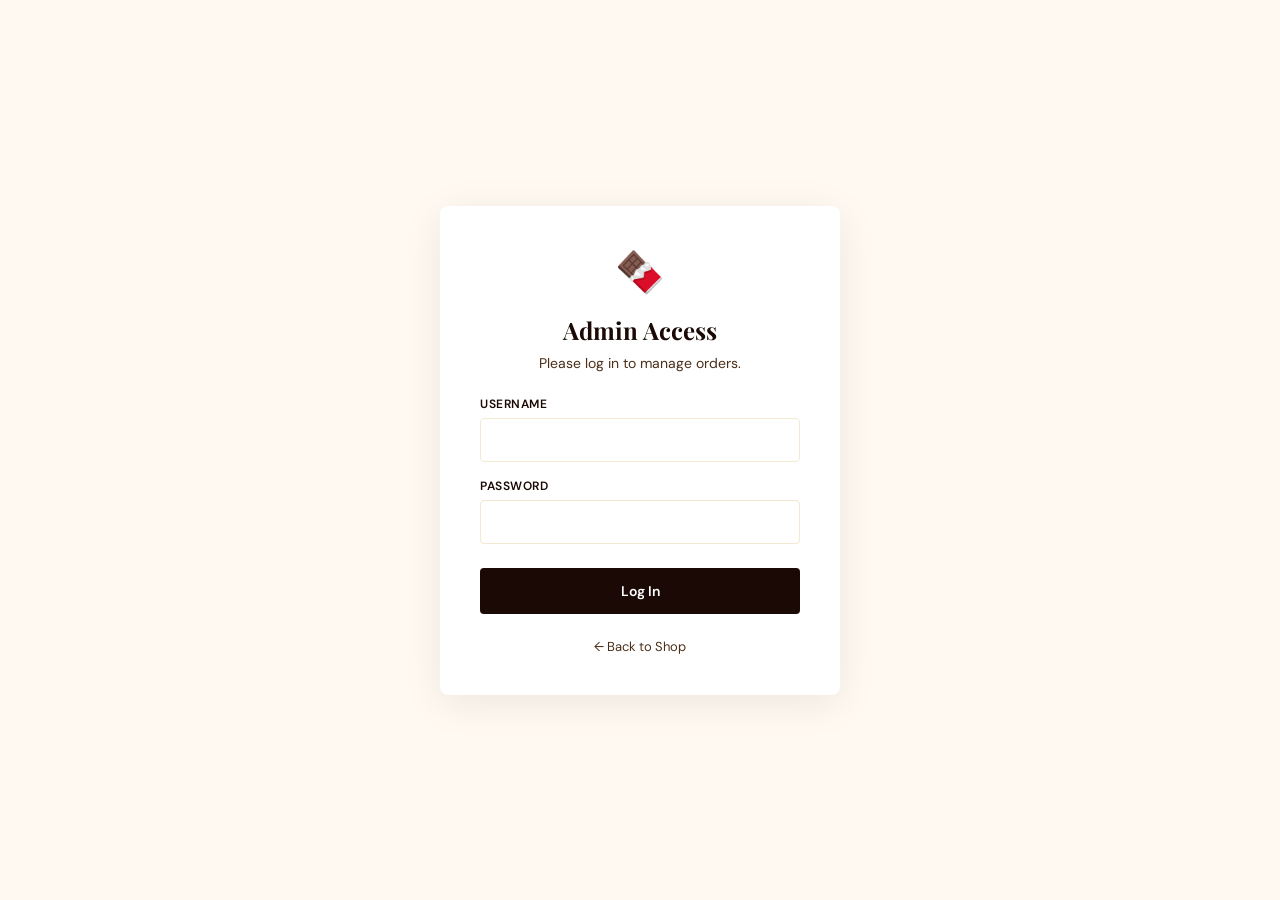
<file: public/admin-login.html>
<!DOCTYPE html>
<html lang="en">

<head>
    <meta charset="UTF-8">
    <meta name="viewport" content="width=device-width, initial-scale=1.0">
    <title>Admin Login — Brownie Bliss</title>
    <link rel="icon" type="image/png" href="assets/favicon.png">
    <link rel="stylesheet" href="style.css">
    <link
        href="https://fonts.googleapis.com/css2?family=Playfair+Display:wght@400;600;700&family=DM+Sans:wght@300;400;500;600&display=swap"
        rel="stylesheet">
    <script>
      if (sessionStorage.getItem('adminToken')) {
        window.location.replace('admin.html');
      }
    </script>
    <script>
  (function () {
    try {
      var t = localStorage.getItem('bb_theme') || 'light';
      if (t === 'dark') document.documentElement.classList.add('dark');
    } catch (_) {}
  })();
</script>
    <style>
        body {
            background: var(--cream);
            display: flex;
            align-items: center;
            justify-content: center;
            min-height: 100vh;
            margin: 0;
        }

        .login-box {
            background: var(--white);
            padding: 40px;
            border-radius: 8px;
            box-shadow: 0 8px 40px rgba(26, 9, 5, 0.08);
            width: 100%;
            max-width: 400px;
            text-align: center;
        }

        .login-box h2 {
            font-family: 'Playfair Display', serif;
            color: var(--brown-dark);
            margin-bottom: 8px;
        }

        .login-box p {
            color: var(--text-mid);
            font-size: 14px;
            margin-bottom: 24px;
        }

        .input-group {
            margin-bottom: 16px;
            text-align: left;
        }

        .input-group label {
            display: block;
            font-size: 12px;
            font-weight: 600;
            color: var(--brown-dark);
            margin-bottom: 6px;
            text-transform: uppercase;
            letter-spacing: 0.5px;
        }

        .input-group input {
            width: 100%;
            padding: 12px;
            border: 1px solid var(--cream-dark);
            border-radius: 4px;
            font-family: 'DM Sans', sans-serif;
            font-size: 14px;
            outline: none;
            transition: border-color 0.2s;
        }

        .input-group input:focus {
            border-color: var(--gold);
        }

        .login-btn {
            width: 100%;
            padding: 14px;
            background: var(--brown-dark);
            color: var(--white);
            border: none;
            border-radius: 4px;
            font-family: 'DM Sans', sans-serif;
            font-size: 14px;
            font-weight: 600;
            cursor: pointer;
            transition: background 0.2s;
            margin-top: 8px;
        }

        .login-btn:hover {
            background: var(--gold);
            color: var(--brown-dark);
        }

        .error-msg {
            color: var(--brand-red);
            font-size: 13px;
            margin-top: 12px;
            display: none;
        }
    </style>
</head>

<body>

    <div class="login-box">
        <div style="font-size: 40px; margin-bottom: 16px;">🍫</div>
        <h2>Admin Access</h2>
        <p>Please log in to manage orders.</p>

        <form id="loginForm">
            <div class="input-group">
                <label>Username</label>
                <input type="text" id="username" required>
            </div>
            <div class="input-group">
                <label>Password</label>
                <input type="password" id="password" required>
            </div>
            <button type="submit" class="login-btn">Log In</button>
            <div class="error-msg" id="errorMsg">Invalid username or password</div>
        </form>

        <div style="margin-top: 24px; font-size: 13px;">
            <a href="index.html" style="color: var(--text-mid); text-decoration: none;">&larr; Back to Shop</a>
        </div>
    </div>

    <script>
        document.getElementById('loginForm').addEventListener('submit', async function (e) {
            e.preventDefault();
            const u = document.getElementById('username').value.trim();
            const p = document.getElementById('password').value;
            const errorMsg = document.getElementById('errorMsg');

            errorMsg.style.display = 'none';

            try {
                const res = await fetch('/api/admin/login', {
                    method: 'POST',
                    headers: { 'Content-Type': 'application/json' },
                    body: JSON.stringify({ username: u, password: p })
                });

                const data = await res.json();
                if (!res.ok || !data.success) {
                    errorMsg.textContent = data.message || 'Invalid username or password';
                    errorMsg.style.display = 'block';
                    return;
                }

                sessionStorage.setItem('adminToken', data.token);
                sessionStorage.setItem('adminLoggedIn', 'true');
                window.location.replace('admin.html');
            } catch (err) {
                errorMsg.textContent = 'Login failed. Please try again.';
                errorMsg.style.display = 'block';
            }
        });
    </script>
</body>

</html>
</file>
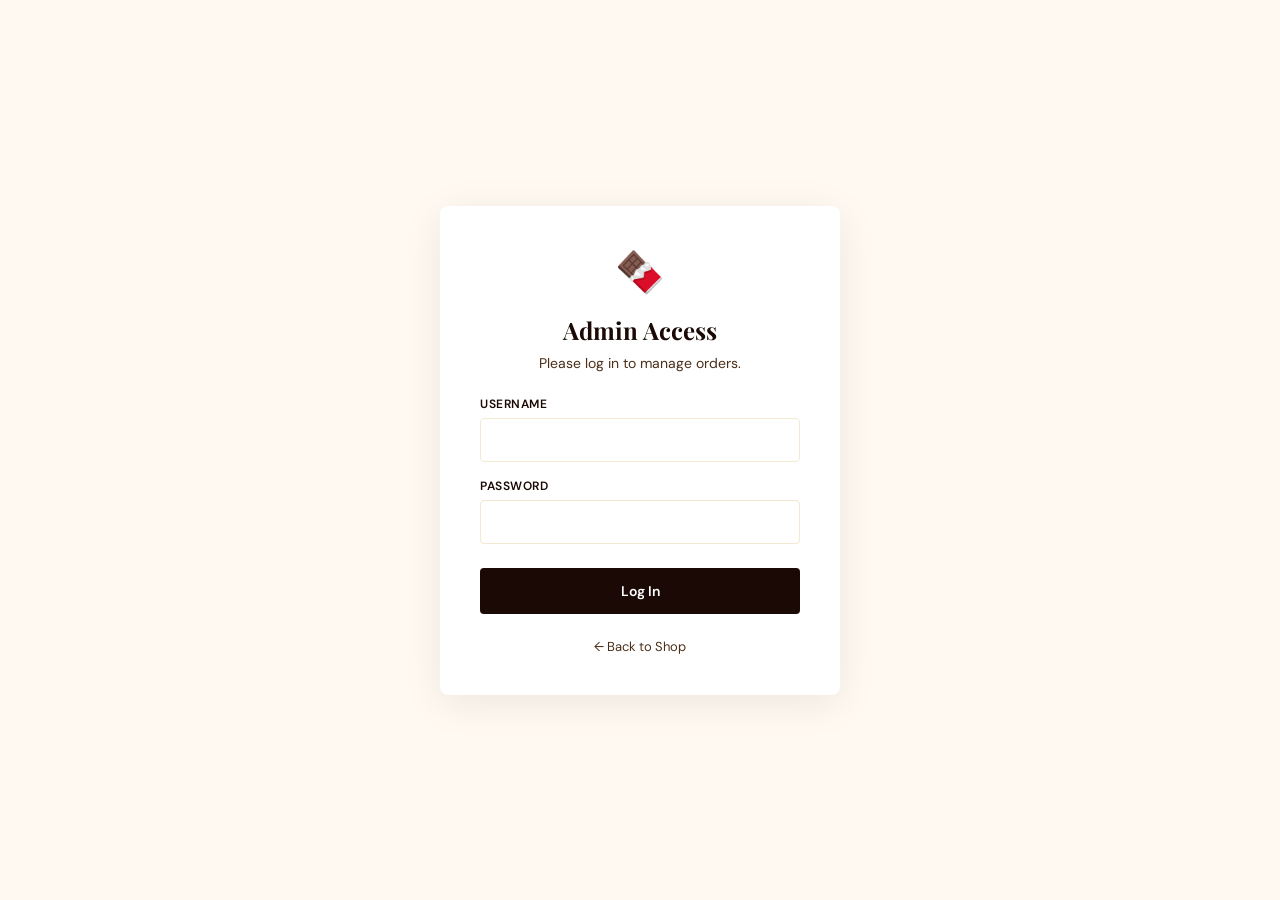
<file: public/admin.html>
<!DOCTYPE html>
<html lang="en">

<head>
  <meta charset="UTF-8">
  <meta name="viewport" content="width=device-width, initial-scale=1.0">
  <title>Admin Panel — Brownie Bliss</title>
  <link rel="stylesheet" href="style.css">
  <link
    href="https://fonts.googleapis.com/css2?family=Playfair+Display:wght@400;600;700&family=DM+Sans:wght@300;400;500;600&display=swap"
    rel="stylesheet">
  <script>
    if (sessionStorage.getItem('adminLoggedIn') !== 'true' || !sessionStorage.getItem('adminToken')) {
      window.location.href = 'admin-login.html';
    }
    function logoutAdmin() {
      sessionStorage.removeItem('adminLoggedIn');
      sessionStorage.removeItem('adminToken');
      window.location.href = 'admin-login.html';
    }
  </script>
  <script>
  (function () {
    try {
      var t = localStorage.getItem('bb_theme') || 'light';
      if (t === 'dark') document.documentElement.classList.add('dark');
    } catch (_) {}
  })();
</script>
</head>

<body class="admin-page">

  <!-- ADMIN NAV -->
  <nav class="admin-nav" style="display:flex;justify-content:space-between;align-items:center;">
    <div style="display:flex;align-items:center;gap:12px">
      <span style="font-size:24px">🍫</span>
      <div>
        <div class="brand-name" style="font-family:'Playfair Display',serif;display:flex;align-items:center;gap:8px;">
          Brownie Bliss
          <span class="admin-badge" style="margin:0;padding:2px 8px;font-size:10px;">ADMIN</span>
        </div>
        <div style="font-size:11px;opacity:0.6;letter-spacing:1px">Admin Panel</div>
      </div>
    </div>
    <div style="display:flex;align-items:center;gap:16px">
      <button onclick="toggleSidebar()"
        style="background:none;border:none;color:white;font-size:24px;cursor:pointer;line-height:1;">
        ☰
      </button>
    </div>
  </nav>

  <!-- SIDEBAR MENU -->
  <div class="sidebar-overlay" id="sidebarOverlay" onclick="toggleSidebar()"></div>
  <aside class="admin-sidebar" id="adminSidebar">
    <div class="sidebar-header">
      <div style="display:flex;align-items:center;gap:12px">
        <span style="font-size:24px">🍫</span>
        <div class="brand-name" style="font-family:'Playfair Display',serif;color:white;font-size:20px;">Menu</div>
      </div>
      <button onclick="toggleSidebar()"
        style="background:none;border:none;color:white;font-size:20px;cursor:pointer;">✕</button>
    </div>
    <div class="sidebar-links">
      <a href="index.html" class="sidebar-nav-btn" style="text-decoration:none;">← View Shop</a>
      <button onclick="switchTab('orders')" id="tabOrders" class="sidebar-nav-btn active">Orders</button>
      <button onclick="switchTab('products')" id="tabProducts" class="sidebar-nav-btn">Products & Pricing</button>
      <button onclick="refreshOrders()" class="sidebar-nav-btn">⟳ Refresh Data</button>
    </div>
    <div class="sidebar-footer">
      <button onclick="logoutAdmin()" class="sidebar-nav-btn" style="color:#e53e3e;">Logout</button>
    </div>
  </aside>

  <div class="admin-body">

    <!-- STATS -->
    <div id="ordersSection">
      <div class="stats-grid" id="statsGrid">
        <div class="stat-card">
          <div class="stat-label">Total Orders <span class="stat-icon">📋</span></div>
          <div class="stat-value" id="statTotal">—</div>
        </div>
        <div class="stat-card">
          <div class="stat-label">Pending Orders <span class="stat-icon">⏳</span></div>
          <div class="stat-value" id="statPending">—</div>
        </div>
        <div class="stat-card">
          <div class="stat-label">Confirmed / Paid <span class="stat-icon">✅</span></div>
          <div class="stat-value" id="statPaid">—</div>
        </div>
        <div class="stat-card">
          <div class="stat-label">Total Revenue <span class="stat-icon">💰</span></div>
          <div class="stat-value" id="statRevenue">—</div>
        </div>
      </div>

      <!-- ORDERS TABLE -->
      <div class="orders-panel">
        <div class="panel-head">
          <div class="panel-title-group">
            <h2>All Orders</h2>
            <button onclick="exportCSV()" class="btn-confirm btn-export">Export CSV</button>
          </div>
          <div class="orders-filter">
            <button class="of-btn active" onclick="filterOrders('all',this)">All</button>
            <button class="of-btn" onclick="filterOrders('pending',this)">⏳ Pending</button>
            <button class="of-btn" onclick="filterOrders('payment_confirmed',this)">✅ Payment Confirmed</button>
            <button class="of-btn" onclick="filterOrders('preparing',this)">👨‍🍳 Baking / Preparing</button>
            <button class="of-btn" onclick="filterOrders('out_for_delivery',this)">🚚 Out for Delivery</button>
            <button class="of-btn" onclick="filterOrders('completed',this)">Completed</button>
            <button class="of-btn" onclick="filterOrders('cancelled',this)">❌ Cancelled</button>
          </div>
        </div>
        <div class="table-container" style="overflow-x:auto">
          <table class="orders-table">
            <thead>
              <tr>
                <th>Order ID</th>
                <th>Customer</th>
                <th>Items</th>
                <th>Total</th>
                <th>Payment</th>
                <th>Order Status</th>
                <th>Date & Time</th>
                <th>Actions</th>
              </tr>
            </thead>
            <tbody id="ordersTableBody">
              <tr>
                <td colspan="8" style="text-align:center;padding:40px;color:#aaa;">Loading orders...</td>
              </tr>
            </tbody>
          </table>
        </div>
      </div>
    </div>

    <!-- PRODUCTS TABLE -->
    <div class="orders-panel" id="productsSection" style="display:none;">
      <div class="panel-head" style="display:flex;justify-content:space-between;align-items:center;">
        <h2>Products & Pricing</h2>
        <button onclick="openAddProductModal()" class="btn-confirm"
          style="padding:10px 20px; font-size:14px; border-radius:30px; background:var(--gold); color:var(--brown-dark);">+
          Add New Product</button>
      </div>
      <div style="overflow-x:auto">
        <table class="orders-table">
          <thead>
            <tr>
              <th>Image</th>
              <th>Name</th>
              <th>Category</th>
              <th>Price (₹)</th>
              <th>Actions</th>
            </tr>
          </thead>
          <tbody id="productsTableBody">
            <tr>
              <td colspan="5" style="text-align:center;padding:40px;color:#aaa;">Loading products...</td>
            </tr>
          </tbody>
        </table>
      </div>
    </div>

  </div>

  <!-- ORDER DETAIL MODAL -->
  <div class="detail-modal-overlay" id="detailOverlay">
    <div class="detail-modal">
      <div class="detail-modal-head">
        <div>
          <h3 id="detailOrderId">Order Details</h3>
          <div id="detailDate" style="font-size:12px;color:#888;margin-top:4px"></div>
        </div>
        <button onclick="closeDetail()"
          style="background:none;border:none;font-size:20px;cursor:pointer;color:#888">✕</button>
      </div>
      <div class="detail-modal-body" id="detailBody"></div>
      <div class="detail-modal-foot" id="detailFoot"></div>
    </div>
  </div>

  <!-- RECEIPT MODAL -->
  <div class="detail-modal-overlay" id="receiptOverlay">
    <div class="detail-modal">
      <div class="detail-modal-head">
        <h3>🧾 Order Receipt</h3>
        <div style="display:flex;gap:8px;align-items:center">
          <button onclick="printReceipt()"
            style="background:var(--brown);color:white;border:none;padding:7px 16px;border-radius:6px;font-size:13px;cursor:pointer;font-weight:600">🖨️
            Print</button>
          <button onclick="closeReceipt()"
            style="background:none;border:none;font-size:20px;cursor:pointer;color:#888">✕</button>
        </div>
      </div>
      <div class="detail-modal-body" id="receiptBody"></div>
    </div>
  </div>

  <!-- ADD PRODUCT MODAL -->
  <div class="detail-modal-overlay" id="addProductOverlay">
    <div class="detail-modal">
      <div class="detail-modal-head">
        <h3>➕ Add New Product</h3>
        <button onclick="closeAddProductModal()"
          style="background:none;border:none;font-size:24px;cursor:pointer;color:#888">✕</button>
      </div>
      <div class="detail-modal-body" style="padding:24px;">
        <div style="display:grid;gap:16px;">
          <div>
            <label
              style="display:block;font-size:12px;color:#888;margin-bottom:6px;text-transform:uppercase;letter-spacing:1px;">Product
              Type</label>
            <select id="newProdType"
              style="width:100%;padding:10px;border:1px solid #ddd;border-radius:6px;font-family:'DM Sans';">
              <option value="standard">Standard (Brownies, Cakes, etc.)</option>
              <option value="birthday">Birthday Cake Base</option>
            </select>
          </div>
          <div>
            <label
              style="display:block;font-size:12px;color:#888;margin-bottom:6px;text-transform:uppercase;letter-spacing:1px;">Product
              Name</label>
            <input type="text" id="newProdName" placeholder="e.g. Mint Choco Brownie"
              style="width:100%;padding:10px;border:1px solid #ddd;border-radius:6px;font-family:'DM Sans';">
          </div>
          <div id="categoryGroup">
            <label
              style="display:block;font-size:12px;color:#888;margin-bottom:6px;text-transform:uppercase;letter-spacing:1px;">Category</label>
            <select id="newProdCategory"
              style="width:100%;padding:10px;border:1px solid #ddd;border-radius:6px;font-family:'DM Sans';">
              <option value="cakes">Cakes</option>
              <option value="brownies" selected>Brownies</option>
              <option value="cookies">Cookies</option>
              <option value="desserts">Desserts</option>
            </select>
          </div>
          <div style="display:grid;grid-template-columns:1fr 1fr;gap:16px;">
            <div>
              <label
                style="display:block;font-size:12px;color:#888;margin-bottom:6px;text-transform:uppercase;letter-spacing:1px;">Price
                (₹)</label>
              <input type="number" id="newProdPrice" placeholder="0"
                style="width:100%;padding:10px;border:1px solid #ddd;border-radius:6px;font-family:'DM Sans';">
            </div>
            <div>
              <label
                style="display:block;font-size:12px;color:#888;margin-bottom:6px;text-transform:uppercase;letter-spacing:1px;">Emoji</label>
              <input type="text" id="newProdEmoji" placeholder="🍫"
                style="width:100%;padding:10px;border:1px solid #ddd;border-radius:6px;font-family:'DM Sans';">
            </div>
          </div>
          <div>
            <label
              style="display:block;font-size:12px;color:#888;margin-bottom:6px;text-transform:uppercase;letter-spacing:1px;">Image
              URL</label>
            <input type="text" id="newProdImg" placeholder="https://..."
              style="width:100%;padding:10px;border:1px solid #ddd;border-radius:6px;font-family:'DM Sans';">
          </div>
          <button onclick="submitNewProduct()" class="btn-confirm"
            style="margin-top:10px;padding:14px;font-size:14px;border-radius:6px;">Add Product to Menu</button>
        </div>
      </div>
    </div>
  </div>

  <!-- TOAST -->
  <div class="toast" id="toast"></div>

  <script>
    const API = '/api'; // Using relative path for better compatibility
    const adminToken = sessionStorage.getItem('adminToken');
    if (!adminToken) {
      window.location.href = 'admin-login.html';
    }

    function clearAdminSession() {
      sessionStorage.removeItem('adminLoggedIn');
      sessionStorage.removeItem('adminToken');
    }

    async function authFetch(url, options = {}) {
      const headers = { ...(options.headers || {}) };

      if (!headers.Authorization) {
        headers.Authorization = `Bearer ${adminToken}`;
      }

      const res = await fetch(url, { ...options, headers });

      if (res.status === 401 || res.status === 403) {
        clearAdminSession();
        window.location.replace('admin-login.html');
        throw new Error('Session expired. Redirecting to login.');
      }

      return res;
    }
    let allOrders = [];
    let currentFilter = 'all';
    let allProducts = [];

    const statusLabels = {
      pending: '⏳ Pending',
      payment_confirmed: '✅ Payment Confirmed',
      preparing: '👨‍🍳 Baking / Preparing',
      out_for_delivery: '🚚 Out for Delivery',
      completed: 'Completed',
      cancelled: '❌ Cancelled',
      confirmed: '✅ Payment Confirmed',
      delivered: 'Completed'
    };

    function getStatusLabel(status) {
      return statusLabels[status] || status;
    }

    // ─── SIDEBAR & TAB SWITCHING ───────────────────────────────────────────────────
    function toggleSidebar() {
      document.getElementById('adminSidebar').classList.toggle('open');
      document.getElementById('sidebarOverlay').classList.toggle('open');
    }

    function switchTab(tab) {
      if (tab === 'orders') {
        document.getElementById('ordersSection').style.display = 'block';
        document.getElementById('productsSection').style.display = 'none';
        document.getElementById('tabOrders').classList.add('active');
        document.getElementById('tabProducts').classList.remove('active');
        loadOrders();
        loadStats();
      } else {
        document.getElementById('ordersSection').style.display = 'none';
        document.getElementById('productsSection').style.display = 'block';
        document.getElementById('tabProducts').classList.add('active');
        document.getElementById('tabOrders').classList.remove('active');
        loadProducts();
      }

      // Close sidebar after switching tabs on mobile/desktop
      document.getElementById('adminSidebar').classList.remove('open');
      document.getElementById('sidebarOverlay').classList.remove('open');
    }

    // ─── LOAD STATS ────────────────────────────────────────────────────────────────
    async function loadStats() {
      try {
        const res = await authFetch(`${API}/stats`);
        const data = await res.json();
        if (data.success) {
          const s = data.stats;
          document.getElementById('statTotal').textContent = s.total_orders || 0;
          document.getElementById('statPending').textContent = s.pending_orders || 0;
          document.getElementById('statPaid').textContent = s.paid_orders || 0;
          document.getElementById('statRevenue').textContent = `₹${(s.total_revenue || 0).toLocaleString('en-IN')}`;
        }
      } catch (e) { console.error(e); }
    }

    // ─── LOAD ORDERS ───────────────────────────────────────────────────────────────
    async function loadOrders() {
      try {
        const res = await authFetch(`${API}/orders`);
        const data = await res.json();
        if (data.success) {
          allOrders = data.orders;
          renderOrders(currentFilter);
        }
      } catch (e) {
        document.getElementById('ordersTableBody').innerHTML =
          '<tr><td colspan="8" style="text-align:center;padding:40px;color:#e53e3e">⚠️ Cannot connect to server. Make sure the backend is running.</td></tr>';
      }
    }

    function refreshOrders() {
      loadStats();
      loadOrders();
      showToast('Refreshed!');
    }

    function filterOrders(filter, el) {
      currentFilter = filter;
      document.querySelectorAll('.of-btn').forEach(b => b.classList.remove('active'));
      el.classList.add('active');
      renderOrders(filter);
    }

    function renderOrders(filter) {
      let orders = allOrders;
      if (filter !== 'all') {
        orders = allOrders.filter(o => o.status === filter || o.payment_status === filter);
      }

      const tbody = document.getElementById('ordersTableBody');
      if (orders.length === 0) {
        tbody.innerHTML = `<tr><td colspan="8" style="text-align:center;padding:40px;color:#aaa">No orders found</td></tr>`;
        return;
      }

      tbody.innerHTML = orders.map(o => {
        const items = Array.isArray(o.items) ? o.items : JSON.parse(o.items || '[]');
        const itemsSummary = items.map(i => `${i.emoji || '🍫'}${i.name} ×${i.qty}`).join(', ');
        const dt = new Date(o.created_at);
        const dateStr = dt.toLocaleDateString('en-IN', { day: '2-digit', month: 'short', year: 'numeric' });
        const timeStr = dt.toLocaleTimeString('en-IN', { hour: '2-digit', minute: '2-digit' });

        return `<tr>
      <td><div class="order-id">${o.order_id}</div></td>
      <td>
        <div class="customer-name">${o.customer_name}</div>
        <div class="customer-phone">📱 +91 ${o.phone}</div>
      </td>
      <td style="font-size:12px;max-width:200px;white-space:nowrap;overflow:hidden;text-overflow:ellipsis">${itemsSummary}</td>
      <td style="font-weight:700;color:var(--brown-light)">₹${o.total.toLocaleString('en-IN')}</td>
      <td><span class="status-pill ${o.payment_status === 'paid' ? 'pay-paid' : 'pay-unpaid'}">${o.payment_status === 'paid' ? '✅ Paid' : '⏳ Unpaid'}</span></td>
      <td>
        <select class="status-select" onchange="updateStatus('${o.order_id}',this.value)" 
          style="font-size:12px;padding:4px 8px;border:1px solid #ddd;border-radius:6px;cursor:pointer">
          <option value="pending" ${o.status === 'pending' ? 'selected' : ''}>⏳ Pending</option>
          <option value="payment_confirmed" ${o.status === 'payment_confirmed' || o.status === 'confirmed' ? 'selected' : ''}>✅ Payment Confirmed</option>
          <option value="preparing" ${o.status === 'preparing' ? 'selected' : ''}>👨‍🍳 Baking / Preparing</option>
          <option value="out_for_delivery" ${o.status === 'out_for_delivery' ? 'selected' : ''}>🚚 Out for Delivery</option>
          <option value="completed" ${o.status === 'completed' || o.status === 'delivered' ? 'selected' : ''}>Completed</option>
          <option value="cancelled" ${o.status === 'cancelled' ? 'selected' : ''}>❌ Cancelled</option>
        </select>
      </td>
      <td style="font-size:12px;color:#888">${dateStr}<br>${timeStr}</td>
      <td>
        <div class="action-row">
          ${o.payment_status !== 'paid' && o.status !== 'cancelled' ? `<button class="btn-confirm" onclick="confirmPayment('${o.order_id}')">✅ Confirm Payment</button>` : o.payment_status === 'paid' ? `<button class="btn-view" onclick="viewReceipt('${o.order_id}')">🧾 Receipt</button>` : ''}
          <button class="btn-view" onclick="viewOrder('${o.order_id}')">👁 View</button>
          ${o.status !== 'cancelled' && o.status !== 'completed' && o.status !== 'delivered' ? `<button class="btn-view" onclick="cancelOrder('${o.order_id}')" style="background:#dc3545;color:white;border:none">❌ Cancel</button>` : ''}
        </div>
      </td>
    </tr>`;
      }).join('');
    }

    // ─── CONFIRM PAYMENT ───────────────────────────────────────────────────────────
    async function confirmPayment(orderId) {
      if (!confirm(`Confirm payment received for order ${orderId}?`)) return;

      try {
        const res = await authFetch(`${API}/orders/${orderId}/confirm-payment`, {
          method: 'PATCH',
          headers: { 'Content-Type': 'application/json' },
          body: JSON.stringify({ notes: 'Payment confirmed via WhatsApp' })
        });
        const data = await res.json();
        if (data.success) {
          showToast('✅ Payment confirmed!');
          loadStats();
          loadOrders();
          // Ask to view receipt
          setTimeout(() => {
            if (confirm('Payment confirmed! 🎉\nGenerate receipt for customer?')) {
              viewReceipt(orderId);
            }
          }, 500);
        }
      } catch (e) {
        showToast('Error confirming payment');
      }
    }

    // ─── UPDATE STATUS ─────────────────────────────────────────────────────────────
    async function updateStatus(orderId, status) {
      try {
        await authFetch(`${API}/orders/${orderId}/status`, {
          method: 'PATCH',
          headers: { 'Content-Type': 'application/json' },
          body: JSON.stringify({ status })
        });
        showToast(`Status updated to "${getStatusLabel(status)}"`);
        loadOrders();
      } catch (e) {
        showToast('Error updating status');
      }
    }

    // ─── CANCEL ORDER ─────────────────────────────────────────────────────────────
    async function cancelOrder(orderId) {
      if (!confirm(`Are you sure you want to cancel order ${orderId}?`)) return;
      try {
        const res = await authFetch(`${API}/orders/${orderId}/status`, {
          method: 'PATCH',
          headers: { 'Content-Type': 'application/json' },
          body: JSON.stringify({ status: 'cancelled' })
        });
        const data = await res.json();
        if (data.success) {
          showToast('❌ Order cancelled');
          loadOrders();
        }
      } catch (e) {
        showToast('Error cancelling order');
      }
    }

    // ─── VIEW ORDER DETAIL ─────────────────────────────────────────────────────────
    function viewOrder(orderId) {
      const order = allOrders.find(o => o.order_id === orderId);
      if (!order) return;

      const items = Array.isArray(order.items) ? order.items : JSON.parse(order.items || '[]');
      const dt = new Date(order.created_at);

      document.getElementById('detailOrderId').textContent = `Order: ${order.order_id}`;
      document.getElementById('detailDate').textContent = dt.toLocaleString('en-IN', { dateStyle: 'full', timeStyle: 'short' });

      document.getElementById('detailBody').innerHTML = `
    <div class="info-grid">
      <div class="info-item"><label>Customer Name</label><span>${order.customer_name}</span></div>
      <div class="info-item"><label>Phone</label><span>+91 ${order.phone}</span></div>
      <div class="info-item" style="grid-column:span 2"><label>Delivery Address</label><span>${order.address}, ${order.city} - ${order.pincode}</span></div>
      <div class="info-item"><label>Payment</label><span class="status-pill ${order.payment_status === 'paid' ? 'pay-paid' : 'pay-unpaid'}" style="font-size:12px">${order.payment_status === 'paid' ? '✅ Paid' : '⏳ Unpaid'}</span></div>
      <div class="info-item"><label>Order Status</label><span>${getStatusLabel(order.status)}</span></div>
      ${order.confirmed_at ? `<div class="info-item" style="grid-column:span 2"><label>Confirmed At</label><span>${new Date(order.confirmed_at).toLocaleString('en-IN')}</span></div>` : ''}
    </div>
    <div class="items-list">
      <h4>Items Ordered</h4>
      ${items.map(i => `<div class="item-row"><span>${i.emoji || '🍫'} ${i.name} × ${i.qty}</span><span>₹${i.price * i.qty}</span></div>`).join('')}
      <div class="items-total"><span>Total</span><span>₹${order.total.toLocaleString('en-IN')}</span></div>
    </div>
  `;

      document.getElementById('detailFoot').innerHTML = order.payment_status !== 'paid'
        ? `<button class="btn-confirm" style="width:100%;padding:12px;font-size:14px" onclick="confirmPayment('${order.order_id}');closeDetail()">✅ Confirm Payment Received</button>`
        : `<button class="btn-view" style="width:100%;padding:12px;font-size:14px" onclick="closeDetail();viewReceipt('${order.order_id}')">🧾 Generate Receipt</button>`;

      document.getElementById('detailOverlay').classList.add('open');
    }

    function closeDetail() { document.getElementById('detailOverlay').classList.remove('open'); }

    // ─── RECEIPT ───────────────────────────────────────────────────────────────────
    function viewReceipt(orderId) {
      const order = allOrders.find(o => o.order_id === orderId);
      if (!order) return;

      const items = Array.isArray(order.items) ? order.items : JSON.parse(order.items || '[]');
      const orderDate = new Date(order.created_at).toLocaleDateString('en-IN', { day: '2-digit', month: 'long', year: 'numeric' });
      const confirmedDate = order.confirmed_at ? new Date(order.confirmed_at).toLocaleString('en-IN', { dateStyle: 'medium', timeStyle: 'short' }) : '—';
      const isPaid = order.payment_status === 'paid';

      document.getElementById('receiptBody').innerHTML = `
    <div class="receipt-container">
      <div class="receipt-head">
        <div style="font-size:36px;margin-bottom:8px">🍫</div>
        <h2>Brownie Bliss</h2>
        <p>Premium Bakery Receipt</p>
      </div>
      <div class="receipt-body">
        <div class="receipt-row"><span>Receipt No.</span><strong>${order.order_id}</strong></div>
        <div class="receipt-row"><span>Date</span><strong>${orderDate}</strong></div>
        <hr class="receipt-divider">
        <div class="receipt-row"><span>Customer</span><strong>${order.customer_name}</strong></div>
        <div class="receipt-row"><span>Phone</span><strong>+91 ${order.phone}</strong></div>
        <div class="receipt-row"><span>Delivery Address</span><strong>${order.address}, ${order.city} - ${order.pincode}</strong></div>
        <div class="receipt-row"><span>Order Status</span><strong>${getStatusLabel(order.status)}</strong></div>
        <hr class="receipt-divider">
        ${items.map(i => `
          <div class="receipt-row">
            <span>${i.emoji || '🍫'} ${i.name} × ${i.qty}</span>
            <strong>₹${(i.price * i.qty).toLocaleString('en-IN')}</strong>
          </div>
        `).join('')}
        <div class="receipt-row total"><span>TOTAL AMOUNT</span><strong>₹${order.total.toLocaleString('en-IN')}</strong></div>
        <hr class="receipt-divider">
        <div class="receipt-row"><span>Payment Status</span><strong style="color:${isPaid ? '#198754' : '#b7791f'}">${isPaid ? '✅ PAID' : '⏳ UNPAID'}</strong></div>
        <div class="receipt-row"><span>Payment Confirmed</span><strong>${confirmedDate}</strong></div>
        ${isPaid ? `<div style="text-align:center;margin-top:16px">
          <div class="receipt-stamp">PAID</div>
        </div>` : ''}
      </div>
      <div class="receipt-foot">
        Thank you for choosing Brownie Bliss! 🍫<br>
        We hope you enjoy every bite. See you again!<br>
        <span style="opacity:0.5;font-size:11px">contact@browniebliss.in · +91 98765 43210</span>
      </div>
    </div>
  `;

      document.getElementById('receiptOverlay').classList.add('open');
    }

    function closeReceipt() { document.getElementById('receiptOverlay').classList.remove('open'); }

    function printReceipt() {
      const content = document.getElementById('receiptBody').innerHTML;
      const win = window.open('', '_blank', 'width=560,height=800');
      win.document.write(`
    <!DOCTYPE html>
    <html>
    <head>
      <title>Receipt — Brownie Bliss</title>
      <link href="https://fonts.googleapis.com/css2?family=Playfair+Display:wght@400;700&family=DM+Sans:wght@400;600&display=swap" rel="stylesheet">
      <link rel="stylesheet" href="style.css">
      <style>
        body{background:white;padding:20px}
        .print-action{display:block;margin:16px auto;padding:10px 24px;background:#3b1a08;color:white;border:none;border-radius:6px;cursor:pointer;font-size:14px;font-weight:600}
        @media print{.no-print,.print-action{display:none!important}body{padding:0}.receipt-container{box-shadow:none!important}}
      </style>
    </head>
    <body>${content}<br><button class="print-action" onclick="window.print()">🖨️ Print Receipt</button></body>
    </html>
  `);
      win.document.close();
    }

    //export csv for orders
    async function exportCSV() {
      try {
        const res = await authFetch(`${API}/orders`);
        const data = await res.json();
        if (data.success) {
          // Just extracting the array of data
          const ordersDataArray = data.orders.map(o => ({
            orderId: o.order_id,
            date: o.created_at,
            price: o.total,
            customer: o.customer_name,
            phone: o.phone,
            items: o.items,
            status: o.status,
            payment_status: o.payment_status
          }));
          let csv = `Order ID,Date,Price,Customer,Phone,Items,Status,Payment Status\n`;
          ordersDataArray.forEach((order) => {
            const itemsList = typeof order.items === 'string' ? JSON.parse(order.items) : order.items;
            const itemsStr = `"${itemsList.map(i => `${i.name} x${i.qty}`).join(', ')}"`;
            csv += `${order.orderId},${order.date},${order.price},${order.customer},${order.phone},${itemsStr},${order.status},${order.payment_status}\n`;
          });

          //create blob
          const blob = new Blob([csv], { type: "text/csv" });
          //create download link
          const url = window.URL.createObjectURL(blob);
          const a = document.createElement("a");
          a.href = url;
          a.download = "orders.csv";

          document.body.appendChild(a);
          a.click();
          document.body.removeChild(a);
          window.URL.revokeObjectURL(url);
          return ordersDataArray;
        }
      } catch (e) {
        console.error('Error fetching orders for export', e);
      }
    }


    // ─── PRODUCTS ──────────────────────────────────────────────────────────────────
    async function loadProducts() {
      try {
        const res = await authFetch(`${API}/products`);
        const data = await res.json();
        if (data.success) {
          allProducts = data.products;
          renderProducts();
        }
      } catch (e) {
        document.getElementById('productsTableBody').innerHTML =
          '<tr><td colspan="5" style="text-align:center;padding:40px;color:#e53e3e">⚠️ Cannot load products.</td></tr>';
      }
    }

    function renderProducts() {
      const tbody = document.getElementById('productsTableBody');
      if (allProducts.length === 0) {
        tbody.innerHTML = `<tr><td colspan="5" style="text-align:center;padding:40px;color:#aaa">No products found</td></tr>`;
        return;
      }

      tbody.innerHTML = allProducts.map(p => `
        <tr>
          <td>
            <div>
              <img src="${p.img}" alt="${p.name}" style="width:50px;height:50px;object-fit:cover;border-radius:4px;">
            </div>
          </td>
          <td style="font-weight:600;color:var(--brown-dark)">
            <div id="name_view_${p._id}">
              ${p.emoji || ''} ${p.name}
              <button onclick="toggleEditProduct('${p._id}')" class="btn-outline" style="padding:2px 6px;font-size:10px;margin-left:8px;border:1px solid #ddd;">✎</button>
            </div>
            <div id="name_edit_${p._id}" style="display:none;">
              <input type="text" id="input_name_${p._id}" value="${p.name}" style="width:140px;padding:6px;border:1px solid #ddd;border-radius:4px;font-family:'DM Sans';font-size:12px;">
            </div>
          </td>
          <td style="text-transform:uppercase;font-size:12px;letter-spacing:1px;color:#888;">${p.type === 'birthday' ? 'Birthday Cake' : p.category}</td>
          <td>
            <div style="display:flex;align-items:center;gap:4px;">
              <span style="color:#888;font-size:14px;">₹</span>
              <input type="number" id="price_${p._id}" value="${p.price}" style="width:80px;padding:6px;border:1px solid #ddd;border-radius:4px;font-family:'DM Sans';font-weight:600;">
            </div>
          </td>
          <td>
            <div style="display:flex;align-items:center;gap:8px;">
              <button onclick="saveProduct('${p._id}')" class="btn-confirm" style="padding:6px 14px;font-size:12px;">Save</button>
              <button onclick="deleteProduct('${p._id}')" style="background:#dc3545;color:white;padding:6px 14px;border:none;border-radius:6px;cursor:pointer;font-family:'DM Sans';font-size:12px;font-weight:600;" title="Delete Product">🗑️</button>
            </div>
          </td>
        </tr>
      `).join('');
    }

    function toggleEditProduct(id) {
      const nameView = document.getElementById(`name_view_${id}`);
      const nameEdit = document.getElementById(`name_edit_${id}`);

      const isEditing = nameEdit.style.display === 'block';

      if (isEditing) {
        nameView.style.display = 'block';
        nameEdit.style.display = 'none';
      } else {
        nameView.style.display = 'none';
        nameEdit.style.display = 'block';
      }
    }

    async function saveProduct(id) {
      const priceInput = document.getElementById(`price_${id}`);
      const newPrice = Number(priceInput.value);

      const payload = { price: newPrice };

      // Optional fields if they are being displayed/edited
      const nameInput = document.getElementById(`input_name_${id}`);
      if (nameInput) payload.name = nameInput.value;

      if (isNaN(newPrice) || newPrice < 0) {
        showToast('Invalid price');
        return;
      }

      try {
        const res = await authFetch(`${API}/products/${id}`, {
          method: 'PATCH',
          headers: { 'Content-Type': 'application/json' },
          body: JSON.stringify(payload)
        });
        const data = await res.json();
        if (data.success) {
          showToast('✅ Price updated!');
          loadProducts(); // Refresh the list
        } else {
          showToast('Failed to update price');
        }
      } catch (e) {
        showToast('Error updating details');
      }
    }

    async function deleteProduct(id) {
      if (!id) return showToast('Invalid Product ID');
      if (!confirm('Are you sure you want to permanently delete this product?')) return;

      try {
        console.log(`Frontend: Requesting delete for ${id}`);
        const res = await authFetch(`${API}/products/${id}`, {
          method: 'DELETE',
          headers: { 'Content-Type': 'application/json' }
        });
        const data = await res.json();
        if (data.success) {
          showToast('🗑️ Product deleted');
          loadProducts(); // refresh table
        } else {
          showToast('Failed: ' + (data.message || 'Unknown error'));
        }
      } catch (e) {
        console.error('Delete error:', e);
        showToast('Error deleting product. Check console.');
      }
    }

    // ─── ADD PRODUCT ─────────────────────────────────────────────────────────────
    function openAddProductModal() {
      document.getElementById('addProductOverlay').classList.add('open');
    }

    function closeAddProductModal() {
      document.getElementById('addProductOverlay').classList.remove('open');
    }

    async function submitNewProduct() {
      const type = document.getElementById('newProdType').value;
      const name = document.getElementById('newProdName').value;
      const category = document.getElementById('newProdCategory').value;
      const price = Number(document.getElementById('newProdPrice').value);
      const emoji = document.getElementById('newProdEmoji').value;
      const img = document.getElementById('newProdImg').value;

      if (!name || isNaN(price) || price < 0) {
        showToast('Please fill in required fields correctly');
        return;
      }

      try {
        const res = await authFetch(`${API}/products`, {
          method: 'POST',
          headers: { 'Content-Type': 'application/json' },
          body: JSON.stringify({ type, name, category: type === 'birthday' ? 'cakes' : category, price, emoji, img })
        });
        const data = await res.json();
        if (data.success) {
          showToast('✅ Product added successfully!');
          closeAddProductModal();
          // Reset form
          document.getElementById('newProdName').value = '';
          document.getElementById('newProdPrice').value = '';
          document.getElementById('newProdImg').value = '';
          loadProducts(); // refresh table
        } else {
          showToast('Failed to add product');
        }
      } catch (e) {
        showToast('Error adding product');
      }
    }

    // ─── TOAST ─────────────────────────────────────────────────────────────────────
    function showToast(msg) {
      const t = document.getElementById('toast');
      t.textContent = msg;
      t.classList.add('show');
      setTimeout(() => t.classList.remove('show'), 3000);
    }

    // ─── INIT ──────────────────────────────────────────────────────────────────────
    loadStats();
    loadOrders();

    // Auto refresh every 30 seconds
    setInterval(() => { loadStats(); loadOrders(); }, 30000);
  </script>
  <div id="bb-cursor"></div>
  <script>
    /* =========================================
   BROWNIE BLISS ANIMATED CURSOR
========================================= */

const bbCursor = document.getElementById("bb-cursor");

let mouseX = 0;
let mouseY = 0;

let currentX = 0;
let currentY = 0;

/* Track Mouse */

document.addEventListener("mousemove", (e) => {
  mouseX = e.clientX;
  mouseY = e.clientY;
});

/* Smooth Cursor Animation */

function animateCursor() {
  currentX += (mouseX - currentX) * 0.15;
  currentY += (mouseY - currentY) * 0.15;

  bbCursor.style.left = currentX + "px";
  bbCursor.style.top = currentY + "px";

  requestAnimationFrame(animateCursor);
}

animateCursor();

/* Hover Effect */

document.querySelectorAll(
  "a, button, input, textarea, select, .hero-card, .review-card"
).forEach((el) => {

  el.addEventListener("mouseenter", () => {
    bbCursor.classList.add("hover");
  });

  el.addEventListener("mouseleave", () => {
    bbCursor.classList.remove("hover");
  });

});

/* Scroll Animation */

let scrollTimer;

window.addEventListener("scroll", () => {

  bbCursor.classList.add("scroll-glow");

  clearTimeout(scrollTimer);

  scrollTimer = setTimeout(() => {
    bbCursor.classList.remove("scroll-glow");
  }, 180);

});

/* Hide when mouse leaves window */

document.addEventListener("mouseleave", () => {
  bbCursor.style.opacity = "0";
});

document.addEventListener("mouseenter", () => {
  bbCursor.style.opacity = "1";
});
  </script>
</body>

</html>
</file>
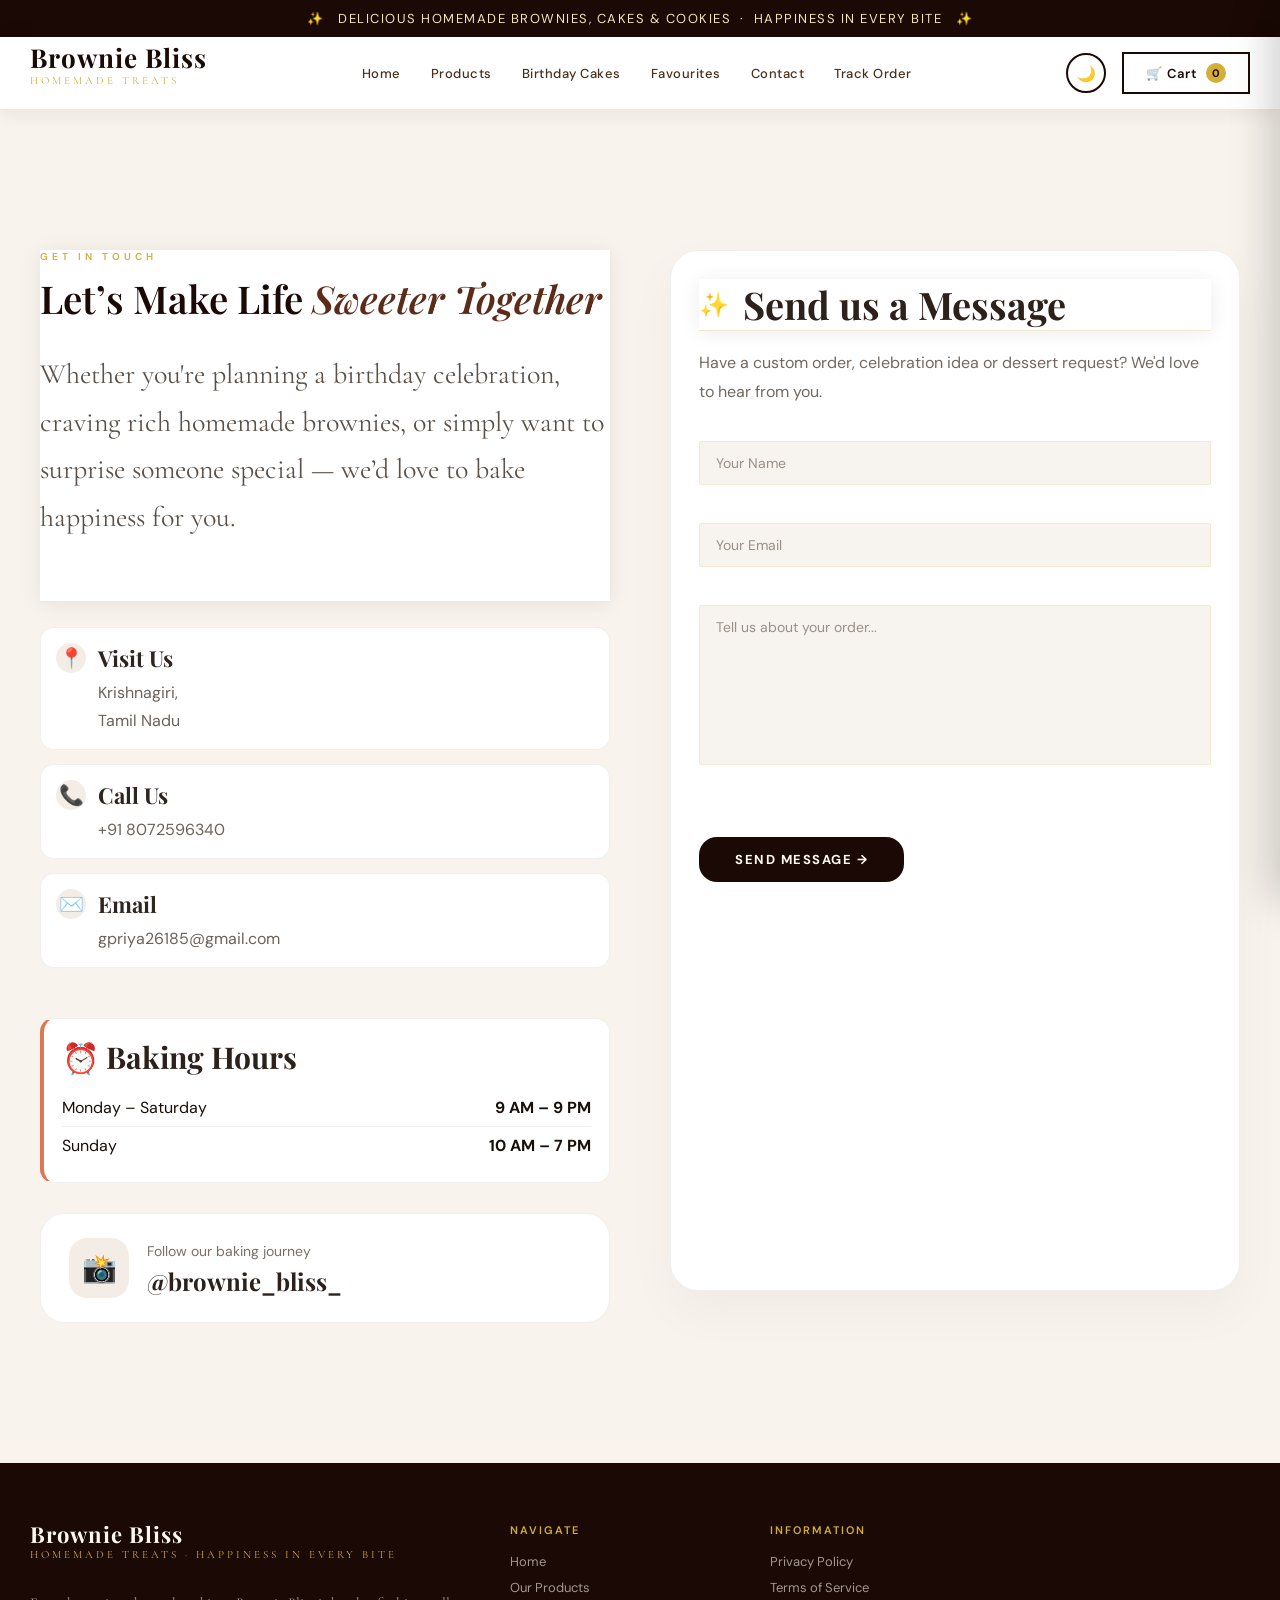
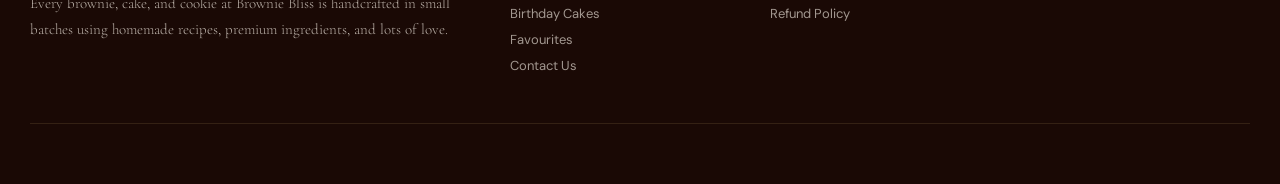
<file: public/contact.html>
<!doctype html>
<html lang="en">
  <head>
    <meta charset="UTF-8" />
    <meta name="viewport" content="width=device-width, initial-scale=1.0" />
    <title>Contact Us — Brownie Bliss Patisserie</title>
    <link rel="icon" type="image/png" href="assets/favicon.png" />

    <link
      href="https://fonts.googleapis.com/css2?family=Playfair+Display:ital,wght@0,400;0,600;0,700;1,400&family=Cormorant+Garamond:wght@300;400;500&family=DM+Sans:wght@300;400;500&display=swap"
      rel="stylesheet"
    />

    <link rel="stylesheet" href="style.css" />

    <!-- Theme init -->
    <script>
      (function () {
        try {
          var t = localStorage.getItem("bb_theme") || "light";
          if (t === "dark") document.documentElement.classList.add("dark");
        } catch (_) {}
      })();
    </script>
  </head>

  <body>
    <!-- ANNOUNCEMENT -->
    <div class="announcement">
      ✨ &nbsp; DELICIOUS HOMEMADE BROWNIES, CAKES & COOKIES &nbsp;·&nbsp;
      HAPPINESS IN EVERY BITE &nbsp; ✨
    </div>

    <!-- HEADER -->
    <header>
      <div class="header-inner">
        <button class="menu-toggle" onclick="toggleMenu()">☰</button>

        <a href="index.html" class="logo">
          <span class="logo-name">Brownie Bliss</span>
          <span class="logo-sub">Homemade Treats</span>
        </a>

        <nav>
          <a href="index.html#home">Home</a>
          <a href="index.html#products">Products</a>
          <a href="index.html#birthday">Birthday Cakes</a>
          <a href="favourites.html"
            >Favourites
            <span class="nav-count" data-favourites-count style="display: none"
              >0</span
            ></a
          >
          <a href="index.html#contact">Contact</a>
          <a href="track.html">Track Order</a>
        </nav>

        <div class="header-actions">
          <button
            id="themeToggleBtn"
            class="theme-toggle-btn"
            onclick="toggleTheme()"
          >
            <span id="themeIcon">🌙</span>
          </button>

          <button class="cart-btn" onclick="openCart()">
            🛒 Cart <span class="cart-count" id="cartBadge">0</span>
          </button>
        </div>
      </div>
    </header>

    <!-- MOBILE MENU -->
    <div class="mobile-menu" id="mobileMenu">
      <a href="index.html#home">Home</a>
      <a href="index.html#products">Products</a>
      <a href="index.html#birthday">Birthday Cakes</a>
      <a href="favourites.html">Favourites</a>
      <a href="index.html#contact">Contact</a>
      <a href="track.html">Track Order</a>
    </div>

    <!-- CONTACT SECTION -->
    <section class="contact-page">
      <div class="contact-bg"></div>

      <div class="contact-inner">
        <!-- LEFT SIDE -->
        <div class="contact-left">
          <!-- HEADER WRAP (fix spacing + hierarchy) -->
          <header class="contact-header">
            <span class="section-label">Get In Touch</span>

            <h2 class="section-title">
              Let’s Make Life <em>Sweeter Together</em>
            </h2>

            <p class="contact-desc">
              Whether you're planning a birthday celebration, craving rich
              homemade brownies, or simply want to surprise someone special —
              we’d love to bake happiness for you.
            </p>
          </header>

          <!-- CONTACT INFO -->
          <section class="contact-info-grid">
            <div class="contact-info-card">
              <div class="contact-icon">📍</div>
              <div>
                <h4>Visit Us</h4>
                <p>Krishnagiri,<br />Tamil Nadu</p>
              </div>
            </div>

            <div class="contact-info-card">
              <div class="contact-icon">📞</div>
              <div>
                <h4>Call Us</h4>
                <a href="tel:08072596340">+91 8072596340</a>
              </div>
            </div>

            <div class="contact-info-card">
              <div class="contact-icon">✉️</div>
              <div>
                <h4>Email</h4>
                <a href="mailto:gpriya26185@gmail.com">gpriya26185@gmail.com</a>
              </div>
            </div>
          </section>

          <!-- HOURS -->
          <section class="hours-card">
            <h3>⏰ Baking Hours</h3>

            <div class="hour-row">
              <span>Monday – Saturday</span>
              <strong>9 AM – 9 PM</strong>
            </div>

            <div class="hour-row">
              <span>Sunday</span>
              <strong>10 AM – 7 PM</strong>
            </div>
          </section>

          <!-- INSTAGRAM -->
          <a
            href="https://instagram.com/brownie_bliss_"
            target="_blank"
            class="insta-box contact-social"
          >
            <div class="insta-icon">📸</div>
            <div>
              <span>Follow our baking journey</span>
              <h4>@brownie_bliss_</h4>
            </div>
          </a>
        </div>

        <!-- RIGHT SIDE -->
        <div class="contact-form-box">
          <header class="form-top">
            <span>✨</span>
            <h3>Send us a Message</h3>
          </header>

          <p class="form-desc">
            Have a custom order, celebration idea or dessert request? We'd love
            to hear from you.
          </p>

          <!-- FORM -->
          <form
            class="contact-form"
            onsubmit="
              event.preventDefault();
              showToast('Thanks! We\'ll get back to you soon 🍫');
              this.reset();
            "
          >
            <div class="form-group">
              <input type="text" placeholder="Your Name" required />
            </div>

            <div class="form-group">
              <input type="email" placeholder="Your Email" required />
            </div>

            <div class="form-group">
              <textarea
                id="contactMessage"
                placeholder="Tell us about your order..."
                required
                class="form-input"
              ></textarea>
              <span class="error-message" id="messageError"></span>
            </div>

            <div class="form-actions">
              <button type="submit" class="hero-cta" id="submitBtn">Send Message →</button>
            </div>
          </form>

          <div class="map-box">

          <!-- MAP -->
          <section class="map-box contact-map">
            <iframe
              src="https://www.google.com/maps?q=Krishnagiri,Tamil%20Nadu&output=embed"
              loading="lazy"
              allowfullscreen
            >
            </iframe>
          </section>
        </div>
      </div>
    </section>

    <!-- FOOTER -->
    <footer id="contact">
      <div class="footer-inner">
        <div class="footer-top">
          <div class="footer-brand">
            <div class="logo">
              <span class="logo-name">Brownie Bliss</span>
              <span class="logo-sub"
                >Homemade Treats · Happiness in every bite</span
              >
            </div>
            <p>
              Every brownie, cake, and cookie at Brownie Bliss is handcrafted in
              small batches using homemade recipes, premium ingredients, and
              lots of love.
            </p>
          </div>

          <div class="footer-col">
            <h4>Navigate</h4>
            <a href="index.html">Home</a>
            <a href="products.html">Our Products</a>
            <a href="birthday.html">Birthday Cakes</a>
            <a href="favourites.html">Favourites</a>
            <a href="contact.html">Contact Us</a>
          </div>

          <div class="footer-col">
            <h4>Information</h4>
            <a href="privacy-policy.html">Privacy Policy</a>
            <a href="terms-of-service.html">Terms of Service</a>
            <a href="refund-policy.html">Refund Policy</a>
          </div>
        </div>
      </div>
    </footer>

    <!-- CART -->
    <div class="cart-overlay" id="cartOverlay" onclick="closeCart()"></div>

    <div class="cart-sidebar" id="cartSidebar">
      <div class="cart-header">
        <span class="cart-title">Your Cart 🛒</span>
        <button class="cart-close" onclick="closeCart()">✕</button>
      </div>

      <div class="cart-items" id="cartItems"></div>

      <div class="cart-footer" id="cartFooter" style="display: none">
        <div class="cart-total">
          <span class="cart-total-label">Total Amount</span>
          <span class="cart-total-amt" id="cartTotal">₹0</span>
        </div>

        <button class="whatsapp-btn" onclick="sendToWhatsApp()">
          Order via WhatsApp
        </button>
      </div>
    </div>

  <script src="script.js"></script>
  <script>
    // Adjust badge ID if needed
    window.addEventListener('DOMContentLoaded', () => {
      // Basic initializers for the page
    });
  </script>
  <div id="bb-cursor"></div>
  <script>
    /* =========================================
   BROWNIE BLISS ANIMATED CURSOR

const bbCursor = document.getElementById("bb-cursor");

let mouseX = 0;
let mouseY = 0;

let currentX = 0;
let currentY = 0;

/* Track Mouse */

document.addEventListener("mousemove", (e) => {
  mouseX = e.clientX;
  mouseY = e.clientY;
});

/* Smooth Cursor Animation */

function animateCursor() {
  currentX += (mouseX - currentX) * 0.15;
  currentY += (mouseY - currentY) * 0.15;

  bbCursor.style.left = currentX + "px";
  bbCursor.style.top = currentY + "px";

  requestAnimationFrame(animateCursor);
}

animateCursor();

/* Hover Effect */

document.querySelectorAll(
  "a, button, input, textarea, select, .hero-card, .review-card"
).forEach((el) => {

  el.addEventListener("mouseenter", () => {
    bbCursor.classList.add("hover");
  });

  el.addEventListener("mouseleave", () => {
    bbCursor.classList.remove("hover");
  });

});

/* Scroll Animation */

let scrollTimer;

window.addEventListener("scroll", () => {

  bbCursor.classList.add("scroll-glow");

  clearTimeout(scrollTimer);

  scrollTimer = setTimeout(() => {
    bbCursor.classList.remove("scroll-glow");
  }, 180);

});

/* Hide when mouse leaves window */

document.addEventListener("mouseleave", () => {
  bbCursor.style.opacity = "0";
});

document.addEventListener("mouseenter", () => {
  bbCursor.style.opacity = "1";
});
  </script>
</body>
    <!-- TOAST -->
    <div class="toast" id="toast"></div>

    <script src="script.js"></script>
  </body>
</html>
</file>
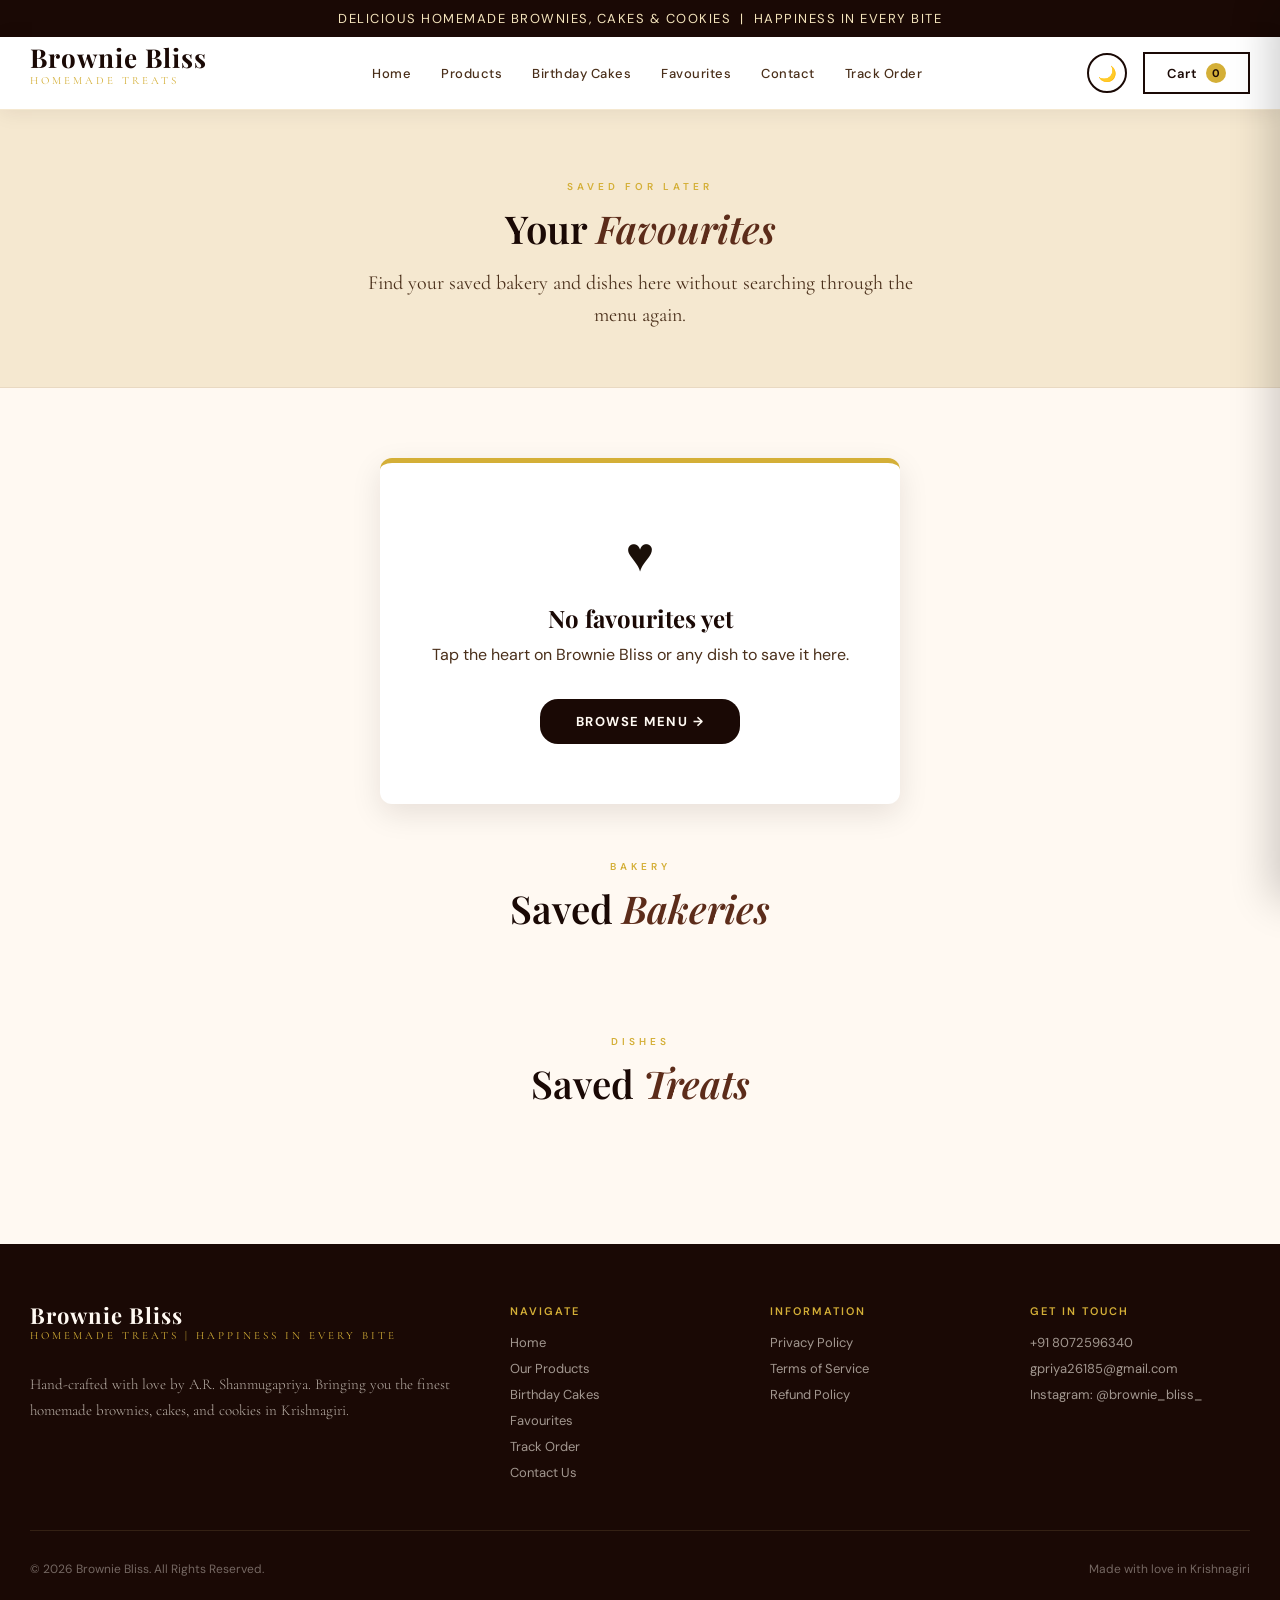
<file: public/favourites.html>
<!DOCTYPE html>
<html lang="en">

<head>
  <meta charset="UTF-8">
  <meta name="viewport" content="width=device-width, initial-scale=1.0">
  <title>Favourites - Brownie Bliss</title>
  <link rel="icon" type="image/png" href="assets/favicon.png">
  <link
    href="https://fonts.googleapis.com/css2?family=Playfair+Display:ital,wght@0,400;0,600;0,700;1,400&family=Cormorant+Garamond:wght@300;400;500&family=DM+Sans:wght@300;400;500&display=swap"
    rel="stylesheet">
  <link rel="stylesheet" href="style.css">
  <script>
    (function () {
      try {
        var t = localStorage.getItem('bb_theme') || 'light';
        if (t === 'dark') document.documentElement.classList.add('dark');
      } catch (_) {}
    })();
  </script>
</head>

<body>
  <div class="announcement">DELICIOUS HOMEMADE BROWNIES, CAKES & COOKIES &nbsp;|&nbsp; HAPPINESS IN EVERY BITE</div>

  <header>
    <div class="header-inner">
      <button class="menu-toggle" onclick="toggleMenu()">☰</button>

      <a href="index.html" class="logo">
        <span class="logo-name">Brownie Bliss</span>
        <span class="logo-sub">Homemade Treats</span>
      </a>
      <nav>
        <a href="index.html#home">Home</a>
        <a href="index.html#products">Products</a>
        <a href="index.html#birthday">Birthday Cakes</a>
        <a href="favourites.html">Favourites <span class="nav-count" data-favourites-count style="display:none">0</span></a>
        <a href="index.html#contact">Contact</a>
        <a href="track.html">Track Order</a>
      </nav>
      <div class="header-actions">
        <button id="themeToggleBtn" class="theme-toggle-btn" onclick="toggleTheme()"
          aria-label="Toggle dark mode" title="Toggle dark mode">
          <span id="themeIcon">🌙</span>
        </button>
        <button class="cart-btn" onclick="openCart()">
          Cart
          <span class="cart-count" id="cartBadge">0</span>
        </button>
      </div>
    </div>
  </header>
<div class="mobile-menu" id="mobileMenu">
  <a href="index.html#home">Home</a>
  <a href="index.html#products">Products</a>
  <a href="index.html#birthday">Birthday Cakes</a>
  <a href="favourites.html">Favourites</a>
  <a href="index.html#contact">Contact</a>
  <a href="track.html">Track Order</a>
</div>
  <main class="favourites-page">
    <section class="favourites-hero">
      <div class="products-inner">
        <span class="section-label">Saved for later</span>
        <h1 class="section-title">Your <em>Favourites</em></h1>
        <p class="favourites-intro">Find your saved bakery and dishes here without searching through the menu again.</p>
      </div>
    </section>

    <section class="favourites-section">
      <div class="products-inner">
        <div id="favouritesEmpty" class="favourites-empty">
          <span class="cart-empty-icon">&hearts;</span>
          <h2>No favourites yet</h2>
          <p>Tap the heart on Brownie Bliss or any dish to save it here.</p>
          <a href="index.html#products" class="hero-cta">Browse Menu &rarr;</a>
        </div>

        <div class="favourites-group" id="favouriteBakeriesGroup">
          <div class="section-header">
            <span class="section-label">Bakery</span>
            <h2 class="section-title">Saved <em>Bakeries</em></h2>
          </div>
          <div class="favourite-bakeries-grid" id="favouriteBakeriesGrid"></div>
        </div>

        <div class="favourites-group" id="favouriteDishesGroup">
          <div class="section-header">
            <span class="section-label">Dishes</span>
            <h2 class="section-title">Saved <em>Treats</em></h2>
          </div>
          <div class="products-grid" id="favouriteDishesGrid"></div>
        </div>
      </div>
    </section>
  </main>

  <footer id="contact">
    <div class="footer-inner">
      <div class="footer-top">
        <div class="footer-brand">
          <div class="logo">
            <span class="logo-name">Brownie Bliss</span>
            <span class="logo-sub">Homemade Treats | Happiness in every bite</span>
          </div>
          <p>Hand-crafted with love by A.R. Shanmugapriya. Bringing you the finest homemade brownies, cakes,
            and cookies in Krishnagiri.</p>
        </div>
        <div class="footer-col">
          <h4>Navigate</h4>
          <a href="index.html#home">Home</a>
          <a href="index.html#products">Our Products</a>
          <a href="index.html#birthday">Birthday Cakes</a>
          <a href="favourites.html">Favourites</a>
          <a href="track.html">Track Order</a>
          <a href="index.html#contact">Contact Us</a>
        </div>
        <div class="footer-col">
          <h4>Information</h4>
          <a href="privacy-policy.html">Privacy Policy</a>
          <a href="terms-of-service.html">Terms of Service</a>
          <a href="refund-policy.html">Refund Policy</a>
        </div>
        <div class="footer-col">
          <h4>Get In Touch</h4>
          <a href="tel:08072596340">+91 8072596340</a>
          <a href="mailto:gpriya26185@gmail.com">gpriya26185@gmail.com</a>
          <a href="https://instagram.com/brownie_bliss_" target="_blank">Instagram: @brownie_bliss_</a>
        </div>
      </div>
      <div class="footer-bottom">
        <span>&copy; 2026 Brownie Bliss. All Rights Reserved.</span>
        <span>Made with love in Krishnagiri</span>
      </div>
    </div>
  </footer>

  <div class="cart-overlay" id="cartOverlay" onclick="closeCart()"></div>
  <div class="cart-sidebar" id="cartSidebar">
    <div class="cart-header">
      <span class="cart-title">Your Cart</span>
      <button class="cart-close" onclick="closeCart()">x</button>
    </div>
    <div class="cart-items" id="cartItems"></div>
    <div class="cart-footer" id="cartFooter" style="display:none">
      <div class="cart-total">
        <span class="cart-total-label">Total Amount</span>
        <span class="cart-total-amt" id="cartTotal">Rs. 0</span>
      </div>
      <button class="whatsapp-btn" onclick="sendToWhatsApp()">Order via WhatsApp</button>
      <p class="whatsapp-note">You'll be redirected to WhatsApp to confirm your order</p>
    </div>
  </div>

  <div class="toast" id="toast"></div>

  <script src="script.js"></script>
  <div id="bb-cursor"></div>
  <script>
    /* =========================================
   BROWNIE BLISS ANIMATED CURSOR
========================================= */

const bbCursor = document.getElementById("bb-cursor");

let mouseX = 0;
let mouseY = 0;

let currentX = 0;
let currentY = 0;

/* Track Mouse */

document.addEventListener("mousemove", (e) => {
  mouseX = e.clientX;
  mouseY = e.clientY;
});

/* Smooth Cursor Animation */

function animateCursor() {
  currentX += (mouseX - currentX) * 0.15;
  currentY += (mouseY - currentY) * 0.15;

  bbCursor.style.left = currentX + "px";
  bbCursor.style.top = currentY + "px";

  requestAnimationFrame(animateCursor);
}

animateCursor();

/* Hover Effect */

document.querySelectorAll(
  "a, button, input, textarea, select, .hero-card, .review-card"
).forEach((el) => {

  el.addEventListener("mouseenter", () => {
    bbCursor.classList.add("hover");
  });

  el.addEventListener("mouseleave", () => {
    bbCursor.classList.remove("hover");
  });

});

/* Scroll Animation */

let scrollTimer;

window.addEventListener("scroll", () => {

  bbCursor.classList.add("scroll-glow");

  clearTimeout(scrollTimer);

  scrollTimer = setTimeout(() => {
    bbCursor.classList.remove("scroll-glow");
  }, 180);

});

/* Hide when mouse leaves window */

document.addEventListener("mouseleave", () => {
  bbCursor.style.opacity = "0";
});

document.addEventListener("mouseenter", () => {
  bbCursor.style.opacity = "1";
});
  </script>
</body>

</html>
</file>
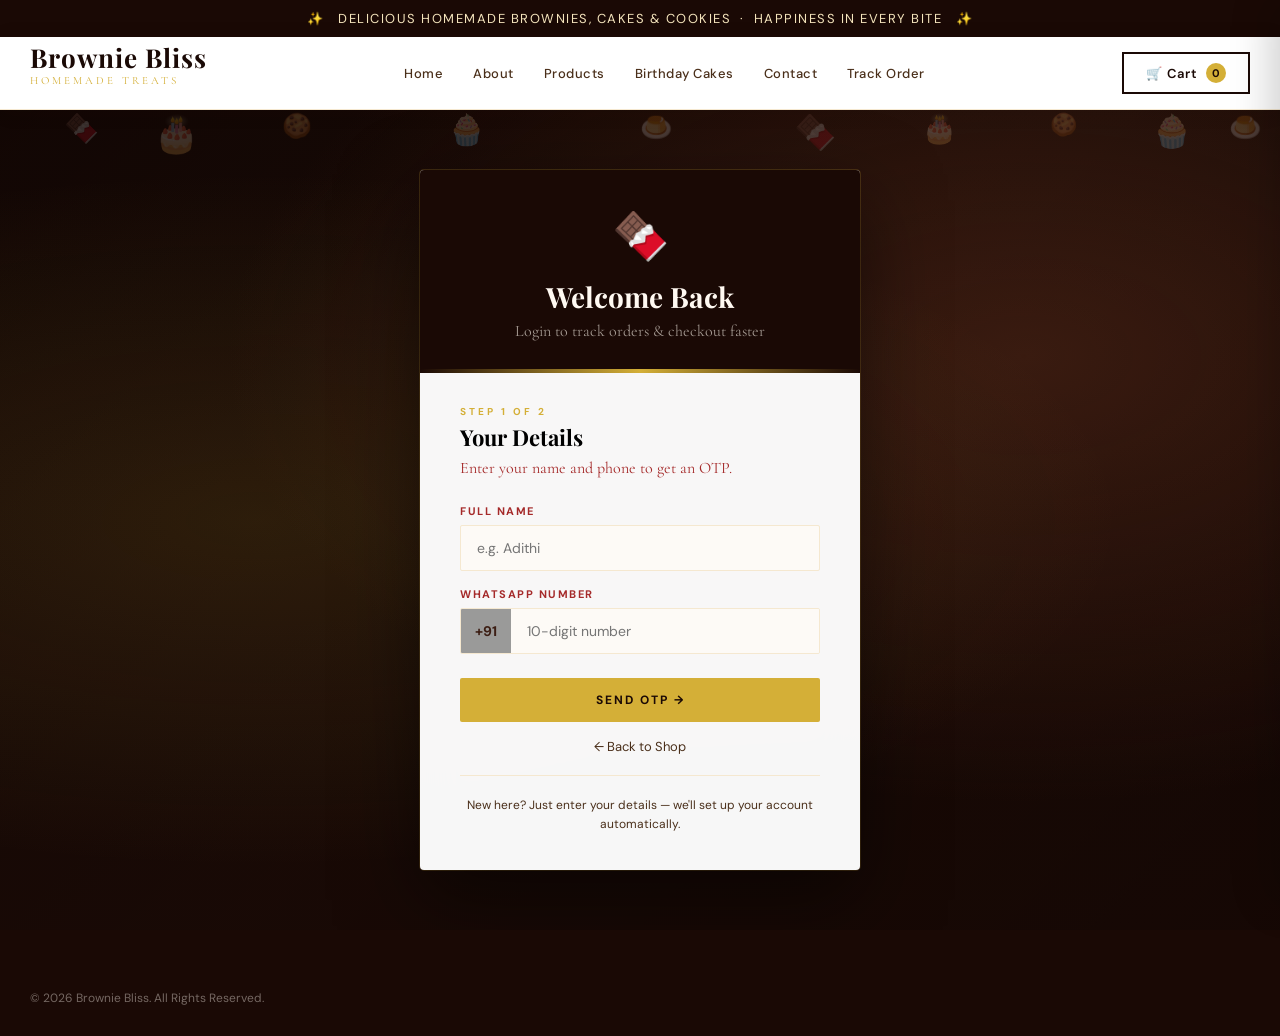
<file: public/login.html>
<!DOCTYPE html>
<html lang="en">

<head>
  <meta charset="UTF-8">
  <meta name="viewport" content="width=device-width, initial-scale=1.0">
  <title>Login — Brownie Bliss</title>
  <link href="https://fonts.googleapis.com/css2?family=Playfair+Display:ital,wght@0,400;0,600;0,700;1,400&family=Cormorant+Garamond:wght@300;400;500&family=DM+Sans:wght@300;400;500&display=swap" rel="stylesheet">
  <link rel="stylesheet" href="style.css">
  <link rel="stylesheet" href="login.css">
  <script>
    (function () {
      try {
        if (localStorage.getItem('bb_user')) window.location.replace('index.html');
      } catch (_) {}
    })();
  </script>
  <script>
  (function () {
    try {
      var t = localStorage.getItem('bb_theme') || 'light';
      if (t === 'dark') document.documentElement.classList.add('dark');
    } catch (_) {}
  })();
</script>
</head>

<body>

  <div class="announcement">✨ &nbsp; DELICIOUS HOMEMADE BROWNIES, CAKES & COOKIES &nbsp;·&nbsp; HAPPINESS IN EVERY BITE &nbsp; ✨</div>

  <header>
    <div class="header-inner">
      <a href="index.html" class="logo">
        <span class="logo-name">Brownie Bliss</span>
        <span class="logo-sub">Homemade Treats</span>
      </a>
      <nav>
        <a href="index.html#home">Home</a>
        <a href="about.html">About</a>
        <a href="index.html#products">Products</a>
        <a href="index.html#birthday">Birthday Cakes</a>
        <a href="contact.html">Contact</a>
        <a href="track.html">Track Order</a>
      </nav>
      <div class="header-actions">
        <button class="cart-btn" onclick="openCart()">
          🛒 Cart <span class="cart-count" id="cartBadge">0</span>
        </button>
      </div>
    </div>
  </header>

  <!-- PAGE BG -->
  <div class="login-page">

    <!-- Background image layer -->
    <div class="login-bg"></div>
    <div class="login-bg-overlay"></div>

    <!-- Floating emoji decorations -->
    <div class="floats">
      <span class="fi fi-1">🍫</span>
      <span class="fi fi-2">🎂</span>
      <span class="fi fi-3">🍪</span>
      <span class="fi fi-4">🧁</span>
      <span class="fi fi-5">🍮</span>
      <span class="fi fi-6">🍫</span>
      <span class="fi fi-7">🎂</span>
      <span class="fi fi-8">🍪</span>
      <span class="fi fi-9">🧁</span>
      <span class="fi fi-10">🍮</span>
    </div>

    <!-- LOGIN CARD -->
    <div class="login-center">
      <div class="login-card">

        <div class="card-head">
          <div class="card-icon">🍫</div>
          <h2>Welcome Back</h2>
          <p>Login to track orders &amp; checkout faster</p>
        </div>

        <div class="card-body">

          <div class="err-box" id="errorMsg"></div>

          <!-- STEP 1 -->
          <div class="step" id="step1">
            <span class="slabel">Step 1 of 2</span>
            <h3>Your Details</h3>
            <p class="ssub">Enter your name and phone to get an OTP.</p>

            <div class="field">
              <label>Full Name</label>
              <input type="text" id="loginName" placeholder="e.g. Adithi">
            </div>

            <div class="field">
              <label>WhatsApp Number</label>
              <div class="phone-wrap">
                <span class="pcode">+91</span>
                <input type="tel" id="loginPhone" placeholder="10-digit number" maxlength="10">
              </div>
            </div>

            <button class="gbtn" id="sendOtpBtn" onclick="loginSendOTP()">Send OTP &rarr;</button>
            <a href="index.html" class="back-link">&larr; Back to Shop</a>
          </div>

          <!-- STEP 2 -->
          <div class="step hidden" id="step2">
            <span class="slabel">Step 2 of 2</span>
            <h3>Verify OTP</h3>
            <p class="ssub">6-digit code sent to <strong id="otpPhone"></strong></p>

            <div class="otp-wrap">
              <input type="text" class="ob" maxlength="1" oninput="on(this,0)">
              <input type="text" class="ob" maxlength="1" oninput="on(this,1)">
              <input type="text" class="ob" maxlength="1" oninput="on(this,2)">
              <input type="text" class="ob" maxlength="1" oninput="on(this,3)">
              <input type="text" class="ob" maxlength="1" oninput="on(this,4)">
              <input type="text" class="ob" maxlength="1" oninput="on(this,5)">
            </div>

            <button class="gbtn" id="verifyBtn" onclick="loginVerify()">Verify &amp; Login &rarr;</button>
            <button class="tlink" onclick="goBack()">Change phone number</button>
          </div>

          <!-- STEP 3 -->
          <div class="step hidden" id="step3">
            <div class="sview">
              <span>🎉</span>
              <h3>You're logged in!</h3>
              <p>Welcome, <strong id="sname"></strong>! Redirecting...</p>
              <button class="gbtn" onclick="window.location.href='index.html'">Go to Shop &rarr;</button>
            </div>
          </div>

          <p class="card-note" id="cnote">New here? Just enter your details — we'll set up your account automatically.</p>

        </div>
      </div>
    </div>
  </div>

  <footer>
    <div class="footer-inner">
      <div class="footer-bottom">
        <span>© 2026 Brownie Bliss. All Rights Reserved.</span>
      </div>
    </div>
  </footer>

  <div class="cart-overlay" id="cartOverlay" onclick="closeCart()"></div>
  <div class="cart-sidebar" id="cartSidebar">
    <div class="cart-header">
      <span class="cart-title">Your Cart 🛒</span>
      <button class="cart-close" onclick="closeCart()">✕</button>
    </div>
    <div class="cart-items" id="cartItems"></div>
    <div class="cart-footer" id="cartFooter" style="display:none">
      <div class="cart-total">
        <span class="cart-total-label">Total Amount</span>
        <span class="cart-total-amt" id="cartTotal">₹0</span>
      </div>
      <button class="whatsapp-btn" onclick="sendToWhatsApp()">Order via WhatsApp</button>
    </div>
  </div>

  <div class="toast" id="toast"></div>
  <script src="script.js"></script>
  <script>
    const API_BASE = '/api';
    let _p = '', _n = '';

    function showErr(m) { const e = document.getElementById('errorMsg'); e.textContent = m; e.style.display = 'block'; }
    function hideErr() { document.getElementById('errorMsg').style.display = 'none'; }
    function goBack() {
      document.getElementById('step2').classList.add('hidden');
      document.getElementById('step1').classList.remove('hidden');
      document.getElementById('cnote').style.display = 'block';
      hideErr();
    }

    async function loginSendOTP() {
      hideErr();
      const name = document.getElementById('loginName').value.trim();
      const phone = document.getElementById('loginPhone').value.trim();
      if (!name) { showErr('Please enter your name.'); return; }
      if (!phone || phone.length !== 10 || !/^\d+$/.test(phone)) { showErr('Enter a valid 10-digit number.'); return; }
      _n = name; _p = phone;
      const btn = document.getElementById('sendOtpBtn');
      btn.disabled = true; btn.textContent = 'Sending...';
      try {
        const res = await fetch(`${API_BASE}/send-otp`, { method: 'POST', headers: { 'Content-Type': 'application/json' }, body: JSON.stringify({ phone }) });
        const data = await res.json();
        if (data.success) {
          document.getElementById('otpPhone').textContent = '+91 ' + phone;
          document.getElementById('step1').classList.add('hidden');
          document.getElementById('step2').classList.remove('hidden');
          document.getElementById('cnote').style.display = 'none';
          document.querySelectorAll('.ob')[0]?.focus();
        } else { showErr(data.message || 'Failed to send OTP.'); }
      } catch (e) { showErr('Server error. Try again.'); }
      finally { btn.disabled = false; btn.textContent = 'Send OTP →'; }
    }

    function on(input, idx) {
      input.value = input.value.replace(/\D/, '');
      if (input.value && idx < 5) document.querySelectorAll('.ob')[idx + 1]?.focus();
      if ([...document.querySelectorAll('.ob')].every(b => b.value.length === 1)) setTimeout(loginVerify, 200);
    }

    async function loginVerify() {
      hideErr();
      const otp = [...document.querySelectorAll('.ob')].map(b => b.value).join('');
      if (otp.length !== 6) { showErr('Enter all 6 digits.'); return; }
      const btn = document.getElementById('verifyBtn');
      btn.disabled = true; btn.textContent = 'Verifying...';
      try {
        const res = await fetch(`${API_BASE}/verify-otp`, { method: 'POST', headers: { 'Content-Type': 'application/json' }, body: JSON.stringify({ phone: _p, otp }) });
        const data = await res.json();
        if (data.success) {
          localStorage.setItem('bb_user', JSON.stringify({ name: _n, phone: _p }));
          document.getElementById('step2').classList.add('hidden');
          document.getElementById('step3').classList.remove('hidden');
          document.getElementById('sname').textContent = _n;
          setTimeout(() => { const r = new URLSearchParams(window.location.search).get('redirect'); window.location.href = r || 'index.html'; }, 2000);
        } else {
          showErr(data.message || 'Invalid OTP.');
          document.querySelectorAll('.ob').forEach(b => { b.value = ''; b.classList.add('shake'); });
          setTimeout(() => document.querySelectorAll('.ob').forEach(b => b.classList.remove('shake')), 500);
          document.querySelectorAll('.ob')[0]?.focus();
        }
      } catch (e) { showErr('Server error. Try again.'); }
      finally { btn.disabled = false; btn.textContent = 'Verify & Login →'; }
    }
  </script>
  <script>
    /* =========================================
   BROWNIE BLISS ANIMATED CURSOR
========================================= */

const bbCursor = document.getElementById("bb-cursor");

let mouseX = 0;
let mouseY = 0;

let currentX = 0;
let currentY = 0;

/* Track Mouse */

document.addEventListener("mousemove", (e) => {
  mouseX = e.clientX;
  mouseY = e.clientY;
});

/* Smooth Cursor Animation */

function animateCursor() {
  currentX += (mouseX - currentX) * 0.15;
  currentY += (mouseY - currentY) * 0.15;

  bbCursor.style.left = currentX + "px";
  bbCursor.style.top = currentY + "px";

  requestAnimationFrame(animateCursor);
}

animateCursor();

/* Hover Effect */

document.querySelectorAll(
  "a, button, input, textarea, select, .hero-card, .review-card"
).forEach((el) => {

  el.addEventListener("mouseenter", () => {
    bbCursor.classList.add("hover");
  });

  el.addEventListener("mouseleave", () => {
    bbCursor.classList.remove("hover");
  });

});

/* Scroll Animation */

let scrollTimer;

window.addEventListener("scroll", () => {

  bbCursor.classList.add("scroll-glow");

  clearTimeout(scrollTimer);

  scrollTimer = setTimeout(() => {
    bbCursor.classList.remove("scroll-glow");
  }, 180);

});

/* Hide when mouse leaves window */

document.addEventListener("mouseleave", () => {
  bbCursor.style.opacity = "0";
});

document.addEventListener("mouseenter", () => {
  bbCursor.style.opacity = "1";
});
  </script>
  <div id="bb-cursor"></div>
</body>
</html>
</file>
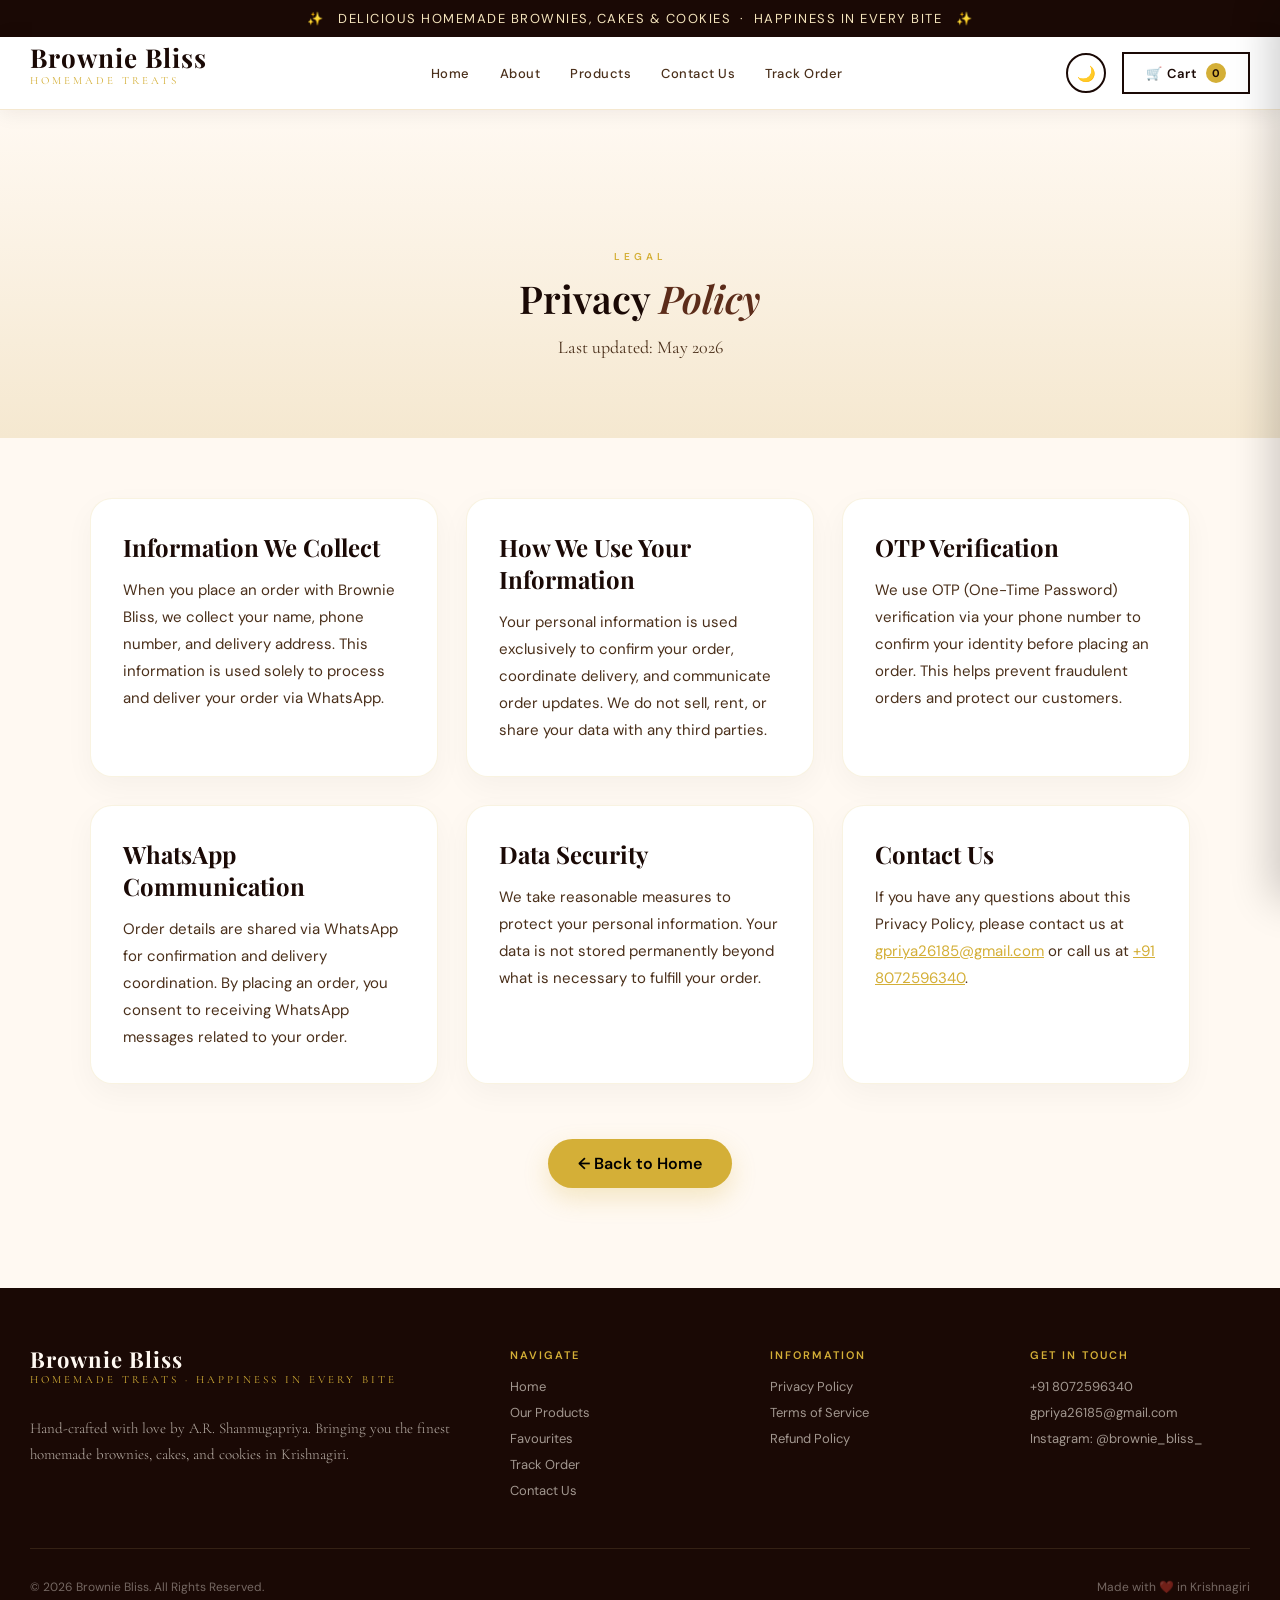
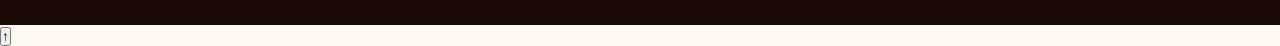
<file: public/privacy-policy.html>
<!DOCTYPE html>
<html lang="en">

<head>
    <meta charset="UTF-8">
    <meta name="viewport" content="width=device-width, initial-scale=1.0">
    <link rel="icon" type="image/png" href="assets/favicon.png">
    <title>Privacy Policy — Brownie Bliss</title>
    <link
        href="https://fonts.googleapis.com/css2?family=Playfair+Display:ital,wght@0,400;0,600;0,700;1,400&family=Cormorant+Garamond:wght@300;400;500&family=DM+Sans:wght@300;400;500&display=swap"
        rel="stylesheet">
    <link rel="stylesheet" href="style.css">
    <script>
        (function () {
            try {
                var t = localStorage.getItem('bb_theme') || 'light';
                if (t === 'dark') document.documentElement.classList.add('dark');
            } catch (_) { }
        })();
    </script>
</head>

<body>

    <div class="announcement">✨ &nbsp; DELICIOUS HOMEMADE BROWNIES, CAKES & COOKIES &nbsp;·&nbsp; HAPPINESS IN EVERY
        BITE &nbsp; ✨</div>

    <header>
        <div class="header-inner">
            <a href="index.html" class="logo">
                <span class="logo-name">Brownie Bliss</span>
                <span class="logo-sub">Homemade Treats</span>
            </a>
            <nav>
                <a href="index.html">Home</a>
                <a href="about.html">About</a>
                <a href="products.html">Products</a>
                <a href="contact.html">Contact Us</a>
                <a href="track.html">Track Order</a>
            </nav>
            <button class="menu-toggle" onclick="toggleMenu()">☰</button>
            <div class="header-actions">
                <button id="themeToggleBtn" class="theme-toggle-btn" onclick="toggleTheme()"
                    aria-label="Toggle dark mode">
                    <span id="themeIcon">🌙</span>
                </button>
                <button class="cart-btn" onclick="openCart()">
                    🛒 Cart <span class="cart-count" id="cartBadge">0</span>
                </button>
            </div>
        </div>
    </header>

    <div class="mobile-menu" id="mobileMenu">
        <a href="index.html">Home</a>
        <a href="products.html">Products</a>
        <a href="contact.html">Contact</a>
        <a href="track.html">Track Order</a>
    </div>

    <!-- PAGE HERO -->
    <section class="legal-hero">
        <span class="section-label">Legal</span>
        <h1 class="section-title">Privacy <em>Policy</em></h1>
        <p
            style="color: var(--text-mid); font-family: 'Cormorant Garamond', serif; font-size: 18px; max-width: 600px; margin: 0 auto;">
            Last updated: May 2026</p>
    </section>

    <!-- CONTENT -->
    <section style="padding: 60px 24px 100px; background: var(--cream);">
        <div class="legal-container">
            <div class="legal-grid">
                <div class="legal-card">
                    <h2>Information We Collect</h2>
                    <p>
                        When you place an order with Brownie Bliss, we collect your name,
                        phone number, and delivery address. This information is used solely to process and deliver your
                        order via WhatsApp.
                    </p>
                </div>
                <div class="legal-card">
                    <h2>How We Use Your Information</h2>
                    <p>
                        Your personal information is used exclusively to confirm your order,
                        coordinate delivery, and communicate order updates. We do not sell, rent, or share your data
                        with
                        any third parties.
                    </p>
                </div>

                <div class="legal-card">
                    <h2>OTP Verification</h2>
                    <p>
                        We use OTP (One-Time Password) verification via your phone number to
                        confirm your identity before placing an order. This helps prevent fraudulent orders and protect
                        our
                        customers.
                    </p>
                </div>

                <div class="legal-card">
                    <h2>WhatsApp Communication</h2>
                    <p>
                        Order details are shared via WhatsApp for confirmation and delivery
                        coordination. By placing an order, you consent to receiving WhatsApp messages related to your
                        order.
                    </p>
                </div>

                <div class="legal-card">
                    <h2>
                        Data Security</h2>
                    <p>
                        We take reasonable measures to protect your personal information.
                        Your data is not stored permanently beyond what is necessary to fulfill your order.
                    </p>
                </div>

                <div class="legal-card">
                    <h2>
                        Contact Us</h2>
                    <p>
                        If you have any questions about this Privacy Policy, please contact
                        us at <a href="mailto:gpriya26185@gmail.com"
                            style="color: var(--gold);">gpriya26185@gmail.com</a>
                        or call us at <a href="tel:08072596340" style="color: var(--gold);">+91 8072596340</a>.
                    </p>
                </div>
            </div>
            <div class="legal-back">
                <a href="index.html" class="legal-back-btn">
                    ← Back to Home
                </a>
            </div>
        </div>
    </section>

    <footer id="contact">
        <div class="footer-inner">
            <div class="footer-top">
                <div class="footer-brand">
                    <div class="logo">
                        <span class="logo-name">Brownie Bliss</span>
                        <span class="logo-sub">Homemade Treats · Happiness in every bite</span>
                    </div>
                    <p>Hand-crafted with love by A.R. Shanmugapriya. Bringing you the finest homemade brownies, cakes,
                        and cookies in Krishnagiri.</p>
                </div>
                <div class="footer-col">
                    <h4>Navigate</h4>
                    <a href="index.html">Home</a>
                    <a href="products.html">Our Products</a>
                    <a href="favourites.html">Favourites</a>
                    <a href="track.html">Track Order</a>
                    <a href="contact.html">Contact Us</a>
                </div>
                <div class="footer-col">
                    <h4>Information</h4>
                    <a href="privacy-policy.html">Privacy Policy</a>
                    <a href="terms-of-service.html">Terms of Service</a>
                    <a href="refund-policy.html">Refund Policy</a>
                </div>
                <div class="footer-col">
                    <h4>Get In Touch</h4>
                    <a href="tel:08072596340">+91 8072596340</a>
                    <a href="mailto:gpriya26185@gmail.com">gpriya26185@gmail.com</a>
                    <a href="https://instagram.com/brownie_bliss_" target="_blank" rel="noopener noreferrer">Instagram:
                        @brownie_bliss_</a>
                </div>
            </div>
            <div class="footer-bottom">
                <span>© 2026 Brownie Bliss. All Rights Reserved.</span>
                <span>Made with ❤️ in Krishnagiri</span>
            </div>
        </div>
    </footer>

    <div class="cart-overlay" id="cartOverlay" onclick="closeCart()"></div>
    <div class="cart-sidebar" id="cartSidebar">
        <div class="cart-header">
            <span class="cart-title">Your Cart 🛒</span>
            <button class="cart-close" onclick="closeCart()">✕</button>
        </div>
        <div class="cart-items" id="cartItems"></div>
    </div>

    <div class="toast" id="toast"></div>
    <button id="scrollTopBtn" onclick="scrollToTop()">↑</button>
    <script src="script.js"></script>
</body>

</html>
</file>
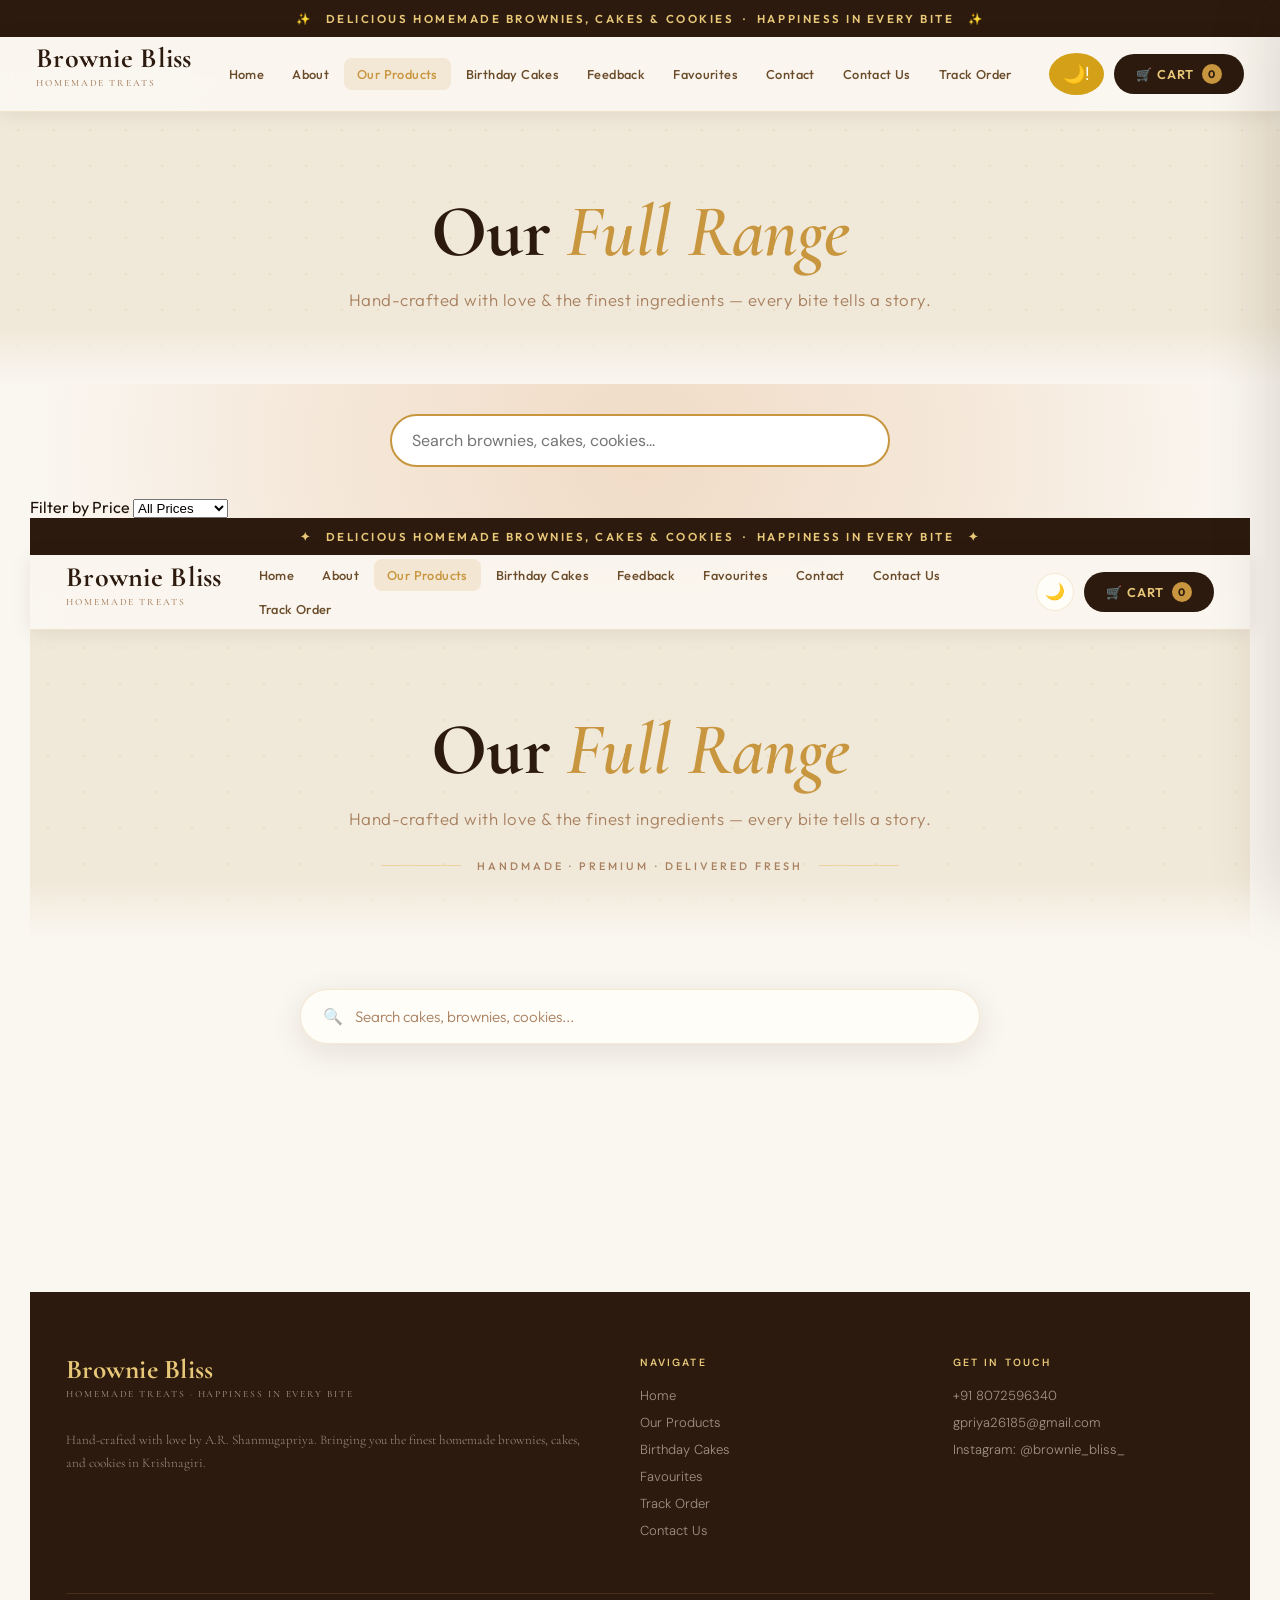
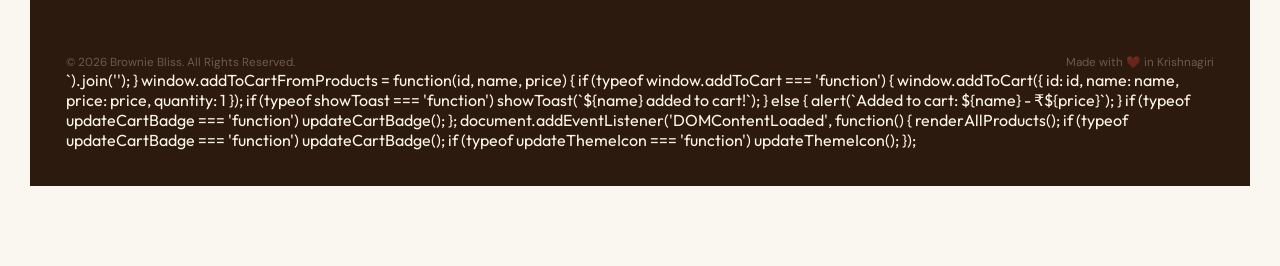
<file: public/products.html>
<!doctype html>
<html lang="en">
<head>
  <meta charset="UTF-8">
  <meta name="viewport" content="width=device-width, initial-scale=1.0">
  <title>Brownie Bliss — Our Full Range</title>
  <link rel="icon" type="image/png" href="assets/favicon.png">
  <link href="https://fonts.googleapis.com/css2?family=Playfair+Display:ital,wght@0,400;0,600;0,700;1,400&family=Cormorant+Garamond:wght@300;400;500&family=DM+Sans:wght@300;400;500&display=swap" rel="stylesheet">
  <link rel="stylesheet" href="style.css">
  <script>
    (function() {
      try {
        var t = localStorage.getItem('bb_theme') || 'light';
        if (t === 'dark') document.documentElement.classList.add('dark');
      } catch(_) {}
    })();
  </script>
  <style>
    .all-products-grid {
      display: grid;
      grid-template-columns: repeat(auto-fill, minmax(280px, 1fr));
      gap: 40px;
      margin: 60px 0 80px;
    }
    .product-card {
      background: var(--white);
      border-radius: 4px;
      overflow: hidden;
      box-shadow: var(--shadow);
      transition: transform 0.3s ease, box-shadow 0.3s ease;
      display: flex;
      flex-direction: column;
      height: 100%;
    }
    .product-card:hover {
      transform: translateY(-5px);
      box-shadow: 0 20px 30px rgba(0,0,0,0.1);
    }
    .product-img {
      width: 100%;
      height: 260px;
      object-fit: cover;
      display: block;
    }
    .product-info {
      padding: 20px;
      flex: 1;
      display: flex;
      flex-direction: column;
    }
    .product-title {
      font-family: 'Playfair Display', serif;
      font-size: 1.3rem;
      font-weight: 700;
      margin-bottom: 8px;
      color: var(--brown-dark);
    }
    .product-category {
      font-size: 0.75rem;
      text-transform: uppercase;
      letter-spacing: 1px;
      color: var(--gold);
      margin-bottom: 12px;
    }
    .product-desc {
      font-family: 'DM Sans', sans-serif;
      font-size: 0.9rem;
      color: var(--text-mid);
      margin-bottom: 16px;
      line-height: 1.4;
      flex-grow: 1;
    }
    .product-price {
      font-size: 1.3rem;
      font-weight: 700;
      color: var(--brown-dark);
      margin-bottom: 16px;
    }
    .add-to-cart-btn {
      background: var(--gold);
      border: none;
      padding: 10px 16px;
      font-family: 'DM Sans', sans-serif;
      font-weight: 600;
      font-size: 0.8rem;
      cursor: pointer;
      border-radius: 2px;
      transition: background 0.2s;
      width: 100%;
      margin-top: auto;
    }
    .add-to-cart-btn:hover {
      background: #c9a03d;
    }
    .page-header {
      text-align: center;
      padding: 60px 20px 20px;
      background: var(--cream);
    }
    .page-header h1 {
      font-family: 'Playfair Display', serif;
      font-size: 2.8rem;
      color: var(--brown-dark);
    }
    .page-header p {
      color: var(--text-mid);
      max-width: 600px;
      margin: 10px auto;
    }
    .dark .product-card {
      background: var(--brown-dark);
    }
    .dark .product-title,
    .dark .product-price {
      color: var(--white);
    }
    .dark .product-desc {
      color: rgba(255,255,255,0.8);
    }
    /* Search Bar */
.search-wrapper {
  width: 100%;
  display: flex;
  justify-content: center;
  margin: 30px 0;
}

.search-wrapper input {
  width: 100%;
  max-width: 500px;
  padding: 14px 20px;
  border: 2px solid var(--gold);
  border-radius: 40px;
  outline: none;
  font-size: 1rem;
  font-family: 'DM Sans', sans-serif;
  background: var(--white);
  color: var(--brown-dark);
  transition: 0.3s ease;
}

.search-wrapper input:focus {
  box-shadow: 0 0 10px rgba(201, 160, 61, 0.3);
}

.dark .search-wrapper input {
  background: var(--brown-dark);
  color: var(--white);
  border: 2px solid var(--gold);
}
/* Theme Toggle Button */

#themeToggle {
  background: #d4a017;
  color: white;
  border: none;
  padding: 10px 14px;
  border-radius: 50%;
  cursor: pointer;
  font-size: 18px;
  transition: 0.3s ease;
}

#themeToggle:hover {
  transform: scale(1.1);
}

/* DARK MODE */

.dark-mode {
  background-color: #1a1a1a;
  color: white;
}

.dark-mode header,
.dark-mode footer,
.dark-mode .product-card {
  background-color: #2b2b2b;
  color: white;
}

.dark-mode input,
.dark-mode select {
  background-color: #333;
  color: white;
  border: 1px solid #555;
}

.dark-mode .product-title,
.dark-mode .product-price {
  color: white;
}
/* Fix brown text in dark mode */

.dark-mode h1,
.dark-mode h2,
.dark-mode h3,
.dark-mode h4,
.dark-mode h5,
.dark-mode h6,
.dark-mode p,
.dark-mode span,
.dark-mode a,
.dark-mode label,
.dark-mode li,
.dark-mode .product-title,
.dark-mode .product-price,
.dark-mode .product-category,
.dark-mode .logo-name,
.dark-mode .logo-sub,
.dark-mode .footer-col h4,
.dark-mode .footer-col a,
.dark-mode .page-header h1,
/* .dark-mode .page-header p {
  color: white !important;
} */

/* Optional: softer white for descriptions */

.dark-mode .product-desc,
.dark-mode .footer-brand p,
.dark-mode .footer-bottom span {
  color: rgba(255,255,255,0.8) !important;
}
  </style>
</head>
<body>

  <div class="announcement">✨ &nbsp; DELICIOUS HOMEMADE BROWNIES, CAKES & COOKIES &nbsp;·&nbsp; HAPPINESS IN EVERY BITE &nbsp; ✨</div>

  <header>
    <div class="header-inner">
      <a href="index.html" class="logo">
        <span class="logo-name">Brownie Bliss</span>
        <span class="logo-sub">Homemade Treats</span>
      </a>
      <nav>
        <a href="index.html">Home</a>
        <a href="about.html">About</a>
        <a href="products.html" class="active">Our Products</a>
        <a href="index.html#birthday">Birthday Cakes</a>
        <a href="index.html#feedback">Feedback</a>
        <a href="favourites.html">Favourites <span class="nav-count" data-favourites-count style="display:none">0</span></a>
        <a href="index.html#contact">Contact</a>
        <a href="contact.html">Contact Us</a>
        <a href="track.html">Track Order</a>
      </nav>
      <button class="menu-toggle" onclick="toggleMenu()">☰</button>
      <div class="header-actions">
        <button id="themeToggle">
  🌙!
</button>
        <button class="cart-btn" onclick="openCart()">
          🛒 Cart
          <span class="cart-count" id="cartBadge">0</span>
        </button>
      </div>
    </div>
  </header>
  <div class="mobile-menu" id="mobileMenu">
    <a href="index.html">Home</a>
    <a href="products.html">Our Products</a>
    <a href="index.html#birthday">Birthday Cakes</a>
    <a href="index.html#contact">Contact</a>
    <a href="track.html">Track Order</a>
  </div>

  <div class="page-header">
    <h1>Our <em>Full Range</em></h1>
    <p>Hand-crafted with love & the finest ingredients — every bite tells a story.</p>
  </div>

  <div class="products-inner" style="padding: 0 30px 80px;">
    <!-- Search Bar -->
<div class="search-wrapper">
  <input
    type="text"
    id="searchInput"
    placeholder="Search brownies, cakes, cookies..."
    onkeyup="searchProducts()"
  />
</div>
    <!-- Price Filter from main branch -->
    <div class="price-filter-wrapper">
      <div class="price-filter">
        <label for="priceFilter">Filter by Price</label>
        <select id="priceFilter" class="custom-price-filter" onchange="updatePriceFilter()">
          <option value="all">All Prices</option>
          <option value="under200">Under ₹200</option>
          <option value="200to500">₹200 - ₹500</option>
          <option value="above500">Above ₹500</option>
        </select>
      </div>
  <head>
    <meta charset="UTF-8" />
    <meta name="viewport" content="width=device-width, initial-scale=1.0" />
    <title>Brownie Bliss — Our Full Range</title>
    <link rel="icon" type="image/png" href="assets/favicon.png" />
    <link
      href="https://fonts.googleapis.com/css2?family=Cormorant+Garamond:ital,wght@0,300;0,500;0,700;1,400;1,600&family=Outfit:wght@300;400;500;600&display=swap"
      rel="stylesheet"
    />
    <link rel="stylesheet" href="style.css" />
    <script>
      (function () {
        try {
          var t = localStorage.getItem('bb_theme') || 'light';
          if (t === 'dark') document.documentElement.classList.add('dark');
        } catch (_) {}
      })();
    </script>

    <style>
      /* ─── DESIGN TOKENS ─────────────────────────────────────────────── */
      :root {
        --gold: #c8963e;
        --gold-light: #e8c878;
        --gold-pale: #fdf6e7;
        --gold-glow: rgba(200, 150, 62, 0.15);
        --brown: #2c1a0e;
        --brown-mid: #5c3d1e;
        --brown-light: #a07040;
        --cream: #faf6f0;
        --cream-dark: #f0e8d8;
        --cream-mid: #f5ede0;
        --text: #1e1108;
        --text-mid: #6b4c2a;
        --text-light: #a88060;
        --card-bg: #fffdf8;
        --border: rgba(200, 150, 62, 0.2);
        --border-soft: rgba(200, 150, 62, 0.1);
        --shadow-card: 0 8px 32px rgba(44, 26, 14, 0.1);
        --shadow-hover: 0 24px 56px rgba(44, 26, 14, 0.18);
        --radius: 18px;
        --radius-sm: 10px;
        --radius-pill: 999px;
      }

      .dark {
        --cream: #141008;
        --cream-dark: #1e160a;
        --cream-mid: #1a1208;
        --card-bg: #1c1409;
        --text: #f5ede0;
        --text-mid: #c8a878;
        --text-light: #8a6840;
        --border: rgba(200, 150, 62, 0.18);
        --border-soft: rgba(200, 150, 62, 0.08);
        --shadow-card: 0 8px 32px rgba(0, 0, 0, 0.4);
        --shadow-hover: 0 24px 56px rgba(0, 0, 0, 0.5);
      }

      /* ─── BASE RESET ────────────────────────────────────────────────── */
      *,
      *::before,
      *::after {
        box-sizing: border-box;
        margin: 0;
        padding: 0;
      }

      html {
        scroll-behavior: smooth;
      }

      body {
        font-family: 'Outfit', sans-serif;
        background: var(--cream);
        color: var(--text);
        min-height: 100vh;
        transition: background 0.3s, color 0.3s;
      }

      /* ─── ANNOUNCEMENT BAR ──────────────────────────────────────────── */
      .announcement {
        background: var(--brown);
        color: var(--gold-light);
        text-align: center;
        padding: 11px 20px;
        font-size: 0.72rem;
        letter-spacing: 0.22em;
        font-weight: 600;
        text-transform: uppercase;
        font-family: 'Outfit', sans-serif;
      }

      /* ─── HEADER / NAV ──────────────────────────────────────────────── */
      header {
        position: sticky;
        top: 0;
        z-index: 100;
        background: rgba(250, 246, 240, 0.94);
        backdrop-filter: blur(18px);
        -webkit-backdrop-filter: blur(18px);
        border-bottom: 1px solid var(--border);
        transition: background 0.3s;
      }

      .dark header {
        background: rgba(20, 16, 8, 0.94);
      }

      .header-inner {
        max-width: 1320px;
        margin: 0 auto;
        padding: 0 36px;
        height: 74px;
        display: flex;
        align-items: center;
        gap: 24px;
      }

      /* Logo */
      a.logo,
      .logo {
        display: flex;
        flex-direction: column;
        line-height: 1;
        text-decoration: none;
        flex-shrink: 0;
      }

      .logo-name {
        font-family: 'Cormorant Garamond', serif;
        font-size: 1.75rem;
        font-weight: 700;
        color: var(--brown);
        letter-spacing: 0.01em;
        transition: color 0.2s;
      }

      .dark .logo-name {
        color: var(--gold-light);
      }

      .logo-sub {
        font-size: 0.6rem;
        letter-spacing: 0.2em;
        text-transform: uppercase;
        color: var(--text-light);
        margin-top: 3px;
        font-weight: 500;
      }

      /* Nav links */
      header nav {
        display: flex;
        align-items: center;
        gap: 2px;
        flex: 1;
        flex-wrap: wrap;
      }

      header nav a {
        padding: 8px 13px;
        font-size: 0.8rem;
        color: var(--text-mid);
        font-weight: 500;
        letter-spacing: 0.03em;
        text-decoration: none;
        border-radius: 8px;
        transition: all 0.2s;
        white-space: nowrap;
        position: relative;
      }

      header nav a:hover {
        color: var(--gold);
        background: var(--gold-glow);
      }

      header nav a.active {
        color: var(--gold);
        background: var(--gold-glow);
      }

      .nav-count {
        background: var(--gold);
        color: var(--brown);
        font-size: 0.62rem;
        font-weight: 700;
        padding: 1px 6px;
        border-radius: var(--radius-pill);
        margin-left: 4px;
        vertical-align: middle;
      }

      /* Header actions */
      .header-actions {
        display: flex;
        align-items: center;
        gap: 10px;
        flex-shrink: 0;
      }

      .theme-toggle-btn {
        width: 38px;
        height: 38px;
        border-radius: 50%;
        border: 1px solid var(--border);
        background: var(--card-bg);
        cursor: pointer;
        font-size: 1rem;
        display: flex;
        align-items: center;
        justify-content: center;
        transition: all 0.25s;
      }

      .theme-toggle-btn:hover {
        background: var(--gold);
        border-color: var(--gold);
        transform: rotate(20deg);
      }

      .cart-btn {
        display: flex;
        align-items: center;
        gap: 8px;
        background: var(--brown);
        color: var(--gold-light);
        border: none;
        padding: 10px 22px;
        border-radius: var(--radius-pill);
        font-size: 0.8rem;
        font-family: 'Outfit', sans-serif;
        font-weight: 600;
        cursor: pointer;
        letter-spacing: 0.08em;
        text-transform: uppercase;
        transition: all 0.25s;
        white-space: nowrap;
      }

      .cart-btn:hover {
        background: var(--gold);
        color: var(--brown);
        transform: translateY(-1px);
      }

      .cart-count {
        background: var(--gold);
        color: var(--brown);
        width: 20px;
        height: 20px;
        border-radius: 50%;
        font-size: 0.68rem;
        display: flex;
        align-items: center;
        justify-content: center;
        font-weight: 700;
      }

      /* Hamburger */
      .menu-toggle {
        display: none;
        background: none;
        border: 1px solid var(--border);
        padding: 8px 12px;
        border-radius: 8px;
        font-size: 1.1rem;
        cursor: pointer;
        color: var(--text);
        margin-left: auto;
      }

      /* Mobile menu */
      .mobile-menu {
        display: none;
        flex-direction: column;
        background: var(--card-bg);
        border-bottom: 1px solid var(--border);
        padding: 12px 0;
      }

      .mobile-menu a {
        padding: 13px 28px;
        font-size: 0.9rem;
        color: var(--text-mid);
        text-decoration: none;
        font-weight: 500;
        transition: all 0.2s;
        border-left: 3px solid transparent;
      }

      .mobile-menu a:hover {
        color: var(--gold);
        background: var(--gold-glow);
        border-left-color: var(--gold);
      }

      .mobile-menu.open {
        display: flex;
      }

      /* ─── PAGE HERO ─────────────────────────────────────────────────── */
      .page-header {
        padding: 80px 36px 64px;
        text-align: center;
        background: var(--cream-dark);
        position: relative;
        overflow: hidden;
      }

      .page-header::before {
        content: '';
        position: absolute;
        inset: 0;
        background-image: radial-gradient(
          circle,
          rgba(200, 150, 62, 0.12) 1px,
          transparent 1px
        );
        background-size: 36px 36px;
        pointer-events: none;
      }

      .page-header::after {
        content: '';
        position: absolute;
        bottom: 0;
        left: 0;
        right: 0;
        height: 60px;
        background: linear-gradient(to top, var(--cream), transparent);
      }

      .page-header h1 {
        font-family: 'Cormorant Garamond', serif;
        font-size: clamp(2.8rem, 7vw, 4.6rem);
        font-weight: 700;
        color: var(--brown);
        line-height: 1.08;
        letter-spacing: -0.01em;
        position: relative;
        z-index: 1;
      }

      .dark .page-header h1 {
        color: var(--gold-pale);
      }

      .page-header h1 em {
        color: var(--gold);
        font-style: italic;
        font-weight: 600;
      }

      .page-header p {
        margin-top: 18px;
        color: var(--text-light);
        font-size: 1.05rem;
        font-weight: 300;
        letter-spacing: 0.03em;
        position: relative;
        z-index: 1;
      }

      .page-header-divider {
        display: flex;
        align-items: center;
        justify-content: center;
        gap: 16px;
        margin-top: 30px;
        position: relative;
        z-index: 1;
      }

      .page-header-divider span {
        height: 1px;
        width: 80px;
        background: var(--gold-light);
        opacity: 0.6;
      }

      .page-header-divider small {
        font-size: 0.68rem;
        letter-spacing: 0.28em;
        text-transform: uppercase;
        color: var(--text-light);
        font-weight: 500;
      }

      /* ─── PRODUCTS INNER WRAPPER ────────────────────────────────────── */
      .products-inner {
        max-width: 1320px;
        margin: 0 auto;
      }

      /* ─── SEARCH SECTION ────────────────────────────────────────────── */
      .search-section {
        max-width: 680px;
        margin: 52px auto 48px;
      }

      .search-box {
        position: relative;
        display: flex;
        align-items: center;
        background: var(--card-bg);
        border: 1.5px solid var(--border);
        border-radius: var(--radius-pill);
        box-shadow: var(--shadow-card);
        transition: all 0.3s ease;
      }

      .search-box:focus-within {
        border-color: var(--gold);
        box-shadow: 0 4px 32px rgba(200, 150, 62, 0.2);
      }

      .search-icon {
        position: absolute;
        left: 22px;
        font-size: 1rem;
        opacity: 0.5;
        pointer-events: none;
        z-index: 1;
      }

      .product-search-input {
        width: 100%;
        padding: 17px 52px 17px 54px;
        border: none;
        outline: none;
        font-size: 0.95rem;
        font-family: 'Outfit', sans-serif;
        color: var(--text);
        background: transparent;
        border-radius: var(--radius-pill);
      }

      .product-search-input::placeholder {
        color: var(--text-light);
        font-weight: 300;
      }

      .clear-search-btn {
        position: absolute;
        right: 14px;
        width: 30px;
        height: 30px;
        border-radius: 50%;
        border: none;
        background: var(--cream-dark);
        cursor: pointer;
        font-size: 0.78rem;
        display: none;
        align-items: center;
        justify-content: center;
        transition: all 0.2s;
        color: var(--text-mid);
      }

      .clear-search-btn:hover {
        background: var(--gold);
        color: white;
      }

      /* Search suggestions */
      .search-suggestions {
        margin-top: 14px;
        display: flex;
        flex-wrap: wrap;
        gap: 10px;
        justify-content: center;
      }

      .search-suggestion-item {
        padding: 8px 18px;
        background: var(--card-bg);
        border: 1px solid var(--border);
        border-radius: var(--radius-pill);
        cursor: pointer;
        font-size: 0.8rem;
        font-family: 'Outfit', sans-serif;
        font-weight: 500;
        color: var(--text-mid);
        transition: all 0.22s ease;
        letter-spacing: 0.03em;
      }

      .search-suggestion-item:hover {
        background: var(--brown);
        color: var(--gold-light);
        border-color: var(--brown);
        transform: translateY(-2px);
      }

      /* Recent searches */
      .recent-searches {
        margin-top: 14px;
        display: flex;
        flex-wrap: wrap;
        gap: 8px;
        justify-content: center;
      }

      .recent-search-tag {
        background: var(--gold-glow);
        border: 1px solid var(--border-soft);
        padding: 7px 16px;
        border-radius: var(--radius-pill);
        font-size: 0.78rem;
        cursor: pointer;
        color: var(--text-mid);
        transition: all 0.2s ease;
        font-weight: 500;
      }

      .recent-search-tag:hover {
        background: var(--gold);
        color: var(--brown);
        border-color: var(--gold);
      }

      /* ─── PRODUCTS GRID ─────────────────────────────────────────────── */
      .all-products-grid {
        display: grid;
        grid-template-columns: repeat(auto-fill, minmax(270px, 1fr));
        gap: 28px;
      }

      /* ─── PRODUCT CARD (injected by script.js) ──────────────────────── */
      /*
        script.js renders cards into #productsGrid.
        We style the classes it commonly uses:
        .product-card, .product-img / .product-image-wrap,
        .product-info / .product-body, .product-name, .product-desc,
        .product-price, .add-to-cart-btn / .add-btn,
        .product-badge, .fav-btn
      */

      .product-card {
        background: var(--card-bg);
        border-radius: var(--radius);
        overflow: hidden;
        border: 1px solid var(--border);
        cursor: pointer;
        transition: transform 0.32s cubic-bezier(0.34, 1.56, 0.64, 1),
          box-shadow 0.32s ease;
        position: relative;
        display: flex;
        flex-direction: column;
        animation: bbFadeUp 0.5s both;
      }

      .product-card:hover {
        transform: translateY(-9px);
        box-shadow: var(--shadow-hover);
      }

      /* Image wrapper */
      .product-image-wrap,
      .product-img-wrap,
      .card-image-wrap {
        height: 220px;
        position: relative;
        overflow: hidden;
        background: var(--cream-dark);
        flex-shrink: 0;
      }

      .product-image-wrap img,
      .product-img-wrap img,
      .card-image-wrap img,
      .product-card img {
        width: 100%;
        height: 100%;
        object-fit: cover;
        display: block;
        transition: transform 0.5s ease;
      }

      .product-card:hover .product-image-wrap img,
      .product-card:hover .product-img-wrap img,
      .product-card:hover .card-image-wrap img {
        transform: scale(1.07);
      }

      /* Badge */
      .product-badge,
      .card-badge {
        position: absolute;
        top: 14px;
        left: 14px;
        background: var(--brown);
        color: var(--gold-light);
        font-size: 0.62rem;
        font-weight: 700;
        letter-spacing: 0.12em;
        text-transform: uppercase;
        padding: 5px 13px;
        border-radius: var(--radius-pill);
        font-family: 'Outfit', sans-serif;
        z-index: 2;
      }

      /* Fav button */
      .fav-btn,
      .favourite-btn {
        position: absolute;
        top: 12px;
        right: 12px;
        width: 36px;
        height: 36px;
        border-radius: 50%;
        border: none;
        background: rgba(255, 255, 255, 0.88);
        backdrop-filter: blur(6px);
        cursor: pointer;
        font-size: 1.05rem;
        display: flex;
        align-items: center;
        justify-content: center;
        transition: all 0.22s;
        box-shadow: 0 2px 10px rgba(0, 0, 0, 0.1);
        z-index: 2;
      }

      .fav-btn:hover,
      .favourite-btn:hover {
        background: white;
        transform: scale(1.15);
      }

      .fav-btn.active,
      .favourite-btn.active {
        background: #fee2e2;
      }

      /* Card body */
      .product-info,
      .product-body,
      .card-body {
        padding: 20px 22px 22px;
        display: flex;
        flex-direction: column;
        flex: 1;
      }

      .product-category,
      .card-category {
        font-size: 0.65rem;
        letter-spacing: 0.18em;
        text-transform: uppercase;
        color: var(--text-light);
        font-weight: 600;
        margin-bottom: 6px;
        font-family: 'Outfit', sans-serif;
      }

      .product-name,
      .card-name {
        font-family: 'Cormorant Garamond', serif;
        font-size: 1.3rem;
        font-weight: 600;
        color: var(--brown);
        line-height: 1.2;
        margin-bottom: 8px;
      }

      .dark .product-name,
      .dark .card-name {
        color: var(--gold-pale);
      }

      .product-desc,
      .card-desc {
        font-size: 0.81rem;
        color: var(--text-light);
        line-height: 1.65;
        font-weight: 300;
        margin-bottom: 18px;
        flex: 1;
      }
      .product-meta {
        display: flex;
        flex-direction: column;
        gap: 5px;
        margin-bottom: 12px;
        padding: 10px;
        background: var(--gold-glow);
        border: 1px solid var(--border-soft);
        border-radius: 8px;
        font-size: 0.75rem;
        color: var(--text-mid);
}
        .product-meta span {
        display: block;
}

.product-meta strong {
  color: var(--brown);
}

.dark .product-meta strong {
  color: var(--gold-light);
}

      /* Price + CTA row */
      .product-footer,
      .card-footer {
        display: flex;
        align-items: center;
        justify-content: space-between;
        gap: 8px;
        margin-top: auto;
      }

      .product-price,
      .card-price {
        font-family: 'Cormorant Garamond', serif;
        font-size: 1.45rem;
        font-weight: 700;
        color: var(--gold);
        line-height: 1;
      }

      .product-price small,
      .card-price small {
        display: block;
        font-size: 0.7rem;
        font-weight: 400;
        font-family: 'Outfit', sans-serif;
        color: var(--text-light);
        margin-top: 3px;
      }

      .add-to-cart-btn,
      .add-btn,
      .add-cart-btn {
        display: inline-flex;
        align-items: center;
        gap: 6px;
        background: var(--brown);
        color: var(--gold-light);
        border: none;
        padding: 10px 18px;
        border-radius: var(--radius-pill);
        font-size: 0.75rem;
        font-family: 'Outfit', sans-serif;
        font-weight: 600;
        cursor: pointer;
        letter-spacing: 0.09em;
        text-transform: uppercase;
        transition: all 0.25s;
        white-space: nowrap;
        flex-shrink: 0;
      }

      .add-to-cart-btn:hover,
      .add-btn:hover,
      .add-cart-btn:hover {
        background: var(--gold);
        color: var(--brown);
        transform: translateY(-1px);
      }

      .add-to-cart-btn.added,
      .add-btn.added,
      .add-cart-btn.added {
        background: #2d6a4f;
        color: #d8f3dc;
      }

      /* Highlight match */
      .highlight-match {
        background: rgba(200, 150, 62, 0.28);
        border-radius: 4px;
        padding: 0 3px;
      }

      /* ─── NO PRODUCTS FOUND ─────────────────────────────────────────── */
      .no-products-found {
        text-align: center;
        padding: 90px 20px;
        grid-column: 1 / -1;
      }

      .no-products-found h2 {
        font-family: 'Cormorant Garamond', serif;
        font-size: 2.2rem;
        font-weight: 600;
        margin-bottom: 12px;
        color: var(--brown);
      }

      .dark .no-products-found h2 {
        color: var(--gold-pale);
      }

      .no-products-found p {
        color: var(--text-light);
        font-size: 0.95rem;
        font-weight: 300;
      }

      /* ─── CART OVERLAY & SIDEBAR ────────────────────────────────────── */
      .cart-overlay {
        position: fixed;
        inset: 0;
        background: rgba(28, 14, 6, 0.55);
        z-index: 200;
        opacity: 0;
        pointer-events: none;
        transition: opacity 0.3s;
        backdrop-filter: blur(4px);
      }

      .cart-overlay.open {
        opacity: 1;
        pointer-events: all;
      }

      .cart-sidebar {
        position: fixed;
        top: 0;
        right: 0;
        bottom: 0;
        width: min(430px, 100vw);
        background: var(--card-bg);
        z-index: 201;
        transform: translateX(100%);
        transition: transform 0.4s cubic-bezier(0.34, 1, 0.64, 1);
        display: flex;
        flex-direction: column;
        box-shadow: -10px 0 60px rgba(44, 26, 14, 0.14);
      }

      .cart-sidebar.open {
        transform: translateX(0);
      }

      .cart-header {
        padding: 24px 28px;
        border-bottom: 1px solid var(--border);
        display: flex;
        align-items: center;
        justify-content: space-between;
        flex-shrink: 0;
      }

      .cart-title {
        font-family: 'Cormorant Garamond', serif;
        font-size: 1.55rem;
        font-weight: 600;
        color: var(--brown);
        letter-spacing: 0.01em;
      }

      .dark .cart-title {
        color: var(--gold-pale);
      }

      .cart-close {
        width: 38px;
        height: 38px;
        border-radius: 50%;
        border: 1px solid var(--border);
        background: none;
        cursor: pointer;
        font-size: 0.9rem;
        color: var(--text-mid);
        display: flex;
        align-items: center;
        justify-content: center;
        transition: all 0.2s;
      }

      .cart-close:hover {
        background: var(--brown);
        color: var(--gold-light);
        border-color: var(--brown);
      }

      .cart-items {
        flex: 1;
        overflow-y: auto;
        padding: 20px 28px;
      }

      /* Cart item styles (script.js injects these) */
      .cart-item {
        display: flex;
        gap: 14px;
        padding: 14px 0;
        border-bottom: 1px solid var(--border-soft);
      }

      .cart-item-img {
        width: 62px;
        height: 62px;
        border-radius: var(--radius-sm);
        object-fit: cover;
        background: var(--cream-dark);
        flex-shrink: 0;
      }

      .cart-item-info {
        flex: 1;
        min-width: 0;
      }

      .cart-item-name {
        font-weight: 600;
        font-size: 0.88rem;
        color: var(--brown);
        margin-bottom: 4px;
        white-space: nowrap;
        overflow: hidden;
        text-overflow: ellipsis;
      }

      .dark .cart-item-name {
        color: var(--gold-pale);
      }

      .cart-item-price {
        color: var(--gold);
        font-size: 0.82rem;
        font-weight: 600;
      }

      .cart-item-qty {
        display: flex;
        align-items: center;
        gap: 10px;
        margin-top: 8px;
      }

      .qty-btn {
        width: 27px;
        height: 27px;
        border-radius: 50%;
        border: 1px solid var(--border);
        background: none;
        cursor: pointer;
        font-size: 1rem;
        color: var(--text-mid);
        display: flex;
        align-items: center;
        justify-content: center;
        transition: all 0.18s;
        line-height: 1;
      }

      .qty-btn:hover {
        background: var(--brown);
        color: var(--gold-light);
        border-color: var(--brown);
      }

      .cart-item-qty span {
        font-size: 0.85rem;
        font-weight: 600;
        color: var(--brown);
        min-width: 16px;
        text-align: center;
      }

      .dark .cart-item-qty span {
        color: var(--gold-pale);
      }

      .cart-remove-btn {
        background: none;
        border: none;
        cursor: pointer;
        color: var(--text-light);
        font-size: 0.8rem;
        padding: 4px;
        transition: color 0.2s;
        margin-left: 4px;
      }

      .cart-remove-btn:hover {
        color: #c0392b;
      }

      /* Cart footer */
      .cart-footer {
        padding: 20px 28px 28px;
        border-top: 1px solid var(--border);
        flex-shrink: 0;
      }

      .cart-total {
        display: flex;
        justify-content: space-between;
        align-items: center;
        margin-bottom: 18px;
      }

      .cart-total-label {
        font-size: 0.82rem;
        color: var(--text-light);
        font-weight: 500;
        letter-spacing: 0.04em;
      }

      .cart-total-amt {
        font-family: 'Cormorant Garamond', serif;
        font-size: 2rem;
        font-weight: 700;
        color: var(--brown);
        letter-spacing: -0.01em;
      }

      .dark .cart-total-amt {
        color: var(--gold-pale);
      }

      .whatsapp-btn {
        width: 100%;
        padding: 15px;
        border: none;
        border-radius: 14px;
        background: #25d366;
        color: white;
        font-family: 'Outfit', sans-serif;
        font-size: 0.88rem;
        font-weight: 700;
        cursor: pointer;
        letter-spacing: 0.08em;
        text-transform: uppercase;
        transition: all 0.25s;
        display: flex;
        align-items: center;
        justify-content: center;
        gap: 8px;
      }

      .whatsapp-btn:hover {
        background: #1ebe5d;
        transform: translateY(-2px);
        box-shadow: 0 8px 24px rgba(37, 211, 102, 0.3);
      }

      .whatsapp-note {
        text-align: center;
        font-size: 0.72rem;
        color: var(--text-light);
        margin-top: 10px;
        font-weight: 300;
        letter-spacing: 0.02em;
      }

      /* ─── TOAST ─────────────────────────────────────────────────────── */
      .toast {
        position: fixed;
        bottom: 32px;
        left: 50%;
        transform: translateX(-50%) translateY(90px);
        background: var(--brown);
        color: var(--gold-light);
        padding: 12px 26px;
        border-radius: var(--radius-pill);
        font-size: 0.84rem;
        font-weight: 500;
        z-index: 300;
        transition: transform 0.4s cubic-bezier(0.34, 1.56, 0.64, 1);
        white-space: nowrap;
        pointer-events: none;
        font-family: 'Outfit', sans-serif;
        letter-spacing: 0.03em;
        box-shadow: 0 8px 32px rgba(44, 26, 14, 0.25);
      }

      .toast.show {
        transform: translateX(-50%) translateY(0);
      }

      /* ─── FOOTER ────────────────────────────────────────────────────── */
      footer {
        background: var(--brown);
        color: var(--gold-pale);
        padding: 64px 36px 36px;
      }

      .footer-inner {
        max-width: 1320px;
        margin: 0 auto;
      }

      .footer-top {
        display: grid;
        grid-template-columns: 2fr 1fr 1fr;
        gap: 52px;
        padding-bottom: 44px;
        border-bottom: 1px solid rgba(200, 150, 62, 0.18);
      }

      .footer-brand .logo-name {
        font-family: 'Cormorant Garamond', serif;
        font-size: 1.7rem;
        font-weight: 700;
        color: var(--gold-light);
      }

      .footer-brand .logo-sub {
        color: rgba(253, 246, 231, 0.5);
      }

      .footer-brand p {
        margin-top: 14px;
        font-size: 0.82rem;
        color: rgba(253, 246, 231, 0.55);
        line-height: 1.75;
        font-weight: 300;
      }

      .footer-col h4 {
        font-size: 0.65rem;
        letter-spacing: 0.2em;
        text-transform: uppercase;
        color: var(--gold-light);
        margin-bottom: 18px;
        font-weight: 600;
      }

      .footer-col a {
        display: block;
        color: rgba(253, 246, 231, 0.55);
        text-decoration: none;
        font-size: 0.82rem;
        margin-bottom: 10px;
        transition: color 0.2s;
        font-weight: 300;
      }

      .footer-col a:hover {
        color: var(--gold-light);
      }

      .footer-bottom {
        display: flex;
        justify-content: space-between;
        align-items: center;
        padding-top: 30px;
        font-size: 0.73rem;
        color: rgba(253, 246, 231, 0.3);
        flex-wrap: wrap;
        gap: 8px;
      }

      /* ─── ANIMATION ─────────────────────────────────────────────────── */
      @keyframes bbFadeUp {
        from {
          opacity: 0;
          transform: translateY(22px);
        }
        to {
          opacity: 1;
          transform: translateY(0);
        }
      }

      /* ─── RESPONSIVE ────────────────────────────────────────────────── */
      @media (max-width: 1024px) {
        .footer-top {
          grid-template-columns: 1fr 1fr;
        }
        .footer-brand {
          grid-column: 1 / -1;
        }
      }

      @media (max-width: 768px) {
        .header-inner {
          padding: 0 20px;
          height: 64px;
          flex-wrap: wrap;
        }

        header nav {
          display: none;
        }

        .menu-toggle {
          display: flex;
        }

        .page-header {
          padding: 56px 20px 48px;
        }

        .products-inner {
          padding: 0 20px 60px !important;
        }

        .search-section {
          margin: 36px auto 36px;
        }

        .all-products-grid {
          grid-template-columns: repeat(auto-fill, minmax(240px, 1fr));
          gap: 20px;
        }

        .footer-top {
          grid-template-columns: 1fr;
          gap: 30px;
        }

        .footer-inner {
          padding: 0;
        }

        footer {
          padding: 48px 24px 28px;
        }

        .footer-bottom {
          flex-direction: column;
          align-items: flex-start;
          gap: 4px;
        }

        .cart-sidebar {
          width: 100vw;
        }
      }

      @media (max-width: 480px) {
        .all-products-grid {
          grid-template-columns: 1fr;
        }

        .product-image-wrap,
        .card-image-wrap {
          height: 200px;
        }
      }
    </style>
  </head>
  <body>
    <div class="announcement">
      ✦ &nbsp; DELICIOUS HOMEMADE BROWNIES, CAKES & COOKIES &nbsp;·&nbsp;
      HAPPINESS IN EVERY BITE &nbsp; ✦
    </div>

  <header>
    <div class="header-inner">
      <a href="index.html" class="logo">
        <span class="logo-name">Brownie Bliss</span>
        <span class="logo-sub">Homemade Treats</span>
      </a>
      <nav>
        <a href="index.html">Home</a>
        <a href="about.html">About</a>
        <a href="products.html" class="active">Our Products</a>
        <a href="index.html#birthday">Birthday Cakes</a>
        <a href="index.html#feedback">Feedback</a>
        <a href="favourites.html">Favourites <span class="nav-count" data-favourites-count style="display:none">0</span></a>
        <a href="index.html#contact">Contact</a>
        <a href="contact.html">Contact Us</a>
        <a href="track.html">Track Order</a>
      </nav>
      <button class="menu-toggle" onclick="toggleMenu()">☰</button>
      <div class="header-actions">
        <button id="themeToggleBtn" class="theme-toggle-btn" onclick="toggleTheme()" aria-label="Toggle dark mode">
          <span id="themeIcon">🌙</span>
        </button>
        <button class="cart-btn" onclick="openCart()">
          🛒 Cart
          <span class="cart-count" id="cartBadge">0</span>
        </button>
      </div>
    </div>
  </header>
  <div class="mobile-menu" id="mobileMenu">
    <a href="index.html">Home</a>
    <a href="products.html">Our Products</a>
    <a href="index.html#birthday">Birthday Cakes</a>
    <a href="index.html#contact">Contact</a>
    <a href="track.html">Track Order</a>
  </div>

    <div class="page-header">
      <h1>Our <em>Full Range</em></h1>
      <p>
        Hand-crafted with love &amp; the finest ingredients — every bite tells a
        story.
      </p>
      <div class="page-header-divider">
        <span></span>
        <small>Handmade · Premium · Delivered Fresh</small>
        <span></span>
      </div>
    </div>

    <div class="products-inner" style="padding: 0 36px 80px">
      <!-- Live Search -->
      <div class="search-section">
        <div class="search-box">
          <span class="search-icon">🔍</span>

          <input
            type="text"
            id="productSearch"
            class="product-search-input"
            placeholder="Search cakes, brownies, cookies..."
            autocomplete="off"
            aria-label="Search products"
          />

          <button
            id="clearSearchBtn"
            class="clear-search-btn"
            aria-label="Clear search"
          >
            ✕
          </button>
        </div>

        <!-- Search Suggestions -->
        <div id="searchSuggestions" class="search-suggestions"></div>

        <!-- Recent Searches -->
        <div id="recentSearches" class="recent-searches"></div>
      </div>

      <!-- Product grid -->
      <div class="all-products-grid" id="productsGrid"></div>

      <div id="noProductsFound" class="no-products-found" style="display: none">
        <h2>No products found 🍪</h2>
        <p>Try searching for another brownie, cake, or dessert.</p>
      </div>
    </div>

    <footer id="contact">
      <div class="footer-inner">
        <div class="footer-top">
          <div class="footer-brand">
            <div class="logo">
              <span class="logo-name">Brownie Bliss</span>
              <span class="logo-sub"
                >Homemade Treats · Happiness in every bite</span
              >
            </div>
            <p>
              Hand-crafted with love by A.R. Shanmugapriya. Bringing you the
              finest homemade brownies, cakes, and cookies in Krishnagiri.
            </p>
          </div>
          <div class="footer-col">
            <h4>Navigate</h4>
            <a href="index.html">Home</a>
            <a href="products.html">Our Products</a>
            <a href="index.html#birthday">Birthday Cakes</a>
            <a href="favourites.html">Favourites</a>
            <a href="track.html">Track Order</a>
            <a href="contact.html">Contact Us</a>
          </div>
          <div class="footer-col">
            <h4>Get In Touch</h4>
            <a href="tel:08072596340">+91 8072596340</a>
            <a href="mailto:gpriya26185@gmail.com">gpriya26185@gmail.com</a>
            <a
              href="https://instagram.com/brownie_bliss_"
              target="_blank"
              rel="noopener noreferrer"
              >Instagram: @brownie_bliss_</a
            >
          </div>
        </div>
        <div class="footer-bottom">
          <span>© 2026 Brownie Bliss. All Rights Reserved.</span>
          <span>Made with ❤️ in Krishnagiri</span>
        </div>
      `).join('');
    }

    window.addToCartFromProducts = function(id, name, price) {
      if (typeof window.addToCart === 'function') {
        window.addToCart({ id: id, name: name, price: price, quantity: 1 });
        if (typeof showToast === 'function') showToast(`${name} added to cart!`);
      } else {
        alert(`Added to cart: ${name} - ₹${price}`);
      }
      if (typeof updateCartBadge === 'function') updateCartBadge();
    };

    document.addEventListener('DOMContentLoaded', function() {
      renderAllProducts();
      if (typeof updateCartBadge === 'function') updateCartBadge();
      if (typeof updateThemeIcon === 'function') updateThemeIcon();
    });
  </script>
  <script>
  function searchProducts() {

    const input = document
      .getElementById("searchInput")
      .value
      .toLowerCase();

    const filteredProducts = productsList.filter(product =>
      product.name.toLowerCase().includes(input) ||
      product.category.toLowerCase().includes(input) ||
      product.desc.toLowerCase().includes(input)
    );

    renderFilteredProducts(filteredProducts);
  }

  function renderFilteredProducts(products) {

    const container = document.getElementById('allProductsGrid');

    container.innerHTML = products.map(p => `
      <div class="product-card">
        <img class="product-img" src="${p.img}" alt="${p.name}" loading="lazy">

        <div class="product-info">
          <div class="product-title">${p.name}</div>

          <div class="product-category">${p.category}</div>

          <div class="product-desc">${p.desc}</div>

          <div class="product-price">₹${p.price}</div>

          <button
            class="add-to-cart-btn"
            onclick="addToCartFromProducts(${p.id}, '${p.name.replace(/'/g, "\\'")}', ${p.price})"
          >
            Add to Cart 🛒
          </button>
        </div>
      </div>
    `).join('');
  }
</script>
<script>

const themeToggle = document.getElementById("themeToggle");

themeToggle.addEventListener("click", () => {

    document.body.classList.toggle("dark-mode");

    // Save theme in localStorage

    if (document.body.classList.contains("dark-mode")) {

        localStorage.setItem("theme", "dark");

        themeToggle.innerHTML = "☀️";

    } 
    
    else {

        localStorage.setItem("theme", "light");

        themeToggle.innerHTML = "🌙";
    }
});


// Load saved theme

window.addEventListener("load", () => {

    const savedTheme = localStorage.getItem("theme");

    if (savedTheme === "dark") {

        document.body.classList.add("dark-mode");

        themeToggle.innerHTML = "☀️";
    }
});

</script>
<div id="bb-cursor"></div>
<script>
  /* =========================================
   BROWNIE BLISS ANIMATED CURSOR

const bbCursor = document.getElementById("bb-cursor");

let mouseX = 0;
let mouseY = 0;

let currentX = 0;
let currentY = 0;

/* Track Mouse */

document.addEventListener("mousemove", (e) => {
  mouseX = e.clientX;
  mouseY = e.clientY;
});

/* Smooth Cursor Animation */

function animateCursor() {
  currentX += (mouseX - currentX) * 0.15;
  currentY += (mouseY - currentY) * 0.15;

  bbCursor.style.left = currentX + "px";
  bbCursor.style.top = currentY + "px";

  requestAnimationFrame(animateCursor);
}

animateCursor();

/* Hover Effect */

document.querySelectorAll(
  "a, button, input, textarea, select, .hero-card, .review-card"
).forEach((el) => {

  el.addEventListener("mouseenter", () => {
    bbCursor.classList.add("hover");
  });

  el.addEventListener("mouseleave", () => {
    bbCursor.classList.remove("hover");
  });

});

/* Scroll Animation */

let scrollTimer;

window.addEventListener("scroll", () => {

  bbCursor.classList.add("scroll-glow");

  clearTimeout(scrollTimer);

  scrollTimer = setTimeout(() => {
    bbCursor.classList.remove("scroll-glow");
  }, 180);

});

/* Hide when mouse leaves window */

document.addEventListener("mouseleave", () => {
  bbCursor.style.opacity = "0";
});

document.addEventListener("mouseenter", () => {
  bbCursor.style.opacity = "1";
});
</script>
</body>
</html>
      </div>
    </footer>

    <div class="cart-overlay" id="cartOverlay" onclick="closeCart()"></div>
    <div class="cart-sidebar" id="cartSidebar">
      <div class="cart-header">
        <span class="cart-title">Your Cart 🛒</span>
        <button class="cart-close" onclick="closeCart()">✕</button>
      </div>
      <div class="cart-items" id="cartItems"></div>
      <div class="cart-footer" id="cartFooter" style="display: none">
        <div class="cart-total">
          <span class="cart-total-label">Total Amount</span>
          <span class="cart-total-amt" id="cartTotal">₹0</span>
        </div>
        <button class="whatsapp-btn" onclick="sendToWhatsApp()">
          💬 &nbsp; Order via WhatsApp
        </button>
        <p class="whatsapp-note">
          You'll be redirected to WhatsApp to confirm your order
        </p>
      </div>
    </div>

    <div class="toast" id="toast"></div>

    <script src="script.js"></script>
  </body>
</html>
</file>
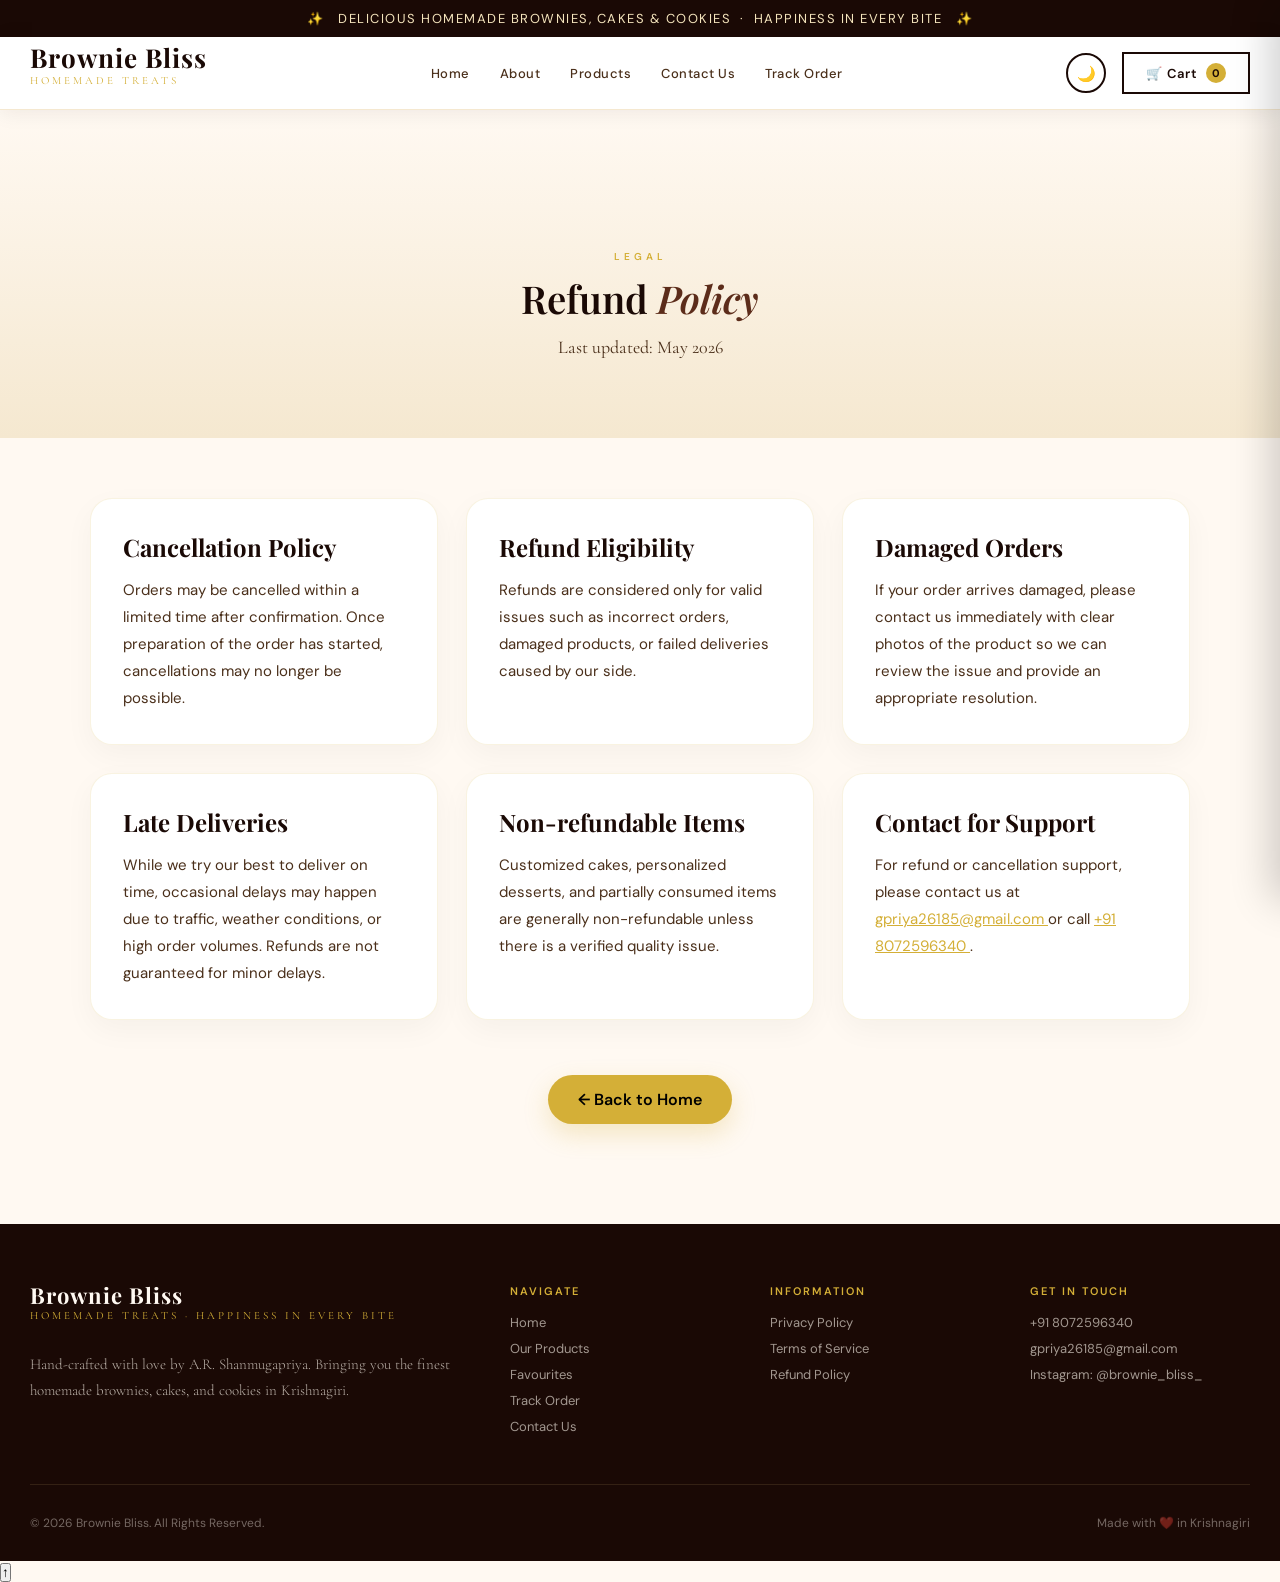
<file: public/refund-policy.html>
<!DOCTYPE html>
<html lang="en">

<head>
    <meta charset="UTF-8">
    <meta name="viewport" content="width=device-width, initial-scale=1.0">
    <link rel="icon" type="image/png" href="assets/favicon.png">
    <title>Refund Policy — Brownie Bliss</title>
    <link
        href="https://fonts.googleapis.com/css2?family=Playfair+Display:ital,wght@0,400;0,600;0,700;1,400&family=Cormorant+Garamond:wght@300;400;500&family=DM+Sans:wght@300;400;500&display=swap"
        rel="stylesheet">
    <link rel="stylesheet" href="style.css">
    <script>
        (function () {
            try {
                var t = localStorage.getItem('bb_theme') || 'light';
                if (t === 'dark') document.documentElement.classList.add('dark');
            } catch (_) { }
        })();
    </script>
</head>

<body>

    <div class="announcement">✨ &nbsp; DELICIOUS HOMEMADE BROWNIES, CAKES & COOKIES &nbsp;·&nbsp; HAPPINESS IN EVERY
        BITE &nbsp; ✨</div>

    <header>
        <div class="header-inner">
            <a href="index.html" class="logo">
                <span class="logo-name">Brownie Bliss</span>
                <span class="logo-sub">Homemade Treats</span>
            </a>
            <nav>
                <a href="index.html">Home</a>
                <a href="about.html">About</a>
                <a href="products.html">Products</a>
                <a href="contact.html">Contact Us</a>
                <a href="track.html">Track Order</a>
            </nav>
            <button class="menu-toggle" onclick="toggleMenu()">☰</button>
            <div class="header-actions">
                <button id="themeToggleBtn" class="theme-toggle-btn" onclick="toggleTheme()"
                    aria-label="Toggle dark mode">
                    <span id="themeIcon">🌙</span>
                </button>
                <button class="cart-btn" onclick="openCart()">
                    🛒 Cart <span class="cart-count" id="cartBadge">0</span>
                </button>
            </div>
        </div>
    </header>

    <div class="mobile-menu" id="mobileMenu">
        <a href="index.html">Home</a>
        <a href="products.html">Products</a>
        <a href="contact.html">Contact</a>
        <a href="track.html">Track Order</a>
    </div>

    <!-- PAGE HERO -->
    <section class="legal-hero">
        <span class="section-label">Legal</span>
        <h1 class="section-title">Refund <em>Policy</em></h1>
        <p
            style="color: var(--text-mid); font-family: 'Cormorant Garamond', serif; font-size: 18px; max-width: 600px; margin: 0 auto;">
            Last updated: May 2026</p>
    </section>

    <!-- CONTENT -->
    <section style="padding: 60px 24px 100px; background: var(--cream);">
        <div class="legal-container">
            <div class="legal-grid">
                <div class="legal-card">
                    <h2>Cancellation Policy</h2>
                    <p>
                        Orders may be cancelled within a limited time after confirmation. Once preparation of the order has 
                        started, cancellations may no longer be possible.
                    </p>
                </div>
                <div class="legal-card">
                    <h2>Refund Eligibility</h2>
                    <p>
                        Refunds are considered only for valid issues such as incorrect orders, damaged products, or 
                        failed deliveries caused by our side.
                    </p>
                </div>

                <div class="legal-card">
                    <h2>Damaged Orders</h2>
                    <p>
                        If your order arrives damaged, please contact us immediately with clear photos of the product so 
                        we can review the issue and provide an appropriate resolution.
                    </p>
                </div>

                <div class="legal-card">
                    <h2>Late Deliveries</h2>
                    <p>
                        While we try our best to deliver on time, occasional delays may happen due to traffic, 
                        weather conditions, or high order volumes. Refunds are not guaranteed for minor delays.
                    </p>
                </div>

                <div class="legal-card">
                    <h2>
                        Non-refundable Items</h2>
                    <p>
                        Customized cakes, personalized desserts, and partially consumed items are generally non-refundable 
                        unless there is a verified quality issue.
                    </p>
                </div>

                <div class="legal-card">
                    <h2>
                        Contact for Support</h2>
                    <p>
                        For refund or cancellation support, please contact us at
                        <a href="mailto:gpriya26185@gmail.com" style="color: var(--gold);">
                            gpriya26185@gmail.com
                        </a>
                        or call
                        <a href="tel:08072596340" style="color: var(--gold);">
                            +91 8072596340
                        </a>.
                    </p>
                </div>
            </div>
            <div class="legal-back">
                <a href="index.html" class="legal-back-btn">
                    ← Back to Home
                </a>
            </div>
        </div>
    </section>

    <footer id="contact">
        <div class="footer-inner">
            <div class="footer-top">
                <div class="footer-brand">
                    <div class="logo">
                        <span class="logo-name">Brownie Bliss</span>
                        <span class="logo-sub">Homemade Treats · Happiness in every bite</span>
                    </div>
                    <p>Hand-crafted with love by A.R. Shanmugapriya. Bringing you the finest homemade brownies, cakes,
                        and cookies in Krishnagiri.</p>
                </div>
                <div class="footer-col">
                    <h4>Navigate</h4>
                    <a href="index.html">Home</a>
                    <a href="products.html">Our Products</a>
                    <a href="favourites.html">Favourites</a>
                    <a href="track.html">Track Order</a>
                    <a href="contact.html">Contact Us</a>
                </div>
                <div class="footer-col">
                    <h4>Information</h4>
                    <a href="privacy-policy.html">Privacy Policy</a>
                    <a href="terms-of-service.html">Terms of Service</a>
                    <a href="refund-policy.html">Refund Policy</a>
                </div>
                <div class="footer-col">
                    <h4>Get In Touch</h4>
                    <a href="tel:08072596340">+91 8072596340</a>
                    <a href="mailto:gpriya26185@gmail.com">gpriya26185@gmail.com</a>
                    <a href="https://instagram.com/brownie_bliss_" target="_blank" rel="noopener noreferrer">Instagram:
                        @brownie_bliss_</a>
                </div>
            </div>
            <div class="footer-bottom">
                <span>© 2026 Brownie Bliss. All Rights Reserved.</span>
                <span>Made with ❤️ in Krishnagiri</span>
            </div>
        </div>
    </footer>

    <div class="cart-overlay" id="cartOverlay" onclick="closeCart()"></div>
    <div class="cart-sidebar" id="cartSidebar">
        <div class="cart-header">
            <span class="cart-title">Your Cart 🛒</span>
            <button class="cart-close" onclick="closeCart()">✕</button>
        </div>
        <div class="cart-items" id="cartItems"></div>
    </div>

    <div class="toast" id="toast"></div>
    <button id="scrollTopBtn" onclick="scrollToTop()">↑</button>
    <script src="script.js"></script>
</body>

</html>
</file>
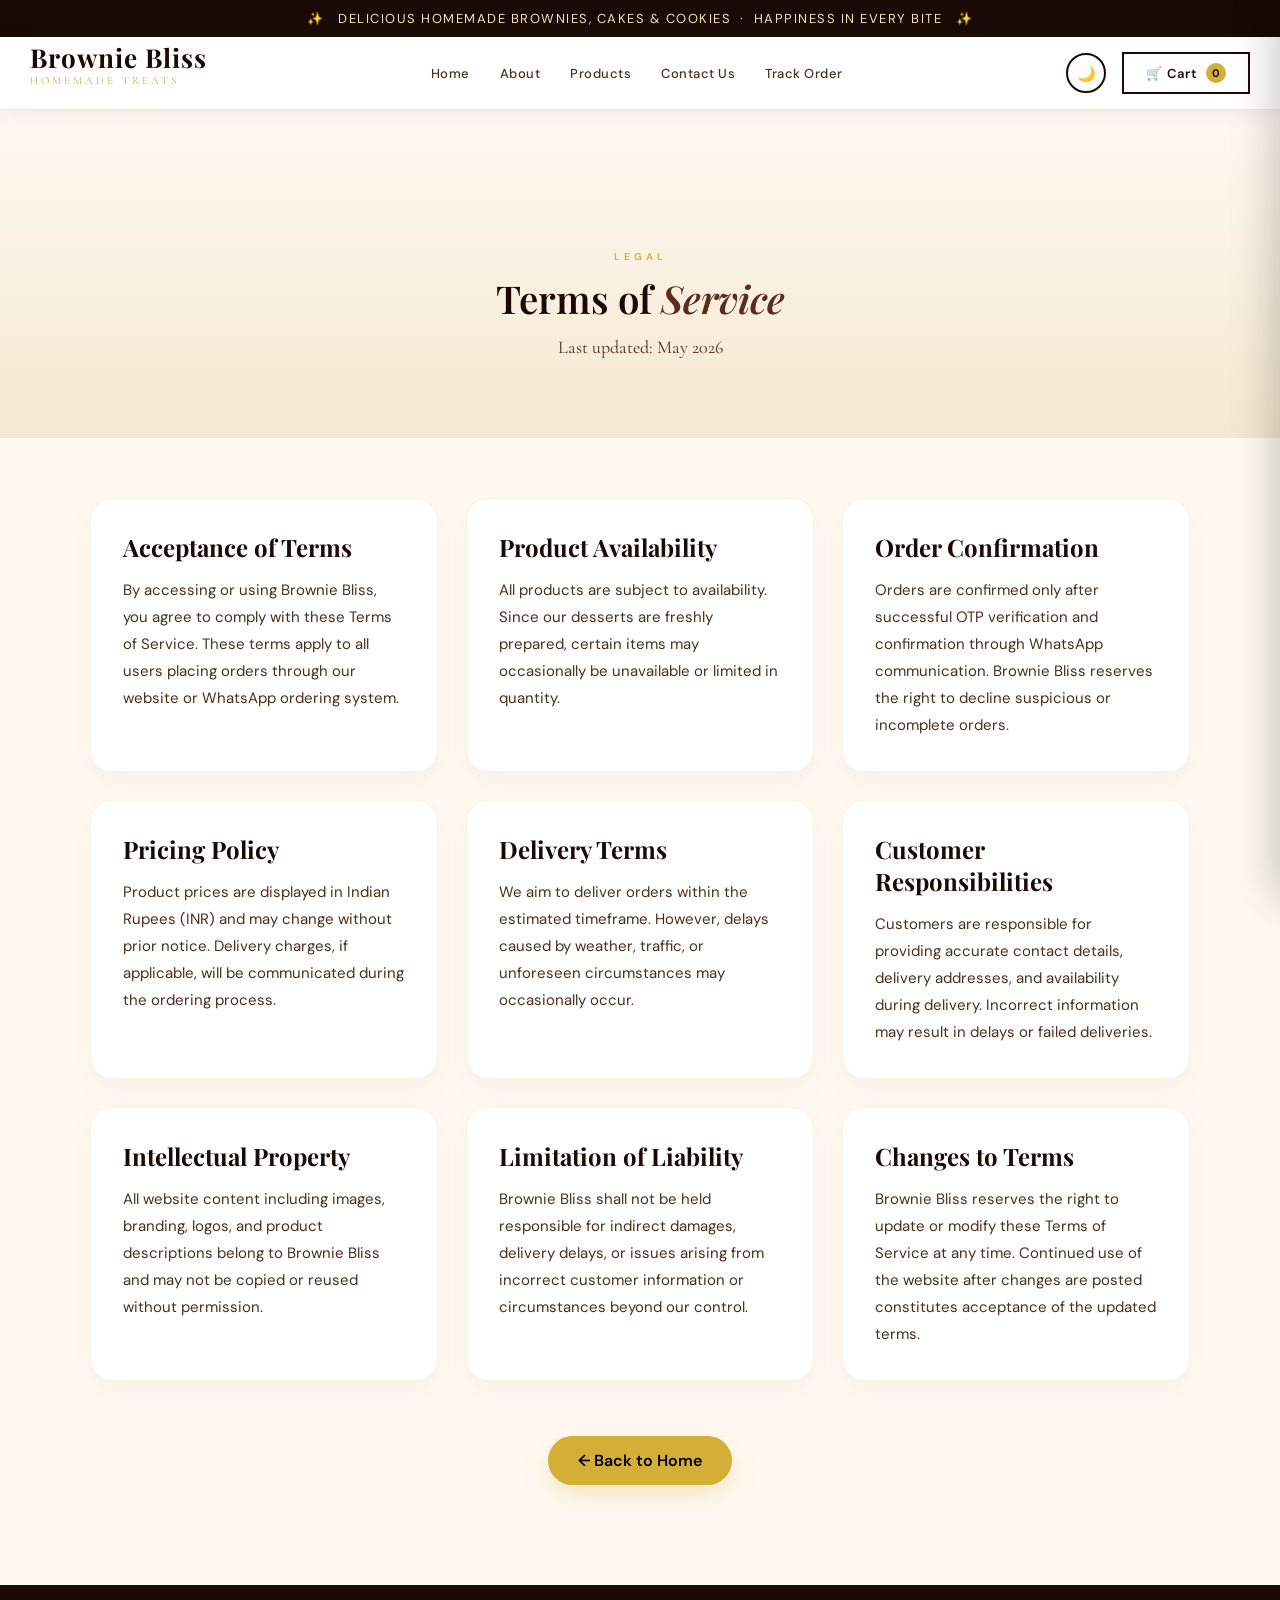
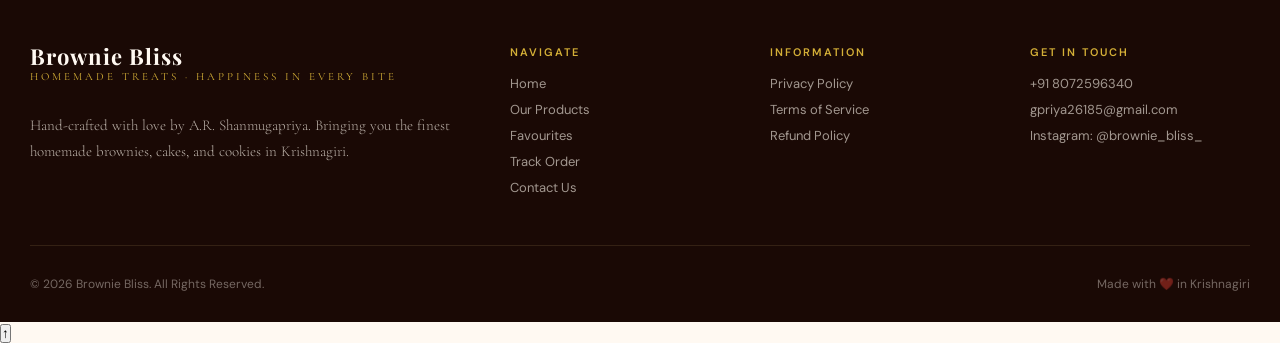
<file: public/terms-of-service.html>
<!DOCTYPE html>
<html lang="en">

<head>
    <meta charset="UTF-8">
    <meta name="viewport" content="width=device-width, initial-scale=1.0">
    <link rel="icon" type="image/png" href="assets/favicon.png">
    <title>Terms of Service — Brownie Bliss</title>
    <link
        href="https://fonts.googleapis.com/css2?family=Playfair+Display:ital,wght@0,400;0,600;0,700;1,400&family=Cormorant+Garamond:wght@300;400;500&family=DM+Sans:wght@300;400;500&display=swap"
        rel="stylesheet">
    <link rel="stylesheet" href="style.css">
    <script>
        (function () {
            try {
                var t = localStorage.getItem('bb_theme') || 'light';
                if (t === 'dark') document.documentElement.classList.add('dark');
            } catch (_) { }
        })();
    </script>
</head>

<body>

    <div class="announcement">✨ &nbsp; DELICIOUS HOMEMADE BROWNIES, CAKES & COOKIES &nbsp;·&nbsp; HAPPINESS IN EVERY
        BITE &nbsp; ✨</div>

    <header>
        <div class="header-inner">
            <a href="index.html" class="logo">
                <span class="logo-name">Brownie Bliss</span>
                <span class="logo-sub">Homemade Treats</span>
            </a>
            <nav>
                <a href="index.html">Home</a>
                <a href="about.html">About</a>
                <a href="products.html">Products</a>
                <a href="contact.html">Contact Us</a>
                <a href="track.html">Track Order</a>
            </nav>
            <button class="menu-toggle" onclick="toggleMenu()">☰</button>
            <div class="header-actions">
                <button id="themeToggleBtn" class="theme-toggle-btn" onclick="toggleTheme()"
                    aria-label="Toggle dark mode">
                    <span id="themeIcon">🌙</span>
                </button>
                <button class="cart-btn" onclick="openCart()">
                    🛒 Cart <span class="cart-count" id="cartBadge">0</span>
                </button>
            </div>
        </div>
    </header>

    <div class="mobile-menu" id="mobileMenu">
        <a href="index.html">Home</a>
        <a href="products.html">Products</a>
        <a href="contact.html">Contact</a>
        <a href="track.html">Track Order</a>
    </div>

    <!-- PAGE HERO -->
    <section class="legal-hero">
        <span class="section-label">Legal</span>
        <h1 class="section-title">Terms of <em>Service</em></h1>
        <p
            style="color: var(--text-mid); font-family: 'Cormorant Garamond', serif; font-size: 18px; max-width: 600px; margin: 0 auto;">
            Last updated: May 2026</p>
    </section>

    <!-- CONTENT -->
    <section style="padding: 60px 24px 100px; background: var(--cream);">
        <div class="legal-container">
            <div class="legal-grid">
                <div class="legal-card">
                    <h2>Acceptance of Terms</h2>
                    <p>
                        By accessing or using Brownie Bliss, you agree to comply with these Terms of Service. These terms apply 
                        to all users placing orders through our website or WhatsApp ordering system.
                    </p>
                </div>
                <div class="legal-card">
                    <h2>Product Availability</h2>
                    <p>
                        All products are subject to availability. Since our desserts are freshly prepared, certain items may 
                        occasionally be unavailable or limited in quantity.
                    </p>
                </div>

                <div class="legal-card">
                    <h2>Order Confirmation</h2>
                    <p>
                        Orders are confirmed only after successful OTP verification and confirmation through WhatsApp 
                        communication. Brownie Bliss reserves the right to decline suspicious or incomplete orders.
                    </p>
                </div>

                <div class="legal-card">
                    <h2>Pricing Policy</h2>
                    <p>
                        Product prices are displayed in Indian Rupees (INR) and may change without prior notice. Delivery 
                        charges, if applicable, will be communicated during the ordering process.
                    </p>
                </div>

                <div class="legal-card">
                    <h2>
                        Delivery Terms</h2>
                    <p>
                        We aim to deliver orders within the estimated timeframe. However, delays caused by weather, traffic, 
                        or unforeseen circumstances may occasionally occur.
                    </p>
                </div>

                <div class="legal-card">
                    <h2>
                        Customer Responsibilities</h2>
                    <p>
                        Customers are responsible for providing accurate contact details, delivery addresses, and 
                        availability during delivery. Incorrect information may result in delays or failed deliveries.
                    </p>
                </div>

                <div class="legal-card">
                    <h2>
                        Intellectual Property</h2>
                    <p>
                        All website content including images, branding, logos, and product descriptions belong to Brownie 
                        Bliss and may not be copied or reused without permission.
                    </p>
                </div>

                <div class="legal-card">
                    <h2>
                        Limitation of Liability</h2>
                    <p>
                        Brownie Bliss shall not be held responsible for indirect damages, delivery delays, or issues arising 
                        from incorrect customer information or circumstances beyond our control.
                    </p>
                </div>

                <div class="legal-card">
                    <h2>Changes to Terms</h2>
                    <p>
                        Brownie Bliss reserves the right to update or modify these Terms of Service at any time. Continued use of the website after changes are posted constitutes acceptance of the updated terms.
                    </p>
                </div>
            </div>
            <div class="legal-back">
                <a href="index.html" class="legal-back-btn">
                    ← Back to Home
                </a>
            </div>
        </div>
    </section>

    <footer id="contact">
        <div class="footer-inner">
            <div class="footer-top">
                <div class="footer-brand">
                    <div class="logo">
                        <span class="logo-name">Brownie Bliss</span>
                        <span class="logo-sub">Homemade Treats · Happiness in every bite</span>
                    </div>
                    <p>Hand-crafted with love by A.R. Shanmugapriya. Bringing you the finest homemade brownies, cakes,
                        and cookies in Krishnagiri.</p>
                </div>
                <div class="footer-col">
                    <h4>Navigate</h4>
                    <a href="index.html">Home</a>
                    <a href="products.html">Our Products</a>
                    <a href="favourites.html">Favourites</a>
                    <a href="track.html">Track Order</a>
                    <a href="contact.html">Contact Us</a>
                </div>
                <div class="footer-col">
                    <h4>Information</h4>
                    <a href="privacy-policy.html">Privacy Policy</a>
                    <a href="terms-of-service.html">Terms of Service</a>
                    <a href="refund-policy.html">Refund Policy</a>
                </div>
                <div class="footer-col">
                    <h4>Get In Touch</h4>
                    <a href="tel:08072596340">+91 8072596340</a>
                    <a href="mailto:gpriya26185@gmail.com">gpriya26185@gmail.com</a>
                    <a href="https://instagram.com/brownie_bliss_" target="_blank" rel="noopener noreferrer">Instagram:
                        @brownie_bliss_</a>
                </div>
            </div>
            <div class="footer-bottom">
                <span>© 2026 Brownie Bliss. All Rights Reserved.</span>
                <span>Made with ❤️ in Krishnagiri</span>
            </div>
        </div>
    </footer>

    <div class="cart-overlay" id="cartOverlay" onclick="closeCart()"></div>
    <div class="cart-sidebar" id="cartSidebar">
        <div class="cart-header">
            <span class="cart-title">Your Cart 🛒</span>
            <button class="cart-close" onclick="closeCart()">✕</button>
        </div>
        <div class="cart-items" id="cartItems"></div>
    </div>

    <div class="toast" id="toast"></div>
    <button id="scrollTopBtn" onclick="scrollToTop()">↑</button>
    <script src="script.js"></script>
</body>

</html>
</file>
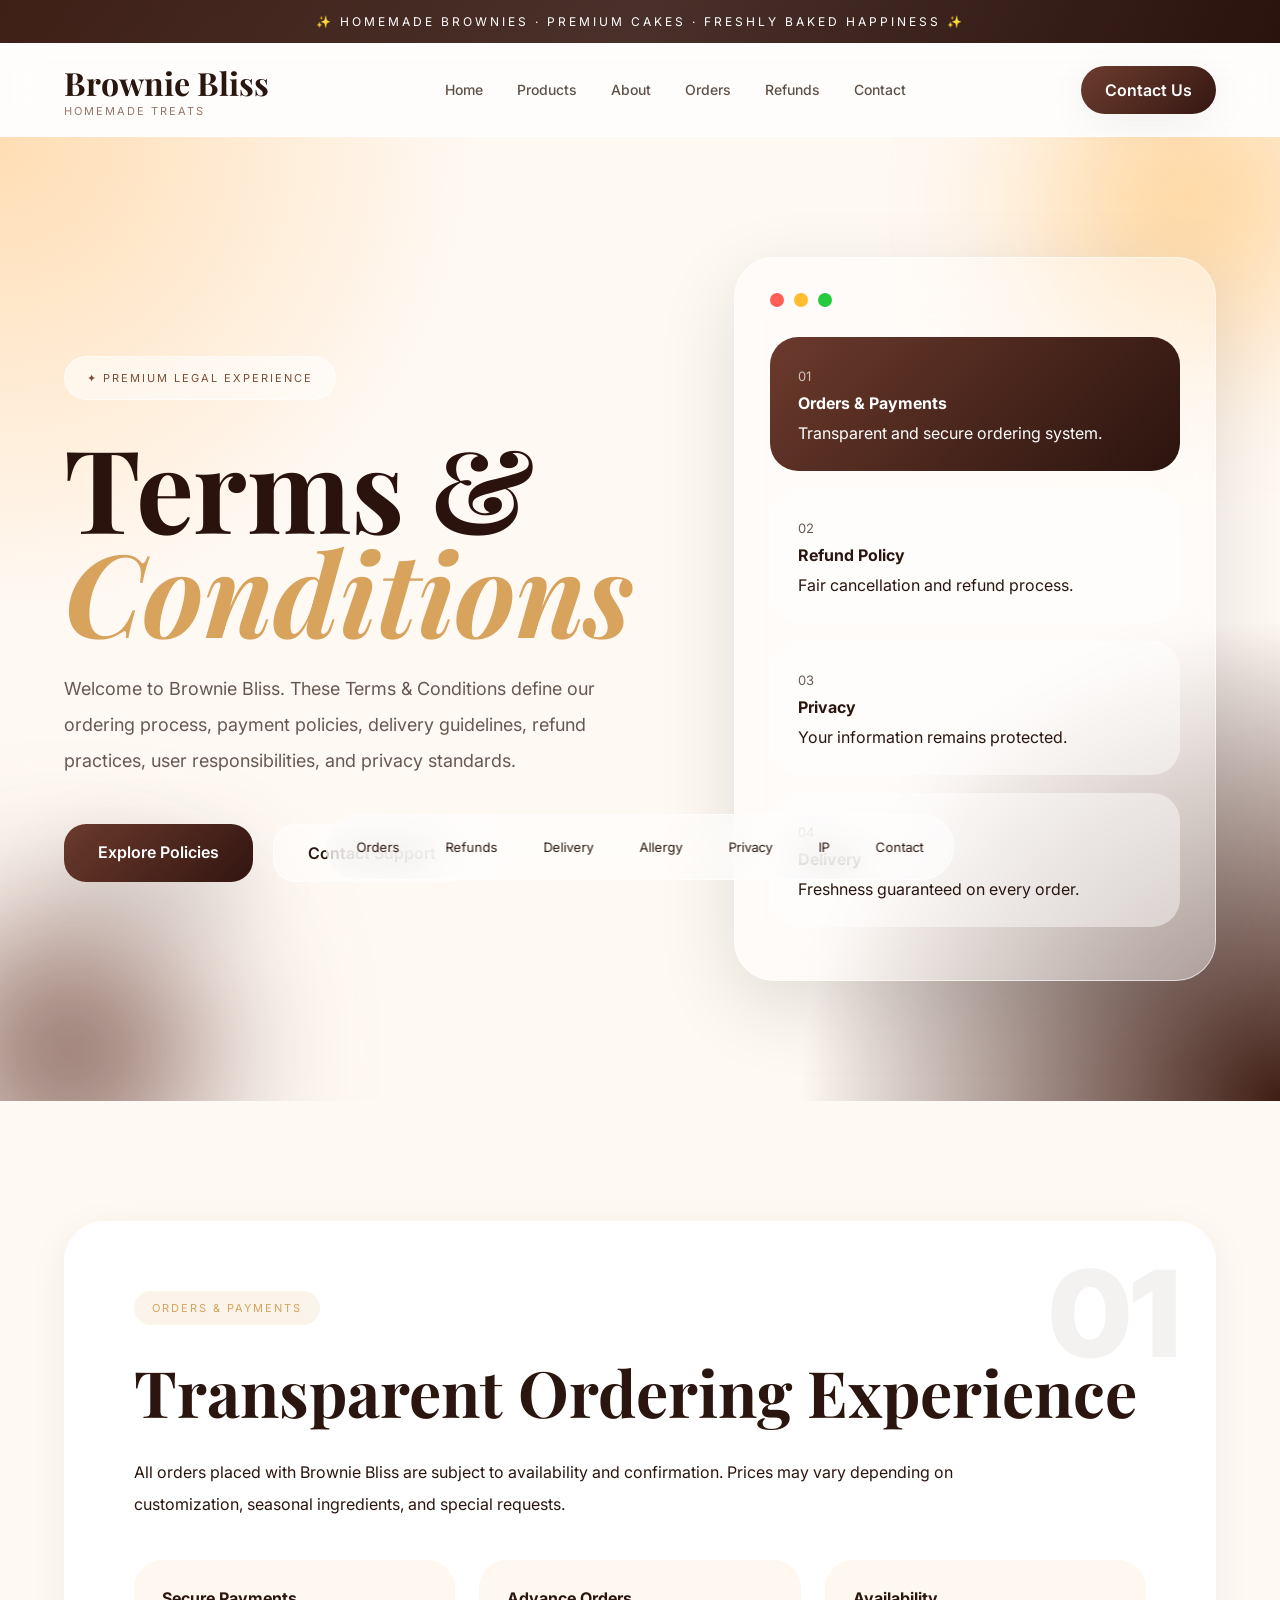
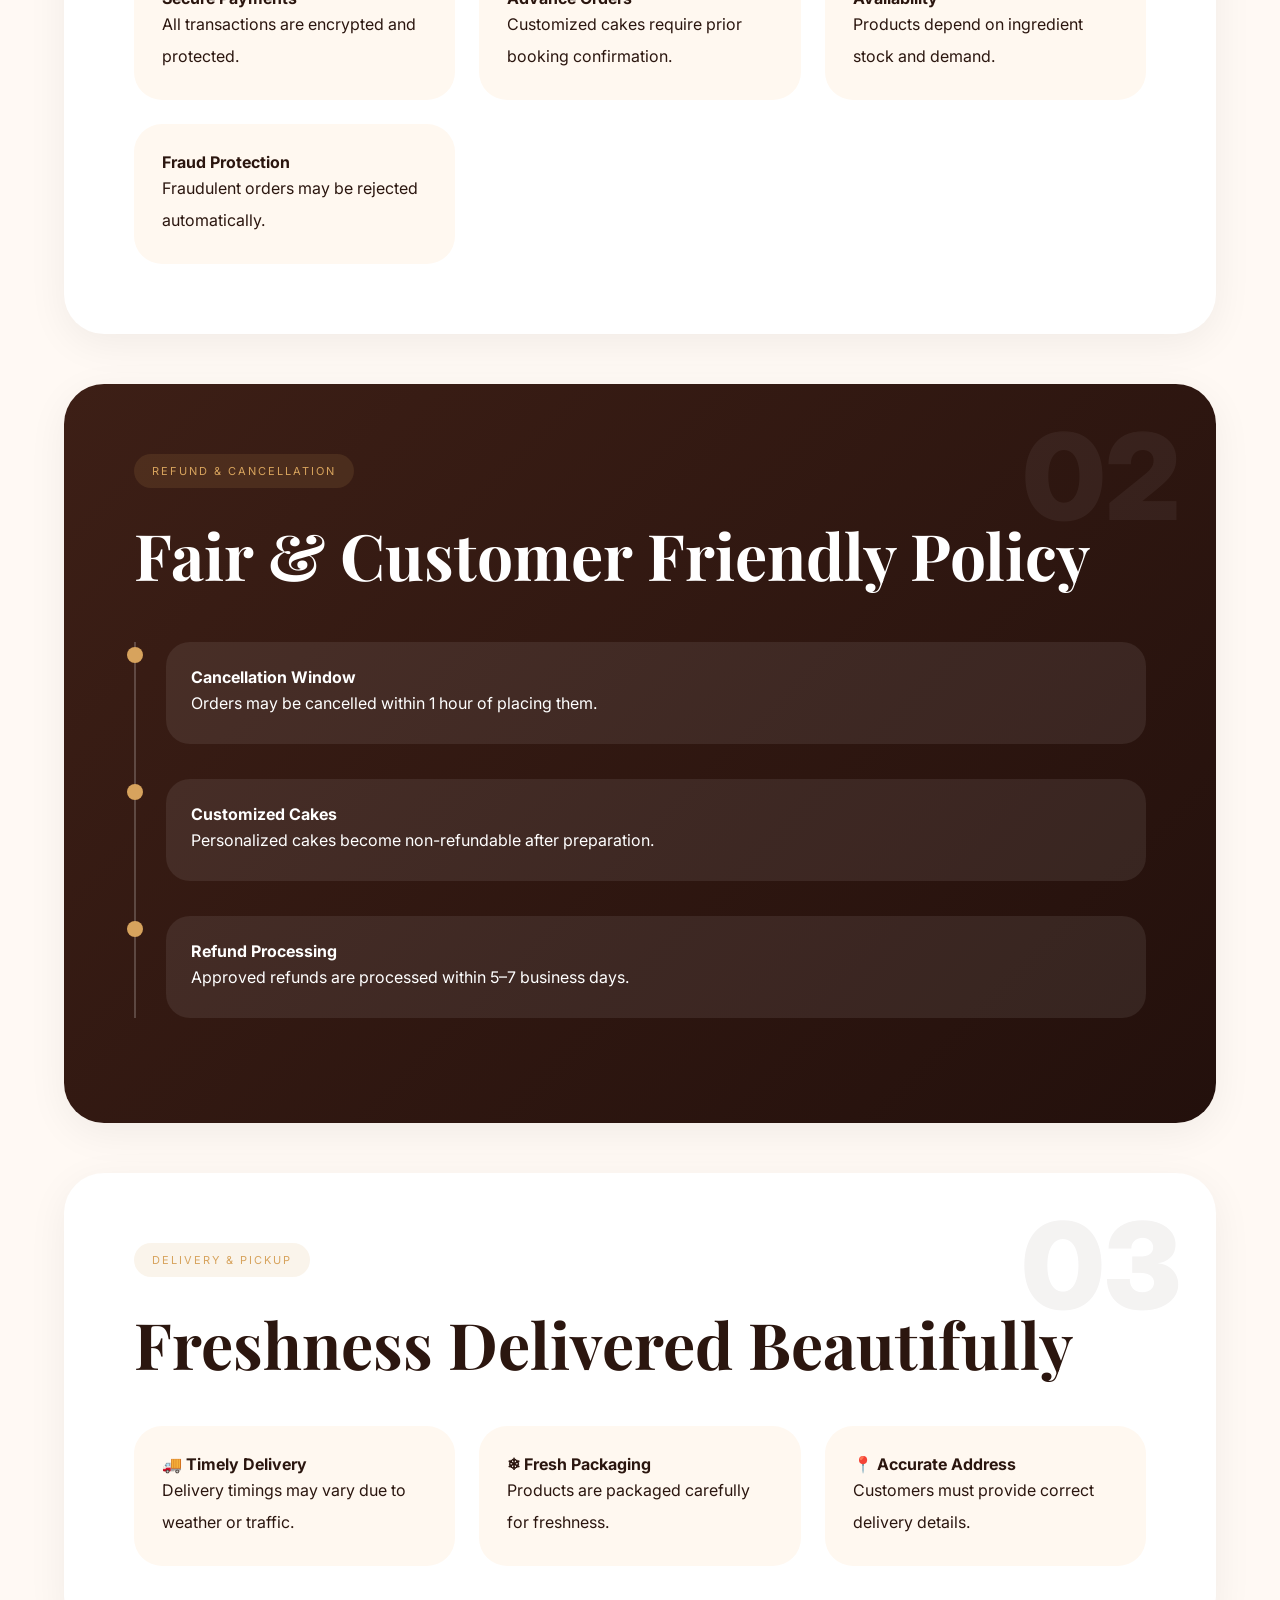
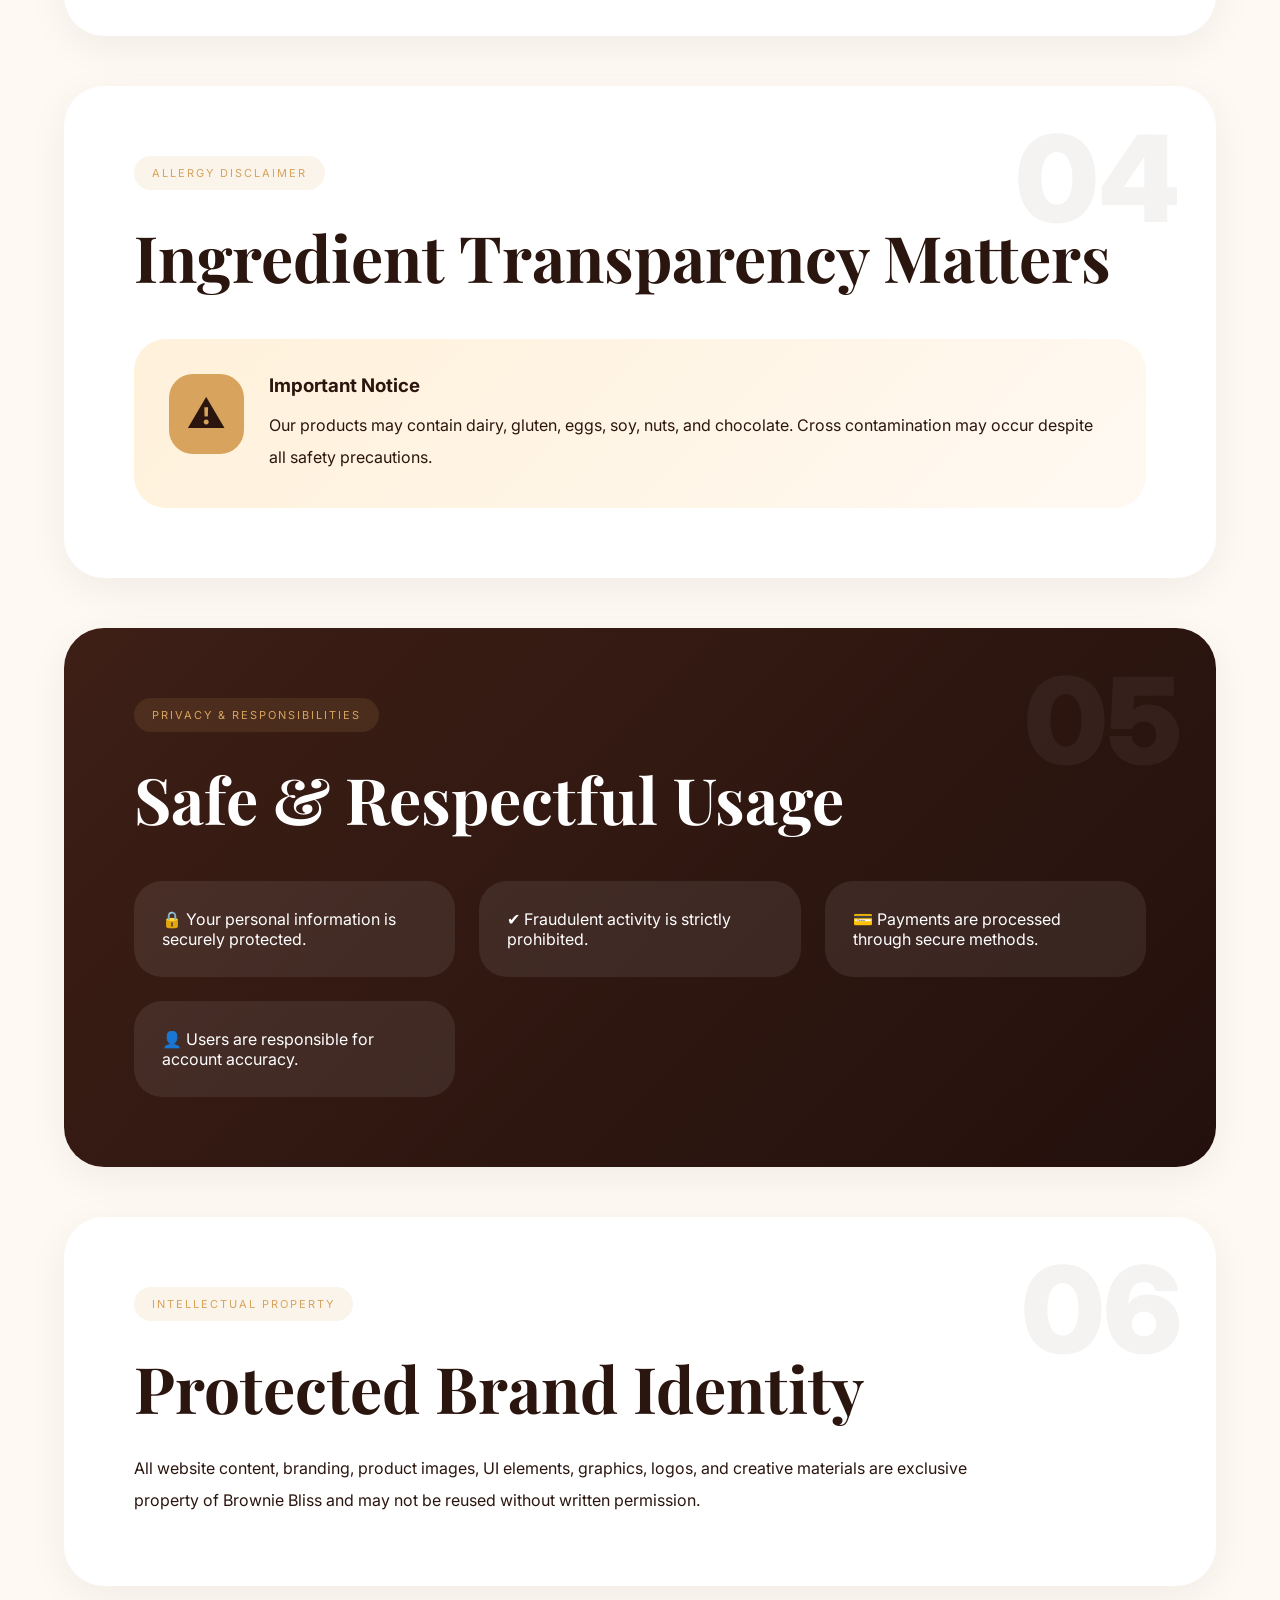
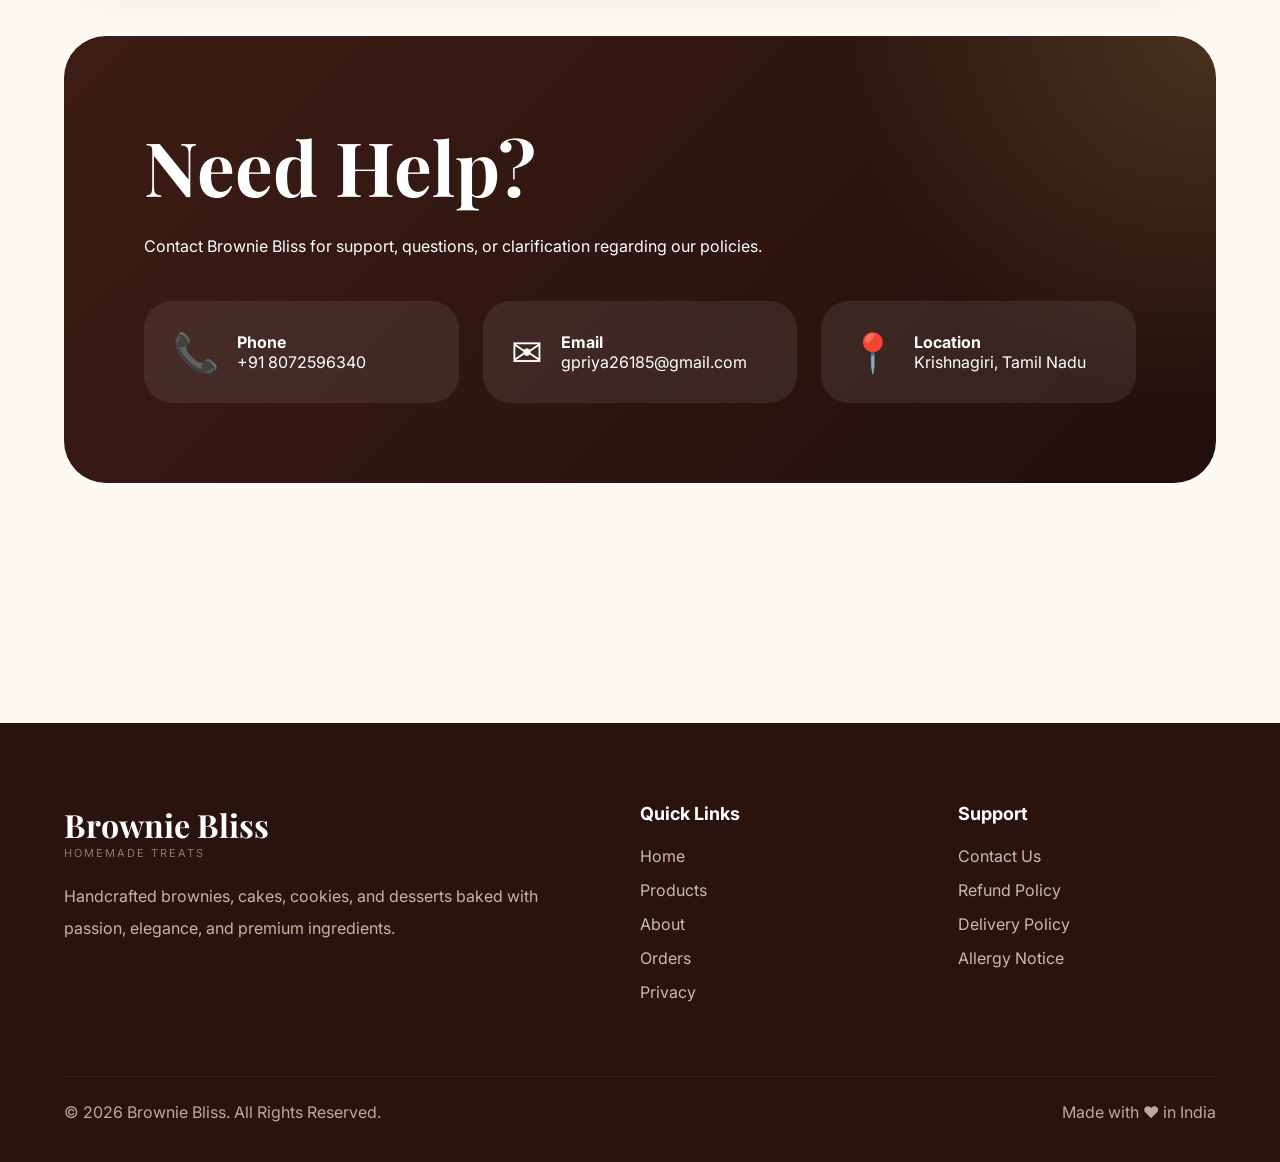
<file: public/terms.html>
<!doctype html>
<html lang="en" class="smooth-scroll">
  <head>
    <meta charset="UTF-8" />
    <meta name="viewport" content="width=device-width, initial-scale=1.0" />

    <title>Terms & Conditions | Brownie Bliss</title>

    <link rel="icon" type="image/png" href="assets/favicon.png" />

    <link
      href="https://fonts.googleapis.com/css2?family=Playfair+Display:wght@400;500;600;700;800&family=Inter:wght@300;400;500;600;700&display=swap"
      rel="stylesheet"
    />

    <style>
      :root {
        --bg: #fff9f4;
        --white: #ffffff;
        --dark: #2b160f;
        --brown: #5b3427;
        --gold: #d7a35d;
        --gold-light: #f6e2c5;
        --text: #5f5148;

        --glass: rgba(255, 255, 255, 0.5);

        --shadow: 0 10px 40px rgba(0, 0, 0, 0.06);

        --shadow-heavy: 0 25px 80px rgba(0, 0, 0, 0.12);

        --radius: 32px;
      }

      * {
        margin: 0;
        padding: 0;
        box-sizing: border-box;
      }

      html {
        scroll-behavior: smooth;
      }

      body {
        font-family: "Inter", sans-serif;
        background: var(--bg);
        color: var(--dark);
        overflow-x: hidden;
      }

      img {
        max-width: 100%;
      }

      a {
        text-decoration: none;
        color: inherit;
      }

      /* ===================================== */
      /* CUSTOM SCROLLBAR */
      /* ===================================== */

      ::-webkit-scrollbar {
        width: 10px;
      }

      ::-webkit-scrollbar-thumb {
        background: linear-gradient(var(--gold), #b97d34);
        border-radius: 999px;
      }

      /* ===================================== */
      /* ANNOUNCEMENT */
      /* ===================================== */

      .announcement {
        background: linear-gradient(90deg, #3f2017, #2a120d);

        color: white;

        text-align: center;

        padding: 14px;

        font-size: 12px;

        letter-spacing: 3px;

        text-transform: uppercase;

        position: relative;

        overflow: hidden;
      }

      .announcement::before {
        content: "";

        position: absolute;

        inset: 0;

        background: linear-gradient(
          120deg,
          transparent,
          rgba(255, 255, 255, 0.1),
          transparent
        );

        animation: shine 5s linear infinite;
      }

      @keyframes shine {
        0% {
          transform: translateX(-100%);
        }

        100% {
          transform: translateX(100%);
        }
      }

      /* ===================================== */
      /* HEADER */
      /* ===================================== */

      header {
        position: sticky;

        top: 0;

        z-index: 1000;

        backdrop-filter: blur(20px);

        background: rgba(255, 255, 255, 0.7);

        border-bottom: 1px solid rgba(255, 255, 255, 0.5);
      }

      .header-inner {
        max-width: 1500px;

        margin: auto;

        display: flex;

        align-items: center;

        justify-content: space-between;

        padding: 18px 5%;
      }

      .logo {
        display: flex;

        flex-direction: column;
      }

      .logo-name {
        font-family: "Playfair Display", serif;

        font-size: 32px;

        color: var(--dark);

        font-weight: 700;
      }

      .logo-sub {
        font-size: 11px;

        letter-spacing: 2px;

        color: #947768;

        text-transform: uppercase;
      }

      nav {
        display: flex;

        align-items: center;

        gap: 34px;
      }

      nav a {
        position: relative;

        font-size: 14px;

        font-weight: 500;

        color: var(--text);

        transition: 0.3s ease;
      }

      nav a::after {
        content: "";

        position: absolute;

        left: 0;

        bottom: -8px;

        width: 0;

        height: 2px;

        background: var(--gold);

        transition: 0.3s ease;
      }

      nav a:hover::after {
        width: 100%;
      }

      nav a:hover {
        color: var(--dark);
      }

      .header-btn {
        padding: 14px 24px;

        border-radius: 999px;

        background: linear-gradient(135deg, #6d3d2f, #351712);

        color: white;

        font-weight: 600;

        transition: 0.4s ease;

        box-shadow: var(--shadow);
      }

      .header-btn:hover {
        transform: translateY(-4px);

        box-shadow: var(--shadow-heavy);
      }

      .menu-toggle {
        display: none;

        width: 52px;

        height: 52px;

        border: none;

        border-radius: 18px;

        background: white;

        font-size: 24px;

        cursor: pointer;

        box-shadow: var(--shadow);
      }

      .mobile-menu {
        display: none;

        flex-direction: column;

        background: white;

        padding: 25px;

        gap: 20px;
      }

      .mobile-menu a {
        font-size: 15px;

        font-weight: 600;
      }

      /* ===================================== */
      /* HERO */
      /* ===================================== */

      .hero {
        position: relative;

        min-height: 100vh;

        display: flex;

        align-items: center;

        overflow: hidden;

        padding: 120px 5%;
      }

      .hero::before {
        content: "";

        position: absolute;

        inset: 0;

        background:
          radial-gradient(circle at top left, #ffddb3 0%, transparent 30%),
          radial-gradient(circle at bottom right, #3f1d14 0%, transparent 30%);
      }

      .hero-grid {
        position: relative;

        z-index: 2;

        max-width: 1500px;

        margin: auto;

        width: 100%;

        display: grid;

        grid-template-columns: 1.1fr 0.9fr;

        gap: 80px;

        align-items: center;
      }

      .badge {
        display: inline-flex;

        align-items: center;

        gap: 10px;

        padding: 14px 22px;

        border-radius: 999px;

        background: rgba(255, 255, 255, 0.55);

        backdrop-filter: blur(18px);

        border: 1px solid rgba(255, 255, 255, 0.6);

        font-size: 11px;

        text-transform: uppercase;

        letter-spacing: 2px;

        color: #7a4e38;
      }

      .hero-title {
        font-size: clamp(70px, 9vw, 140px);

        line-height: 0.9;

        margin: 35px 0 28px;

        font-family: "Playfair Display", serif;

        color: #2a120d;
      }

      .hero-title span {
        display: block;

        color: var(--gold);

        font-style: italic;
      }

      .hero-desc {
        max-width: 700px;

        line-height: 2;

        color: #675950;

        font-size: 18px;
      }

      .hero-actions {
        display: flex;

        gap: 20px;

        margin-top: 45px;

        flex-wrap: wrap;
      }

      .btn {
        padding: 18px 34px;

        border-radius: 22px;

        font-weight: 600;

        transition: 0.45s ease;
      }

      .btn-primary {
        background: linear-gradient(135deg, #6b3a2d, #321510);

        color: white;

        box-shadow: var(--shadow-heavy);
      }

      .btn-primary:hover {
        transform: translateY(-6px) scale(1.02);
      }

      .btn-secondary {
        background: rgba(255, 255, 255, 0.5);

        backdrop-filter: blur(18px);

        border: 1px solid rgba(255, 255, 255, 0.7);
      }

      .btn-secondary:hover {
        background: white;
      }

      /* HERO CARD */

      .glass-card {
        position: relative;

        overflow: hidden;

        background: rgba(255, 255, 255, 0.4);

        backdrop-filter: blur(25px);

        border: 1px solid rgba(255, 255, 255, 0.6);

        border-radius: 40px;

        padding: 35px;

        box-shadow: var(--shadow-heavy);
      }

      .glass-top {
        display: flex;

        gap: 10px;

        margin-bottom: 30px;
      }

      .dot {
        width: 14px;

        height: 14px;

        border-radius: 50%;
      }

      .red {
        background: #ff5f56;
      }
      .yellow {
        background: #ffbd2f;
      }
      .green {
        background: #27c93f;
      }

      .policy-box {
        padding: 28px;

        border-radius: 28px;

        background: rgba(255, 255, 255, 0.45);

        margin-bottom: 18px;

        transition: 0.45s ease;
      }

      .policy-box:hover {
        transform: translateX(8px);
      }

      .policy-box.active {
        background: linear-gradient(135deg, #6c3a2d, #2b140e);

        color: white;
      }

      .policy-box span {
        font-size: 13px;

        opacity: 0.7;
      }

      .policy-box h4 {
        margin: 8px 0 10px;
      }

      /* ===================================== */
      /* FLOATING NAV */
      /* ===================================== */

      .floating-nav {
        position: fixed;

        left: 50%;

        transform: translateX(-50%);

        bottom: 20px;

        z-index: 999;

        display: flex;

        gap: 10px;

        padding: 12px;

        border-radius: 999px;

        background: rgba(255, 255, 255, 0.55);

        backdrop-filter: blur(22px);

        border: 1px solid rgba(255, 255, 255, 0.6);

        overflow-x: auto;

        max-width: 95%;
      }

      .floating-nav a {
        padding: 12px 18px;

        border-radius: 999px;

        font-size: 13px;

        white-space: nowrap;

        transition: 0.3s ease;
      }

      .floating-nav a:hover {
        background: #34150f;

        color: white;
      }

      /* ===================================== */
      /* MAIN SECTION */
      /* ===================================== */

      .legal-wrapper {
        padding: 120px 5%;
      }

      .legal-card {
        position: relative;

        overflow: hidden;

        background: white;

        border-radius: 40px;

        padding: 70px;

        margin-bottom: 50px;

        box-shadow: var(--shadow);
      }

      .legal-card.dark {
        background: linear-gradient(135deg, #3d1f16, #23100c);

        color: white;
      }

      .card-number {
        position: absolute;

        right: 35px;

        top: 20px;

        font-size: 120px;

        font-weight: 900;

        opacity: 0.05;
      }

      .tag {
        display: inline-block;

        padding: 10px 18px;

        border-radius: 999px;

        background: rgba(215, 163, 93, 0.12);

        color: var(--gold);

        text-transform: uppercase;

        font-size: 11px;

        letter-spacing: 2px;

        margin-bottom: 24px;
      }

      .legal-card h2 {
        font-family: "Playfair Display", serif;

        font-size: clamp(38px, 5vw, 65px);

        margin-bottom: 22px;
      }

      .legal-card p {
        line-height: 2;

        max-width: 900px;
      }

      /* GRID */

      .grid {
        margin-top: 40px;

        display: grid;

        grid-template-columns: repeat(auto-fit, minmax(240px, 1fr));

        gap: 24px;
      }

      .mini-card {
        padding: 28px;

        border-radius: 28px;

        background: #fff8f0;

        transition: 0.45s ease;
      }

      .mini-card:hover {
        transform: translateY(-10px);

        box-shadow: var(--shadow-heavy);
      }

      .dark .mini-card {
        background: rgba(255, 255, 255, 0.08);
      }

      /* TIMELINE */

      .timeline {
        margin-top: 45px;

        border-left: 2px solid rgba(255, 255, 255, 0.2);

        padding-left: 30px;
      }

      .timeline-item {
        position: relative;

        margin-bottom: 35px;
      }

      .timeline-dot {
        position: absolute;

        left: -39px;

        top: 5px;

        width: 16px;

        height: 16px;

        border-radius: 50%;

        background: var(--gold);
      }

      .timeline-box {
        padding: 25px;

        border-radius: 24px;

        background: rgba(255, 255, 255, 0.08);
      }

      /* ALERT */

      .alert {
        margin-top: 40px;

        display: flex;

        gap: 25px;

        align-items: flex-start;

        padding: 35px;

        border-radius: 32px;

        background: linear-gradient(135deg, #fff1da, #fff9f2);
      }

      .alert-icon {
        width: 80px;

        height: 80px;

        border-radius: 24px;

        display: flex;

        align-items: center;

        justify-content: center;

        background: var(--gold);

        font-size: 38px;
      }

      /* CONTACT */

      .contact-section {
        position: relative;

        overflow: hidden;

        background: linear-gradient(135deg, #3d1d15, #220f0b);

        color: white;

        border-radius: 42px;

        padding: 80px;
      }

      .contact-section::before {
        content: "";

        position: absolute;

        inset: 0;

        background: radial-gradient(
          circle at top right,
          rgba(255, 220, 130, 0.15),
          transparent 30%
        );
      }

      .contact-inner {
        position: relative;

        z-index: 2;
      }

      .contact-inner h2 {
        font-family: "Playfair Display", serif;

        font-size: clamp(42px, 6vw, 75px);

        margin-bottom: 20px;
      }

      .contact-grid {
        margin-top: 45px;

        display: grid;

        grid-template-columns: repeat(auto-fit, minmax(250px, 1fr));

        gap: 24px;
      }

      .contact-box {
        padding: 28px;

        border-radius: 28px;

        background: rgba(255, 255, 255, 0.08);

        display: flex;

        gap: 18px;

        align-items: center;
      }

      .contact-box span {
        font-size: 38px;
      }

      /* ===================================== */
      /* FOOTER */
      /* ===================================== */

      footer {
        margin-top: 120px;

        background: #2a120d;

        color: white;

        padding: 80px 5% 40px;
      }

      .footer-grid {
        max-width: 1500px;

        margin: auto;

        display: grid;

        grid-template-columns: 2fr 1fr 1fr;

        gap: 60px;
      }

      .footer-brand p {
        margin-top: 20px;

        line-height: 2;

        color: #c4b4aa;
      }

      .footer-col h4 {
        margin-bottom: 22px;

        font-size: 18px;
      }

      .footer-col a {
        display: block;

        margin-bottom: 14px;

        color: #c9bbb2;

        transition: 0.3s ease;
      }

      .footer-col a:hover {
        color: white;

        transform: translateX(5px);
      }

      .footer-bottom {
        margin-top: 60px;

        padding-top: 25px;

        border-top: 1px solid rgba(255, 255, 255, 0.08);

        display: flex;

        justify-content: space-between;

        flex-wrap: wrap;

        gap: 15px;

        color: #bca99e;
      }

      /* ===================================== */
      /* REVEAL */
      /* ===================================== */

      .reveal {
        opacity: 0;

        transform: translateY(60px);

        transition: 1s ease;
      }

      .reveal.active {
        opacity: 1;

        transform: translateY(0);
      }

      /* ===================================== */
      /* ORBS */
      /* ===================================== */

      .orb {
        position: absolute;

        border-radius: 50%;

        filter: blur(90px);

        animation: float 8s ease-in-out infinite;
      }

      .orb1 {
        width: 280px;

        height: 280px;

        background: #ffd08f;

        top: -80px;

        right: -50px;
      }

      .orb2 {
        width: 220px;

        height: 220px;

        background: #5b2e22;

        bottom: -60px;

        left: -40px;
      }

      @keyframes float {
        0%,
        100% {
          transform: translateY(0);
        }

        50% {
          transform: translateY(-25px);
        }
      }

      /* ===================================== */
      /* MOBILE */
      /* ===================================== */

      @media (max-width: 1100px) {
        .hero-grid {
          grid-template-columns: 1fr;
        }

        nav {
          display: none;
        }

        .menu-toggle {
          display: block;
        }

        .mobile-menu.show {
          display: flex;
        }
      }

      @media (max-width: 768px) {
        .hero-title {
          font-size: 64px;
        }

        .hero-actions {
          flex-direction: column;
        }

        .btn {
          width: 100%;
          text-align: center;
        }

        .legal-card {
          padding: 40px 30px;
        }

        .contact-section {
          padding: 50px 30px;
        }

        .footer-grid {
          grid-template-columns: 1fr;
        }

        .floating-nav {
          bottom: 12px;
        }
      }
    </style>
  </head>

  <body>
    <!-- ===================================== -->
    <!-- ANNOUNCEMENT -->
    <!-- ===================================== -->

    <div class="announcement">
      ✨ HOMEMADE BROWNIES · PREMIUM CAKES · FRESHLY BAKED HAPPINESS ✨
    </div>

    <!-- ===================================== -->
    <!-- HEADER -->
    <!-- ===================================== -->

    <header>
      <div class="header-inner">
        <a href="index.html" class="logo">
          <span class="logo-name"> Brownie Bliss </span>

          <span class="logo-sub"> Homemade Treats </span>
        </a>

        <nav>
          <a href="index.html">Home</a>

          <a href="products.html">Products</a>

          <a href="about.html">About</a>

          <a href="#orders">Orders</a>

          <a href="#refunds">Refunds</a>

          <a href="#contact">Contact</a>
        </nav>

        <a href="contact.html" class="header-btn"> Contact Us </a>

        <button class="menu-toggle" id="menuBtn">☰</button>
      </div>

      <div class="mobile-menu" id="mobileMenu">
        <a href="index.html">Home</a>

        <a href="products.html">Products</a>

        <a href="about.html">About</a>

        <a href="#orders">Orders</a>

        <a href="#refunds">Refunds</a>

        <a href="#contact">Contact</a>
      </div>
    </header>

    <!-- ===================================== -->
    <!-- HERO -->
    <!-- ===================================== -->

    <section class="hero">
      <div class="orb orb1"></div>
      <div class="orb orb2"></div>

      <div class="hero-grid">
        <div>
          <span class="badge"> ✦ Premium Legal Experience </span>

          <h1 class="hero-title">
            Terms &
            <span>Conditions</span>
          </h1>

          <p class="hero-desc">
            Welcome to Brownie Bliss. These Terms & Conditions define our
            ordering process, payment policies, delivery guidelines, refund
            practices, user responsibilities, and privacy standards.
          </p>

          <div class="hero-actions">
            <a href="#legal" class="btn btn-primary"> Explore Policies </a>

            <a href="contact.html" class="btn btn-secondary">
              Contact Support
            </a>
          </div>
        </div>

        <!-- RIGHT CARD -->

        <div class="glass-card">
          <div class="glass-top">
            <div class="dot red"></div>
            <div class="dot yellow"></div>
            <div class="dot green"></div>
          </div>

          <div class="policy-box active">
            <span>01</span>

            <h4>Orders & Payments</h4>

            <p>Transparent and secure ordering system.</p>
          </div>

          <div class="policy-box">
            <span>02</span>

            <h4>Refund Policy</h4>

            <p>Fair cancellation and refund process.</p>
          </div>

          <div class="policy-box">
            <span>03</span>

            <h4>Privacy</h4>

            <p>Your information remains protected.</p>
          </div>

          <div class="policy-box">
            <span>04</span>

            <h4>Delivery</h4>

            <p>Freshness guaranteed on every order.</p>
          </div>
        </div>
      </div>
    </section>

    <!-- ===================================== -->
    <!-- FLOATING NAV -->
    <!-- ===================================== -->

    <div class="floating-nav">
      <a href="#orders">Orders</a>

      <a href="#refunds">Refunds</a>

      <a href="#delivery">Delivery</a>

      <a href="#allergy">Allergy</a>

      <a href="#privacy">Privacy</a>

      <a href="#property">IP</a>

      <a href="#contact">Contact</a>
    </div>

    <!-- ===================================== -->
    <!-- MAIN -->
    <!-- ===================================== -->

    <main class="legal-wrapper" id="legal">
      <!-- ORDERS -->

      <section class="legal-card reveal" id="orders">
        <div class="card-number">01</div>

        <span class="tag"> Orders & Payments </span>

        <h2>Transparent Ordering Experience</h2>

        <p>
          All orders placed with Brownie Bliss are subject to availability and
          confirmation. Prices may vary depending on customization, seasonal
          ingredients, and special requests.
        </p>

        <div class="grid">
          <div class="mini-card">
            <h4>Secure Payments</h4>

            <p>All transactions are encrypted and protected.</p>
          </div>

          <div class="mini-card">
            <h4>Advance Orders</h4>

            <p>Customized cakes require prior booking confirmation.</p>
          </div>

          <div class="mini-card">
            <h4>Availability</h4>

            <p>Products depend on ingredient stock and demand.</p>
          </div>

          <div class="mini-card">
            <h4>Fraud Protection</h4>

            <p>Fraudulent orders may be rejected automatically.</p>
          </div>
        </div>
      </section>

      <!-- REFUND -->

      <section class="legal-card dark reveal" id="refunds">
        <div class="card-number">02</div>

        <span class="tag"> Refund & Cancellation </span>

        <h2>Fair & Customer Friendly Policy</h2>

        <div class="timeline">
          <div class="timeline-item">
            <div class="timeline-dot"></div>

            <div class="timeline-box">
              <h4>Cancellation Window</h4>

              <p>Orders may be cancelled within 1 hour of placing them.</p>
            </div>
          </div>

          <div class="timeline-item">
            <div class="timeline-dot"></div>

            <div class="timeline-box">
              <h4>Customized Cakes</h4>

              <p>Personalized cakes become non-refundable after preparation.</p>
            </div>
          </div>

          <div class="timeline-item">
            <div class="timeline-dot"></div>

            <div class="timeline-box">
              <h4>Refund Processing</h4>

              <p>Approved refunds are processed within 5–7 business days.</p>
            </div>
          </div>
        </div>
      </section>

      <!-- DELIVERY -->

      <section class="legal-card reveal" id="delivery">
        <div class="card-number">03</div>

        <span class="tag"> Delivery & Pickup </span>

        <h2>Freshness Delivered Beautifully</h2>

        <div class="grid">
          <div class="mini-card">
            <h4>🚚 Timely Delivery</h4>

            <p>Delivery timings may vary due to weather or traffic.</p>
          </div>

          <div class="mini-card">
            <h4>❄ Fresh Packaging</h4>

            <p>Products are packaged carefully for freshness.</p>
          </div>

          <div class="mini-card">
            <h4>📍 Accurate Address</h4>

            <p>Customers must provide correct delivery details.</p>
          </div>
        </div>
      </section>

      <!-- ALLERGY -->

      <section class="legal-card reveal" id="allergy">
        <div class="card-number">04</div>

        <span class="tag"> Allergy Disclaimer </span>

        <h2>Ingredient Transparency Matters</h2>

        <div class="alert">
          <div class="alert-icon">⚠</div>

          <div>
            <h3 style="margin-bottom: 12px">Important Notice</h3>

            <p>
              Our products may contain dairy, gluten, eggs, soy, nuts, and
              chocolate. Cross contamination may occur despite all safety
              precautions.
            </p>
          </div>
        </div>
      </section>

      <!-- PRIVACY -->

      <section class="legal-card dark reveal" id="privacy">
        <div class="card-number">05</div>

        <span class="tag"> Privacy & Responsibilities </span>

        <h2>Safe & Respectful Usage</h2>

        <div class="grid">
          <div class="mini-card">
            🔒 Your personal information is securely protected.
          </div>

          <div class="mini-card">
            ✔ Fraudulent activity is strictly prohibited.
          </div>

          <div class="mini-card">
            💳 Payments are processed through secure methods.
          </div>

          <div class="mini-card">
            👤 Users are responsible for account accuracy.
          </div>
        </div>
      </section>

      <!-- IP -->

      <section class="legal-card reveal" id="property">
        <div class="card-number">06</div>

        <span class="tag"> Intellectual Property </span>

        <h2>Protected Brand Identity</h2>

        <p>
          All website content, branding, product images, UI elements, graphics,
          logos, and creative materials are exclusive property of Brownie Bliss
          and may not be reused without written permission.
        </p>
      </section>

      <!-- CONTACT -->

      <section class="contact-section reveal" id="contact">
        <div class="contact-inner">
          <h2>Need Help?</h2>

          <p>
            Contact Brownie Bliss for support, questions, or clarification
            regarding our policies.
          </p>

          <div class="contact-grid">
            <div class="contact-box">
              <span>📞</span>

              <div>
                <h4>Phone</h4>

                <p>+91 8072596340</p>
              </div>
            </div>

            <div class="contact-box">
              <span>✉</span>

              <div>
                <h4>Email</h4>

                <p>gpriya26185@gmail.com</p>
              </div>
            </div>

            <div class="contact-box">
              <span>📍</span>

              <div>
                <h4>Location</h4>

                <p>Krishnagiri, Tamil Nadu</p>
              </div>
            </div>
          </div>
        </div>
      </section>
    </main>

    <!-- ===================================== -->
    <!-- FOOTER -->
    <!-- ===================================== -->

    <footer>
      <div class="footer-grid">
        <div class="footer-brand">
          <div class="logo">
            <span class="logo-name" style="color: white"> Brownie Bliss </span>

            <span class="logo-sub"> Homemade Treats </span>
          </div>

          <p>
            Handcrafted brownies, cakes, cookies, and desserts baked with
            passion, elegance, and premium ingredients.
          </p>
        </div>

        <div class="footer-col">
          <h4>Quick Links</h4>

          <a href="index.html">Home</a>

          <a href="products.html">Products</a>

          <a href="about.html">About</a>

          <a href="#orders">Orders</a>

          <a href="#privacy">Privacy</a>
        </div>

        <div class="footer-col">
          <h4>Support</h4>

          <a href="contact.html">Contact Us</a>

          <a href="#refunds">Refund Policy</a>

          <a href="#delivery">Delivery Policy</a>

          <a href="#allergy">Allergy Notice</a>
        </div>
      </div>

      <div class="footer-bottom">
        <span> © 2026 Brownie Bliss. All Rights Reserved. </span>

        <span> Made with ❤️ in India </span>
      </div>
    </footer>

    <!-- ===================================== -->
    <!-- SCRIPT -->
    <!-- ===================================== -->

    <script>
      /* MOBILE MENU */

      const menuBtn = document.getElementById("menuBtn");

      const mobileMenu = document.getElementById("mobileMenu");

      menuBtn.addEventListener("click", () => {
        mobileMenu.classList.toggle("show");
      });

      /* REVEAL */

      const reveals = document.querySelectorAll(".reveal");

      const observer = new IntersectionObserver(
        (entries) => {
          entries.forEach((entry) => {
            if (entry.isIntersecting) {
              entry.target.classList.add("active");
            }
          });
        },
        {
          threshold: 0.15,
        },
      );

      reveals.forEach((el) => {
        observer.observe(el);
      });
    </script>
  </body>
</html>
</file>
<file: public/style.css>
style.css html {
  scroll-behavior: smooth;
}

:root {
  --color-primary: #4a2c0a;
  --brown-mid: #3c1e14;
  --color-accent: #d2691e;
  --brand-red: #8b0000;
  --gold: #d4af37;
  --gold-light: #f4e4bc;
  --cream: #fff9f2;
  --cream-dark: #f5e8d0;
  --text-dark: #1a0f08;
  --text-mid: #4a2f1a;
  --white: #fff;
  --shadow-sm: 0 2px 4px rgba(26, 9, 5, 0.05);
  --shadow-md: 0 10px 30px rgba(26, 9, 5, 0.1);
  --shadow-lg: 0 20px 50px rgba(26, 9, 5, 0.15);
  --radius-sm: 4px;
  --radius-md: 12px;
  --radius-lg: 20px;
  --glass: rgba(255, 255, 255, 0.15);
  --glass-border: rgba(255, 255, 255, 0.2);
}

html.dark {
  --cream: #121212;
  --cream-dark: #1e1e1e;
  --white: #1a1a1a;

  --text-dark: #f5f5f5;
  --text-mid: #d1d1d1;

  --brown-dark: #f5e6ca;
  --brown-mid: #d6b98c;
  --brown-warm: #e0b97f;

  --glass: rgba(255, 255, 255, 0.08);
  --glass-border: rgba(255, 255, 255, 0.15);
}

* {
  margin: 0;
  padding: 0;
  box-sizing: border-box;
}

body {
  background: var(--cream);
  color: var(--text-dark);
  font-family: "DM Sans", sans-serif;
  overflow-x: hidden;
  width: 100%;
  max-width: 100%;
}

/* ANNOUNCEMENT BAR */
.announcement {
  background: var(--color-primary);
  color: var(--gold-light);
  text-align: center;
  padding: 10px 20px;
  font-size: 13px;
  letter-spacing: 1.5px;
  font-family: "DM Sans", sans-serif;
  font-weight: 400;
}

/* HEADER */
header {
  background: var(--white);
  border-bottom: 1px solid var(--cream-dark);
  position: sticky;
  top: 0;
  z-index: 1000;
  box-shadow: 0 2px 20px rgba(44, 24, 16, 0.08);
}

.header-inner {
  max-width: 1300px;
  margin: 0 auto;
  padding: 0 30px;
  display: flex;
  align-items: center;
  justify-content: space-between;
  height: 72px;
}

.logo {
  display: flex;
  flex-direction: column;
  line-height: 1;
}

.logo-name {
  font-family: "Playfair Display", serif;
  font-size: 26px;
  font-weight: 700;
  color: var(--color-primary);
  letter-spacing: 1px;
  margin-bottom: 4px;
}

.logo-sub {
  font-family: "Cormorant Garamond", serif;
  font-size: 11px;
  letter-spacing: 3px;
  color: var(--gold);
  text-transform: uppercase;
  margin-bottom: 15px;
}

nav {
  display: flex;
  gap: 30px;
  align-items: center;
}

nav a {
  text-decoration: none;
  color: var(--text-mid);
  font-size: 13px;
  letter-spacing: 0.5px;
  font-weight: 500;
  transition: color 0.2s;
  position: relative;
}

nav a::after {
  content: "";
  position: absolute;
  bottom: -3px;
  left: 0;
  right: 0;
  height: 1px;
  background: var(--gold);
  transform: scaleX(0);
  transition: transform 0.25s;
}

nav a:hover::after {
  transform: scaleX(1);
}

nav a:hover {
  color: var(--color-primary);
}

.header-actions {
  display: flex;
  gap: 16px;
  align-items: center;
}

.cart-btn {
  position: relative;
  background: none;
  border: 2px solid var(--color-primary);
  color: var(--color-primary);
  padding: 9px 22px;
  font-family: "DM Sans", sans-serif;
  font-size: 13px;
  font-weight: 600;
  letter-spacing: 1px;
  cursor: pointer;
  transition: all 0.2s;
  border-radius: 0;
  display: flex;
  align-items: center;
  gap: 8px;
}

.cart-btn:hover {
  background: var(--color-primary);
  color: var(--white);
}

.cart-count {
  background: var(--gold);
  color: var(--color-primary);
  border-radius: 50%;
  width: 20px;
  height: 20px;
  font-size: 11px;
  font-weight: 700;
  display: flex;
  align-items: center;
  justify-content: center;
}

/* HERO */
.hero {
  background: var(--color-primary);
  position: relative;
  overflow: hidden;
  min-height: 520px;
  display: flex;
  align-items: center;
}

.hero-bg {
  position: absolute;
  inset: 0;
  background:
    radial-gradient(
      ellipse at 30% 50%,
      rgba(201, 169, 110, 0.15) 0%,
      transparent 60%
    ),
    radial-gradient(
      ellipse at 80% 20%,
      rgba(139, 69, 19, 0.3) 0%,
      transparent 50%
    ),
    linear-gradient(135deg, #2c1810 0%, #3d1f10 50%, #1a0c06 100%);
}

.hero-pattern {
  position: absolute;
  inset: 0;
  opacity: 0.04;
  background-image: repeating-linear-gradient(
    45deg,
    var(--gold) 0,
    var(--gold) 1px,
    transparent 0,
    transparent 50%
  );
  background-size: 20px 20px;
}

.hero-content {
  position: relative;
  max-width: 1300px;
  margin: 0 auto;
  padding: 80px 30px;
  display: grid;
  grid-template-columns: 1fr 1fr;
  gap: 60px;
  align-items: center;
  width: 100%;
}

.hero-text {
  color: var(--white);
}

.hero-badge {
  display: inline-block;
  border: 1px solid var(--gold);
  color: var(--gold);
  font-size: 10px;
  letter-spacing: 3px;
  text-transform: uppercase;
  padding: 6px 16px;
  margin-bottom: 24px;
  font-family: "DM Sans", sans-serif;
}

.hero-title {
  font-family: "Playfair Display", serif;
  font-size: clamp(36px, 4vw, 56px);
  font-weight: 700;
  line-height: 1.15;
  color: var(--cream);
  margin-bottom: 20px;
}

.hero-title em {
  font-style: italic;
  color: var(--gold);
}

.hero-desc {
  font-family: "Cormorant Garamond", serif;
  font-size: 18px;
  color: rgba(253, 246, 237, 0.7);
  line-height: 1.7;
  margin-bottom: 36px;
  font-weight: 300;
}

.hero-cta {
  display: inline-flex;
  align-items: center;
  gap: 12px;
  background: var(--gold);
  color: var(--color-primary);
  padding: 14px 36px;
  text-decoration: none;
  font-size: 13px;
  font-weight: 700;
  letter-spacing: 1.5px;
  text-transform: uppercase;
  transition: all 0.25s;
  font-family: 'DM Sans', sans-serif;
  cursor: pointer;
  border: none;
  cursor: pointer;
  transition: 0.3s ease;
}

.hero-cta:hover {
  background: var(--cream);
  transform: translateY(-2px);
  box-shadow: 0 10px 20px rgba(217, 119, 87, 0.3);
}

.hero-visual {
  display: grid;
  grid-template-columns: 1fr 1fr;
  gap: 12px;
}

.hero-card {
  background: var(--glass);
  backdrop-filter: blur(14px);
  -webkit-backdrop-filter: blur(14px);
  border: 1px solid var(--glass-border);
  border-radius: var(--radius-md);
  overflow: hidden;
  cursor: pointer;
  transition: all 0.4s cubic-bezier(0.165, 0.84, 0.44, 1);
  box-shadow: var(--shadow-md);
}

.hero-card:hover {
  transform: translateY(-8px) scale(1.02);
  box-shadow: var(--shadow-lg);
  border-color: rgba(212, 175, 55, 0.4);
}

.hero-card:first-child {
  grid-column: span 2;
}

.hero-card img {
  width: 100%;
  height: 200px;
  object-fit: cover;
  display: block;
}

.hero-card:first-child img {
  height: 160px;
}

.hero-card-label {
  padding: 14px 18px;
  font-family: "DM Sans", sans-serif;
  font-size: 13px;
  font-weight: 600;
  color: #fff;
  letter-spacing: 0.5px;
  background: linear-gradient(to bottom, rgba(0, 0, 0, 0), rgba(0, 0, 0, 0.4));
}

.hero-content {
  overflow: hidden;
}

.hero-visual {
  max-width: 100%;
}

/* VALUES STRIP */
.values-strip {
  background: var(--brown-mid);
  padding: 28px 30px;
}

.values-inner {
  max-width: 1300px;
  margin: 0 auto;
  display: flex;
  justify-content: space-around;
  flex-wrap: wrap;
  gap: 20px;
}

.value-item {
  display: flex;
  align-items: center;
  gap: 12px;
  color: var(--cream);
}

.value-icon {
  font-size: 22px;
  opacity: 0.9;
}

.value-text strong {
  display: block;
  font-size: 13px;
  font-weight: 600;
  letter-spacing: 0.5px;
  font-family: "DM Sans", sans-serif;
}

.value-text span {
  font-size: 11px;
  opacity: 0.65;
  font-family: "Cormorant Garamond", serif;
  font-size: 13px;
}

/* SECTION TITLES */
.section-header {
  text-align: center;
  margin-bottom: 48px;
}

.section-label {
  font-family: "DM Sans", sans-serif;
  font-size: 10px;
  letter-spacing: 4px;
  color: var(--gold);
  text-transform: uppercase;
  margin-bottom: 12px;
  display: block;
}

.section-title {
  font-family: "Playfair Display", serif;
  font-size: clamp(28px, 3vw, 40px);
  font-weight: 600;
  color: var(--color-primary);
}

.section-title em {
  font-style: italic;
  color: var(--color-accent);
}

/* CATEGORIES */
.categories-section {
  padding: 80px 30px;
  max-width: 1300px;
  margin: 0 auto;
}

.categories-grid {
  display: grid;
  grid-template-columns: repeat(4, 1fr);
  gap: 20px;
}

.cat-card {
  position: relative;
  overflow: hidden;
  cursor: pointer;
  border-radius: var(--radius-md);
  box-shadow: var(--shadow-md);
  aspect-ratio: 3/4;
  transition: all 0.4s ease;
}

.cat-card:hover {
  transform: translateY(-5px);
  box-shadow: var(--shadow-lg);
}

.cat-card img {
  width: 100%;
  height: 100%;
  object-fit: cover;
  transition: transform 0.4s ease;
  display: block;
}

.cat-card:hover img {
  transform: scale(1.07);
}

.cat-overlay {
  position: absolute;
  inset: 0;
  background: linear-gradient(
    to top,
    rgba(44, 24, 16, 0.85) 0%,
    rgba(44, 24, 16, 0.1) 60%,
    transparent 100%
  );
  display: flex;
  flex-direction: column;
  justify-content: flex-end;
  padding: 24px 20px;
  transition: background 0.3s;
}

.cat-card:hover .cat-overlay {
  background: linear-gradient(
    to top,
    rgba(44, 24, 16, 0.95) 0%,
    rgba(44, 24, 16, 0.3) 60%,
    transparent 100%
  );
}

.cat-name {
  font-family: "Playfair Display", serif;
  font-size: 20px;
  font-weight: 600;
  color: var(--white);
  margin-bottom: 6px;
}

.cat-count {
  font-size: 12px;
  color: var(--gold-light);
  letter-spacing: 1px;
  font-family: "DM Sans", sans-serif;
}

.cat-arrow {
  position: absolute;
  top: 16px;
  right: 16px;
  width: 32px;
  height: 32px;
  background: rgba(255, 255, 255, 0.1);
  border: 1px solid rgba(255, 255, 255, 0.3);
  border-radius: 50%;
  display: flex;
  align-items: center;
  justify-content: center;
  color: white;
  font-size: 14px;
  opacity: 0;
  transition: opacity 0.2s;
}

.cat-card:hover .cat-arrow {
  opacity: 1;
}

/* PRODUCTS SECTION */
.products-section {
  background: var(--cream-dark);
  padding: 80px 30px;
}

.products-inner {
  max-width: 1300px;
  margin: 0 auto;
}

/* FILTER TABS */
.filter-tabs {
  display: flex;
  gap: 8px;
  justify-content: center;
  margin-bottom: 40px;
  flex-wrap: wrap;
}

.filter-tab {
  padding: 8px 20px;
  border: 1px solid var(--brown-mid);
  background: none;
  color: var(--brown-mid);
  font-family: "DM Sans", sans-serif;
  font-size: 12px;
  letter-spacing: 1px;
  cursor: pointer;
  transition: all 0.2s;
  font-weight: 500;
}

.filter-tab.active,
.filter-tab:hover {
  background: var(--color-primary);
  color: var(--cream);
  border-color: var(--color-primary);
}

.products-grid,
.all-products-grid {
  display: grid;
  grid-template-columns: repeat(auto-fill, minmax(240px, 240px));
  justify-content: center;
  gap: 28px;
  width: 100%;
}

/* Responsive adjustments */
@media (max-width: 768px) {
  .products-grid {
    grid-template-columns: repeat(2, 1fr);
  }
}

@media (max-width: 480px) {
  .products-grid {
    grid-template-columns: 1fr;
  }
}

.product-card {
  background: var(--white);
  border-radius: var(--radius-lg);
  overflow: hidden;
  box-shadow: var(--shadow-md);
  transition:
    transform 0.3s ease,
    box-shadow 0.3s ease;
  display: flex;
  flex-direction: column;
  height: 100%;
}

.product-card:hover {
  transform: translateY(-12px);
  box-shadow: var(--shadow-lg);
}

.product-img-wrap {
  position: relative;
  overflow: hidden;
  height: 0;
  padding-top: 75%; /* 4:3 aspect ratio */
}

.product-img-wrap img {
  position: absolute;
  top: 0;
  left: 0;
  width: 100%;
  height: 100%;
  object-fit: cover;
  transition: transform 0.4s;
}

.product-card:hover .product-img-wrap img {
  transform: scale(1.05);
}

.bestseller-badge {
  position: absolute;
  color: var(--color-primary);
  font-size: 10px;
  letter-spacing: 1px;
  text-transform: uppercase;
  padding: 5px 12px;
  font-weight: 700;
  font-family: "DM Sans", sans-serif;
  border-radius: 30px;
  box-shadow: 0 4px 12px rgba(212, 175, 55, 0.4);
  z-index: 10;
}

.favorite-btn {
  position: absolute;
  top: 15px;
  right: 15px;
  width: 38px;
  height: 38px;
  border: 1px solid rgba(255, 255, 255, 0.7);
  background: rgba(255, 249, 242, 0.92);
  color: var(--brown-dark);
  border-radius: 50%;
  font-size: 22px;
  line-height: 1;
  cursor: pointer;
  z-index: 12;
  display: inline-flex;
  align-items: center;
  justify-content: center;
  box-shadow: 0 6px 18px rgba(26, 9, 5, 0.15);
  transition:
    transform 0.2s,
    background 0.2s,
    color 0.2s;
}

.favorite-btn:hover {
  transform: translateY(-2px) scale(1.04);
  background: var(--gold-light);
}

.favorite-btn.active {
  background: var(--gold);
  color: var(--brown-dark);
  border-color: var(--gold);
}

.favorite-btn-inline {
  position: static;
  flex: 0 0 auto;
  margin-left: 12px;
}

.birthday-title-row {
  display: flex;
  align-items: flex-start;
  justify-content: space-between;
  gap: 16px;
}

.hero-favourite-btn {
  display: inline-flex;
  align-items: center;
  justify-content: center;
  gap: 10px;
  margin-left: 14px;
  padding: 13px 22px;
  border: 1px solid rgba(212, 175, 55, 0.65);
  background: transparent;
  color: var(--gold-light);
  font-family: "DM Sans", sans-serif;
  font-size: 12px;
  font-weight: 700;
  letter-spacing: 1.2px;
  text-transform: uppercase;
  cursor: pointer;
  transition: all 0.25s;
}

.hero-favourite-btn:hover,
.hero-favourite-btn.active {
  background: var(--gold);
  color: var(--brown-dark);
}

.nav-count {
  min-width: 18px;
  height: 18px;
  margin-left: 4px;
  border-radius: 50%;
  background: var(--gold);
  color: var(--brown-dark);
  font-size: 10px;
  font-weight: 700;
  align-items: center;
  justify-content: center;
  vertical-align: middle;
}

.product-info {
  padding: 18px 18px 20px;
}

.product-category {
  font-size: 10px;
  letter-spacing: 2px;
  color: var(--gold);
  text-transform: uppercase;
  font-family: "DM Sans", sans-serif;
  margin-bottom: 6px;
}

.product-name {
  font-family: "Playfair Display", serif;
  font-size: 16px;
  font-weight: 600;
  color: var(--color-primary);
  margin-bottom: 6px;
  line-height: 1.3;
}

.product-desc {
  font-family: "DM Sans", sans-serif;
  font-size: 12px;
  color: var(--text-mid);
  margin-bottom: 12px;
  line-height: 1.4;
}

.product-price {
  font-family: "DM Sans", sans-serif;
  font-size: 18px;
  font-weight: 700;
  color: var(--color-accent);
  margin-bottom: 14px;
}

.add-to-cart {
  width: 100%;
  padding: 14px;
  background: var(--color-primary);
  color: var(--cream);
  border: none;
  font-family: "DM Sans", sans-serif;
  font-size: 11px;
  letter-spacing: 2px;
  text-transform: uppercase;
  font-weight: 700;
  cursor: pointer;
  transition: all 0.3s;
  display: flex;
  align-items: center;
  justify-content: center;
  gap: 8px;
  border-radius: var(--radius-sm);
}

.add-to-cart:hover {
  background: var(--brown-mid);
  gap: 12px;
  letter-spacing: 2.5px;
}

.add-to-cart.added {
  background: #2d6a2d;
  color: white;
}

/* FAVOURITES */
.favourites-page {
  background: var(--cream);
}

.favourites-hero {
  background: var(--cream-dark);
  padding: 70px 30px 56px;
  text-align: center;
  border-bottom: 1px solid rgba(92, 44, 26, 0.08);
}

.favourites-intro {
  max-width: 560px;
  margin: 16px auto 0;
  color: var(--text-mid);
  font-family: "Cormorant Garamond", serif;
  font-size: 20px;
  line-height: 1.6;
}

.favourites-section {
  padding: 70px 30px 90px;
}

.favourites-group {
  margin-top: 56px;
}

.favourites-group:empty {
  display: none;
}

.favourite-bakeries-grid {
  display: grid;
  grid-template-columns: repeat(auto-fit, minmax(280px, 1fr));
  gap: 24px;
}

.favourite-bakery-card {
  display: grid;
  grid-template-columns: 190px 1fr;
  overflow: hidden;
  background: var(--white);
  border: 1px solid rgba(0, 0, 0, 0.03);
  border-radius: var(--radius-md);
  box-shadow: var(--shadow-sm);
}

.favourite-bakery-card img {
  width: 100%;
  height: 100%;
  min-height: 210px;
  object-fit: cover;
}

.favourite-bakery-info {
  padding: 24px;
}

.favourite-bakery-info h3 {
  font-family: "Playfair Display", serif;
  font-size: 26px;
  color: var(--brown-dark);
  margin-bottom: 8px;
}

.favourite-bakery-info p {
  color: var(--text-mid);
  margin-bottom: 22px;
}

.favourite-remove {
  max-width: 220px;
}

.favourites-empty {
  max-width: 520px;
  margin: 0 auto;
  padding: 60px 30px;
  background: var(--white);
  border-top: 5px solid var(--gold);
  border-radius: var(--radius-md);
  box-shadow: var(--shadow-md);
  text-align: center;
}

.favourites-empty h2 {
  font-family: "Playfair Display", serif;
  color: var(--brown-dark);
  margin-bottom: 10px;
}

.favourites-empty p {
  color: var(--text-mid);
  margin-bottom: 26px;
}

/* GIFTING BANNER */
.gifting-section {
  padding: 80px 30px;
  max-width: 1300px;
  margin: 0 auto;
  display: grid;
  grid-template-columns: 1fr 1fr;
  gap: 40px;
  align-items: center;
}

.gifting-text .section-header {
  text-align: left;
  margin-bottom: 24px;
}

.gifting-text p {
  font-family: "Cormorant Garamond", serif;
  font-size: 18px;
  color: var(--text-mid);
  line-height: 1.8;
  margin-bottom: 30px;
  font-weight: 300;
}

.btn-outline {
  display: inline-block;
  padding: 12px 32px;
  border: 2px solid var(--color-primary);
  color: var(--color-primary);
  text-decoration: none;
  font-family: "DM Sans", sans-serif;
  font-size: 12px;
  letter-spacing: 1.5px;
  text-transform: uppercase;
  font-weight: 600;
  transition: all 0.2s;
  cursor: pointer;
  background: none;
}

.btn-outline:hover {
  background: var(--color-primary);
  color: var(--cream);
}

.gifting-img {
  border-radius: 2px;
  overflow: hidden;
  box-shadow: var(--shadow);
}

.gifting-img img {
  width: 100%;
  height: 400px;
  object-fit: cover;
  display: block;
}

/* Review Modal*/
.modal{
  display: none;
  position: fixed;
  z-index: 999;
  justify-content: center;
  align-items: center;
  left: 0;
  top: 0;
  width: 100%;
  height: 100%;
  background-color: (--glass-border);
  backdrop-filter: blur(2px);
  -webkit-backdrop-filter: blur(2px);
  transition:cubic-bezier(0.6, -0.28, 0.735, 0.045);
}

.modal-content{
  background-color: var(--cream-dark);
  padding: 24px;
  border-radius: 16px;
  width: 90%;
  max-width: 450px;
  position: relative;
}

textarea{
  width: 100%;
    height: 120px;
    padding: 10px;
    border-radius: 12px;
    border: 1px solid #ccc;
    resize: none;
    font-size: 14px;
    color: var(--text-dark);
    margin-bottom: 16px;
}

.submit-btn{
   padding: 10px 18px;
    border: none;
    border-radius: 10px;
    cursor: pointer;
    background-color: var(--brown-mid);
    color: var(--cream);
    font-weight: bold;
}

.submit-btn:hover{
  background: var(--brown-mid);
  transform: translateY(-2px);
  box-shadow: 0 10px 20px rgba(217, 119, 87, 0.3);
}

.close-btn{
   position: absolute;
    top: 10px;
    right: 14px;
    font-size: 24px;
    cursor: pointer;
}

/* FOOTER */
footer {
  background: var(--color-primary);
  color: rgba(253, 246, 237, 0.7);
  padding: 60px 30px 30px;
}

.footer-inner {
  max-width: 1300px;
  margin: 0 auto;
}

.footer-top {
  display: grid;
  grid-template-columns: 2fr 1fr 1fr 1fr;
  gap: 40px;
  padding-bottom: 40px;
  border-bottom: 1px solid rgba(201, 169, 110, 0.15);
  margin-bottom: 30px;
}

.footer-brand .logo-name {
  color: var(--cream);
  font-size: 22px;
}

.footer-brand .logo-sub {
  color: var(--gold);
}

.footer-brand p {
  font-size: 13px;
  line-height: 1.7;
  margin-top: 16px;
  font-family: "Cormorant Garamond", serif;
  font-size: 15px;
  font-weight: 300;
}

.footer-col h4 {
  font-family: "DM Sans", sans-serif;
  font-size: 11px;
  letter-spacing: 2px;
  text-transform: uppercase;
  color: var(--gold);
  margin-bottom: 16px;
  font-weight: 600;
}

.footer-col a {
  display: block;
  color: rgba(253, 246, 237, 0.6);
  text-decoration: none;
  font-size: 13px;
  margin-bottom: 9px;
  transition: color 0.2s;
  font-family: "DM Sans", sans-serif;
}

.footer-col a:hover {
  color: var(--gold-light);
}

.footer-bottom {
  display: flex;
  justify-content: space-between;
  align-items: center;
  font-size: 12px;
  color: rgba(253, 246, 237, 0.4);
  font-family: "DM Sans", sans-serif;
}

html {
  scroll-behavior: smooth;
}

#contact:target {
  animation: contactHighlight 1s ease;
}

@keyframes contactHighlight {
  0% {
    box-shadow: 0 0 0 9999px rgba(201, 169, 110, 0.08);
  }

  100% {
    box-shadow: none;
  }
}

/* CART SIDEBAR */
.cart-overlay {
  position: fixed;
  inset: 0;
  background: rgba(0, 0, 0, 0.5);
  z-index: 2000;
  opacity: 0;
  pointer-events: none;
  transition: opacity 0.3s;
}

.cart-overlay.open {
  opacity: 1;
  pointer-events: all;
}

.cart-sidebar {
  position: fixed;
  top: 0;
  right: 0;
  bottom: 0;
  width: 400px;
  background: var(--white);
  z-index: 2001;
  transform: translateX(100%);
  transition: transform 0.35s cubic-bezier(0.4, 0, 0.2, 1);
  display: flex;
  flex-direction: column;
  box-shadow: -8px 0 40px rgba(0, 0, 0, 0.2);
}

.cart-sidebar.open {
  transform: translateX(0);
}

.cart-header {
  padding: 24px 24px 20px;
  border-bottom: 1px solid var(--cream-dark);
  display: flex;
  justify-content: space-between;
  align-items: center;
  background: var(--brown-dark);
  color: var(--cream);
}

.cart-title {
  font-family: "Playfair Display", serif;
  font-size: 20px;
  font-weight: 600;
}

.cart-close {
  background: none;
  border: none;
  color: var(--cream);
  font-size: 24px;
  cursor: pointer;
  line-height: 1;
  padding: 4px;
  transition: color 0.2s;
}

.cart-close:hover {
  color: var(--gold);
}

.cart-items {
  flex: 1;
  overflow-y: auto;
  padding: 20px 24px;
}

.cart-empty {
  text-align: center;
  padding: 60px 20px;
  color: var(--text-mid);
  font-family: "Cormorant Garamond", serif;
  font-size: 18px;
  opacity: 0.6;
}

.cart-empty-icon {
  font-size: 48px;
  margin-bottom: 16px;
  display: block;
}

.cart-item {
  display: grid;
  grid-template-columns: 70px 1fr auto;
  gap: 14px;
  align-items: center;
  padding: 14px 0;
  border-bottom: 1px solid var(--cream-dark);
  animation: slideIn 0.2s ease;
}

@keyframes slideIn {
  from {
    opacity: 0;
    transform: translateX(10px);
  }

  to {
    opacity: 1;
    transform: translateX(0);
  }
}

.cart-item img {
  width: 70px;
  height: 70px;
  object-fit: cover;
  border-radius: 2px;
}

.cart-item-name {
  font-family: "Playfair Display", serif;
  font-size: 14px;
  font-weight: 600;
  color: var(--brown-dark);
  margin-bottom: 4px;
}

.cart-item-price {
  font-size: 13px;
  color: var(--brown-warm);
  font-weight: 600;
  font-family: "DM Sans", sans-serif;
}

.cart-qty {
  display: flex;
  align-items: center;
  gap: 8px;
  margin-top: 8px;
}

.qty-btn {
  width: 26px;
  height: 26px;
  border: 1px solid var(--brown-mid);
  background: none;
  color: var(--brown-dark);
  cursor: pointer;
  font-size: 14px;
  display: flex;
  align-items: center;
  justify-content: center;
  transition: all 0.15s;
  font-family: "DM Sans", sans-serif;
}

.qty-btn:hover {
  background: var(--brown-dark);
  color: white;
  border-color: var(--brown-dark);
}

.qty-num {
  font-size: 14px;
  font-weight: 600;
  min-width: 20px;
  text-align: center;
  font-family: "DM Sans", sans-serif;
}

.cart-item-remove {
  background: none;
  border: none;
  color: #ccc;
  cursor: pointer;
  font-size: 16px;
  padding: 4px;
  transition: color 0.15s;
  align-self: flex-start;
}

.cart-item-remove:hover {
  color: #e53e3e;
}

.cart-footer {
  padding: 20px 24px 28px;
  border-top: 1px solid var(--cream-dark);
  background: var(--cream);
}

.cart-total {
  display: flex;
  justify-content: space-between;
  align-items: center;
  margin-bottom: 18px;
}

.cart-total-label {
  font-family: "DM Sans", sans-serif;
  font-size: 13px;
  color: var(--text-mid);
  letter-spacing: 1px;
  text-transform: uppercase;
  font-weight: 600;
}

.cart-total-amt {
  font-family: "Playfair Display", serif;
  font-size: 22px;
  font-weight: 700;
  color: var(--brown-dark);
}

.whatsapp-btn {
  width: 100%;
  padding: 16px;
  background: #25d366;
  color: white;
  border: none;
  font-family: "DM Sans", sans-serif;
  font-size: 14px;
  font-weight: 700;
  letter-spacing: 1px;
  text-transform: uppercase;
  cursor: pointer;
  display: flex;
  align-items: center;
  justify-content: center;
  gap: 12px;
  transition: all 0.2s;
  border-radius: 2px;
  box-shadow: 0 4px 16px rgba(37, 211, 102, 0.3);
}

.whatsapp-btn:hover {
  background: #20b95a;
  transform: translateY(-1px);
  box-shadow: 0 6px 24px rgba(37, 211, 102, 0.4);
}

.whatsapp-icon {
  font-size: 20px;
}

.whatsapp-note {
  text-align: center;
  font-size: 11px;
  color: var(--text-mid);
  opacity: 0.6;
  margin-top: 10px;
  font-family: "DM Sans", sans-serif;
}

/* TOAST */
.toast {
  position: fixed;
  bottom: 24px;
  right: 24px;
  background: var(--brown-dark);
  color: var(--cream);
  padding: 14px 20px;
  font-family: "DM Sans", sans-serif;
  font-size: 13px;
  font-weight: 500;
  border-left: 3px solid var(--gold);
  z-index: 3000;
  transform: translateY(80px);
  opacity: 0;
  transition: all 0.3s cubic-bezier(0.4, 0, 0.2, 1);
  display: flex;
  align-items: center;
  gap: 10px;
  max-width: 300px;
  box-shadow: 0 4px 24px rgba(0, 0, 0, 0.2);
}

.toast.show {
  transform: translateY(0);
  opacity: 1;
}

/* WHATSAPP PHONE MODAL */
.phone-modal-overlay {
  position: fixed;
  inset: 0;
  background: rgba(0, 0, 0, 0.6);
  z-index: 3000;
  display: flex;
  align-items: center;
  justify-content: center;
  opacity: 0;
  pointer-events: none;
  transition: opacity 0.3s;
}

.phone-modal-overlay.open {
  opacity: 1;
  pointer-events: all;
}

.phone-modal {
  background: white;
  padding: 40px 36px;
  max-width: 420px;
  width: 90%;
  box-shadow: 0 20px 60px rgba(0, 0, 0, 0.3);
  transform: scale(0.9);
  transition: transform 0.3s;
}

.phone-modal-overlay.open .phone-modal {
  transform: scale(1);
}

.phone-modal h3 {
  font-family: "Playfair Display", serif;
  font-size: 22px;
  color: var(--brown-dark);
  margin-bottom: 8px;
}

.phone-modal p {
  font-size: 14px;
  color: var(--text-mid);
  margin-bottom: 24px;
  font-family: "Cormorant Garamond", serif;
  font-size: 16px;
}

.phone-input-wrap {
  display: flex;
  border: 2px solid var(--cream-dark);
  transition: border-color 0.2s;
  margin-bottom: 16px;
}

.phone-input-wrap:focus-within {
  border-color: var(--gold);
}

.phone-prefix {
  padding: 12px 14px;
  background: var(--cream-dark);
  color: var(--text-mid);
  font-family: "DM Sans", sans-serif;
  font-size: 14px;
  font-weight: 600;
}

.phone-input {
  flex: 1;
  padding: 12px 14px;
  border: none;
  outline: none;
  font-family: "DM Sans", sans-serif;
  font-size: 15px;
  color: var(--brown-dark);
  background: white;
}

.modal-actions {
  display: flex;
  gap: 12px;
}

.modal-cancel {
  flex: 1;
  padding: 12px;
  background: none;
  border: 1px solid var(--cream-dark);
  color: var(--text-mid);
  font-family: "DM Sans", sans-serif;
  font-size: 13px;
  cursor: pointer;
  transition: all 0.2s;
}

.modal-cancel:hover {
  border-color: var(--brown-dark);
}

.modal-confirm {
  flex: 2;
  padding: 12px;
  background: #25d366;
  color: white;
  border: none;
  font-family: "DM Sans", sans-serif;
  font-size: 13px;
  font-weight: 700;
  cursor: pointer;
  transition: all 0.2s;
  display: flex;
  align-items: center;
  justify-content: center;
  gap: 8px;
  letter-spacing: 0.5px;
}

.modal-confirm:hover {
  background: #20b95a;
}

/* RESPONSIVE */
@media (max-width: 1024px) {
  .hero-content {
    grid-template-columns: 1fr;
    gap: 40px;
    text-align: center;
  }

  .hero-text {
    display: flex;
    flex-direction: column;
    align-items: center;
  }

  .hero-favourite-btn {
    margin: 14px 0 0;
  }

  .hero-visual {
    max-width: 600px;
    margin: 0 auto;
  }

  .admin-body {
    margin: 20px auto;
  }
}

@media (max-width: 900px) {
  .categories-grid {
    grid-template-columns: repeat(2, 1fr);
  }

  .products-grid {
    grid-template-columns: repeat(2, 1fr);
  }

  .favourite-bakery-card {
    grid-template-columns: 1fr;
  }

  .footer-top {
    grid-template-columns: repeat(2, 1fr);
  }

  .gifting-section {
    grid-template-columns: 1fr;
    text-align: center;
  }

  .gifting-text .section-header {
    text-align: center;
  }

  nav {
    display: none;
  }

  .cart-sidebar {
    width: 100%;
  }

  .admin-nav .nav-links {
    display: none;
  }
}

@media (max-width: 600px) {
  /* Footer Mobile Fix */
  footer {
    overflow-x: hidden;
  }

  .footer-inner {
    overflow-x: hidden;
    padding: 0 15px;
  }

  .footer-top {
    grid-template-columns: 1fr !important;
    gap: 20px;
  }
  .btn,
  button {
    white-space: nowrap;
  }

  .footer-col a {
    word-break: break-word;
    overflow-wrap: break-word;
    white-space: normal;
  }

  .footer-brand p {
    word-break: break-word;
  }

  .footer-bottom {
    flex-direction: column;
    text-align: center;
    gap: 8px;
    word-break: break-word;
  }
  .footer-col a {
    word-break: break-all;
    font-size: 13px;
  }
  .header-inner {
    padding: 0 15px;
  }

  .logo-name {
    font-size: 20px;
  }

  .hero-title {
    font-size: 32px;
  }

  .products-grid {
    grid-template-columns: 1fr;
    gap: 16px;
  }

  .birthday-title-row {
    align-items: center;
  }

  .categories-grid {
    grid-template-columns: 1fr;
  }

  .values-inner {
    justify-content: flex-start;
    overflow-x: auto;
    padding-bottom: 10px;
  }

  .value-item {
    flex-shrink: 0;
  }

  /* Admin Mobile Adjustments */
  .panel-head {
    flex-direction: column;
    align-items: flex-start;
  }

  .orders-filter {
    width: 100%;
    overflow-x: auto;
    display: flex;
    padding-bottom: 8px;
  }

  .of-btn {
    white-space: nowrap;
  }

  .orders-table {
    display: block;
    overflow-x: auto;
  }

  .stat-card {
    padding: 16px;
  }

  .stat-value {
    font-size: 24px;
  }

  .checkout-modal,
  .detail-modal,
  .receipt-modal {
    width: 95%;
    margin: 10px;
  }

  .detail-modal-body {
    padding: 15px;
  }

  .info-grid {
    grid-template-columns: 1fr;
  }
}

/* --- CHECKOUT MODAL --- */
.checkout-overlay {
  position: fixed;
  inset: 0;
  background: rgba(26, 9, 5, 0.4);
  backdrop-filter: blur(4px);
  -webkit-backdrop-filter: blur(4px);
  z-index: 3000;
  display: flex;
  align-items: center;
  justify-content: center;
  opacity: 0;
  pointer-events: none;
  transition: opacity 0.3s;
}

.checkout-overlay.open {
  opacity: 1;
  pointer-events: all;
}

.checkout-modal {
  background: var(--white);
  width: 90%;
  max-width: 480px;
  border-radius: 4px;
  overflow: hidden;
  box-shadow: 0 40px 100px rgba(0, 0, 0, 0.4);
  transform: translateY(20px);
  transition: transform 0.3s;
}

.checkout-overlay.open .checkout-modal {
  transform: translateY(0);
}

.checkout-head {
  padding: 24px 30px;
  border-bottom: 1px solid var(--cream-dark);
  display: flex;
  justify-content: space-between;
  align-items: center;
  background: #faf7f2;
}

.checkout-steps {
  display: flex;
  align-items: center;
  gap: 10px;
}

.step-indicator {
  width: 24px;
  height: 24px;
  border-radius: 50%;
  background: var(--cream-dark);
  color: var(--text-mid);
  font-size: 11px;
  font-weight: 700;
  display: flex;
  align-items: center;
  justify-content: center;
}

.step-indicator.active {
  background: var(--gold);
  color: var(--brown-dark);
}

.step-indicator.done {
  background: var(--brown-dark);
  color: var(--white);
}

.step-line {
  width: 20px;
  height: 2px;
  background: var(--cream-dark);
}

.checkout-close {
  background: none;
  border: none;
  font-size: 20px;
  cursor: pointer;
  color: var(--text-mid);
}

.checkout-body {
  padding: 36px 40px;
}

.checkout-title {
  font-family: "Playfair Display", serif;
  font-size: 24px;
  color: var(--brown-dark);
  margin-bottom: 8px;
}

.checkout-subtitle {
  font-size: 14px;
  color: var(--text-mid);
  opacity: 0.7;
  margin-bottom: 28px;
}

.form-group {
  margin-bottom: 20px;
}

.form-actions {
  margin-top: 5px;
}

.form-group label {
  display: block;
  font-size: 11px;
  text-transform: uppercase;
  color: var(--gold);
  letter-spacing: 1px;
  margin-bottom: 8px;
  font-weight: 700;
}

.form-group textarea {
  min-height: 130px;
  resize: vertical;
}

.form-group input,
.form-group textarea {
  width: 100%;
  padding: 12px 16px;
  border: 1px solid var(--cream-dark);
  border-radius: 2px;
  font-family: "DM Sans", sans-serif;
  font-size: 14px;
  outline: none;
  transition: border-color 0.2s;
}

.form-group input:focus,
.form-group textarea:focus {
  border-color: var(--gold);
}

.phone-input-group {
  display: flex;
  border: 1px solid var(--cream-dark);
}

.phone-input-group .prefix {
  padding: 12px 14px;
  background: #fdf6ed;
  font-size: 14px;
  font-weight: 700;
  color: var(--brown-mid);
}

.phone-input-group input {
  border: none;
}

.otp-container {
  display: flex;
  gap: 10px;
  margin-bottom: 24px;
}

.otp-box {
  width: 100%;
  aspect-ratio: 1;
  text-align: center;
  font-size: 24px;
  font-weight: 700;
  border: 1px solid var(--cream-dark);
  outline: none;
  border-radius: 4px;
}

.otp-box:focus {
  border-color: var(--gold);
  background: #fffcf8;
}

.hidden {
  display: none;
}

.text-link {
  background: none;
  border: none;
  color: var(--gold);
  font-size: 13px;
  text-decoration: underline;
  cursor: pointer;
  margin-top: 20px;
  display: block;
  width: 100%;
}

.confirm-summary {
  background: #faf7f2;
  padding: 24px;
  border-radius: 4px;
  margin-bottom: 28px;
}

.confirm-section {
  margin-bottom: 20px;
}

.confirm-section label {
  display: block;
  font-size: 10px;
  text-transform: uppercase;
  color: var(--gold);
  letter-spacing: 1.5px;
  margin-bottom: 8px;
  font-weight: 700;
}

.confirm-row {
  display: flex;
  justify-content: space-between;
  font-size: 13px;
  margin-bottom: 6px;
}

.confirm-total {
  margin-top: 15px;
  padding-top: 15px;
  border-top: 1px solid var(--cream-dark);
  display: flex;
  justify-content: space-between;
  align-items: center;
}

.confirm-total strong {
  font-size: 20px;
  color: var(--brown-dark);
  font-family: "Playfair Display", serif;
}

.demo-note {
  background: #fdf6ed;
  border: 1px solid var(--gold);
  padding: 10px;
  font-size: 12px;
  text-align: center;
  color: var(--brown-dark);
}

/* --- ADMIN PANEL STYLES --- */
.admin-page {
  background: #fdfbf8;
}

.admin-nav {
  background: var(--brown-dark);
  padding: 15px 30px;
  display: flex;
  justify-content: space-between;
  align-items: center;
  color: var(--white);
  box-shadow: 0 4px 20px rgba(0, 0, 0, 0.2);
  position: sticky;
  top: 0;
  z-index: 1000;
}

.admin-badge {
  background: var(--gold);
  color: var(--brown-dark);
  padding: 4px 10px;
  font-size: 10px;
  font-weight: 700;
  letter-spacing: 1.5px;
  border-radius: 2px;
}

.admin-body {
  max-width: 1400px;
  margin: 40px auto;
  padding: 0 30px;
}

/* STATS */
.stats-grid {
  display: grid;
  grid-template-columns: repeat(auto-fit, minmax(240px, 1fr));
  gap: 20px;
  margin-bottom: 40px;
}

.stat-card {
  background: var(--white);
  padding: 24px;
  border-radius: 4px;
  box-shadow: 0 2px 12px rgba(44, 24, 16, 0.05);
  border-bottom: 3px solid var(--cream-dark);
}

.stat-label {
  font-size: 12px;
  text-transform: uppercase;
  letter-spacing: 1px;
  color: var(--text-mid);
  opacity: 0.7;
  display: flex;
  justify-content: space-between;
  align-items: center;
  margin-bottom: 12px;
  font-weight: 600;
}

.stat-value {
  font-family: "Playfair Display", serif;
  font-size: 32px;
  font-weight: 700;
  color: var(--brown-dark);
}

/* ORDERS TABLE */
.orders-panel {
  background: var(--white);
  border-radius: 4px;
  box-shadow: 0 4px 24px rgba(44, 24, 16, 0.08);
  overflow: hidden;
}

.panel-head {
  padding: 30px;
  border-bottom: 1px solid var(--cream-dark);
  display: flex;
  justify-content: space-between;
  align-items: center;
  flex-wrap: wrap;
  gap: 20px;
}

.panel-head h2 {
  font-family: "Playfair Display", serif;
  color: var(--brown-dark);
}

.of-btn {
  padding: 8px 16px;
  border: 1px solid var(--cream-dark);
  background: none;
  font-family: "DM Sans", sans-serif;
  font-size: 12px;
  cursor: pointer;
  transition: all 0.2s;
  color: var(--text-mid);
}

.of-btn.active {
  background: var(--brown-dark);
  color: var(--white);
  border-color: var(--brown-dark);
}

.orders-table {
  width: 100%;
  border-collapse: collapse;
  font-family: "DM Sans", sans-serif;
}

.orders-table th {
  background: #faf7f2;
  text-align: left;
  padding: 16px 20px;
  font-size: 11px;
  text-transform: uppercase;
  letter-spacing: 1px;
  color: var(--gold);
  border-bottom: 1px solid var(--cream-dark);
}

.orders-table td {
  padding: 18px 20px;
  border-bottom: 1px solid #f9f5ef;
  font-size: 14px;
  color: var(--text-dark);
}

.order-id {
  font-weight: 700;
  color: var(--brown-mid);
  font-family: monospace;
  background: #f5f0e8;
  padding: 4px 8px;
  border-radius: 4px;
}

.customer-name {
  font-weight: 600;
  margin-bottom: 2px;
}

.customer-phone {
  font-size: 12px;
  opacity: 0.6;
}

.status-pill {
  padding: 4px 10px;
  border-radius: 20px;
  font-size: 11px;
  font-weight: 700;
  text-transform: uppercase;
}

.pay-paid {
  background: #e6fcf5;
  color: #0ca678;
}

.pay-unpaid {
  background: #fff5f5;
  color: #fa5252;
}

.status-select {
  padding: 6px 12px;
  border-radius: 4px;
  border: 1px solid var(--cream-dark);
  font-family: "DM Sans", sans-serif;
  background: white;
  outline: none;
}

.action-row {
  display: flex;
  gap: 8px;
}

.btn-confirm {
  background: #25d366;
  color: white;
  border: none;
  padding: 6px 12px;
  border-radius: 4px;
  font-size: 12px;
  font-weight: 600;
  cursor: pointer;
}

.btn-view {
  background: var(--brown-mid);
  color: white;
  border: none;
  padding: 6px 12px;
  border-radius: 4px;
  font-size: 12px;
  font-weight: 600;
  cursor: pointer;
}

/* MODALS */
.detail-modal-overlay {
  position: fixed;
  inset: 0;
  background: rgba(26, 9, 5, 0.8);
  backdrop-filter: blur(4px);
  z-index: 2000;
  display: flex;
  align-items: center;
  justify-content: center;
  opacity: 0;
  pointer-events: none;
  transition: opacity 0.3s;
}

.detail-modal-overlay.open {
  opacity: 1;
  pointer-events: all;
}

.detail-modal {
  background: white;
  width: 90%;
  max-width: 650px;
  border-radius: 4px;
  overflow: hidden;
  box-shadow: 0 40px 100px rgba(0, 0, 0, 0.4);
  transform: translateY(20px);
  transition: transform 0.3s;
}

.detail-modal-overlay.open .detail-modal {
  transform: translateY(0);
}

.detail-modal-head {
  padding: 24px 30px;
  background: #faf7f2;
  border-bottom: 1px solid var(--cream-dark);
  display: flex;
  justify-content: space-between;
  align-items: center;
}

.detail-modal-body {
  padding: 30px;
  max-height: 70vh;
  overflow-y: auto;
}

.detail-modal-foot {
  padding: 24px 30px;
  border-top: 1px solid var(--cream-dark);
  background: #faf7f2;
}

.info-grid {
  display: grid;
  grid-template-columns: 1fr 1fr;
  gap: 24px;
  margin-bottom: 30px;
}

.info-item label {
  display: block;
  font-size: 11px;
  text-transform: uppercase;
  color: var(--gold);
  letter-spacing: 1px;
  margin-bottom: 6px;
  font-weight: 700;
}

.info-item span {
  font-family: "DM Sans", sans-serif;
  font-size: 15px;
  color: var(--brown-dark);
}

.items-list h4 {
  font-family: "Playfair Display", serif;
  margin-bottom: 16px;
  border-bottom: 1px solid var(--cream-dark);
  padding-bottom: 8px;
}

.item-row {
  display: flex;
  justify-content: space-between;
  padding: 10px 0;
  font-size: 14px;
  border-bottom: 1px dashed #eee;
}

.items-total {
  margin-top: 20px;
  padding-top: 15px;
  border-top: 2px solid var(--brown-dark);
  display: flex;
  justify-content: space-between;
  font-weight: 700;
  font-size: 18px;
  color: var(--brown-dark);
}

/* RECEIPT SPECIFIC */
.receipt-container {
  padding: 20px;
  background: white;
  border: 1px solid #eee;
  font-family: "DM Sans", sans-serif;
}

.receipt-head {
  text-align: center;
  margin-bottom: 30px;
}

.receipt-head h2 {
  font-family: "Playfair Display", serif;
  font-size: 28px;
  color: var(--brown-dark);
}

.receipt-row {
  display: flex;
  justify-content: space-between;
  margin-bottom: 8px;
  font-size: 13px;
}

.receipt-divider {
  margin: 15px 0;
  border: none;
  border-top: 1px dashed #ccc;
}

.receipt-row.total {
  margin-top: 15px;
  font-size: 16px;
  font-weight: 700;
}

.receipt-stamp {
  display: inline-block;
  border: 4px solid #198754;
  color: #198754;
  padding: 5px 15px;
  font-weight: 900;
  transform: rotate(-15deg);
  opacity: 0.6;
  border-radius: 8px;
}

.receipt-foot {
  margin-top: 30px;
  text-align: center;
  font-size: 12px;
  color: #888;
  line-height: 1.6;
}

@media print {
  .no-print {
    display: none !important;
  }

  body {
    background: white;
    padding: 0;
  }

  .receipt-container {
    border: none;
    padding: 0;
  }
}

/* ADMIN SIDEBAR */
.sidebar-overlay {
  position: fixed;
  inset: 0;
  background: rgba(0, 0, 0, 0.6);
  z-index: 2000;
  opacity: 0;
  pointer-events: none;
  transition: opacity 0.3s;
}

.sidebar-overlay.open {
  opacity: 1;
  pointer-events: all;
}

.admin-sidebar {
  position: fixed;
  top: 0;
  left: -280px;
  bottom: 0;
  width: 280px;
  background: var(--brown-dark);
  z-index: 2001;
  display: flex;
  flex-direction: column;
  transition: transform 0.3s cubic-bezier(0.4, 0, 0.2, 1);
  box-shadow: 10px 0 30px rgba(0, 0, 0, 0.3);
}

.admin-sidebar.open {
  transform: translateX(280px);
}

.sidebar-header {
  padding: 24px;
  display: flex;
  justify-content: space-between;
  align-items: center;
  border-bottom: 1px solid rgba(255, 255, 255, 0.1);
}

.sidebar-links {
  flex: 1;
  padding: 24px 0;
  display: flex;
  flex-direction: column;
}

.sidebar-nav-btn {
  background: none;
  border: none;
  color: rgba(253, 246, 237, 0.7);
  font-size: 14px;
  cursor: pointer;
  font-family: "DM Sans", sans-serif;
  font-weight: 600;
  padding: 16px 24px;
  text-align: left;
  transition: all 0.2s;
  display: block;
  width: 100%;
}

.sidebar-nav-btn:hover {
  background: rgba(255, 255, 255, 0.05);
  color: white;
}

.sidebar-nav-btn.active {
  color: var(--gold);
  background: rgba(212, 175, 55, 0.1);
  border-left: 4px solid var(--gold);
  padding-left: 20px;
}

.sidebar-footer {
  padding: 24px;
  border-top: 1px solid rgba(255, 255, 255, 0.1);
}

/* TRACK ORDER SPECIFIC */
.track-page-body {
  font-family: "DM Sans", sans-serif;
  background: var(--cream);
  min-height: 100vh;
  display: flex;
  flex-direction: column;
}

.track-content-wrapper {
  flex: 1;
  display: flex;
  align-items: center;
  justify-content: center;
  padding: 60px 20px;
}

.track-container {
  width: 100%;
  max-width: 600px;
  background: var(--white);
  padding: 50px;
  border-radius: var(--radius-md);
  box-shadow: var(--shadow-lg);
  border-top: 5px solid var(--gold);
}

.track-container h2 {
  font-family: "Playfair Display", serif;
  font-size: 32px;
  color: var(--brown-dark);
  margin-bottom: 10px;
  text-align: center;
}

.track-subtitle {
  color: var(--text-mid);
  margin-bottom: 30px;
  text-align: center;
  font-family: "Cormorant Garamond", serif;
  font-size: 18px;
}

.track-input-group {
  display: flex;
  gap: 10px;
  margin-bottom: 30px;
}

.track-container input {
  flex: 1;
  padding: 15px 20px;
  border: 1px solid var(--cream-dark);
  border-radius: var(--radius-sm);
  font-size: 16px;
  font-family: "DM Sans", sans-serif;
  outline: none;
  background: var(--cream);
  color: var(--brown-dark);
}

.track-container input:focus {
  border-color: var(--gold);
  background: var(--white);
}

.track-container button {
  padding: 15px 30px;
  background: var(--brown-dark);
  color: var(--white);
  border: none;
  border-radius: var(--radius-sm);
  cursor: pointer;
  font-size: 14px;
  font-weight: 700;
  letter-spacing: 1px;
  text-transform: uppercase;
  font-family: "DM Sans", sans-serif;
  transition: all 0.3s;
}

.track-container button:hover {
  background: var(--brown-warm);
  transform: translateY(-2px);
  box-shadow: 0 4px 12px rgba(0, 0, 0, 0.15);
}

#result {
  margin-top: 20px;
  display: none;
  background: var(--cream);
  padding: 30px;
  border-radius: var(--radius-sm);
  border: 1px solid var(--cream-dark);
}

#result h3 {
  font-family: "Playfair Display", serif;
  color: var(--brown-dark);
  font-size: 24px;
  margin-bottom: 20px;
  border-bottom: 1px solid var(--cream-dark);
  padding-bottom: 10px;
}

.result-row {
  display: flex;
  margin-bottom: 12px;
  font-size: 15px;
  align-items: center;
}

.result-row strong {
  width: 90px;
  color: var(--gold);
  text-transform: uppercase;
  font-size: 11px;
  letter-spacing: 1px;
  font-weight: 700;
}

.status-badge {
  display: inline-block;
  display: inline-flex;
  align-items: center;
  gap: 6px;
  padding: 6px 14px;
  border-radius: 30px;
  font-weight: 700;
  font-size: 11px;
  letter-spacing: 1px;
  text-transform: uppercase;
}

.status-pending {
  background: #ffe0b2;
  color: #e65100;
}

.status-confirmed {
  background: #c8e6c9;
  color: #2e7d32;
}

.status-delivered {
  background: #bbdefb;
  color: #1565c0;
  border: 1px solid transparent;
}

.status-pending {
  background: #fdf6ed;
  color: #b8860b;
  border-color: #f2d8a7;
}

.status-confirmed {
  background: #f0fdf4;
  color: #166534;
  border-color: #bbf7d0;
}

.status-preparing {
  background: #f5ebe6;
  color: #5c2c1a;
  border-color: #e1c5ba;
}

.status-delivered {
  background: #eff6ff;
  color: #1e40af;
  border-color: #bfdbfe;
}

.status-cancelled {
  background: #fef2f2;
  color: #991b1b;
  border-color: #fecaca;
}

#result h4 {
  font-family: "DM Sans", sans-serif;
  color: var(--gold);
  font-size: 11px;
  letter-spacing: 1px;
  text-transform: uppercase;
  margin: 25px 0 15px;
  font-weight: 700;
}

.item-list {
  list-style: none;
  padding: 0;
  margin: 0 0 20px;
  background: var(--white);
  border-radius: var(--radius-sm);
  border: 1px solid var(--cream-dark);
}

.item-list li {
  padding: 12px 15px;
  border-bottom: 1px solid var(--cream-dark);
  font-size: 14px;
}

.item-list li:last-child {
  border-bottom: none;
}

/* Receipt Table Structure */
.receipt-table {
  width: 100%;
  border-collapse: collapse;
  margin-top: 10px;
}

.receipt-table td {
  padding: 8px 0;
  border-bottom: 1px dashed var(--cream-dark);
}

.receipt-table .text-right {
  text-align: right;
}

.track-item-price {
  font-weight: 600;
  color: var(--brown-warm);
}

.result-total td {
  font-family: "Playfair Display", serif;
  font-size: 22px;
  font-weight: 700;
  color: var(--brown-dark);
  border-bottom: none;
  border-top: 2px solid var(--brown-dark);
  padding-top: 15px;
}

/* Header standardisation */
a.logo {
  text-decoration: none;
}

/* Toast Track Link */
.toast-track-link {
  text-decoration: underline;
  font-weight: bold;
  color: inherit;
  margin-left: 10px;
}

.track-error {
  display: none;

  min-height: 50px;
  padding: 15px;
  margin-top: 12px;
  margin-bottom: 20px;

  border: 1px solid #f1cdd2;
  border-radius: var(--radius-sm);

  text-align: center;
  font-size: 14px;
  font-weight: 500;

  color: #8b2d2d;
  background: #fff7f7;
}

.track-error.show {
  display: block;
}

.menu-toggle {
  display: none;
  background: none;
  border: none;
  font-size: 28px;
  cursor: pointer;
  color: var(--brown-dark);
}

.mobile-menu {
  display: none;
  flex-direction: column;
  background: white;
  padding: 15px;
  position: sticky;
  top: 0;
  z-index: 999;
}
.mobile-menu.show {
  display: flex !important;
  flex-direction: column;
}

.mobile-menu a {
  text-decoration: none;
  color: var(--brown-dark);
  padding: 10px 0;
  border-bottom: 1px solid #eee;
}

@media (max-width: 900px) {
  nav {
    display: none !important; /* add !important */
  }

  .menu-toggle {
    display: block !important;
    order: -1;
    margin-right: 15px;
  }
}
html {
  scroll-behavior: smooth;
}

:root {
  --brown-dark: #1a0905;
  --brown-mid: #3c1e14;
  --brown-warm: #5c2c1a;
  --brand-red: #8b0000;
  --gold: #d4af37;
  --gold-light: #f4e4bc;
  --cream: #fff9f2;
  --cream-dark: #f5e8d0;
  --text-dark: #1a0f08;
  --text-mid: #4a2f1a;
  --white: #fff;
  --shadow-sm: 0 2px 4px rgba(26, 9, 5, 0.05);
  --shadow-md: 0 10px 30px rgba(26, 9, 5, 0.1);
  --shadow-lg: 0 20px 50px rgba(26, 9, 5, 0.15);
  --radius-sm: 4px;
  --radius-md: 12px;
  --radius-lg: 20px;
  --glass: rgba(255, 255, 255, 0.15);
  --glass-border: rgba(255, 255, 255, 0.2);
}

* {
  margin: 0;
  padding: 0;
  box-sizing: border-box;
}

body {
  background: var(--cream);
  color: var(--text-dark);
  font-family: "DM Sans", sans-serif;
  overflow-x: hidden;
}

/* ANNOUNCEMENT BAR */
.announcement {
  background: var(--brown-dark);
  color: var(--gold-light);
  text-align: center;
  padding: 10px 20px;
  font-size: 13px;
  letter-spacing: 1.5px;
  font-family: "DM Sans", sans-serif;
  font-weight: 400;
}

/* HEADER */
header {
  background: var(--white);
  border-bottom: 1px solid var(--cream-dark);
  position: sticky;
  top: 0;
  z-index: 1000;
  box-shadow: 0 2px 20px rgba(44, 24, 16, 0.08);
}

.header-inner {
  max-width: 1300px;
  margin: 0 auto;
  padding: 0 30px;
  display: flex;
  align-items: center;
  justify-content: space-between;
  height: 72px;
}

.logo {
  display: flex;
  flex-direction: column;
  line-height: 1;
}

.logo-name {
  font-family: "Playfair Display", serif;
  font-size: 26px;
  font-weight: 700;
  color: var(--brown-dark);
  letter-spacing: 1px;
}

.logo-sub {
  font-family: "Cormorant Garamond", serif;
  font-size: 11px;
  letter-spacing: 3px;
  color: var(--gold);
  text-transform: uppercase;
}

nav {
  display: flex;
  gap: 30px;
  align-items: center;
}

nav a {
  text-decoration: none;
  color: var(--text-mid);
  font-size: 13px;
  letter-spacing: 0.5px;
  font-weight: 500;
  transition: color 0.2s;
  position: relative;
}

nav a::after {
  content: "";
  position: absolute;
  bottom: -3px;
  left: 0;
  right: 0;
  height: 1px;
  background: var(--gold);
  transform: scaleX(0);
  transition: transform 0.25s;
}

nav a:hover::after {
  transform: scaleX(1);
}

nav a:hover {
  color: var(--brown-dark);
}

.header-actions {
  display: flex;
  gap: 16px;
  align-items: center;
}

.cart-btn {
  position: relative;
  background: none;
  border: 2px solid var(--brown-dark);
  color: var(--brown-dark);
  padding: 9px 22px;
  font-family: "DM Sans", sans-serif;
  font-size: 13px;
  font-weight: 600;
  letter-spacing: 1px;
  cursor: pointer;
  transition: all 0.2s;
  border-radius: 0;
  display: flex;
  align-items: center;
  gap: 8px;
}

.cart-btn:hover {
  background: var(--brown-dark);
  color: var(--white);
}

.cart-count {
  background: var(--gold);
  color: var(--brown-dark);
  border-radius: 50%;
  width: 20px;
  height: 20px;
  font-size: 11px;
  font-weight: 700;
  display: flex;
  align-items: center;
  justify-content: center;
}

/* HERO */
.hero {
  background: var(--brown-dark);
  position: relative;
  overflow: hidden;
  min-height: 520px;
  display: flex;
  align-items: center;
}

.hero-bg {
  position: absolute;
  inset: 0;
  background:
    radial-gradient(
      ellipse at 30% 50%,
      rgba(201, 169, 110, 0.15) 0%,
      transparent 60%
    ),
    radial-gradient(
      ellipse at 80% 20%,
      rgba(139, 69, 19, 0.3) 0%,
      transparent 50%
    ),
    linear-gradient(135deg, #2c1810 0%, #3d1f10 50%, #1a0c06 100%);
}

.hero-pattern {
  position: absolute;
  inset: 0;
  opacity: 0.04;
  background-image: repeating-linear-gradient(
    45deg,
    var(--gold) 0,
    var(--gold) 1px,
    transparent 0,
    transparent 50%
  );
  background-size: 20px 20px;
}

.hero-content {
  position: relative;
  max-width: 1300px;
  margin: 0 auto;
  padding: 80px 30px;
  display: grid;
  grid-template-columns: 1fr 1fr;
  gap: 60px;
  align-items: center;
  width: 100%;
}

.hero-text {
  color: var(--white);
}

.hero-badge {
  display: inline-block;
  border: 1px solid var(--gold);
  color: var(--gold);
  font-size: 10px;
  letter-spacing: 3px;
  text-transform: uppercase;
  padding: 6px 16px;
  margin-bottom: 24px;
  font-family: "DM Sans", sans-serif;
}

.hero-title {
  font-family: "Playfair Display", serif;
  font-size: clamp(36px, 4vw, 56px);
  font-weight: 700;
  line-height: 1.15;
  color: var(--cream);
  margin-bottom: 20px;
}

.hero-title em {
  font-style: italic;
  color: var(--gold);
}

.hero-desc {
  font-family: "Cormorant Garamond", serif;
  font-size: 18px;
  color: rgba(253, 246, 237, 0.7);
  line-height: 1.7;
  margin-bottom: 36px;
  font-weight: 300;
}

.hero-cta {
  display: inline-flex;
  align-items: center;
  gap: 12px;
  background: var(--gold);
  color: var(--brown-dark);
  padding: 14px 36px;
  text-decoration: none;
  font-size: 13px;
  font-weight: 700;
  letter-spacing: 1.5px;
  text-transform: uppercase;
  transition: all 0.25s;
  font-family: "DM Sans", sans-serif;
  cursor: pointer;
  border: none;
}

.hero-cta:hover {
  background: var(--cream);
  transform: translateY(-2px);
  box-shadow: 0 8px 24px rgba(0, 0, 0, 0.3);
}

.hero-visual {
  display: grid;
  grid-template-columns: 1fr 1fr;
  gap: 12px;
}

.hero-card {
  background: var(--glass);
  backdrop-filter: blur(14px);
  -webkit-backdrop-filter: blur(14px);
  border: 1px solid var(--glass-border);
  border-radius: var(--radius-md);
  overflow: hidden;
  cursor: pointer;
  transition: all 0.4s cubic-bezier(0.165, 0.84, 0.44, 1);
  box-shadow: var(--shadow-md);
}

.hero-card:hover {
  transform: translateY(-8px) scale(1.02);
  box-shadow: var(--shadow-lg);
  border-color: rgba(212, 175, 55, 0.4);
}

.hero-card:first-child {
  grid-column: span 2;
}

.hero-card img {
  width: 100%;
  height: 200px;
  object-fit: cover;
  display: block;
}

.hero-card:first-child img {
  height: 160px;
}

.hero-card-label {
  padding: 14px 18px;
  font-family: "DM Sans", sans-serif;
  font-size: 13px;
  font-weight: 600;
  color: #fff;
  letter-spacing: 0.5px;
  background: linear-gradient(to bottom, rgba(0, 0, 0, 0), rgba(0, 0, 0, 0.4));
}

/* VALUES STRIP */
.values-strip {
  background: var(--brown-mid);
  padding: 28px 30px;
}

.values-inner {
  max-width: 1300px;
  margin: 0 auto;
  display: flex;
  justify-content: space-around;
  flex-wrap: wrap;
  gap: 20px;
}

.value-item {
  display: flex;
  align-items: center;
  gap: 12px;
  color: var(--cream);
}

.value-icon {
  font-size: 22px;
  opacity: 0.9;
}

.value-text strong {
  display: block;
  font-size: 13px;
  font-weight: 600;
  letter-spacing: 0.5px;
  font-family: "DM Sans", sans-serif;
}

.value-text span {
  font-size: 11px;
  opacity: 0.65;
  font-family: "Cormorant Garamond", serif;
  font-size: 13px;
}

/* SECTION TITLES */
.section-header {
  text-align: center;
  margin-bottom: 48px;
}

.section-label {
  font-family: 'DM Sans', sans-serif;
  font-size: 10px;
  letter-spacing: 4px;
  color: var(--gold);
  text-transform: uppercase;
  margin-bottom: 12px;
  display: block;
  font-weight: 600;
}

.section-title {
  font-family: 'Playfair Display', serif;
  font-size: clamp(28px, 3vw, 40px);
  font-weight: 600;
  line-height: 1.2;
  margin: 10px 0 15px;
  color: var(--brown-dark);
}

.section-title em {
  font-style: italic;
  color: var(--brown-warm);
}

/* CATEGORIES */
.categories-section {
  padding: 80px 30px;
  max-width: 1300px;
  margin: 0 auto;
}

.categories-grid {
  display: grid;
  grid-template-columns: repeat(4, 1fr);
  gap: 20px;
}

.cat-card {
  position: relative;
  overflow: hidden;
  cursor: pointer;
  border-radius: var(--radius-md);
  box-shadow: var(--shadow-md);
  aspect-ratio: 3/4;
  transition: all 0.4s ease;
}

.cat-card:hover {
  transform: translateY(-5px);
  box-shadow: var(--shadow-lg);
}

.cat-card img {
  width: 100%;
  height: 100%;
  object-fit: cover;
  transition: transform 0.4s ease;
  display: block;
}

.cat-card:hover img {
  transform: scale(1.07);
}

.cat-overlay {
  position: absolute;
  inset: 0;
  background: linear-gradient(
    to top,
    rgba(44, 24, 16, 0.85) 0%,
    rgba(44, 24, 16, 0.1) 60%,
    transparent 100%
  );
  display: flex;
  flex-direction: column;
  justify-content: flex-end;
  padding: 24px 20px;
  transition: background 0.3s;
}

.cat-card:hover .cat-overlay {
  background: linear-gradient(
    to top,
    rgba(44, 24, 16, 0.95) 0%,
    rgba(44, 24, 16, 0.3) 60%,
    transparent 100%
  );
}

.cat-name {
  font-family: "Playfair Display", serif;
  font-size: 20px;
  font-weight: 600;
  color: var(--white);
  margin-bottom: 6px;
}

.cat-count {
  font-size: 12px;
  color: var(--gold-light);
  letter-spacing: 1px;
  font-family: "DM Sans", sans-serif;
}

.cat-arrow {
  position: absolute;
  top: 16px;
  right: 16px;
  width: 32px;
  height: 32px;
  background: rgba(255, 255, 255, 0.1);
  border: 1px solid rgba(255, 255, 255, 0.3);
  border-radius: 50%;
  display: flex;
  align-items: center;
  justify-content: center;
  color: white;
  font-size: 14px;
  opacity: 0;
  transition: opacity 0.2s;
}

.cat-card:hover .cat-arrow {
  opacity: 1;
}

/* PRODUCTS SECTION */
.products-section {
  background: var(--cream-dark);
  padding: 80px 30px;
}

.products-inner {
  max-width: 1300px;
  margin: 0 auto;
}

/* FILTER TABS */
.filter-tabs {
  display: flex;
  gap: 8px;
  justify-content: center;
  margin-bottom: 40px;
  flex-wrap: wrap;
}

.filter-tab {
  padding: 8px 20px;
  border: 1px solid var(--brown-mid);
  background: none;
  color: var(--brown-mid);
  font-family: "DM Sans", sans-serif;
  font-size: 12px;
  letter-spacing: 1px;
  cursor: pointer;
  transition: all 0.2s;
  font-weight: 500;
}

.filter-tab.active,
.filter-tab:hover {
  background: var(--brown-dark);
  color: var(--cream);
  border-color: var(--brown-dark);
}

.products-grid,
.all-products-grid {
  display: grid;
  grid-template-columns: repeat(auto-fill, minmax(240px, 240px));
  justify-content: center;
  gap: 28px;
  width: 100%;
}

.product-card {
  background: var(--white);
  border-radius: var(--radius-md);
  overflow: hidden;
  box-shadow: var(--shadow-sm);
  transition: all 0.4s cubic-bezier(0.165, 0.84, 0.44, 1);
  position: relative;
  border: 1px solid rgba(0, 0, 0, 0.03);
}

.product-card:hover {
  transform: translateY(-10px);
  box-shadow: var(--shadow-lg);
  border-color: rgba(0, 0, 0, 0.06);
}

.product-img-wrap {
  position: relative;
  overflow: hidden;
  width: 100%;
  aspect-ratio: 4/3;
}

.product-img-wrap img {
  position: absolute;
  top: 0;
  left: 0;
  width: 100%;
  height: 100%;
  object-fit: cover;
  transition: transform 0.4s;
}

.product-card:hover .product-img-wrap img {
  transform: scale(1.05);
}

.bestseller-badge {
  position: absolute;
  top: 15px;
  left: 15px;
  background: var(--gold);
  color: var(--brown-dark);
  font-size: 10px;
  letter-spacing: 1px;
  text-transform: uppercase;
  padding: 5px 12px;
  font-weight: 700;
  font-family: "DM Sans", sans-serif;
  border-radius: 30px;
  box-shadow: 0 4px 12px rgba(212, 175, 55, 0.4);
  z-index: 10;
}

.product-info {
  padding: 18px 18px 20px;
}

.product-category {
  font-size: 10px;
  letter-spacing: 2px;
  color: var(--gold);
  text-transform: uppercase;
  font-family: "DM Sans", sans-serif;
  margin-bottom: 6px;
}

.product-name {
  font-family: "Playfair Display", serif;
  font-size: 16px;
  font-weight: 600;
  color: var(--brown-dark);
  margin-bottom: 10px;
  line-height: 1.3;
}

.product-price {
  font-family: "DM Sans", sans-serif;
  font-size: 18px;
  font-weight: 700;
  color: var(--brown-warm);
  margin-bottom: 14px;
}

.add-to-cart {
  width: 100%;
  padding: 14px;
  background: var(--brown-dark);
  color: var(--cream);
  border: none;
  font-family: "DM Sans", sans-serif;
  font-size: 11px;
  letter-spacing: 2px;
  text-transform: uppercase;
  font-weight: 700;
  cursor: pointer;
  transition: all 0.3s;
  display: flex;
  align-items: center;
  justify-content: center;
  gap: 8px;
  border-radius: var(--radius-sm);
}

.add-to-cart:hover {
  background: var(--brown-mid);
  gap: 12px;
  letter-spacing: 2.5px;
}

.add-to-cart.added {
  background: #2d6a2d;
  color: white;
}

/* GIFTING BANNER */
.gifting-section {
  padding: 80px 30px;
  max-width: 1300px;
  margin: 0 auto;
  display: grid;
  grid-template-columns: 1fr 1fr;
  gap: 40px;
  align-items: center;
}

.gifting-text .section-header {
  text-align: left;
  margin-bottom: 24px;
}

.gifting-text p {
  font-family: "Cormorant Garamond", serif;
  font-size: 18px;
  color: var(--text-mid);
  line-height: 1.8;
  margin-bottom: 30px;
  font-weight: 300;
}

.btn-outline {
  display: inline-block;
  padding: 12px 32px;
  border: 2px solid var(--brown-dark);
  color: var(--brown-dark);
  text-decoration: none;
  font-family: "DM Sans", sans-serif;
  font-size: 12px;
  letter-spacing: 1.5px;
  text-transform: uppercase;
  font-weight: 600;
  transition: all 0.2s;
  cursor: pointer;
  background: none;
}

.btn-outline:hover {
  background: var(--brown-dark);
  color: var(--cream);
}

.gifting-img {
  border-radius: 2px;
  overflow: hidden;
  box-shadow: var(--shadow);
}

.gifting-img img {
  width: 100%;
  height: 400px;
  object-fit: cover;
  display: block;
}

/* FOOTER */
footer {
  background: var(--brown-dark);
  color: rgba(253, 246, 237, 0.7);
  padding: 60px 30px 30px;
}

.footer-inner {
  max-width: 1300px;
  margin: 0 auto;
}

.footer-top {
  display: grid;
  grid-template-columns: 2fr 1fr 1fr 1fr;
  gap: 40px;
  padding-bottom: 40px;
  border-bottom: 1px solid rgba(201, 169, 110, 0.15);
  margin-bottom: 30px;
}

.footer-brand .logo-name {
  color: var(--cream);
  font-size: 22px;
}

.footer-brand .logo-sub {
  color: var(--gold);
}

.footer-brand p {
  font-size: 13px;
  line-height: 1.7;
  margin-top: 16px;
  font-family: "Cormorant Garamond", serif;
  font-size: 15px;
  font-weight: 300;
}

.footer-col h4 {
  font-family: "DM Sans", sans-serif;
  font-size: 11px;
  letter-spacing: 2px;
  text-transform: uppercase;
  color: var(--gold);
  margin-bottom: 16px;
  font-weight: 600;
}

.footer-col a {
  display: block;
  color: rgba(253, 246, 237, 0.6);
  text-decoration: none;
  font-size: 13px;
  margin-bottom: 9px;
  transition: color 0.2s;
  font-family: "DM Sans", sans-serif;
}

.footer-col a:hover {
  color: var(--gold-light);
}

.footer-bottom {
  display: flex;
  justify-content: space-between;
  align-items: center;
  font-size: 12px;
  color: rgba(253, 246, 237, 0.4);
  font-family: "DM Sans", sans-serif;
}

/* CART SIDEBAR */
.cart-overlay {
  position: fixed;
  inset: 0;
  background: rgba(0, 0, 0, 0.5);
  z-index: 2000;
  opacity: 0;
  pointer-events: none;
  transition: opacity 0.3s;
}

.cart-overlay.open {
  opacity: 1;
  pointer-events: all;
}

.cart-sidebar {
  position: fixed;
  top: 0;
  right: 0;
  bottom: 0;
  width: 400px;
  background: var(--white);
  z-index: 2001;
  transform: translateX(100%);
  transition: transform 0.35s cubic-bezier(0.4, 0, 0.2, 1);
  display: flex;
  flex-direction: column;
  box-shadow: -8px 0 40px rgba(0, 0, 0, 0.2);
}

.cart-sidebar.open {
  transform: translateX(0);
}

.cart-header {
  padding: 24px 24px 20px;
  border-bottom: 1px solid var(--cream-dark);
  display: flex;
  justify-content: space-between;
  align-items: center;
  background: var(--brown-dark);
  color: var(--cream);
}

.cart-title {
  font-family: "Playfair Display", serif;
  font-size: 20px;
  font-weight: 600;
}

.cart-close {
  background: none;
  border: none;
  color: var(--cream);
  font-size: 24px;
  cursor: pointer;
  line-height: 1;
  padding: 4px;
  transition: color 0.2s;
}

.cart-close:hover {
  color: var(--gold);
}

.cart-items {
  flex: 1;
  overflow-y: auto;
  padding: 20px 24px;
}

.cart-empty {
  text-align: center;
  padding: 60px 20px;
  color: var(--text-mid);
  font-family: "Cormorant Garamond", serif;
  font-size: 18px;
  opacity: 0.6;
}

.cart-empty-icon {
  font-size: 48px;
  margin-bottom: 16px;
  display: block;
}

.cart-item {
  display: grid;
  grid-template-columns: 70px 1fr auto;
  gap: 14px;
  align-items: center;
  padding: 14px 0;
  border-bottom: 1px solid var(--cream-dark);
  animation: slideIn 0.2s ease;
}

@keyframes slideIn {
  from {
    opacity: 0;
    transform: translateX(10px);
  }

  to {
    opacity: 1;
    transform: translateX(0);
  }
}

.cart-item img {
  width: 70px;
  height: 70px;
  object-fit: cover;
  border-radius: 2px;
}

.cart-item-name {
  font-family: "Playfair Display", serif;
  font-size: 14px;
  font-weight: 600;
  color: var(--brown-dark);
  margin-bottom: 4px;
}

.cart-item-price {
  font-size: 13px;
  color: var(--brown-warm);
  font-weight: 600;
  font-family: "DM Sans", sans-serif;
}

.cart-qty {
  display: flex;
  align-items: center;
  gap: 8px;
  margin-top: 8px;
}

.qty-btn {
  width: 26px;
  height: 26px;
  border: 1px solid var(--brown-mid);
  background: none;
  color: var(--brown-dark);
  cursor: pointer;
  font-size: 14px;
  display: flex;
  align-items: center;
  justify-content: center;
  transition: all 0.15s;
  font-family: "DM Sans", sans-serif;
}

.qty-btn:hover {
  background: var(--brown-dark);
  color: white;
  border-color: var(--brown-dark);
}

.qty-num {
  font-size: 14px;
  font-weight: 600;
  min-width: 20px;
  text-align: center;
  font-family: "DM Sans", sans-serif;
}

.cart-item-remove {
  background: none;
  border: none;
  color: #ccc;
  cursor: pointer;
  font-size: 16px;
  padding: 4px;
  transition: color 0.15s;
  align-self: flex-start;
}

.cart-item-remove:hover {
  color: #e53e3e;
}

.cart-footer {
  padding: 20px 24px 28px;
  border-top: 1px solid var(--cream-dark);
  background: var(--cream);
}

.cart-total {
  display: flex;
  justify-content: space-between;
  align-items: center;
  margin-bottom: 18px;
}

.cart-total-label {
  font-family: "DM Sans", sans-serif;
  font-size: 13px;
  color: var(--text-mid);
  letter-spacing: 1px;
  text-transform: uppercase;
  font-weight: 600;
}

.cart-total-amt {
  font-family: "Playfair Display", serif;
  font-size: 22px;
  font-weight: 700;
  color: var(--brown-dark);
}

.whatsapp-btn {
  width: 100%;
  padding: 16px;
  background: #25d366;
  color: white;
  border: none;
  font-family: "DM Sans", sans-serif;
  font-size: 14px;
  font-weight: 700;
  letter-spacing: 1px;
  text-transform: uppercase;
  cursor: pointer;
  display: flex;
  align-items: center;
  justify-content: center;
  gap: 12px;
  transition: all 0.2s;
  border-radius: 2px;
  box-shadow: 0 4px 16px rgba(37, 211, 102, 0.3);
}

.whatsapp-btn:hover {
  background: #20b95a;
  transform: translateY(-1px);
  box-shadow: 0 6px 24px rgba(37, 211, 102, 0.4);
}

.whatsapp-icon {
  font-size: 20px;
}

.whatsapp-note {
  text-align: center;
  font-size: 11px;
  color: var(--text-mid);
  opacity: 0.6;
  margin-top: 10px;
  font-family: "DM Sans", sans-serif;
}

/* TOAST */
.toast {
  position: fixed;
  bottom: 24px;
  right: 24px;
  background: var(--brown-dark);
  color: var(--cream);
  padding: 14px 20px;
  font-family: "DM Sans", sans-serif;
  font-size: 13px;
  font-weight: 500;
  border-left: 3px solid var(--gold);
  z-index: 3000;
  transform: translateY(80px);
  opacity: 0;
  transition: all 0.3s cubic-bezier(0.4, 0, 0.2, 1);
  display: flex;
  align-items: center;
  gap: 10px;
  max-width: 300px;
  box-shadow: 0 4px 24px rgba(0, 0, 0, 0.2);
}

.toast.show {
  transform: translateY(0);
  opacity: 1;
}

/* WHATSAPP PHONE MODAL */
.phone-modal-overlay {
  position: fixed;
  inset: 0;
  background: rgba(0, 0, 0, 0.6);
  z-index: 3000;
  display: flex;
  align-items: center;
  justify-content: center;
  opacity: 0;
  pointer-events: none;
  transition: opacity 0.3s;
}

.phone-modal-overlay.open {
  opacity: 1;
  pointer-events: all;
}

.phone-modal {
  background: white;
  padding: 40px 36px;
  max-width: 420px;
  width: 90%;
  box-shadow: 0 20px 60px rgba(0, 0, 0, 0.3);
  transform: scale(0.9);
  transition: transform 0.3s;
}

.phone-modal-overlay.open .phone-modal {
  transform: scale(1);
}

.phone-modal h3 {
  font-family: "Playfair Display", serif;
  font-size: 22px;
  color: var(--brown-dark);
  margin-bottom: 8px;
}

.phone-modal p {
  font-size: 14px;
  color: var(--text-mid);
  margin-bottom: 24px;
  font-family: "Cormorant Garamond", serif;
  font-size: 16px;
}

.phone-input-wrap {
  display: flex;
  border: 2px solid var(--cream-dark);
  transition: border-color 0.2s;
  margin-bottom: 16px;
}

.phone-input-wrap:focus-within {
  border-color: var(--gold);
}

.phone-prefix {
  padding: 12px 14px;
  background: var(--cream-dark);
  color: var(--text-mid);
  font-family: "DM Sans", sans-serif;
  font-size: 14px;
  font-weight: 600;
}

.phone-input {
  flex: 1;
  padding: 12px 14px;
  border: none;
  outline: none;
  font-family: "DM Sans", sans-serif;
  font-size: 15px;
  color: var(--brown-dark);
  background: white;
}

.modal-actions {
  display: flex;
  gap: 12px;
}

.modal-cancel {
  flex: 1;
  padding: 12px;
  background: none;
  border: 1px solid var(--cream-dark);
  color: var(--text-mid);
  font-family: "DM Sans", sans-serif;
  font-size: 13px;
  cursor: pointer;
  transition: all 0.2s;
}

.modal-cancel:hover {
  border-color: var(--brown-dark);
}

.modal-confirm {
  flex: 2;
  padding: 12px;
  background: #25d366;
  color: white;
  border: none;
  font-family: "DM Sans", sans-serif;
  font-size: 13px;
  font-weight: 700;
  cursor: pointer;
  transition: all 0.2s;
  display: flex;
  align-items: center;
  justify-content: center;
  gap: 8px;
  letter-spacing: 0.5px;
}

.modal-confirm:hover {
  background: #20b95a;
}

/* RESPONSIVE */
@media (max-width: 1024px) {
  .hero-content {
    grid-template-columns: 1fr;
    gap: 40px;
    text-align: center;
  }

  .hero-text {
    display: flex;
    flex-direction: column;
    align-items: center;
  }

  .hero-favourite-btn {
    margin: 14px 0 0;
  }

  .hero-visual {
    max-width: 600px;
    margin: 0 auto;
  }

  .admin-body {
    margin: 20px auto;
  }
}

/* Admin Panel Additions */
.panel-title-group {
  display: flex;
  align-items: center;
  gap: 16px;
}

.btn-export {
  padding: 8px 16px !important;
  font-size: 13px !important;
  border-radius: 6px !important;
  background: var(--gold) !important;
  color: var(--brown-dark) !important;
}

/* ═══════════════════════════════════════════════════════════
   DARK MODE
   ═══════════════════════════════════════════════════════════ */

html.dark {
  /* Backgrounds — --cream & --white are used as bg, so override them */
  --cream: #1a1008;
  --cream-dark: #221508;
  --white: #1c1108;
  /* Text */
  --text-dark: #f0e4d0;
  --text-mid: #c8a882;
  /* Shadows */
  --shadow-sm: 0 2px 4px rgba(0, 0, 0, 0.45);
  --shadow-md: 0 10px 30px rgba(0, 0, 0, 0.55);
  --shadow-lg: 0 20px 50px rgba(0, 0, 0, 0.65);
  /* Glass */
  --glass: rgba(26, 14, 5, 0.75);
  --glass-border: rgba(212, 175, 55, 0.2);
}

/* ── Smooth colour transitions (scoped — avoids breaking hover/transform) ── */
body,
header,
.cart-sidebar,
.cart-item,
.cart-header,
.product-card,
.product-info,
.checkout-modal,
nav a,
input,
textarea,
select {
  transition:
    background-color 0.28s ease,
    color 0.28s ease,
    border-color 0.28s ease;
}

/* ─────────────────────────────────────────────────────────────
   TEXT COLOUR FIXES
   The site uses --brown-dark / --brown-warm / --cream for text.
   On a now-dark background those are invisible. Fix each group.
   ───────────────────────────────────────────────────────────── */

/* Elements using --cream as TEXT colour on hero/values strip
   (those sections are always dark — don't touch their bg) */
html.dark .hero-title,
html.dark .value-item,
html.dark .value-text strong,
html.dark .value-text span {
  color: #fff9f2; /* original cream */
}

/* Logo */
html.dark .logo-name {
  color: var(--text-dark);
}
html.dark .logo-sub {
  color: var(--gold);
}

/* Headings on light-turned-dark backgrounds */
html.dark h2.section-title,
html.dark .section-title {
  color: var(--text-dark);
}
html.dark .section-title em {
  color: var(--gold);
}
html.dark .section-label {
  color: var(--gold);
}

/* General headings */
html.dark h1,
html.dark h2,
html.dark h3,
html.dark h4 {
  color: var(--text-dark);
}

/* Nav links */
html.dark nav a {
  color: var(--text-mid);
}
html.dark nav a:hover {
  color: var(--text-dark);
}

/* Cart button */
html.dark .cart-btn {
  color: var(--text-mid);
  border-color: #5a3820;
}
html.dark .cart-btn:hover {
  background: var(--gold);
  color: var(--brown-dark);
  border-color: var(--gold);
}

/* Filter tabs */
html.dark .filter-tab {
  color: var(--text-mid);
  border-color: #5a3820;
}
html.dark .filter-tab.active,
html.dark .filter-tab:hover {
  background: var(--gold);
  color: var(--brown-dark);
  border-color: var(--gold);
}

/* Product cards */
html.dark .product-name {
  color: var(--text-dark);
}
html.dark .product-price {
  color: var(--gold);
}
html.dark .product-category {
  color: var(--gold);
}
html.dark .favourite-bakery-info h3,
html.dark .favourites-empty h2 {
  color: var(--text-dark);
}
html.dark .favourites-intro,
html.dark .favourite-bakery-info p,
html.dark .favourites-empty p {
  color: var(--text-mid);
}
html.dark .favorite-btn {
  background: #2b1a0c;
  color: var(--gold);
  border-color: #5a3820;
}
html.dark .favorite-btn.active {
  background: var(--gold);
  color: var(--brown-dark);
  border-color: var(--gold);
}

/* Birthday section inline-styled text (override via element selectors) */
html.dark .birthday-card {
  background: var(--white) !important;
}
html.dark label[style] {
  color: var(--gold) !important;
}

/* Footer (bg stays dark, text was already okay except logo) */
html.dark .footer-brand .logo-name {
  color: var(--text-dark);
}
html.dark .footer-bottom {
  color: rgba(240, 228, 208, 0.4);
}
html.dark .footer-col a {
  color: rgba(240, 228, 208, 0.6);
}
html.dark .footer-col a:hover {
  color: var(--gold-light);
}

/* Cart sidebar */
html.dark .cart-title {
  color: var(--text-dark);
}
html.dark .cart-item-name {
  color: var(--text-dark);
}
html.dark .cart-item-price {
  color: var(--gold);
}
html.dark .cart-total-label,
html.dark .cart-total-amt {
  color: var(--text-dark);
}

/* Inputs / textareas */
html.dark input,
html.dark textarea,
html.dark select {
  background: var(--cream-dark);
  color: var(--text-dark);
  border-color: #3a2010;
}
html.dark input::placeholder,
html.dark textarea::placeholder {
  color: #8a6848;
}

/* ── THEME TOGGLE BUTTON ── */
.theme-toggle-btn {
  display: inline-flex;
  align-items: center;
  justify-content: center;
  width: 40px;
  height: 40px;
  border-radius: 50%;
  background: none;
  border: 2px solid var(--brown-dark);
  cursor: pointer;
  font-size: 15px;
  flex-shrink: 0;
  transition: all 0.22s ease;
  line-height: 1;
  backface-visibility: hidden;
}

.theme-toggle-btn:hover {
  background: var(--brown-dark);
  transform: rotate(22deg) scale(1.08);
}

html.dark .theme-toggle-btn {
  border-color: var(--gold);
}

html.dark .theme-toggle-btn:hover {
  background: var(--gold);
}

/* TESTIMONIALS */
/* TESTIMONIALS SECTION */
.testimonials-section {
  padding: 60px 20px 48px;
  background: var(--cream);
}

.section-header {
  text-align: center;
  margin-bottom: 40px;
}

/* Remove marquee animation — use grid instead */
.testimonial-marquee {
  margin-top: 0;
  overflow: visible;
}

.testimonial-track {
  display: grid;
  gap: 18px;
  width: 100%;
  animation: none;

  /* Mobile: 1 column */
  grid-template-columns: 1fr;
}

/* Tablet: 2 columns */
@media (min-width: 540px) {
  .testimonial-track {
    grid-template-columns: repeat(2, 1fr);
  }

  /* Center last card if it's alone on a row */
  .testimonial-card:last-child:nth-child(odd) {
    grid-column: 1 / -1;
    max-width: 360px;
    justify-self: center;
    width: 100%;
  }
}

/* Desktop: 3 columns, 5 cards centered in row 2 */
@media (min-width: 860px) {
  .testimonials-section {
    padding: 80px 40px 64px;
  }

  .testimonial-track {
    grid-template-columns: repeat(6, 1fr);
  }

  .testimonial-card {
    grid-column: span 2;
  }

  /* 4th and 5th card centered on second row */
  .testimonial-card:nth-child(4) {
    grid-column: 2 / span 2;
  }

  .testimonial-card:nth-child(5) {
    grid-column: 4 / span 2;
  }

  .testimonial-card:last-child:nth-child(odd) {
    grid-column: span 2;
    max-width: none;
    justify-self: auto;
  }
}

/* CARD STYLES */
.testimonial-card {
  background: #fffaf5;
  border: 0.5px solid rgba(212, 175, 55, 0.22);
  border-top: 4px solid var(--gold);
  border-radius: 14px;
  padding: 24px 20px 20px;
  box-shadow: 0 4px 18px rgba(26, 9, 5, 0.07);
  transition:
    transform 0.25s ease,
    box-shadow 0.25s ease;
}

.testimonial-card:hover {
  transform: translateY(-6px);
  box-shadow: var(--shadow-lg);
}

.testimonial-stars {
  display: block;
  color: var(--gold);
  font-size: 15px;
  letter-spacing: 3px;
  margin-bottom: 14px;
}

.testimonial-card p {
  font-family: "Cormorant Garamond", serif;
  font-size: 15px;
  line-height: 1.8;
  color: var(--brown-mid);
  margin-bottom: 18px;
}

.testimonial-card h4 {
  font-size: 11px;
  color: var(--brown-warm);
  letter-spacing: 1.5px;
  text-transform: uppercase;
  font-weight: 600;
}

/* Font scaling */
@media (max-width: 539px) {
  .testimonial-card p {
    font-size: 14px;
  }
}

@media (min-width: 860px) {
  .testimonial-card p {
    font-size: 16px;
  }
}
/* =========================
   ABOUT PAGE

.about-section {
  position: relative;
  overflow: hidden;
  padding: 120px 30px;
  background: linear-gradient(
    to bottom,
    var(--cream),
    #fffdf9
  );
}

.about-bg-pattern {
  position: absolute;
  inset: 0;
  opacity: 0.03;
  background-image:
    radial-gradient(var(--gold) 1px, transparent 1px);
  background-size: 30px 30px;
}

.about-inner {
  max-width: 1300px;
  margin: 0 auto;
  position: relative;
  z-index: 2;
}

.about-grid {
  display: grid;
  grid-template-columns: 1.2fr 1fr;
  gap: 70px;
  align-items: center;
}

.about-story {
  position: relative;
}

.about-line {
  width: 80px;
  height: 4px;
  background: var(--gold);
  margin-bottom: 32px;
}

.about-lead {
  font-family: 'Playfair Display', serif;
  font-size: 32px;
  line-height: 1.5;
  color: var(--brown-dark);
  margin-bottom: 30px;
}

.about-story p {
  font-family: 'Cormorant Garamond', serif;
  font-size: 23px;
  line-height: 1.9;
  color: var(--text-mid);
  margin-bottom: 24px;
}

.about-cards {
  display: grid;
  gap: 24px;
}

.magic-card {
  background: rgba(255,255,255,0.8);
  backdrop-filter: blur(12px);
  border: 1px solid rgba(212,175,55,0.15);
  padding: 34px;
  border-radius: 18px;
  box-shadow: var(--shadow-sm);
  transition: all 0.35s ease;
  background:
  linear-gradient(
    to bottom right,
    rgba(255,255,255,0.95),
    rgba(255,248,240,0.85)
  );
}

.magic-card:hover {
  transform: translateY(-8px);
  box-shadow: var(--shadow-lg);
  border-color: rgba(212,175,55,0.35);
}

.magic-card span {
  font-size: 36px;
  display: block;
  margin-bottom: 18px;
}

.magic-card h3 {
  font-family: 'Playfair Display', serif;
  color: var(--brown-dark);
  margin-bottom: 14px;
  font-size: 24px;
}

.magic-card p {
  color: var(--text-mid);
  line-height: 1.8;
  font-size: 15px;
}*/

/* QUOTE STRIP */

.about-quote {
  background: var(--brown-dark);
  padding: 100px 30px;
  text-align: center;
  position: relative;
  overflow: hidden;
  box-shadow: inset 0 0 120px rgba(212, 175, 55, 0.08);
}

.about-quote::before {
  content: "";
  position: absolute;
  inset: 0;
  opacity: 0.04;
  background-image: repeating-linear-gradient(
    45deg,
    var(--gold) 0,
    var(--gold) 1px,
    transparent 1px,
    transparent 30px
  );
}

.about-quote-inner {
  position: relative;
  z-index: 2;
}

.about-quote p {
  font-family: "Playfair Display", serif;
  font-size: clamp(32px, 4vw, 52px);
  line-height: 1.5;
  color: var(--cream);
  font-style: italic;
}

.about-quote p::before,
.about-quote p::after {
  content: "✦";
  color: var(--gold);
  margin: 0 16px;
}

.about-section {
  background: linear-gradient(to bottom, #fff9f2, #f7ede1);
}

/* RESPONSIVE */

@media (max-width: 900px) {
  .about-grid {
    grid-template-columns: 1fr;
    gap: 50px;
  }

  .about-lead {
    font-size: 26px;
  }

  .about-story p {
    font-size: 20px;
  }

  .about-quote {
    padding: 70px 24px;
  }
}

/* CONTACT SOCIAL LINKS */

.contact-socials {
  display: flex;
  gap: 12px;
  flex-wrap: wrap;
  margin-top: 20px;
  align-items: center;
  padding: 14px;
  border-radius: 14px;
  background: #faf7f5;
  transition: 0.3s ease;
}

.contact-socials a {
  text-decoration: none;
  color: var(--brown-dark);
  border: 1px solid var(--cream-dark);
  padding: 10px 18px;
  font-size: 13px;
  transition: 0.3s ease;
  background: var(--white);
}

.contact-socials a:hover {
  background: var(--brown-dark);
  color: var(--cream);
  border-color: var(--brown-dark);
}

.contact-social:hover {
  transform: translateY(-3px);
  background: #f3ece7;
}

/* =========================
   CONTACT PAGE PREMIUM
========================= */

/* =========================
   CONTACT PAGE
========================= */

.contact-page{
  position:relative;
  padding:140px 40px;
  background:#f8f3ed;
  overflow:hidden;
}

.contact-bg{
  display:none;
}

/* LAYOUT */

.contact-inner{
  max-width:1280px;
  margin:0 auto;

  display: grid;
  grid-template-columns: 1fr 1fr;
  gap: 60px;
  align-items: start;
}

/* Fix imbalance between columns */
.contact-left,
.contact-form-box {
  height: fit-content;
}

/* LEFT */

.contact-desc{
  font-family:'Cormorant Garamond', serif;
  font-size:28px;
  line-height:1.7;
  color:#5c5148;

  margin:30px 0 60px;
}

/* INFO GRID */

.contact-info-grid {
  display: grid;
  gap: 14px;
  margin-top: 25px;
  margin-bottom: 50px;
}

.contact-info-card {
  display: flex;
  gap: 12px;
  align-items: flex-start;
  padding: 15px;

  background: #fff;

  border: 1px solid rgba(0, 0, 0, 0.06);

  border-radius: 14px;

  transition: 0.3s ease;
}

.contact-info-card:hover {
  transform: translateY(-3px);
  background: #f3ece7;
  box-shadow: 0 15px 40px rgba(0, 0, 0, 0.06);
}

.contact-icon {
  width: 30px;
  height: 30px;

  border-radius: 18px;

  background: #f4ede6;

  display: flex;
  align-items: center;
  justify-content: center;

  font-size: 20px;
  text-align: center;
  flex-shrink: 0;
}

.contact-info-card h4{
  font-family:'Playfair Display', serif;

  font-size: 22px;

  color: #2f241f;

  margin-bottom: 6px;
}

.contact-info-card p,
.contact-info-card a {
  color: #6b625c;
  text-decoration: none;
  line-height: 1.7;
}

/* HOURS */

.hours-card{
  background:#fff;

  border-radius: 14px;

  padding: 18px;

  border: 1px solid rgba(0, 0, 0, 0.06);
  border-left: 4px solid #d97757;
  margin-bottom: 30px;
}

.hours-card h3{
  font-family:'Playfair Display', serif;

  font-size:30px;

  margin-bottom: 12px;

  color: #2d211c;
}

.hour-row {
  display: flex;
  justify-content: space-between;

  padding: 8px 0;

  border-bottom:1px solid rgba(0,0,0,0.06);
}

.hour-row:last-child {
  border-bottom: none;
}

/* INSTAGRAM */

.insta-box {
  display: flex;
  align-items: center;
  gap: 18px;

  background:#fff;

  border-radius:24px;

  padding: 24px 28px;

  border: 1px solid rgba(0, 0, 0, 0.06);

  text-decoration: none;

  color: #2d211c;

  transition:0.3s ease;
}

.insta-box:hover {
  transform: translateY(-4px);
  box-shadow: 0 15px 40px rgba(0, 0, 0, 0.06);
}

.insta-icon {
  width: 60px;
  height: 60px;

  border-radius: 18px;

  background: #f4ede6;

  display: flex;
  align-items: center;
  justify-content: center;

  font-size: 28px;
}

.insta-box span {
  font-size: 14px;
  color: #7a7069;
}

.insta-box h4 {
  font-size: 24px;

  margin-top: 4px;

  font-family:'Playfair Display', serif;
}

/* FORM */

.contact-form-box{
  background:#fff;

  border-radius:28px;

  padding: 28px;

  border:1px solid rgba(0,0,0,0.06);

  box-shadow:
    0 20px 50px rgba(0,0,0,0.04);
}

.form-top {
  display: flex;
  align-items: center;
  gap: 14px;

  margin-bottom: 18px;
}

.form-top span {
  font-size: 24px;
}

.form-top h3{
  font-family:'Playfair Display', serif;

  font-size: 38px;

  color: #2d211c;
}

.form-desc {
  color: #726861;

  line-height: 1.8;

  margin-bottom: 34px;
}

.contact-form-box form {
  display: flex;
  flex-direction: column;
  gap: 18px;
}

.contact-form-box input,
.contact-form-box textarea {
  width: 100%;

  border: none;

  background: #f7f3ef;

  border-radius: 16px;

  padding: 18px 20px;

  font-size: 16px;

  outline: none;

  transition:0.3s ease;
}

.contact-form-box textarea {
  min-height: 160px;
  resize: none;
}

.contact-form-box input:focus,
.contact-form-box textarea:focus {
  background: #f1ebe5;
}

.contact-form {
  display: flex;
  flex-direction: column;
  gap: 14px;
}

.contact-form-box input::placeholder,
.contact-form-box textarea::placeholder {
  color: #9a8f86;
}

/* BUTTON */

.hero-cta {
  margin-top: 8px;

  background: #2d211c;

  color: white;

  border: none;

  padding: 18px;

  border-radius: 18px;

  font-size: 16px;

  cursor: pointer;

  transition: 0.3s ease;
}

.hero-cta:hover {
  transform: translateY(-2px);
  background: #1e1512;
}

/* RESPONSIVE */

@media(max-width:950px){

  .contact-page{
    padding:100px 22px;
  }

  .contact-inner{
    grid-template-columns:1fr;
    gap:60px;
  }

  .section-title {
    font-size: 32px;
  }

  .contact-form-box {
    padding: 20px;
  }
}

@media (max-width: 480px) {
  .contact-page {
    padding: 40px 15px;
  }

  .hero-cta {
    font-size: 15px;
  }

  .contact-info-card {
    flex-direction: row;
  }
}

@media (max-width: 600px) {
  .section-title {
    font-size: 38px;
    line-height: 1.2;
  }

  .contact-desc {
    font-size: 21px;
  }

  .contact-info-card,
  .hours-card,
  .insta-box {
    padding: 22px;
  }
}

/* MAP */

.map-box {
  margin-top: 28px;

  overflow: hidden;

  border-radius: 22px;

  border: 1px solid rgba(255, 255, 255, 0.06);

  background: #fff;
}

.map-box iframe {
  width: 100%;
  height: 320px;

  border: none;

  display: block;

  filter: grayscale(10%);
}

.contact-form-box {
  display: flex;
  flex-direction: column;
}

/* =========================
   EXPERIENCE SECTION

.experience-section {
  padding: 120px 30px;

  background:
    linear-gradient(
      to bottom,
      #fffaf5,
      #f7eee5
    );
}

.experience-inner {
  max-width: 1300px;
  margin: 0 auto;

  display: grid;
  grid-template-columns: 1.1fr 0.9fr;

  gap: 70px;
  align-items: center;
}

.experience-text {
  font-family: 'Cormorant Garamond', serif;

  font-size: 24px;
  line-height: 1.9;

  color: var(--text-mid);

  margin-bottom: 24px;
}*/

/* CARDS */

.experience-cards {
  display: grid;

  grid-template-columns: repeat(2, 1fr);

  gap: 24px;
}

.exp-card {
  background: linear-gradient(135deg, #2d130c, #4b1d11);

  color: white;

  padding: 40px 28px;

  border-radius: 24px;

  text-align: center;

  box-shadow: 0 18px 40px rgba(0, 0, 0, 0.18);

  transition: 0.35s ease;
}

.exp-card:hover {
  transform: translateY(-8px) scale(1.02);
}

.exp-card h3 {
  font-size: 52px;

  margin-bottom: 14px;

  color: var(--gold);

  font-family: "Playfair Display", serif;
}

.exp-card span {
  font-size: 16px;

  color: rgba(255, 255, 255, 0.8);

  letter-spacing: 0.5px;
}

/* RESPONSIVE */

@media (max-width: 900px) {
  .experience-inner {
    grid-template-columns: 1fr;
  }

  .experience-text {
    font-size: 21px;
  }

  .experience-cards {
    grid-template-columns: 1fr;
  }
}

/* Admin Panel Additions */
.panel-title-group {
  display: flex;
  align-items: center;
  gap: 16px;
}

.btn-export {
  padding: 8px 16px !important;
  font-size: 13px !important;
  border-radius: 6px !important;
  background: var(--gold) !important;
  color: var(--brown-dark) !important;
}

/* ═══════════════════════════════════════════════════════════
   DARK MODE
   ═══════════════════════════════════════════════════════════ */

html.dark {
  /* Backgrounds — --cream & --white are used as bg, so override them */
  --cream: #1a1008;
  --cream-dark: #221508;
  --white: #1c1108;
  /* Text */
  --text-dark: #f0e4d0;
  --text-mid: #c8a882;
  /* Shadows */
  --shadow-sm: 0 2px 4px rgba(0, 0, 0, 0.45);
  --shadow-md: 0 10px 30px rgba(0, 0, 0, 0.55);
  --shadow-lg: 0 20px 50px rgba(0, 0, 0, 0.65);
  /* Glass */
  --glass: rgba(26, 14, 5, 0.75);
  --glass-border: rgba(212, 175, 55, 0.2);
}

/* ── Smooth colour transitions (scoped — avoids breaking hover/transform) ── */
body,
header,
.cart-sidebar,
.cart-item,
.cart-header,
.product-card,
.product-info,
.checkout-modal,
nav a,
input,
textarea,
select {
  transition:
    background-color 0.28s ease,
    color 0.28s ease,
    border-color 0.28s ease;
}

/* ─────────────────────────────────────────────────────────────
   TEXT COLOUR FIXES
   The site uses --brown-dark / --brown-warm / --cream for text.
   On a now-dark background those are invisible. Fix each group.
   ───────────────────────────────────────────────────────────── */

/* Elements using --cream as TEXT colour on hero/values strip
   (those sections are always dark — don't touch their bg) */
html.dark .hero-title,
html.dark .value-item,
html.dark .value-text strong,
html.dark .value-text span {
  color: #fff9f2;
  /* original cream */
}

/* Logo */
html.dark .logo-name {
  color: var(--text-dark);
}

html.dark .logo-sub {
  color: var(--gold);
}

/* Headings on light-turned-dark backgrounds */
html.dark h2.section-title,
html.dark .section-title {
  color: var(--text-dark);
}

html.dark .section-title em {
  color: var(--gold);
}

html.dark .section-label {
  color: var(--gold);
}

/* General headings */
html.dark h1,
html.dark h2,
html.dark h3,
html.dark h4 {
  color: var(--text-dark);
}

/* Nav links */
html.dark nav a {
  color: var(--text-mid);
}

html.dark nav a:hover {
  color: var(--text-dark);
}

/* Cart button */
html.dark .cart-btn {
  color: var(--text-mid);
  border-color: #5a3820;
}

html.dark .cart-btn:hover {
  background: var(--gold);
  color: var(--brown-dark);
  border-color: var(--gold);
}

/* Filter tabs */
html.dark .filter-tab {
  color: var(--text-mid);
  border-color: #5a3820;
}

html.dark .filter-tab.active,
html.dark .filter-tab:hover {
  background: var(--gold);
  color: var(--brown-dark);
  border-color: var(--gold);
}

/* Product cards */
html.dark .product-name {
  color: var(--text-dark);
}

html.dark .product-price {
  color: var(--gold);
}

html.dark .product-category {
  color: var(--gold);
}

/* Birthday section inline-styled text (override via element selectors) */
html.dark .birthday-card {
  background: var(--white) !important;
}

html.dark label[style] {
  color: var(--gold) !important;
}

/* Footer (bg stays dark, text was already okay except logo) */
html.dark .footer-brand .logo-name {
  color: var(--text-dark);
}

html.dark .footer-bottom {
  color: rgba(240, 228, 208, 0.4);
}

html.dark .footer-col a {
  color: rgba(240, 228, 208, 0.6);
}

html.dark .footer-col a:hover {
  color: var(--gold-light);
}

/* Cart sidebar */
html.dark .cart-title {
  color: var(--text-dark);
}

html.dark .cart-item-name {
  color: var(--text-dark);
}

html.dark .cart-item-price {
  color: var(--gold);
}

html.dark .cart-total-label,
html.dark .cart-total-amt {
  color: var(--text-dark);
}

/* Inputs / textareas */
html.dark input,
html.dark textarea,
html.dark select {
  background: var(--cream-dark);
  color: var(--text-dark);
  border-color: #3a2010;
}

html.dark input::placeholder,
html.dark textarea::placeholder {
  color: #8a6848;
}

/* ── THEME TOGGLE BUTTON ── */
.theme-toggle-btn {
  display: inline-flex;
  align-items: center;
  justify-content: center;
  width: 40px;
  height: 40px;
  border-radius: 50%;
  background: none;
  border: 2px solid var(--brown-dark);
  cursor: pointer;
  font-size: 15px;
  flex-shrink: 0;
  transition: all 0.22s ease;
  line-height: 1;
  backface-visibility: hidden;
}

.theme-toggle-btn:hover {
  background: var(--brown-dark);
  transform: rotate(22deg) scale(1.08);
}

html.dark .theme-toggle-btn {
  border-color: var(--gold);
}

html.dark .theme-toggle-btn:hover {
  background: var(--gold);
}

html {
  scroll-behavior: smooth;
}

:root {
  --brown-dark: #1a0905;
  --brown-mid: #3c1e14;
  --brown-warm: #5c2c1a;
  --brand-red: #8b0000;
  --gold: #d4af37;
  --gold-light: #f4e4bc;
  --cream: #fff9f2;
  --cream-dark: #f5e8d0;
  --text-dark: #1a0f08;
  --text-mid: #4a2f1a;
  --white: #fff;
  --shadow-sm: 0 2px 4px rgba(26, 9, 5, 0.05);
  --shadow-md: 0 10px 30px rgba(26, 9, 5, 0.1);
  --shadow-lg: 0 20px 50px rgba(26, 9, 5, 0.15);
  --radius-sm: 4px;
  --radius-md: 12px;
  --radius-lg: 20px;
  --glass: rgba(255, 255, 255, 0.15);
  --glass-border: rgba(255, 255, 255, 0.2);
}

* {
  margin: 0;
  padding: 0;
  box-sizing: border-box;
}

body {
  background: var(--cream);
  color: var(--text-dark);
  font-family: "DM Sans", sans-serif;
  overflow-x: hidden;
}

/* ANNOUNCEMENT BAR */
.announcement {
  background: var(--brown-dark);
  color: var(--gold-light);
  text-align: center;
  padding: 10px 20px;
  font-size: 13px;
  letter-spacing: 1.5px;
  font-family: "DM Sans", sans-serif;
  font-weight: 400;
}

/* HEADER */
header {
  background: var(--white);
  border-bottom: 1px solid var(--cream-dark);
  position: sticky;
  top: 0;
  z-index: 1000;
  box-shadow: 0 2px 20px rgba(44, 24, 16, 0.08);
}

.header-inner {
  max-width: 1300px;
  margin: 0 auto;
  padding: 0 30px;
  display: flex;
  align-items: center;
  justify-content: space-between;
  height: 72px;
}

.logo {
  display: flex;
  flex-direction: column;
  line-height: 1;
}

.logo-name {
  font-family: "Playfair Display", serif;
  font-size: 26px;
  font-weight: 700;
  color: var(--brown-dark);
  letter-spacing: 1px;
}

.logo-sub {
  font-family: "Cormorant Garamond", serif;
  font-size: 11px;
  letter-spacing: 3px;
  color: var(--gold);
  text-transform: uppercase;
}

nav {
  display: flex;
  gap: 30px;
  align-items: center;
}

nav a {
  text-decoration: none;
  color: var(--text-mid);
  font-size: 13px;
  letter-spacing: 0.5px;
  font-weight: 500;
  transition: color 0.2s;
  position: relative;
}

nav a::after {
  content: "";
  position: absolute;
  bottom: -3px;
  left: 0;
  right: 0;
  height: 1px;
  background: var(--gold);
  transform: scaleX(0);
  transition: transform 0.25s;
}

nav a:hover::after {
  transform: scaleX(1);
}

nav a:hover {
  color: var(--brown-dark);
}

.header-actions {
  display: flex;
  gap: 16px;
  align-items: center;
}

.cart-btn {
  position: relative;
  background: none;
  border: 2px solid var(--brown-dark);
  color: var(--brown-dark);
  padding: 9px 22px;
  font-family: "DM Sans", sans-serif;
  font-size: 13px;
  font-weight: 600;
  letter-spacing: 1px;
  cursor: pointer;
  transition: all 0.2s;
  border-radius: 0;
  display: flex;
  align-items: center;
  gap: 8px;
}

.cart-btn:hover {
  background: var(--brown-dark);
  color: var(--white);
}

.cart-count {
  background: var(--gold);
  color: var(--brown-dark);
  border-radius: 50%;
  width: 20px;
  height: 20px;
  font-size: 11px;
  font-weight: 700;
  display: flex;
  align-items: center;
  justify-content: center;
}

/* HERO */
.hero {
  background: var(--brown-dark);
  position: relative;
  overflow: hidden;
  min-height: 520px;
  display: flex;
  align-items: center;
}

.hero-bg {
  position: absolute;
  inset: 0;
  background:
    radial-gradient(
      ellipse at 30% 50%,
      rgba(201, 169, 110, 0.15) 0%,
      transparent 60%
    ),
    radial-gradient(
      ellipse at 80% 20%,
      rgba(139, 69, 19, 0.3) 0%,
      transparent 50%
    ),
    linear-gradient(135deg, #2c1810 0%, #3d1f10 50%, #1a0c06 100%);
}

.hero-pattern {
  position: absolute;
  inset: 0;
  opacity: 0.04;
  background-image: repeating-linear-gradient(
    45deg,
    var(--gold) 0,
    var(--gold) 1px,
    transparent 0,
    transparent 50%
  );
  background-size: 20px 20px;
}

.hero-content {
  position: relative;
  max-width: 1300px;
  margin: 0 auto;
  padding: 80px 30px;
  display: grid;
  grid-template-columns: 1fr 1fr;
  gap: 60px;
  align-items: center;
  width: 100%;
}

.hero-text {
  color: var(--white);
}

.hero-badge {
  display: inline-block;
  border: 1px solid var(--gold);
  color: var(--gold);
  font-size: 10px;
  letter-spacing: 3px;
  text-transform: uppercase;
  padding: 6px 16px;
  margin-bottom: 24px;
  font-family: "DM Sans", sans-serif;
}

.hero-title {
  font-family: "Playfair Display", serif;
  font-size: clamp(36px, 4vw, 56px);
  font-weight: 700;
  line-height: 1.15;
  color: var(--cream);
  margin-bottom: 20px;
}

.hero-title em {
  font-style: italic;
  color: var(--gold);
}

.hero-desc {
  font-family: "Cormorant Garamond", serif;
  font-size: 18px;
  color: rgba(253, 246, 237, 0.7);
  line-height: 1.7;
  margin-bottom: 36px;
  font-weight: 300;
}

.hero-cta {
  display: inline-flex;
  align-items: center;
  gap: 12px;
  background: var(--brown-dark);
  color: var(--cream);
  padding: 14px 36px;
  text-decoration: none;
  font-size: 13px;
  font-weight: 700;
  letter-spacing: 1.5px;
  text-transform: uppercase;
  transition: all 0.25s;
  font-family: "DM Sans", sans-serif;
  cursor: pointer;
  border: none;
}

.hero-cta:hover {
  transform: translateY(-2px);
  box-shadow: 0 8px 24px rgba(0, 0, 0, 0.3);
  background: var(--brown-mid);
  letter-spacing: 2.5px;
  gap: 12px;
}

.hero-visual {
  display: grid;
  grid-template-columns: 1fr 1fr;
  gap: 12px;
}

.hero-card {
  background: var(--glass);
  backdrop-filter: blur(14px);
  -webkit-backdrop-filter: blur(14px);
  border: 1px solid var(--glass-border);
  border-radius: var(--radius-md);
  overflow: hidden;
  cursor: pointer;
  transition: all 0.4s cubic-bezier(0.165, 0.84, 0.44, 1);
  box-shadow: var(--shadow-md);
}

.hero-card:hover {
  transform: translateY(-8px) scale(1.02);
  box-shadow: var(--shadow-lg);
  border-color: rgba(212, 175, 55, 0.4);
}

.hero-card:first-child {
  grid-column: span 2;
}

.hero-card img {
  width: 100%;
  height: 200px;
  object-fit: cover;
  display: block;
}

.hero-card:first-child img {
  height: 160px;
}

.hero-card-label {
  padding: 14px 18px;
  font-family: "DM Sans", sans-serif;
  font-size: 13px;
  font-weight: 600;
  color: #fff;
  letter-spacing: 0.5px;
  background: linear-gradient(to bottom, rgba(0, 0, 0, 0), rgba(0, 0, 0, 0.4));
}

/* VALUES STRIP */
.values-strip {
  background: var(--brown-mid);
  padding: 28px 30px;
}

.values-inner {
  max-width: 1300px;
  margin: 0 auto;
  display: flex;
  justify-content: space-around;
  flex-wrap: wrap;
  gap: 20px;
}

.value-item {
  display: flex;
  align-items: center;
  gap: 12px;
  color: var(--cream);
}

.value-icon {
  font-size: 22px;
  opacity: 0.9;
}

.value-text strong {
  display: block;
  font-size: 13px;
  font-weight: 600;
  letter-spacing: 0.5px;
  font-family: "DM Sans", sans-serif;
}

.value-text span {
  font-size: 11px;
  opacity: 0.65;
  font-family: "Cormorant Garamond", serif;
  font-size: 13px;
}

/* SECTION TITLES */
.section-header {
  text-align: center;
  margin-bottom: 48px;
}

.section-label {
  font-family: "DM Sans", sans-serif;
  font-size: 10px;
  letter-spacing: 4px;
  color: var(--gold);
  text-transform: uppercase;
  margin-bottom: 12px;
  display: block;
}

.section-title {
  font-family: "Playfair Display", serif;
  font-size: clamp(28px, 3vw, 40px);
  font-weight: 600;
  color: var(--brown-dark);
}

.section-title em {
  font-style: italic;
  color: var(--brown-warm);
}

/* CATEGORIES */
.categories-section {
  padding: 80px 30px;
  max-width: 1300px;
  margin: 0 auto;
}

.categories-grid {
  display: grid;
  grid-template-columns: repeat(4, 1fr);
  gap: 20px;
}

.cat-card {
  position: relative;
  overflow: hidden;
  cursor: pointer;
  border-radius: var(--radius-md);
  box-shadow: var(--shadow-md);
  aspect-ratio: 3/4;
  transition: all 0.4s ease;
}

.cat-card:hover {
  transform: translateY(-5px);
  box-shadow: var(--shadow-lg);
}

.cat-card img {
  width: 100%;
  height: 100%;
  object-fit: cover;
  transition: transform 0.4s ease;
  display: block;
}

.cat-card:hover img {
  transform: scale(1.07);
}

.cat-overlay {
  position: absolute;
  inset: 0;
  background: linear-gradient(
    to top,
    rgba(44, 24, 16, 0.85) 0%,
    rgba(44, 24, 16, 0.1) 60%,
    transparent 100%
  );
  display: flex;
  flex-direction: column;
  justify-content: flex-end;
  padding: 24px 20px;
  transition: background 0.3s;
}

.cat-card:hover .cat-overlay {
  background: linear-gradient(
    to top,
    rgba(44, 24, 16, 0.95) 0%,
    rgba(44, 24, 16, 0.3) 60%,
    transparent 100%
  );
}

.cat-name {
  font-family: "Playfair Display", serif;
  font-size: 20px;
  font-weight: 600;
  color: var(--white);
  margin-bottom: 6px;
}

.cat-count {
  font-size: 12px;
  color: var(--gold-light);
  letter-spacing: 1px;
  font-family: "DM Sans", sans-serif;
}

.cat-arrow {
  position: absolute;
  top: 16px;
  right: 16px;
  width: 32px;
  height: 32px;
  background: rgba(255, 255, 255, 0.1);
  border: 1px solid rgba(255, 255, 255, 0.3);
  border-radius: 50%;
  display: flex;
  align-items: center;
  justify-content: center;
  color: white;
  font-size: 14px;
  opacity: 0;
  transition: opacity 0.2s;
}

.cat-card:hover .cat-arrow {
  opacity: 1;
}

/* PRODUCTS SECTION */
.products-section {
  background: var(--cream-dark);
  padding: 80px 30px;
}

.products-inner {
  max-width: 1300px;
  margin: 0 auto;
}

/* FILTER TABS */
.filter-tabs {
  display: flex;
  gap: 8px;
  justify-content: center;
  margin-bottom: 40px;
  flex-wrap: wrap;
}

.filter-tab {
  padding: 8px 20px;
  border: 1px solid var(--brown-mid);
  background: none;
  color: var(--brown-mid);
  font-family: "DM Sans", sans-serif;
  font-size: 12px;
  letter-spacing: 1px;
  cursor: pointer;
  transition: all 0.2s;
  font-weight: 500;
}

.filter-tab.active,
.filter-tab:hover {
  background: var(--brown-dark);
  color: var(--cream);
  border-color: var(--brown-dark);
}

.product-card {
  background: var(--white);
  border-radius: var(--radius-md);
  overflow: hidden;
  box-shadow: var(--shadow-sm);
  transition: all 0.4s cubic-bezier(0.165, 0.84, 0.44, 1);
  position: relative;
  border: 1px solid rgba(0, 0, 0, 0.03);
}

.product-card:hover {
  transform: translateY(-10px);
  box-shadow: var(--shadow-lg);
  border-color: rgba(0, 0, 0, 0.06);
}

.product-img-wrap {
  position: relative;
  overflow: hidden;
  width: 100%;
  aspect-ratio: 4/3;
}

.product-img-wrap img {
  position: absolute;
  top: 0;
  left: 0;
  width: 100%;
  height: 100%;
  object-fit: cover;
  transition: transform 0.4s;
}

.product-card:hover .product-img-wrap img {
  transform: scale(1.05);
}

.bestseller-badge {
  position: absolute;
  top: 15px;
  left: 15px;
  background: var(--gold);
  color: var(--brown-dark);
  font-size: 10px;
  letter-spacing: 1px;
  text-transform: uppercase;
  padding: 5px 12px;
  font-weight: 700;
  font-family: "DM Sans", sans-serif;
  border-radius: 30px;
  box-shadow: 0 4px 12px rgba(212, 175, 55, 0.4);
  z-index: 10;
}

.product-info {
  padding: 18px 18px 20px;
}

.product-category {
  font-size: 10px;
  letter-spacing: 2px;
  color: var(--gold);
  text-transform: uppercase;
  font-family: "DM Sans", sans-serif;
  margin-bottom: 6px;
}

.product-name {
  font-family: "Playfair Display", serif;
  font-size: 16px;
  font-weight: 600;
  color: var(--brown-dark);
  margin-bottom: 10px;
  line-height: 1.3;
}

.product-price {
  font-family: "DM Sans", sans-serif;
  font-size: 18px;
  font-weight: 700;
  color: var(--brown-warm);
  margin-bottom: 14px;
}

.add-to-cart {
  width: 100%;
  padding: 14px;
  background: var(--brown-dark);
  color: var(--cream);
  border: none;
  font-family: "DM Sans", sans-serif;
  font-size: 11px;
  letter-spacing: 2px;
  text-transform: uppercase;
  font-weight: 700;
  cursor: pointer;
  transition: all 0.3s;
  display: flex;
  align-items: center;
  justify-content: center;
  gap: 8px;
  border-radius: var(--radius-sm);
}

.add-to-cart:hover {
  background: var(--brown-mid);
  gap: 12px;
  letter-spacing: 2.5px;
}

.add-to-cart.added {
  background: #2d6a2d;
  color: white;
}

/* GIFTING BANNER */
.gifting-section {
  padding: 80px 30px;
  max-width: 1300px;
  margin: 0 auto;
  display: grid;
  grid-template-columns: 1fr 1fr;
  gap: 40px;
  align-items: center;
}

.gifting-text .section-header {
  text-align: left;
  margin-bottom: 24px;
}

.gifting-text p {
  font-family: "Cormorant Garamond", serif;
  font-size: 18px;
  color: var(--text-mid);
  line-height: 1.8;
  margin-bottom: 30px;
  font-weight: 300;
}

.btn-outline {
  display: inline-block;
  padding: 12px 32px;
  border: 2px solid var(--brown-dark);
  color: var(--brown-dark);
  text-decoration: none;
  font-family: "DM Sans", sans-serif;
  font-size: 12px;
  letter-spacing: 1.5px;
  text-transform: uppercase;
  font-weight: 600;
  transition: all 0.2s;
  cursor: pointer;
  background: none;
}

.btn-outline:hover {
  background: var(--brown-dark);
  color: var(--cream);
}

.gifting-img {
  border-radius: 2px;
  overflow: hidden;
  box-shadow: var(--shadow);
}

.gifting-img img {
  width: 100%;
  height: 400px;
  object-fit: cover;
  display: block;
}

/* FOOTER */
footer {
  background: var(--brown-dark);
  color: rgba(253, 246, 237, 0.7);
  padding: 60px 30px 30px;
}

.footer-inner {
  max-width: 1300px;
  margin: 0 auto;
}

.footer-top {
  display: grid;
  grid-template-columns: 2fr 1fr 1fr 1fr;
  gap: 40px;
  padding-bottom: 40px;
  border-bottom: 1px solid rgba(201, 169, 110, 0.15);
  margin-bottom: 30px;
}

.footer-brand .logo-name {
  color: var(--cream);
  font-size: 22px;
}

.footer-brand .logo-sub {
  color: var(--gold);
}

.footer-brand p {
  font-size: 13px;
  line-height: 1.7;
  margin-top: 16px;
  font-family: "Cormorant Garamond", serif;
  font-size: 15px;
  font-weight: 300;
}

.footer-col h4 {
  font-family: "DM Sans", sans-serif;
  font-size: 11px;
  letter-spacing: 2px;
  text-transform: uppercase;
  color: var(--gold);
  margin-bottom: 16px;
  font-weight: 600;
}

.footer-col a {
  display: block;
  color: rgba(253, 246, 237, 0.6);
  text-decoration: none;
  font-size: 13px;
  margin-bottom: 9px;
  transition: color 0.2s;
  font-family: "DM Sans", sans-serif;
}

.footer-col a:hover {
  color: var(--gold-light);
}

.footer-bottom {
  display: flex;
  justify-content: space-between;
  align-items: center;
  font-size: 12px;
  color: rgba(253, 246, 237, 0.4);
  font-family: "DM Sans", sans-serif;
}

/* CART SIDEBAR */
.cart-overlay {
  position: fixed;
  inset: 0;
  background: rgba(0, 0, 0, 0.5);
  z-index: 2000;
  opacity: 0;
  pointer-events: none;
  transition: opacity 0.3s;
}

.cart-overlay.open {
  opacity: 1;
  pointer-events: all;
}

.cart-sidebar {
  position: fixed;
  top: 0;
  right: 0;
  bottom: 0;
  width: 400px;
  background: var(--white);
  z-index: 2001;
  transform: translateX(100%);
  transition: transform 0.35s cubic-bezier(0.4, 0, 0.2, 1);
  display: flex;
  flex-direction: column;
  box-shadow: -8px 0 40px rgba(0, 0, 0, 0.2);
}

.cart-sidebar.open {
  transform: translateX(0);
}

.cart-header {
  padding: 24px 24px 20px;
  border-bottom: 1px solid var(--cream-dark);
  display: flex;
  justify-content: space-between;
  align-items: center;
  background: var(--color-primary);
  color: var(--cream);
}

.cart-title {
  font-family: "Playfair Display", serif;
  font-size: 20px;
  font-weight: 600;
}

.cart-close {
  background: none;
  border: none;
  color: var(--cream);
  font-size: 24px;
  cursor: pointer;
  line-height: 1;
  padding: 4px;
  transition: color 0.2s;
}

.cart-close:hover {
  color: var(--gold);
}

.cart-items {
  flex: 1;
  overflow-y: auto;
  padding: 20px 24px;
}

.cart-empty {
  text-align: center;
  padding: 60px 20px;
  color: var(--text-mid);
  font-family: "Cormorant Garamond", serif;
  font-size: 18px;
  opacity: 0.6;
}

.cart-empty-icon {
  font-size: 48px;
  margin-bottom: 16px;
  display: block;
}

.cart-item {
  display: grid;
  grid-template-columns: 70px 1fr auto;
  gap: 14px;
  align-items: center;
  padding: 14px 0;
  border-bottom: 1px solid var(--cream-dark);
  animation: slideIn 0.2s ease;
}

@keyframes slideIn {
  from {
    opacity: 0;
    transform: translateX(10px);
  }

  to {
    opacity: 1;
    transform: translateX(0);
  }
}

.cart-item img {
  width: 70px;
  height: 70px;
  object-fit: cover;
  border-radius: 2px;
}

.cart-item-name {
  font-family: "Playfair Display", serif;
  font-size: 14px;
  font-weight: 600;
  color: var(--color-primary);
  margin-bottom: 4px;
}

.cart-item-price {
  font-size: 13px;
  color: var(--color-accent);
  font-weight: 600;
  font-family: "DM Sans", sans-serif;
}

.cart-qty {
  display: flex;
  align-items: center;
  gap: 8px;
  margin-top: 8px;
}

.qty-btn {
  width: 26px;
  height: 26px;
  border: 1px solid var(--brown-mid);
  background: none;
  color: var(--color-primary);
  cursor: pointer;
  font-size: 14px;
  display: flex;
  align-items: center;
  justify-content: center;
  transition: all 0.15s;
  font-family: "DM Sans", sans-serif;
}

.qty-btn:hover {
  background: var(--color-primary);
  color: white;
  border-color: var(--color-primary);
}

.qty-num {
  font-size: 14px;
  font-weight: 600;
  min-width: 20px;
  text-align: center;
  font-family: "DM Sans", sans-serif;
}

.cart-item-remove {
  background: none;
  border: none;
  color: #ccc;
  cursor: pointer;
  font-size: 16px;
  padding: 4px;
  transition: color 0.15s;
  align-self: flex-start;
}

.cart-item-remove:hover {
  color: #e53e3e;
}

.cart-footer {
  padding: 20px 24px 28px;
  border-top: 1px solid var(--cream-dark);
  background: var(--cream);
}

.cart-total {
  display: flex;
  justify-content: space-between;
  align-items: center;
  margin-bottom: 18px;
}

.cart-total-label {
  font-family: "DM Sans", sans-serif;
  font-size: 13px;
  color: var(--text-mid);
  letter-spacing: 1px;
  text-transform: uppercase;
  font-weight: 600;
}

.cart-total-amt {
  font-family: "Playfair Display", serif;
  font-size: 22px;
  font-weight: 700;
  color: var(--color-primary);
}

.whatsapp-btn {
  width: 100%;
  padding: 16px;
  background: #25d366;
  color: white;
  border: none;
  font-family: "DM Sans", sans-serif;
  font-size: 14px;
  font-weight: 700;
  letter-spacing: 1px;
  text-transform: uppercase;
  cursor: pointer;
  display: flex;
  align-items: center;
  justify-content: center;
  gap: 12px;
  transition: all 0.2s;
  border-radius: 2px;
  box-shadow: 0 4px 16px rgba(37, 211, 102, 0.3);
}

.whatsapp-btn:hover {
  background: #20b95a;
  transform: translateY(-1px);
  box-shadow: 0 6px 24px rgba(37, 211, 102, 0.4);
}

.whatsapp-icon {
  font-size: 20px;
}

.whatsapp-note {
  text-align: center;
  font-size: 11px;
  color: var(--text-mid);
  opacity: 0.6;
  margin-top: 10px;
  font-family: "DM Sans", sans-serif;
}

/* TOAST */
.toast {
  position: fixed;
  bottom: 24px;
  right: 24px;
  background: var(--color-primary);
  color: var(--cream);
  padding: 14px 20px;
  font-family: "DM Sans", sans-serif;
  font-size: 13px;
  font-weight: 500;
  border-left: 3px solid var(--gold);
  z-index: 3000;
  transform: translateY(80px);
  opacity: 0;
  transition: all 0.3s cubic-bezier(0.4, 0, 0.2, 1);
  display: flex;
  align-items: center;
  gap: 10px;
  max-width: 300px;
  box-shadow: 0 4px 24px rgba(0, 0, 0, 0.2);
}

.toast.show {
  transform: translateY(0);
  opacity: 1;
}

/* WHATSAPP PHONE MODAL */
.phone-modal-overlay {
  position: fixed;
  inset: 0;
  background: rgba(0, 0, 0, 0.6);
  z-index: 3000;
  display: flex;
  align-items: center;
  justify-content: center;
  opacity: 0;
  pointer-events: none;
  transition: opacity 0.3s;
}

.phone-modal-overlay.open {
  opacity: 1;
  pointer-events: all;
}

.phone-modal {
  background: white;
  padding: 40px 36px;
  max-width: 420px;
  width: 90%;
  box-shadow: 0 20px 60px rgba(0, 0, 0, 0.3);
  transform: scale(0.9);
  transition: transform 0.3s;
}

.phone-modal-overlay.open .phone-modal {
  transform: scale(1);
}

.phone-modal h3 {
  font-family: "Playfair Display", serif;
  font-size: 22px;
  color: var(--color-primary);
  margin-bottom: 8px;
}

.phone-modal p {
  font-size: 14px;
  color: var(--text-mid);
  margin-bottom: 24px;
  font-family: "Cormorant Garamond", serif;
  font-size: 16px;
}

.phone-input-wrap {
  display: flex;
  border: 2px solid var(--cream-dark);
  transition: border-color 0.2s;
  margin-bottom: 16px;
}

.phone-input-wrap:focus-within {
  border-color: var(--gold);
}

.phone-prefix {
  padding: 12px 14px;
  background: var(--cream-dark);
  color: var(--text-mid);
  font-family: "DM Sans", sans-serif;
  font-size: 14px;
  font-weight: 600;
}

.phone-input {
  flex: 1;
  padding: 12px 14px;
  border: none;
  outline: none;
  font-family: "DM Sans", sans-serif;
  font-size: 15px;
  color: var(--color-primary);
  background: white;
}

.modal-actions {
  display: flex;
  gap: 12px;
}

.modal-cancel {
  flex: 1;
  padding: 12px;
  background: none;
  border: 1px solid var(--cream-dark);
  color: var(--text-mid);
  font-family: "DM Sans", sans-serif;
  font-size: 13px;
  cursor: pointer;
  transition: all 0.2s;
}

.modal-cancel:hover {
  border-color: var(--color-primary);
}

.modal-confirm {
  flex: 2;
  padding: 12px;
  background: #25d366;
  color: white;
  border: none;
  font-family: "DM Sans", sans-serif;
  font-size: 13px;
  font-weight: 700;
  cursor: pointer;
  transition: all 0.2s;
  display: flex;
  align-items: center;
  justify-content: center;
  gap: 8px;
  letter-spacing: 0.5px;
}

.modal-confirm:hover {
  background: #20b95a;
}

/* RESPONSIVE */
@media (max-width: 1024px) {
  .hero-content {
    grid-template-columns: 1fr;
    gap: 40px;
    text-align: center;
  }

  .hero-text {
    display: flex;
    flex-direction: column;
    align-items: center;
  }

  .hero-visual {
    max-width: 600px;
    margin: 0 auto;
  }

  .admin-body {
    margin: 20px auto;
  }
}

@media (max-width: 900px) {
  .categories-grid {
    grid-template-columns: repeat(2, 1fr);
  }

  .products-grid {
    grid-template-columns: repeat(2, 1fr);
  }

  .footer-top {
    grid-template-columns: repeat(2, 1fr);
  }

  .gifting-section {
    grid-template-columns: 1fr;
    text-align: center;
  }

  .gifting-text .section-header {
    text-align: center;
  }

  nav {
    display: none;
  }

  .cart-sidebar {
    width: 100%;
  }

  .admin-nav .nav-links {
    display: none;
  }
}

@media (max-width: 600px) {
  .header-inner {
    padding: 0 15px;
  }

  .logo-name {
    font-size: 20px;
  }

  .hero-title {
    font-size: 32px;
  }

  .products-grid {
    grid-template-columns: 1fr;
    gap: 16px;
  }

  .categories-grid {
    grid-template-columns: 1fr;
  }

  .values-inner {
    justify-content: flex-start;
    overflow-x: auto;
    padding-bottom: 10px;
  }

  .value-item {
    flex-shrink: 0;
  }

  /* Admin Mobile Adjustments */
  .panel-head {
    flex-direction: column;
    align-items: flex-start;
  }

  .orders-filter {
    width: 100%;
    overflow-x: auto;
    display: flex;
    padding-bottom: 8px;
  }

  .of-btn {
    white-space: nowrap;
  }

  .orders-table {
    display: block;
    overflow-x: auto;
  }

  .stat-card {
    padding: 16px;
  }

  .stat-value {
    font-size: 24px;
  }

  .checkout-modal,
  .detail-modal,
  .receipt-modal {
    width: 95%;
    margin: 10px;
  }

  .detail-modal-body {
    padding: 15px;
  }

  .info-grid {
    grid-template-columns: 1fr;
  }
}

/* --- CHECKOUT MODAL --- */
.checkout-overlay {
  position: fixed;
  inset: 0;
  background: rgba(26, 9, 5, 0.4);
  backdrop-filter: blur(4px);
  -webkit-backdrop-filter: blur(4px);
  z-index: 3000;
  display: flex;
  align-items: center;
  justify-content: center;
  opacity: 0;
  pointer-events: none;
  transition: opacity 0.3s;
}

.checkout-overlay.open {
  opacity: 1;
  pointer-events: all;
}

.checkout-modal {
  background: var(--white);
  width: 90%;
  max-width: 480px;
  border-radius: 4px;
  overflow: hidden;
  box-shadow: 0 40px 100px rgba(0, 0, 0, 0.4);
  transform: translateY(20px);
  transition: transform 0.3s;
}

.checkout-overlay.open .checkout-modal {
  transform: translateY(0);
}

.checkout-head {
  padding: 24px 30px;
  border-bottom: 1px solid var(--cream-dark);
  display: flex;
  justify-content: space-between;
  align-items: center;
  background: #faf7f2;
}

.checkout-steps {
  display: flex;
  align-items: center;
  gap: 10px;
}

.step-indicator {
  width: 24px;
  height: 24px;
  border-radius: 50%;
  background: var(--cream-dark);
  color: var(--text-mid);
  font-size: 11px;
  font-weight: 700;
  display: flex;
  align-items: center;
  justify-content: center;
}

.step-indicator.active {
  background: var(--gold);
  color: var(--color-primary);
}

.step-indicator.done {
  background: var(--color-primary);
  color: var(--white);
}

.step-line {
  width: 20px;
  height: 2px;
  background: var(--cream-dark);
}

.checkout-close {
  background: none;
  border: none;
  font-size: 20px;
  cursor: pointer;
  color: var(--text-mid);
}

.checkout-body {
  padding: 36px 40px;
}

.checkout-title {
  font-family: "Playfair Display", serif;
  font-size: 24px;
  color: var(--color-primary);
  margin-bottom: 8px;
}

.checkout-subtitle {
  font-size: 14px;
  color: var(--text-mid);
  opacity: 0.7;
  margin-bottom: 28px;
}

.form-group {
  margin-bottom: 20px;
}

.form-group label {
  display: block;
  font-size: 11px;
  text-transform: uppercase;
  color: var(--gold);
  letter-spacing: 1px;
  margin-bottom: 8px;
  font-weight: 700;
}

.form-group input,
.form-group textarea {
  width: 100%;
  padding: 12px 14px;
  border: 1px solid var(--cream-dark);
  border-radius: 2px;
  font-family: 'DM Sans', sans-serif;
  font-size: 14px;
  outline: none;
  transition: border-color 0.2s;
}

.form-group input:focus,
.form-group textarea:focus {
  border-color: var(--gold);
  outline: none;
  box-shadow: 0 0 0 3px rgba(217, 119, 87, 0.2);
}

.phone-input-group {
  display: flex;
  border: 1px solid var(--cream-dark);
}

.phone-input-group .prefix {
  padding: 12px 14px;
  background: #fdf6ed;
  font-size: 14px;
  font-weight: 700;
  color: var(--brown-mid);
}

.phone-input-group input {
  border: none;
}

.otp-container {
  display: flex;
  gap: 10px;
  margin-bottom: 24px;
}

.otp-box {
  width: 100%;
  aspect-ratio: 1;
  text-align: center;
  font-size: 24px;
  font-weight: 700;
  border: 1px solid var(--cream-dark);
  outline: none;
  border-radius: 4px;
}

.otp-box:focus {
  border-color: var(--gold);
  background: #fffcf8;
}

.hidden {
  display: none;
}

.text-link {
  background: none;
  border: none;
  color: var(--gold);
  font-size: 13px;
  text-decoration: underline;
  cursor: pointer;
  margin-top: 20px;
  display: block;
  width: 100%;
}

.confirm-summary {
  background: #faf7f2;
  padding: 24px;
  border-radius: 4px;
  margin-bottom: 28px;
}

.confirm-section {
  margin-bottom: 20px;
}

.confirm-section label {
  display: block;
  font-size: 10px;
  text-transform: uppercase;
  color: var(--gold);
  letter-spacing: 1.5px;
  margin-bottom: 8px;
  font-weight: 700;
}

.confirm-row {
  display: flex;
  justify-content: space-between;
  font-size: 13px;
  margin-bottom: 6px;
}

.confirm-total {
  margin-top: 15px;
  padding-top: 15px;
  border-top: 1px solid var(--cream-dark);
  display: flex;
  justify-content: space-between;
  align-items: center;
}

.confirm-total strong {
  font-size: 20px;
  color: var(--color-primary);
  font-family: "Playfair Display", serif;
}

.demo-note {
  background: #fdf6ed;
  border: 1px solid var(--gold);
  padding: 10px;
  font-size: 12px;
  text-align: center;
  color: var(--color-primary);
}

/* --- ADMIN PANEL STYLES --- */
.admin-page {
  background: #fdfbf8;
}

.admin-nav {
  background: var(--color-primary);
  padding: 15px 30px;
  display: flex;
  justify-content: space-between;
  align-items: center;
  color: var(--white);
  box-shadow: 0 4px 20px rgba(0, 0, 0, 0.2);
  position: sticky;
  top: 0;
  z-index: 1000;
}

.admin-badge {
  background: var(--gold);
  color: var(--color-primary);
  padding: 4px 10px;
  font-size: 10px;
  font-weight: 700;
  letter-spacing: 1.5px;
  border-radius: 2px;
}

.admin-body {
  max-width: 1400px;
  margin: 40px auto;
  padding: 0 30px;
}

/* STATS */
.stats-grid {
  display: grid;
  grid-template-columns: repeat(auto-fit, minmax(240px, 1fr));
  gap: 20px;
  margin-bottom: 40px;
}

.stat-card {
  background: var(--white);
  padding: 24px;
  border-radius: 4px;
  box-shadow: 0 2px 12px rgba(44, 24, 16, 0.05);
  border-bottom: 3px solid var(--cream-dark);
}

.stat-label {
  font-size: 12px;
  text-transform: uppercase;
  letter-spacing: 1px;
  color: var(--text-mid);
  opacity: 0.7;
  display: flex;
  justify-content: space-between;
  align-items: center;
  margin-bottom: 12px;
  font-weight: 600;
}

.stat-value {
  font-family: "Playfair Display", serif;
  font-size: 32px;
  font-weight: 700;
  color: var(--color-primary);
}

/* ORDERS TABLE */
.orders-panel {
  background: var(--white);
  border-radius: 4px;
  box-shadow: 0 4px 24px rgba(44, 24, 16, 0.08);
  overflow: hidden;
}

.panel-head {
  padding: 30px;
  border-bottom: 1px solid var(--cream-dark);
  display: flex;
  justify-content: space-between;
  align-items: center;
  flex-wrap: wrap;
  gap: 20px;
}

.panel-head h2 {
  font-family: "Playfair Display", serif;
  color: var(--color-primary);
}

.of-btn {
  padding: 8px 16px;
  border: 1px solid var(--cream-dark);
  background: none;
  font-family: "DM Sans", sans-serif;
  font-size: 12px;
  cursor: pointer;
  transition: all 0.2s;
  color: var(--text-mid);
}

.of-btn.active {
  background: var(--color-primary);
  color: var(--white);
  border-color: var(--color-primary);
}

.orders-table {
  width: 100%;
  border-collapse: collapse;
  font-family: "DM Sans", sans-serif;
}

.orders-table th {
  background: #faf7f2;
  text-align: left;
  padding: 16px 20px;
  font-size: 11px;
  text-transform: uppercase;
  letter-spacing: 1px;
  color: var(--gold);
  border-bottom: 1px solid var(--cream-dark);
}

.orders-table td {
  padding: 18px 20px;
  border-bottom: 1px solid #f9f5ef;
  font-size: 14px;
  color: var(--text-dark);
}

.order-id {
  font-weight: 700;
  color: var(--brown-mid);
  font-family: monospace;
  background: #f5f0e8;
  padding: 4px 8px;
  border-radius: 4px;
}

.customer-name {
  font-weight: 600;
  margin-bottom: 2px;
}

.customer-phone {
  font-size: 12px;
  opacity: 0.6;
}

.status-pill {
  padding: 4px 10px;
  border-radius: 20px;
  font-size: 11px;
  font-weight: 700;
  text-transform: uppercase;
}

.pay-paid {
  background: #e6fcf5;
  color: #0ca678;
}

.pay-unpaid {
  background: #fff5f5;
  color: #fa5252;
}

.status-select {
  padding: 6px 12px;
  border-radius: 4px;
  border: 1px solid var(--cream-dark);
  font-family: "DM Sans", sans-serif;
  background: white;
  outline: none;
}

.action-row {
  display: flex;
  gap: 8px;
}

.btn-confirm {
  background: #25d366;
  color: white;
  border: none;
  padding: 6px 12px;
  border-radius: 4px;
  font-size: 12px;
  font-weight: 600;
  cursor: pointer;
}

.btn-view {
  background: var(--brown-mid);
  color: white;
  border: none;
  padding: 6px 12px;
  border-radius: 4px;
  font-size: 12px;
  font-weight: 600;
  cursor: pointer;
}

/* MODALS */
/* MODALS */
.detail-modal-overlay {
  position: fixed;
  inset: 0;
  background: rgba(26, 9, 5, 0.8);
  backdrop-filter: blur(4px);
  z-index: 2000;
  display: flex;
  align-items: center;
  justify-content: center;
  opacity: 0;
  pointer-events: none;
  transition: opacity 0.3s;
}

@media (max-width: 1024px) {
  .hero-visual {
    max-width: 600px;
    margin: 0 auto;
  }

  .admin-body {
    margin: 20px auto;
  }
}

@media (max-width: 900px) {
  .categories-grid {
    grid-template-columns: repeat(2, 1fr);
  }

  .products-grid {
    grid-template-columns: repeat(2, 1fr);
  }

  .footer-top {
    grid-template-columns: repeat(2, 1fr);
  }

  .gifting-section {
    grid-template-columns: 1fr;
    text-align: center;
  }

  .gifting-text .section-header {
    text-align: center;
  }

  nav {
    display: none;
  }

  .cart-sidebar {
    width: 100%;
  }

  .admin-nav .nav-links {
    display: none;
  }
}

@media (max-width: 600px) {
  .header-inner {
    padding: 0 15px;
  }

  .logo-name {
    font-size: 20px;
  }

  .hero-title {
    font-size: 32px;
  }

  .products-grid {
    grid-template-columns: 1fr;
    gap: 16px;
  }

  .categories-grid {
    grid-template-columns: 1fr;
  }

  .values-inner {
    justify-content: flex-start;
    overflow-x: auto;
    padding-bottom: 10px;
  }

  .value-item {
    flex-shrink: 0;
  }

  /* Admin Mobile Adjustments */
  .panel-head {
    flex-direction: column;
    align-items: flex-start;
  }

  .orders-filter {
    width: 100%;
    overflow-x: auto;
    display: flex;
    padding-bottom: 8px;
  }

  .of-btn {
    white-space: nowrap;
  }

  .orders-table {
    display: block;
    overflow-x: auto;
  }

  .stat-card {
    padding: 16px;
  }

  .stat-value {
    font-size: 24px;
  }

  .checkout-modal,
  .detail-modal,
  .receipt-modal {
    width: 95%;
    margin: 10px;
  }

  .detail-modal-body {
    padding: 15px;
  }

  .info-grid {
    grid-template-columns: 1fr;
  }
}

/* --- CHECKOUT MODAL --- */
.checkout-overlay {
  position: fixed;
  inset: 0;
  background: rgba(26, 9, 5, 0.4);
  backdrop-filter: blur(4px);
  -webkit-backdrop-filter: blur(4px);
  z-index: 3000;
  display: flex;
  align-items: center;
  justify-content: center;
  opacity: 0;
  pointer-events: none;
  transition: opacity 0.3s;
}

.checkout-overlay.open {
  opacity: 1;
  pointer-events: all;
}

.checkout-modal {
  background: var(--white);
  width: 90%;
  max-width: 480px;
  border-radius: 4px;
  overflow: hidden;
  box-shadow: 0 40px 100px rgba(0, 0, 0, 0.4);
  transform: translateY(20px);
  transition: transform 0.3s;
}

.checkout-overlay.open .checkout-modal {
  transform: translateY(0);
}

.checkout-head {
  padding: 24px 30px;
  border-bottom: 1px solid var(--cream-dark);
  display: flex;
  justify-content: space-between;
  align-items: center;
  background: #faf7f2;
}

.checkout-steps {
  display: flex;
  align-items: center;
  gap: 10px;
}

.step-indicator {
  width: 24px;
  height: 24px;
  border-radius: 50%;
  background: var(--cream-dark);
  color: var(--text-mid);
  font-size: 11px;
  font-weight: 700;
  display: flex;
  align-items: center;
  justify-content: center;
}

.step-indicator.active {
  background: var(--gold);
  color: var(--brown-dark);
}

.step-indicator.done {
  background: var(--brown-dark);
  color: var(--white);
}

.step-line {
  width: 20px;
  height: 2px;
  background: var(--cream-dark);
}

.checkout-close {
  background: none;
  border: none;
  font-size: 20px;
  cursor: pointer;
  color: var(--text-mid);
}

.checkout-body {
  padding: 36px 40px;
}

.checkout-title {
  font-family: "Playfair Display", serif;
  font-size: 24px;
  color: var(--brown-dark);
  margin-bottom: 8px;
}

.checkout-subtitle {
  font-size: 14px;
  color: var(--text-mid);
  opacity: 0.7;
  margin-bottom: 28px;
}

.form-group {
  margin-bottom: 20px;
}

.form-group label {
  display: block;
  font-size: 11px;
  text-transform: uppercase;
  color: var(--gold);
  letter-spacing: 1px;
  margin-bottom: 8px;
  font-weight: 700;
}

.form-group input,
.form-group textarea {
  width: 100%;
  padding: 12px 16px;
  border: 1px solid var(--cream-dark);
  border-radius: 2px;
  font-family: "DM Sans", sans-serif;
  font-size: 14px;
  outline: none;
  transition: border-color 0.2s;
}

.form-group input:focus,
.form-group textarea:focus {
  border-color: var(--gold);
}

.phone-input-group {
  display: flex;
  border: 1px solid var(--cream-dark);
}

.phone-input-group .prefix {
  padding: 12px 14px;
  background: #fdf6ed;
  font-size: 14px;
  font-weight: 700;
  color: var(--brown-mid);
}

.phone-input-group input {
  border: none;
}

.otp-container {
  display: flex;
  gap: 10px;
  margin-bottom: 24px;
}

.otp-box {
  width: 100%;
  aspect-ratio: 1;
  text-align: center;
  font-size: 24px;
  font-weight: 700;
  border: 1px solid var(--cream-dark);
  outline: none;
  border-radius: 4px;
}

.otp-box:focus {
  border-color: var(--gold);
  background: #fffcf8;
}

.hidden {
  display: none;
}

.text-link {
  background: none;
  border: none;
  color: var(--gold);
  font-size: 13px;
  text-decoration: underline;
  cursor: pointer;
  margin-top: 20px;
  display: block;
  width: 100%;
}

.confirm-summary {
  background: #faf7f2;
  padding: 24px;
  border-radius: 4px;
  margin-bottom: 28px;
}

.confirm-section {
  margin-bottom: 20px;
}

.confirm-section label {
  display: block;
  font-size: 10px;
  text-transform: uppercase;
  color: var(--gold);
  letter-spacing: 1.5px;
  margin-bottom: 8px;
  font-weight: 700;
}

.confirm-row {
  display: flex;
  justify-content: space-between;
  font-size: 13px;
  margin-bottom: 6px;
}

.confirm-total {
  margin-top: 15px;
  padding-top: 15px;
  border-top: 1px solid var(--cream-dark);
  display: flex;
  justify-content: space-between;
  align-items: center;
}

.confirm-total strong {
  font-size: 20px;
  color: var(--brown-dark);
  font-family: "Playfair Display", serif;
}

.demo-note {
  background: #fdf6ed;
  border: 1px solid var(--gold);
  padding: 10px;
  font-size: 12px;
  text-align: center;
  color: var(--brown-dark);
}

/* --- ADMIN PANEL STYLES --- */
.admin-page {
  background: #fdfbf8;
}

.admin-nav {
  background: var(--brown-dark);
  padding: 15px 30px;
  display: flex;
  justify-content: space-between;
  align-items: center;
  color: var(--white);
  box-shadow: 0 4px 20px rgba(0, 0, 0, 0.2);
  position: sticky;
  top: 0;
  z-index: 1000;
}

.admin-badge {
  background: var(--gold);
  color: var(--brown-dark);
  padding: 4px 10px;
  font-size: 10px;
  font-weight: 700;
  letter-spacing: 1.5px;
  border-radius: 2px;
}

.admin-body {
  max-width: 1400px;
  margin: 40px auto;
  padding: 0 30px;
}

/* STATS */
.stats-grid {
  display: grid;
  grid-template-columns: repeat(auto-fit, minmax(240px, 1fr));
  gap: 20px;
  margin-bottom: 40px;
}

.stat-card {
  background: var(--white);
  padding: 24px;
  border-radius: 4px;
  box-shadow: 0 2px 12px rgba(44, 24, 16, 0.05);
  border-bottom: 3px solid var(--cream-dark);
}

.stat-label {
  font-size: 12px;
  text-transform: uppercase;
  letter-spacing: 1px;
  color: var(--text-mid);
  opacity: 0.7;
  display: flex;
  justify-content: space-between;
  align-items: center;
  margin-bottom: 12px;
  font-weight: 600;
}

.stat-value {
  font-family: "Playfair Display", serif;
  font-size: 32px;
  font-weight: 700;
  color: var(--brown-dark);
}

/* ORDERS TABLE */
.orders-panel {
  background: var(--white);
  border-radius: 4px;
  box-shadow: 0 4px 24px rgba(44, 24, 16, 0.08);
  overflow: hidden;
}

.panel-head {
  padding: 30px;
  border-bottom: 1px solid var(--cream-dark);
  display: flex;
  justify-content: space-between;
  align-items: center;
  flex-wrap: wrap;
  gap: 20px;
}

.panel-head h2 {
  font-family: "Playfair Display", serif;
  color: var(--brown-dark);
}

.of-btn {
  padding: 8px 16px;
  border: 1px solid var(--cream-dark);
  background: none;
  font-family: "DM Sans", sans-serif;
  font-size: 12px;
  cursor: pointer;
  transition: all 0.2s;
  color: var(--text-mid);
}

.of-btn.active {
  background: var(--brown-dark);
  color: var(--white);
  border-color: var(--brown-dark);
}

.orders-table {
  width: 100%;
  border-collapse: collapse;
  font-family: "DM Sans", sans-serif;
}

.orders-table th {
  background: #faf7f2;
  text-align: left;
  padding: 16px 20px;
  font-size: 11px;
  text-transform: uppercase;
  letter-spacing: 1px;
  color: var(--gold);
  border-bottom: 1px solid var(--cream-dark);
}

.orders-table td {
  padding: 18px 20px;
  border-bottom: 1px solid #f9f5ef;
  font-size: 14px;
  color: var(--text-dark);
}

.order-id {
  font-weight: 700;
  color: var(--brown-mid);
  font-family: monospace;
  background: #f5f0e8;
  padding: 4px 8px;
  border-radius: 4px;
}

.customer-name {
  font-weight: 600;
  margin-bottom: 2px;
}

.customer-phone {
  font-size: 12px;
  opacity: 0.6;
}

.status-pill {
  padding: 4px 10px;
  border-radius: 20px;
  font-size: 11px;
  font-weight: 700;
  text-transform: uppercase;
}

.pay-paid {
  background: #e6fcf5;
  color: #0ca678;
}

.pay-unpaid {
  background: #fff5f5;
  color: #fa5252;
}

.status-select {
  padding: 6px 12px;
  border-radius: 4px;
  border: 1px solid var(--cream-dark);
  font-family: "DM Sans", sans-serif;
  background: white;
  outline: none;
}

.action-row {
  display: flex;
  gap: 8px;
}

.btn-confirm {
  background: #25d366;
  color: white;
  border: none;
  padding: 6px 12px;
  border-radius: 4px;
  font-size: 12px;
  font-weight: 600;
  cursor: pointer;
}

.btn-view {
  background: var(--brown-mid);
  color: white;
  border: none;
  padding: 6px 12px;
  border-radius: 4px;
  font-size: 12px;
  font-weight: 600;
  cursor: pointer;
}

/* MODALS */
.detail-modal-overlay {
  position: fixed;
  inset: 0;
  background: rgba(26, 9, 5, 0.8);
  backdrop-filter: blur(4px);
  z-index: 2000;
  display: flex;
  align-items: center;
  justify-content: center;
  opacity: 0;
  pointer-events: none;
  transition: opacity 0.3s;
}

.detail-modal-overlay.open {
  opacity: 1;
  pointer-events: all;
}

.detail-modal {
  background: white;
  width: 90%;
  max-width: 650px;
  border-radius: 4px;
  overflow: hidden;
  box-shadow: 0 40px 100px rgba(0, 0, 0, 0.4);
  transform: translateY(20px);
  transition: transform 0.3s;
}

.detail-modal-overlay.open .detail-modal {
  transform: translateY(0);
}

.detail-modal-head {
  padding: 24px 30px;
  background: #faf7f2;
  border-bottom: 1px solid var(--cream-dark);
  display: flex;
  justify-content: space-between;
  align-items: center;
}

.detail-modal-body {
  padding: 30px;
  max-height: 70vh;
  overflow-y: auto;
}

.detail-modal-foot {
  padding: 24px 30px;
  border-top: 1px solid var(--cream-dark);
  background: #faf7f2;
}

.info-grid {
  display: grid;
  grid-template-columns: 1fr 1fr;
  gap: 24px;
  margin-bottom: 30px;
}

.info-item label {
  display: block;
  font-size: 11px;
  text-transform: uppercase;
  color: var(--gold);
  letter-spacing: 1px;
  margin-bottom: 6px;
  font-weight: 700;
}

.info-item span {
  font-family: "DM Sans", sans-serif;
  font-size: 15px;
  color: var(--color-primary);
}

.items-list h4 {
  font-family: "Playfair Display", serif;
  margin-bottom: 16px;
  border-bottom: 1px solid var(--cream-dark);
  padding-bottom: 8px;
}

.item-row {
  display: flex;
  justify-content: space-between;
  padding: 10px 0;
  font-size: 14px;
  border-bottom: 1px dashed #eee;
}

.items-total {
  margin-top: 20px;
  padding-top: 15px;
  border-top: 2px solid var(--color-primary);
  display: flex;
  justify-content: space-between;
  font-weight: 700;
  font-size: 18px;
  color: var(--color-primary);
}

/* RECEIPT SPECIFIC */
.receipt-container {
  padding: 20px;
  background: white;
  border: 1px solid #eee;
  font-family: "DM Sans", sans-serif;
}

.receipt-head {
  text-align: center;
  margin-bottom: 30px;
}

.receipt-head h2 {
  font-family: "Playfair Display", serif;
  font-size: 28px;
  color: var(--color-primary);
}

.receipt-row {
  display: flex;
  justify-content: space-between;
  margin-bottom: 8px;
  font-size: 13px;
}

.receipt-divider {
  margin: 15px 0;
  border: none;
  border-top: 1px dashed #ccc;
}

.receipt-row.total {
  margin-top: 15px;
  font-size: 16px;
  font-weight: 700;
}

.receipt-stamp {
  display: inline-block;
  border: 4px solid #198754;
  color: #198754;
  padding: 5px 15px;
  font-weight: 900;
  transform: rotate(-15deg);
  opacity: 0.6;
  border-radius: 8px;
}

.receipt-foot {
  margin-top: 30px;
  text-align: center;
  font-size: 12px;
  color: #888;
  line-height: 1.6;
}

@media print {
  .no-print {
    display: none !important;
  }

  body {
    background: white;
    padding: 0;
  }

  .receipt-container {
    border: none;
    padding: 0;
  }
}

/* ADMIN SIDEBAR */
.sidebar-overlay {
  position: fixed;
  inset: 0;
  background: rgba(0, 0, 0, 0.6);
  z-index: 2000;
  opacity: 0;
  pointer-events: none;
  transition: opacity 0.3s;
}

.sidebar-overlay.open {
  opacity: 1;
  pointer-events: all;
}

.admin-sidebar {
  position: fixed;
  top: 0;
  left: -280px;
  bottom: 0;
  width: 280px;
  background: var(--color-primary);
  z-index: 2001;
  display: flex;
  flex-direction: column;
  transition: transform 0.3s cubic-bezier(0.4, 0, 0.2, 1);
  box-shadow: 10px 0 30px rgba(0, 0, 0, 0.3);
}

.admin-sidebar.open {
  transform: translateX(280px);
}

.sidebar-header {
  padding: 24px;
  display: flex;
  justify-content: space-between;
  align-items: center;
  border-bottom: 1px solid rgba(255, 255, 255, 0.1);
}

.sidebar-links {
  flex: 1;
  padding: 24px 0;
  display: flex;
  flex-direction: column;
}

.sidebar-nav-btn {
  background: none;
  border: none;
  color: rgba(253, 246, 237, 0.7);
  font-size: 14px;
  cursor: pointer;
  font-family: "DM Sans", sans-serif;
  font-weight: 600;
  padding: 16px 24px;
  text-align: left;
  transition: all 0.2s;
  display: block;
  width: 100%;
}

.sidebar-nav-btn:hover {
  background: rgba(255, 255, 255, 0.05);
  color: white;
}

.sidebar-nav-btn.active {
  color: var(--gold);
  background: rgba(212, 175, 55, 0.1);
  border-left: 4px solid var(--gold);
  padding-left: 20px;
}

.sidebar-footer {
  padding: 24px;
  border-top: 1px solid rgba(255, 255, 255, 0.1);
}

/* TRACK ORDER SPECIFIC */
.track-page-body {
  font-family: "DM Sans", sans-serif;
  background: var(--cream);
  min-height: 100vh;
  display: flex;
  flex-direction: column;
}

.track-content-wrapper {
  flex: 1;
  display: flex;
  align-items: center;
  justify-content: center;
  padding: 60px 20px;
}

.track-container {
  width: 100%;
  max-width: 600px;
  background: var(--white);
  padding: 50px;
  border-radius: var(--radius-md);
  box-shadow: var(--shadow-lg);
  border-top: 5px solid var(--gold);
}

.track-container h2 {
  font-family: "Playfair Display", serif;
  font-size: 32px;
  color: var(--color-primary);
  margin-bottom: 10px;
  text-align: center;
}

.track-subtitle {
  color: var(--text-mid);
  margin-bottom: 30px;
  text-align: center;
  font-family: "Cormorant Garamond", serif;
  font-size: 18px;
}

.track-input-group {
  display: flex;
  gap: 10px;
  margin-bottom: 30px;
}

.track-container input {
  flex: 1;
  padding: 15px 20px;
  border: 1px solid var(--cream-dark);
  border-radius: var(--radius-sm);
  font-size: 16px;
  font-family: "DM Sans", sans-serif;
  outline: none;
  background: var(--cream);
  color: var(--color-primary);
}

.track-container input:focus {
  border-color: var(--gold);
  background: var(--white);
}

.track-container button {
  padding: 15px 30px;
  background: var(--color-primary);
  color: var(--white);
  border: none;
  border-radius: var(--radius-sm);
  cursor: pointer;
  font-size: 14px;
  font-weight: 700;
  letter-spacing: 1px;
  text-transform: uppercase;
  font-family: "DM Sans", sans-serif;
  transition: all 0.3s;
}

.track-container button:hover {
  background: var(--color-accent);
  transform: translateY(-2px);
  box-shadow: 0 4px 12px rgba(0, 0, 0, 0.15);
}

#result {
  margin-top: 30px;
  display: none;
  background: var(--white);
  padding: 50px;
  border-radius: 12px;
  border: 1px solid var(--cream-dark);
  border-top: 6px solid var(--gold);
  box-shadow: 0 10px 40px rgba(0, 0, 0, 0.05);
}

#result h3 {
  font-family: "Playfair Display", serif;
  color: var(--brown-dark);
  font-size: 32px;
  margin-bottom: 30px;
  border-bottom: 2px dashed var(--cream-dark);
  padding-bottom: 15px;
}

.result-row {
  display: flex;
  margin-bottom: 16px;
  font-size: 16px;
  align-items: center;
}

.result-row strong {
  width: 120px;
  color: var(--gold);
  text-transform: uppercase;
  font-size: 12px;
  letter-spacing: 1.5px;
  font-weight: 700;
}

.status-badge {
  display: inline-flex;
  align-items: center;
  gap: 6px;
  padding: 6px 14px;
  border-radius: 30px;
  font-weight: 700;
  font-size: 11px;
  letter-spacing: 1px;
  text-transform: uppercase;
  border: 1px solid transparent;
}

.status-pending {
  background: #fdf6ed;
  color: #b8860b;
  border-color: #f2d8a7;
}

.status-confirmed {
  background: #f0fdf4;
  color: #166534;
  border-color: #bbf7d0;
}

.status-preparing {
  background: #f5ebe6;
  color: #5c2c1a;
  border-color: #e1c5ba;
}

.status-delivered {
  background: #eff6ff;
  color: #1e40af;
  border-color: #bfdbfe;
}

.status-cancelled {
  background: #fef2f2;
  color: #991b1b;
  border-color: #fecaca;
}

#result h4 {
  font-family: "DM Sans", sans-serif;
  color: var(--gold);
  font-size: 12px;
  letter-spacing: 1.5px;
  text-transform: uppercase;
  margin: 35px 0 15px;
  font-weight: 700;
}

.item-list {
  list-style: none;
  padding: 0;
  margin: 0 0 20px;
  background: var(--white);
  border-radius: var(--radius-sm);
  border: 1px solid var(--cream-dark);
}

.item-list li {
  padding: 12px 15px;
  border-bottom: 1px solid var(--cream-dark);
  font-size: 14px;
}

.item-list li:last-child {
  border-bottom: none;
}

/* Receipt Table Structure */
.receipt-table {
  width: 100%;
  border-collapse: collapse;
  margin-top: 10px;
}

.receipt-table td {
  padding: 12px 0;
  border-bottom: 1px dashed var(--cream-dark);
  font-size: 16px;
}

.receipt-table .text-right {
  text-align: right;
}

.track-item-price {
  font-weight: 600;
  color: var(--brown-warm);
}

.result-total td {
  font-family: "Playfair Display", serif;
  font-size: 26px;
  font-weight: 700;
  color: var(--brown-dark);
  border-bottom: none;
  border-top: 3px solid var(--brown-dark);
  padding-top: 20px;
}

/* Header standardisation */
a.logo {
  text-decoration: none;
}

/* Toast Track Link */
.toast-track-link {
  text-decoration: underline;
  font-weight: bold;
  color: inherit;
  margin-left: 10px;
}

/* Tracking Timeline Design */
.order-meta {
  display: flex;
  justify-content: space-between;
  margin-bottom: 30px;
  background: var(--cream);
  padding: 20px 30px;
  border-radius: 10px;
}

.meta-label {
  display: block;
  font-size: 11px;
  letter-spacing: 1.5px;
  text-transform: uppercase;
  color: var(--gold);
  font-weight: 700;
  margin-bottom: 5px;
}

.meta-value {
  font-size: 18px;
  font-weight: 700;
  color: var(--brown-dark);
}

.tracking-timeline {
  position: relative;
  margin-top: 40px;
  padding-bottom: 0;
}

.tracking-timeline::before {
  display: none;
}

.timeline-step {
  display: flex;
  align-items: flex-start;
  position: relative;
  z-index: 2;
  margin-bottom: 35px;
  opacity: 0.4;
  transition: all 0.3s ease;
}

.timeline-step:last-child {
  margin-bottom: 0;
}

.timeline-step:not(:last-child)::after {
  content: "";
  position: absolute;
  top: 46px;
  bottom: -35px;
  left: 21px;
  width: 2px;
  background: var(--cream-dark);
  z-index: -1;
}

.timeline-step.completed {
  opacity: 0.8;
}

.timeline-step.active {
  opacity: 1;
}

.step-icon {
  width: 46px;
  height: 46px;
  border-radius: 50%;
  background: var(--white);
  border: 2px solid var(--cream-dark);
  display: flex;
  justify-content: center;
  align-items: center;
  font-size: 22px;
  flex-shrink: 0;
  box-shadow: 0 4px 10px rgba(0, 0, 0, 0.05);
  transition: all 0.3s ease;
}

.timeline-step.completed .step-icon {
  border-color: var(--gold);
  background: var(--cream);
}

.timeline-step.active .step-icon {
  border-color: var(--gold);
  background: var(--gold);
  box-shadow: 0 0 15px rgba(212, 175, 55, 0.4);
  transform: scale(1.15);
}

.step-content {
  margin-left: 25px;
}

.step-title {
  font-weight: 700;
  font-size: 18px;
  color: var(--brown-dark);
  margin-bottom: 4px;
}

.step-desc {
  font-size: 14px;
  color: #888;
}

.cancelled-alert {
  padding: 20px;
  background: #fef2f2;
  color: #991b1b;
  border-radius: 8px;
  border: 1px solid #fecaca;
  margin-top: 20px;
  font-weight: 600;
  display: flex;
  align-items: center;
  gap: 10px;
}

/* Track Error Message */
.track-error {
  display: none;
  background: #fdeaea;
  color: #d32f2f;
  padding: 15px;
  border-radius: var(--radius-sm);
  border: 1px solid #ffcdd2;
  margin-top: -15px;
  margin-bottom: 20px;
  text-align: center;
  font-size: 14px;
  font-weight: 500;
}

/* Admin Panel Additions */
.panel-title-group {
  display: flex;
  align-items: center;
  gap: 16px;
}

.btn-export {
  padding: 8px 16px !important;
  font-size: 13px !important;
  border-radius: 6px !important;
  background: var(--gold) !important;
  color: var(--brown-dark) !important;
}

/* ═══════════════════════════════════════════════════════════
   DARK MODE
   ═══════════════════════════════════════════════════════════ */

html.dark {
  /* Backgrounds — --cream & --white are used as bg, so override them */
  --cream: #1a1008;
  --cream-dark: #221508;
  --white: #1c1108;
  /* Text */
  --text-dark: #f0e4d0;
  --text-mid: #c8a882;
  /* Shadows */
  --shadow-sm: 0 2px 4px rgba(0, 0, 0, 0.45);
  --shadow-md: 0 10px 30px rgba(0, 0, 0, 0.55);
  --shadow-lg: 0 20px 50px rgba(0, 0, 0, 0.65);
  /* Glass */
  --glass: rgba(26, 14, 5, 0.75);
  --glass-border: rgba(212, 175, 55, 0.2);
}

/* ── Smooth colour transitions (scoped — avoids breaking hover/transform) ── */
body,
header,
.cart-sidebar,
.cart-item,
.cart-header,
.product-card,
.product-info,
.checkout-modal,
nav a,
input,
textarea,
select {
  transition:
    background-color 0.28s ease,
    color 0.28s ease,
    border-color 0.28s ease;
}

/* ─────────────────────────────────────────────────────────────
   TEXT COLOUR FIXES
   The site uses --brown-dark / --brown-warm / --cream for text.
   On a now-dark background those are invisible. Fix each group.
   ───────────────────────────────────────────────────────────── */

/* Elements using --cream as TEXT colour on hero/values strip
   (those sections are always dark — don't touch their bg) */
html.dark .hero-title,
html.dark .value-item,
html.dark .value-text strong,
html.dark .value-text span {
  color: #fff9f2;
  /* original cream */
}

/* Logo */
html.dark .logo-name {
  color: var(--text-dark);
}

html.dark .logo-sub {
  color: var(--gold);
}

/* Headings on light-turned-dark backgrounds */
html.dark h2.section-title,
html.dark .section-title {
  color: var(--text-dark);
}

html.dark .section-title em {
  color: var(--gold);
}

html.dark .section-label {
  color: var(--gold);
}

/* General headings */
html.dark h1,
html.dark h2,
html.dark h3,
html.dark h4 {
  color: var(--text-dark);
}

/* Nav links */
html.dark nav a {
  color: var(--text-mid);
}

html.dark nav a:hover {
  color: var(--text-dark);
}

/* Cart button */
html.dark .cart-btn {
  color: var(--text-mid);
  border-color: #5a3820;
}

html.dark .cart-btn:hover {
  background: var(--gold);
  color: var(--brown-dark);
  border-color: var(--gold);
}

/* Filter tabs */
html.dark .filter-tab {
  color: var(--text-mid);
  border-color: #5a3820;
}

html.dark .filter-tab.active,
html.dark .filter-tab:hover {
  background: var(--gold);
  color: var(--brown-dark);
  border-color: var(--gold);
}

/* Product cards */
html.dark .product-name {
  color: var(--text-dark);
}

html.dark .product-price {
  color: var(--gold);
}

html.dark .product-category {
  color: var(--gold);
}

/* Birthday section inline-styled text (override via element selectors) */
html.dark .birthday-card {
  background: var(--white) !important;
}

html.dark label[style] {
  color: var(--gold) !important;
}

/* Footer (bg stays dark, text was already okay except logo) */
html.dark .footer-brand .logo-name {
  color: var(--text-dark);
}

html.dark .footer-bottom {
  color: rgba(240, 228, 208, 0.4);
}

html.dark .footer-col a {
  color: rgba(240, 228, 208, 0.6);
}

html.dark .footer-col a:hover {
  color: var(--gold-light);
}

/* Cart sidebar */
html.dark .cart-title {
  color: var(--text-dark);
}

html.dark .cart-item-name {
  color: var(--text-dark);
}

html.dark .cart-item-price {
  color: var(--gold);
}

html.dark .cart-total-label,
html.dark .cart-total-amt {
  color: var(--text-dark);
}

/* Inputs / textareas */
html.dark input,
html.dark textarea,
html.dark select {
  background: var(--cream-dark);
  color: var(--text-dark);
  border-color: #3a2010;
}

html.dark input::placeholder,
html.dark textarea::placeholder {
  color: #8a6848;
}

/* ── THEME TOGGLE BUTTON ── */
.theme-toggle-btn {
  display: inline-flex;
  align-items: center;
  justify-content: center;
  width: 40px;
  height: 40px;
  border-radius: 50%;
  background: none;
  border: 2px solid var(--brown-dark);
  cursor: pointer;
  font-size: 15px;
  flex-shrink: 0;
  transition: all 0.22s ease;
  line-height: 1;
  backface-visibility: hidden;
}

/* ── TRACK ORDER STATUS BADGES (DARK MODE) ── */
html.dark .status-pending {
  background: rgba(184, 134, 11, 0.2);
  color: #ffd700;
  border-color: rgba(184, 134, 11, 0.4);
}

html.dark .status-confirmed {
  background: rgba(22, 101, 52, 0.2);
  color: #86efac;
  border-color: rgba(22, 101, 52, 0.4);
}

html.dark .status-preparing {
  background: rgba(92, 44, 26, 0.2);
  color: #e1c5ba;
  border-color: rgba(92, 44, 26, 0.4);
}

html.dark .status-delivered {
  background: rgba(30, 64, 175, 0.2);
  color: #93c5fd;
  border-color: rgba(30, 64, 175, 0.4);
}

html.dark .status-cancelled {
  background: rgba(153, 27, 27, 0.2);
  color: #fca5a5;
  border-color: rgba(153, 27, 27, 0.4);
}

/* ── RESTORED UI CAMOUFLAGE FIXES ── */
html.dark .cart-close {
  color: #fff9f2 !important;
}

html.dark .hero-cta:hover {
  background-color: var(--gold-light) !important;
  color: var(--brown-dark) !important;
}

html.dark .toast {
  color: #fff9f2 !important;
}

html.dark #result {
  background: var(--cream-dark) !important;
  box-shadow: 0 10px 40px rgba(0, 0, 0, 0.4) !important;
  border-color: #3a2010 !important;
}

/* Tracking Timeline Dark Mode */
html.dark .track-container button {
  background: var(--gold);
  color: var(--brown-dark);
  border-color: var(--gold);
}

html.dark #result h3 {
  color: var(--text-dark);
}

html.dark #result h4 {
  color: var(--gold);
}

html.dark .receipt-table td,
html.dark .item-list li {
  border-color: #3a2010;
  color: var(--text-mid);
}

html.dark .result-total {
  border-top-color: #3a2010;
}

html.dark .result-total td {
  color: var(--text-dark);
  font-weight: bold;
}

html.dark .order-meta {
  background: #1a1008;
  border: 1px solid #3a2010;
}

html.dark .meta-value {
  color: var(--text-dark);
}

html.dark .timeline-step:not(:last-child)::after {
  background: #3a2010;
}

html.dark .step-icon {
  background: var(--cream-dark);
  border-color: #3a2010;
}

html.dark .step-title {
  color: var(--text-dark);
}

html.dark .step-desc {
  color: var(--text-mid);
}

html.dark .timeline-step.completed .step-icon {
  background: #1a1008;
  border-color: var(--gold);
}

html.dark .timeline-step.active .step-icon {
  background: var(--gold);
  border-color: var(--gold);
}

html.dark .cancelled-alert {
  background: rgba(153, 27, 27, 0.2);
  color: #fca5a5;
  border-color: rgba(153, 27, 27, 0.4);
}

.theme-toggle-btn:hover {
  background: var(--brown-dark);
  transform: rotate(22deg) scale(1.08);
}

html.dark .theme-toggle-btn {
  border-color: var(--gold);
}

html.dark .theme-toggle-btn:hover {
  background: var(--gold);
}

/* Fix button text colours in dark mode */
html.dark .add-to-cart,
html.dark .add-to-cart.added,
html.dark .btn-primary,
html.dark .btn-checkout,
html.dark .btn-whatsapp,
html.dark .track-container button {
  color: var(--brown-dark) !important;
  background-color: var(--gold) !important;
}

/* Fix button hover states in dark mode (golden cream colour) */
html.dark .add-to-cart:hover,
html.dark .btn-primary:hover,
html.dark .btn-checkout:hover,
html.dark .btn-whatsapp:hover,
html.dark .track-container button:hover {
  background-color: var(--gold) !important;
  color: var(--brown-dark) !important;
}

/* Fix price text in dark mode */
html.dark #cakePrice {
  color: var(--gold) !important;
}

/* Fix cart close button in dark mode */
html.dark .cart-close {
  color: #fff9f2 !important;
}

/* Fix hero-cta hover in dark mode */
html.dark .hero-cta:hover {
  background-color: var(--gold) !important;
  color: var(--brown-dark) !important;
}

html.dark .hero-cta {
  background-color: var(--gold) !important;
  color: var(--brown-dark) !important;
}

/* Fix toast notification text in dark mode */
html.dark .toast {
  color: #fff9f2 !important;
}

/* ── PRODUCT CUSTOMIZATION MODAL ── */
.customize-overlay {
  position: fixed;
  inset: 0;
  z-index: 9999;
  background: rgba(26, 9, 5, 0.5);
  backdrop-filter: blur(8px);
  -webkit-backdrop-filter: blur(8px);
  display: flex;
  align-items: center;
  justify-content: center;
  opacity: 0;
  pointer-events: none;
  transition: opacity 0.3s;
}

.detail-modal-overlay.open {
  transition: opacity 0.3s ease;
}

.customize-overlay.open {
  opacity: 1;
  pointer-events: all;
}

.detail-modal {
  background: white;
  width: 90%;
  max-width: 650px;
  border-radius: 4px;
  overflow: hidden;
  box-shadow: 0 40px 100px rgba(0, 0, 0, 0.4);
  transform: translateY(20px);
  transition: transform 0.3s;
}

.detail-modal-overlay.open .detail-modal {
  transform: translateY(0);
}

.detail-modal-head {
  padding: 24px 30px;
  background: #faf7f2;
  border-bottom: 1px solid var(--cream-dark);
  display: flex;
  justify-content: space-between;
  align-items: center;
}

.detail-modal-body {
  padding: 30px;
  max-height: 70vh;
  overflow-y: auto;
}

.detail-modal-foot {
  padding: 24px 30px;
  border-top: 1px solid var(--cream-dark);
  background: #faf7f2;
}

.info-grid {
  display: grid;
  grid-template-columns: 1fr 1fr;
  gap: 24px;
  margin-bottom: 30px;
}

.info-item label {
  display: block;
  font-size: 11px;
  text-transform: uppercase;
  color: var(--gold);
  letter-spacing: 1px;
  margin-bottom: 6px;
  font-weight: 700;
}

.info-item span {
  font-family: "DM Sans", sans-serif;
  font-size: 15px;
  color: var(--brown-dark);
}

.items-list h4 {
  font-family: "Playfair Display", serif;
  margin-bottom: 16px;
  border-bottom: 1px solid var(--cream-dark);
  padding-bottom: 8px;
}

.item-row {
  display: flex;
  justify-content: space-between;
  padding: 10px 0;
  font-size: 14px;
  border-bottom: 1px dashed #eee;
}

.items-total {
  margin-top: 20px;
  padding-top: 15px;
  border-top: 2px solid var(--brown-dark);
  display: flex;
  justify-content: space-between;
  font-weight: 700;
  font-size: 18px;
  color: var(--brown-dark);
}

/* RECEIPT SPECIFIC */
.receipt-container {
  padding: 20px;
  background: white;
  border: 1px solid #eee;
  font-family: "DM Sans", sans-serif;
}

.receipt-head {
  text-align: center;
  margin-bottom: 30px;
}

.receipt-head h2 {
  font-family: "Playfair Display", serif;
  font-size: 28px;
  color: var(--brown-dark);
}

.receipt-row {
  display: flex;
  justify-content: space-between;
  margin-bottom: 8px;
  font-size: 13px;
}

.receipt-divider {
  margin: 15px 0;
  border: none;
  border-top: 1px dashed #ccc;
}

.receipt-row.total {
  margin-top: 15px;
  font-size: 16px;
  font-weight: 700;
}

.receipt-stamp {
  display: inline-block;
  border: 4px solid #198754;
  color: #198754;
  padding: 5px 15px;
  font-weight: 900;
  transform: rotate(-15deg);
  opacity: 0.6;
  border-radius: 8px;
}

.receipt-foot {
  margin-top: 30px;
  text-align: center;
  font-size: 12px;
  color: #888;
  line-height: 1.6;
}

@media print {
  .no-print {
    display: none !important;
  }

  body {
    background: white;
    padding: 0;
  }

  .receipt-container {
    border: none;
    padding: 0;
  }
}

/* ADMIN SIDEBAR */
.sidebar-overlay {
  position: fixed;
  inset: 0;
  background: rgba(0, 0, 0, 0.6);
  z-index: 2000;
  opacity: 0;
  pointer-events: none;
  transition: opacity 0.3s;
}

.sidebar-overlay.open {
  opacity: 1;
  pointer-events: all;
}

.admin-sidebar {
  position: fixed;
  top: 0;
  left: -280px;
  bottom: 0;
  width: 280px;
  background: var(--brown-dark);
  z-index: 2001;
  display: flex;
  flex-direction: column;
  transition: transform 0.3s cubic-bezier(0.4, 0, 0.2, 1);
  box-shadow: 10px 0 30px rgba(0, 0, 0, 0.3);
}

.admin-sidebar.open {
  transform: translateX(280px);
}

.sidebar-header {
  padding: 24px;
  display: flex;
  justify-content: space-between;
  align-items: center;
  border-bottom: 1px solid rgba(255, 255, 255, 0.1);
}

.sidebar-links {
  flex: 1;
  padding: 24px 0;
  display: flex;
  flex-direction: column;
}

.sidebar-nav-btn {
  background: none;
  border: none;
  color: rgba(253, 246, 237, 0.7);
  font-size: 14px;
  cursor: pointer;
  font-family: "DM Sans", sans-serif;
  font-weight: 600;
  padding: 16px 24px;
  text-align: left;
  transition: all 0.2s;
  display: block;
  width: 100%;
}

.sidebar-nav-btn:hover {
  background: rgba(255, 255, 255, 0.05);
  color: white;
}

.sidebar-nav-btn.active {
  color: var(--gold);
  background: rgba(212, 175, 55, 0.1);
  border-left: 4px solid var(--gold);
  padding-left: 20px;
}

.sidebar-footer {
  padding: 24px;
  border-top: 1px solid rgba(255, 255, 255, 0.1);
}

/* TRACK ORDER SPECIFIC */
.track-page-body {
  font-family: "DM Sans", sans-serif;
  background: var(--cream);
  min-height: 100vh;
  display: flex;
  flex-direction: column;
}

.track-content-wrapper {
  flex: 1;
  display: flex;
  align-items: center;
  justify-content: center;
  padding: 60px 20px;
}

.track-container {
  width: 100%;
  max-width: 600px;
  background: var(--white);
  padding: 50px;
  border-radius: var(--radius-md);
  box-shadow: var(--shadow-lg);
  border-top: 5px solid var(--gold);
}

.track-container h2 {
  font-family: "Playfair Display", serif;
  font-size: 32px;
  color: var(--brown-dark);
  margin-bottom: 10px;
  text-align: center;
}

.track-subtitle {
  color: var(--text-mid);
  margin-bottom: 30px;
  text-align: center;
  font-family: "Cormorant Garamond", serif;
  font-size: 18px;
}

.track-input-group {
  display: flex;
  gap: 10px;
  margin-bottom: 30px;
}

.track-container input {
  flex: 1;
  padding: 15px 20px;
  border: 1px solid var(--cream-dark);
  border-radius: var(--radius-sm);
  font-size: 16px;
  font-family: "DM Sans", sans-serif;
  outline: none;
  background: var(--cream);
  color: var(--brown-dark);
}

.track-container input:focus {
  border-color: var(--gold);
  background: var(--white);
}

.track-container button {
  padding: 15px 30px;
  background: var(--brown-dark);
  color: var(--white);
  border: none;
  border-radius: var(--radius-sm);
  cursor: pointer;
  font-size: 14px;
  font-weight: 700;
  letter-spacing: 1px;
  text-transform: uppercase;
  font-family: "DM Sans", sans-serif;
  transition: all 0.3s;
}

.track-container button:hover {
  background: var(--brown-warm);
  transform: translateY(-2px);
  box-shadow: 0 4px 12px rgba(0, 0, 0, 0.15);
}

#result {
  margin-top: 20px;
  display: none;
  background: var(--cream);
  padding: 30px;
  border-radius: var(--radius-sm);
  border: 1px solid var(--cream-dark);
}

#result h3 {
  font-family: "Playfair Display", serif;
  color: var(--color-primary);
  font-size: 24px;
  margin-bottom: 20px;
  border-bottom: 1px solid var(--cream-dark);
  padding-bottom: 10px;
}

.result-row {
  display: flex;
  margin-bottom: 12px;
  font-size: 15px;
  align-items: center;
}

.result-row strong {
  width: 90px;
  color: var(--gold);
  text-transform: uppercase;
  font-size: 11px;
  letter-spacing: 1px;
  font-weight: 700;
}

.status-badge {
  display: inline-block;
  padding: 6px 14px;
  border-radius: 30px;
  font-weight: 700;
  font-size: 11px;
  letter-spacing: 1px;
  text-transform: uppercase;
}

.status-pending {
  background: #ffe0b2;
  color: #e65100;
}

.status-confirmed {
  background: #c8e6c9;
  color: #2e7d32;
}

.status-delivered {
  background: #bbdefb;
  color: #1565c0;
}

#result h4 {
  font-family: "DM Sans", sans-serif;
  color: var(--gold);
  font-size: 11px;
  letter-spacing: 1px;
  text-transform: uppercase;
  margin: 25px 0 15px;
  font-weight: 700;
}

.item-list {
  list-style: none;
  padding: 0;
  margin: 0 0 20px;
  background: var(--white);
  border-radius: var(--radius-sm);
  border: 1px solid var(--cream-dark);
}

.item-list li {
  padding: 12px 15px;
  border-bottom: 1px solid var(--cream-dark);
  font-size: 14px;
}

.item-list li:last-child {
  border-bottom: none;
}

/* Receipt Table Structure */
.receipt-table {
  width: 100%;
  border-collapse: collapse;
  margin-top: 10px;
}

.receipt-table td {
  padding: 8px 0;
  border-bottom: 1px dashed var(--cream-dark);
}

.receipt-table .text-right {
  text-align: right;
}

.track-item-price {
  font-weight: 600;
  color: var(--color-accent);
}

.result-total td {
  font-family: "Playfair Display", serif;
  font-size: 22px;
  font-weight: 700;
  color: var(--color-primary);
  border-bottom: none;
  border-top: 2px solid var(--color-primary);
  padding-top: 15px;
}

/* Header standardisation */
a.logo {
  text-decoration: none;
}

/* Toast Track Link */
.toast-track-link {
  text-decoration: underline;
  font-weight: bold;
  color: inherit;
  margin-left: 10px;
}

/* Track Error Message */
.track-error {
  display: none;
  background: #fdeaea;
  color: #d32f2f;
  padding: 15px;
  border-radius: var(--radius-sm);
  border: 1px solid #ffcdd2;
  margin-top: -15px;
  margin-bottom: 20px;
  text-align: center;
  font-size: 14px;
  font-weight: 500;
}

/* Admin Panel Additions */
.panel-title-group {
  display: flex;
  align-items: center;
  gap: 16px;
}

.btn-export {
  padding: 8px 16px !important;
  font-size: 13px !important;
  border-radius: 6px !important;
  background: var(--gold) !important;

 .some-class {
  color: var(--brown-dark) !important;
}
}
html.dark {
  --cream: #1a1008;
  --cream-dark: #221508;
  --white: #1c1108;
  --text-dark: #f0e4d0;
  --text-mid: #c8a882;
  --shadow-sm: 0 2px 4px rgba(0, 0, 0, 0.45);
  --shadow-md: 0 10px 30px rgba(0, 0, 0, 0.55);
  --shadow-lg: 0 20px 50px rgba(0, 0, 0, 0.65);
  --glass: rgba(26, 14, 5, 0.75);
  --glass-border: rgba(212, 175, 55, 0.2);
}

body,
header,
.cart-sidebar,
.cart-item,
.cart-header,
.product-card,
.product-info,
.checkout-modal,
nav a,
input,
textarea,
select {
  transition:
    background-color 0.28s ease,
    color 0.28s ease,
    border-color 0.28s ease;
}

html.dark .hero-title,
html.dark .value-item,
html.dark .value-text strong,
html.dark .value-text span {
  color: #fff9f2;
}

html.dark .logo-name {
  color: var(--text-dark);
}

html.dark .logo-sub {
  color: var(--gold);
}

html.dark h2.section-title,
html.dark .section-title {
  color: var(--text-dark);
}

html.dark .section-title em {
  color: var(--gold);
}

html.dark .section-label {
  color: var(--gold);
}

html.dark h1,
html.dark h2,
html.dark h3,
html.dark h4 {
  color: var(--text-dark);
}

html.dark nav a {
  color: var(--text-mid);
}

html.dark nav a:hover {
  color: var(--text-dark);
}

html.dark .cart-btn {
  color: var(--text-mid);
  border-color: #5a3820;
}

html.dark .cart-btn:hover {
  background: var(--gold);
  color: var(--brown-dark);
  border-color: var(--gold);
}

html.dark .filter-tab {
  color: var(--text-mid);
  border-color: #5a3820;
}

html.dark .filter-tab.active,
html.dark .filter-tab:hover {
  background: var(--gold);
  color: var(--brown-dark);
  border-color: var(--gold);
}

html.dark .product-name {
  color: var(--text-dark);
}

html.dark .product-price {
  color: var(--gold);
}

html.dark .product-category {
  color: var(--gold);
}

html.dark .birthday-card {
  background: var(--white) !important;
}

html.dark label[style] {
  color: var(--gold) !important;
}

html.dark .footer-brand .logo-name {
  color: var(--text-dark);
}

html.dark .footer-bottom {
  color: rgba(240, 228, 208, 0.4);
}

html.dark .footer-col a {
  color: rgba(240, 228, 208, 0.6);
}

html.dark .footer-col a:hover {
  color: var(--gold-light);
}

html.dark .cart-title {
  color: var(--text-dark);
}

html.dark .cart-item-name {
  color: var(--text-dark);
}

html.dark .cart-item-price {
  color: var(--gold);
}

html.dark .cart-total-label,
html.dark .cart-total-amt {
  color: var(--text-dark);
}

html.dark input,
html.dark textarea,
html.dark select {
  background: var(--cream-dark);
  color: var(--text-dark);
  border-color: #3a2010;
}

html.dark input::placeholder,
html.dark textarea::placeholder {
  color: #8a6848;
}

.theme-toggle-btn {
  display: inline-flex;
  align-items: center;
  justify-content: center;
  width: 40px;
  height: 40px;
  border-radius: 50%;
  background: none;
  border: 2px solid var(--brown-dark);
  cursor: pointer;
  font-size: 15px;
  flex-shrink: 0;
  transition: all 0.22s ease;
  line-height: 1;
  backface-visibility: hidden;
}
.theme-toggle-btn:hover              { background: var(--brown-dark); transform: rotate(22deg) scale(1.08); }
html.dark .theme-toggle-btn          { border-color: var(--gold); }
html.dark .theme-toggle-btn:hover    { background: var(--gold); }
.stock-status {
    margin: 8px 0;
    padding: 6px 12px;
    border-radius: 20px;
    font-size: 12px;
    font-weight: 600;
    display: inline-block;
    letter-spacing: 0.5px;
    border: 1px solid;
}

.available {
    background: #f3e5d8;
    color: #5c3b2e;
    border-color: #c8a58f;
}

.low-stock {
    background: #e8d3b9;
    color: #6b3f1d;
    border-color: #b7865e;
}

.sold-out {
    background: #4b2e2e;
    color: #f5e6d3;
    border-color: #7a4b4b;
}

.add-to-cart:disabled {
    background: #4b2e2e;
    color: #f5e6d3;
    cursor: not-allowed;
    opacity: 0.75;
}
  .bb-reviews {
    background: #fdf6ee;
    padding: 64px 32px;
    font-family: 'Lato', sans-serif;
    text-align: center;
  }

  .bb-reviews .eyebrow {
    font-size: 11px;
    letter-spacing: 0.18em;
    color: #b07d3e;
    text-transform: uppercase;
    margin: 0 0 12px;
  }

  .bb-reviews h2 {
    font-family: 'Playfair Display', serif;
    font-size: 34px;
    font-weight: 500;
    color: #3b1f0a;
    margin: 0 0 48px;
    line-height: 1.25;
  }

  .bb-reviews h2 em {
    color: #b07d3e;
    font-style: italic;
  }

  .reviews-grid {
    display: grid;
    grid-template-columns: repeat(auto-fit, minmax(220px, 1fr));
    gap: 20px;
    max-width: 900px;
    margin: 0 auto;
  }

  .review-card {
    background: #fff8f0;
    border: 0.5px solid #e8d0b0;
    border-radius: 16px;
    padding: 24px 20px;
    text-align: left;
    position: relative;
    display: flex;
    flex-direction: column;
    gap: 14px;
  }

  .review-card .quote-mark {
    font-family: 'Playfair Display', serif;
    font-size: 56px;
    color: #e8d0b0;
    line-height: 0.6;
    display: block;
    margin-bottom: 4px;
  }

  .review-card .stars {
    color: #d4882a;
    font-size: 15px;
    letter-spacing: 2px;
  }

  .review-card .review-text {
    font-size: 14px;
    line-height: 1.65;
    color: #5c3d1e;
    margin: 0;
    flex: 1;
  }

  .review-card .reviewer {
    display: flex;
    align-items: center;
    gap: 10px;
    border-top: 0.5px solid #e8d0b0;
    padding-top: 14px;
    margin-top: 4px;
  }

  .reviewer-avatar {
    width: 36px;
    height: 36px;
    border-radius: 50%;
    display: flex;
    align-items: center;
    justify-content: center;
    font-size: 13px;
    font-weight: 700;
    flex-shrink: 0;
    color: #7a4a1c;
    background: #f2d9b3;
  }

  .reviewer-name {
    font-size: 13px;
    font-weight: 700;
    color: #3b1f0a;
    margin: 0;
    line-height: 1.2;
  }

  .reviewer-location {
    font-size: 11px;
    color: #a0714a;
    margin: 0;
  }

  .review-card.featured {
    border-color: #c9923a;
    background: #fff3e4;
    grid-column: span 2;
  }

  .review-card.featured .review-text {
    font-size: 15px;
  }

  .featured-badge {
    position: absolute;
    top: 14px;
    right: 14px;
    background: #c9923a;
    color: #fff8f0;
    font-size: 10px;
    letter-spacing: 0.1em;
    text-transform: uppercase;
    padding: 4px 10px;
    border-radius: 20px;
    font-weight: 700;
  }

  .bb-overall {
    margin: 48px auto 0;
    display: flex;
    align-items: center;
    justify-content: center;
    gap: 10px;
  }

  .bb-overall .stars-big {
    color: #d4882a;
    font-size: 20px;
    letter-spacing: 3px;
  }

  .bb-overall .rating-text {
    font-size: 14px;
    color: #7a4a1c;
  }

  .bb-overall .rating-text strong {
    font-weight: 700;
    color: #3b1f0a;
  }

  @media (max-width: 500px) {
    .review-card.featured { grid-column: span 1; }
  }

.customize-modal {
  background: var(--cream);
  border-radius: 20px;
  width: 92%;
  max-width: 520px;
  max-height: 90vh;
  overflow-y: auto;
  box-shadow: 0 25px 80px rgba(0, 0, 0, 0.35);
  border: 1px solid var(--cream-dark);
  position: relative;
  transform: translateY(30px) scale(0.95);
  transition: transform 0.35s ease;
}

.customize-overlay.open .customize-modal {
  transform: translateY(0) scale(1);
}

.customize-close {
  position: absolute;
  top: 16px;
  right: 16px;
  background: none;
  border: none;
  font-size: 20px;
  cursor: pointer;
  color: var(--text-mid);
  z-index: 2;
  width: 36px;
  height: 36px;
  border-radius: 50%;
  display: flex;
  align-items: center;
  justify-content: center;
  transition: all 0.2s ease;
}

.customize-close:hover {
  background: rgba(0, 0, 0, 0.08);
  color: var(--brown-dark);
}

.customize-header {
  display: flex;
  gap: 18px;
  padding: 24px 24px 0;
  align-items: center;
}

.customize-header img {
  width: 100px;
  height: 100px;
  border-radius: 14px;
  object-fit: cover;
  box-shadow: 0 6px 20px rgba(0, 0, 0, 0.12);
  flex-shrink: 0;
}

.customize-header-info {
  flex: 1;
  min-width: 0;
}

.customize-product-name {
  font-family: "Playfair Display", serif;
  font-size: 22px;
  font-weight: 700;
  color: var(--brown-dark);
  line-height: 1.2;
  margin-bottom: 4px;
}

.customize-product-cat {
  font-size: 11px;
  letter-spacing: 2px;
  text-transform: uppercase;
  color: var(--gold);
  font-weight: 700;
  margin-bottom: 8px;
}

.customize-base-price {
  font-family: "DM Sans", sans-serif;
  font-size: 14px;
  color: var(--text-mid);
  font-weight: 500;
}

.customize-body {
  padding: 20px 24px;
}

.customize-section {
  margin-bottom: 22px;
}

.customize-section:last-child {
  margin-bottom: 0;
}

.customize-section-title {
  font-family: "DM Sans", sans-serif;
  font-size: 14px;
  font-weight: 700;
  color: var(--brown-dark);
  margin-bottom: 12px;
  letter-spacing: 0.3px;
}

.customize-options {
  display: flex;
  flex-wrap: wrap;
  gap: 10px;
}

.customize-option {
  display: flex;
  align-items: center;
  gap: 8px;
  padding: 10px 16px;
  border: 1.5px solid var(--cream-dark);
  border-radius: 10px;
  cursor: pointer;
  transition: all 0.2s ease;
  background: var(--white);
  flex: 1;
  min-width: 120px;
}

.customize-option:hover {
  border-color: var(--gold);
  box-shadow: 0 2px 8px rgba(212, 175, 55, 0.15);
}

.customize-option input[type="radio"],
.customize-option input[type="checkbox"] {
  accent-color: var(--gold);
  width: 16px;
  height: 16px;
  cursor: pointer;
}

.customize-option:has(input:checked) {
  border-color: var(--gold);
  background: rgba(212, 175, 55, 0.08);
  box-shadow: 0 0 0 1px var(--gold);
}

.customize-option-label {
  font-family: "DM Sans", sans-serif;
  font-size: 14px;
  font-weight: 500;
  color: var(--text-dark);
  cursor: pointer;
  user-select: none;
}

.topping-price {
  color: var(--gold);
  font-weight: 700;
  font-size: 13px;
}

.topping-options {
  flex-direction: column;
}

.topping-options .customize-option {
  flex: unset;
  width: 100%;
}

.customize-message {
  width: 100%;
  padding: 12px 16px;
  border: 1.5px solid var(--cream-dark);
  border-radius: 10px;
  font-family: "DM Sans", sans-serif;
  font-size: 14px;
  color: var(--text-dark);
  background: var(--white);
  resize: none;
  outline: none;
  transition: border-color 0.2s ease;
}

.customize-message:focus {
  border-color: var(--gold);
}

.customize-message::placeholder {
  color: var(--text-mid);
  opacity: 0.6;
}

.customize-footer {
  padding: 16px 24px 24px;
  border-top: 1px solid var(--cream-dark);
  display: flex;
  align-items: center;
  justify-content: space-between;
  gap: 16px;
}

.customize-total {
  display: flex;
  flex-direction: column;
  gap: 2px;
}

.customize-total span {
  font-size: 12px;
  color: var(--text-mid);
  letter-spacing: 0.5px;
  text-transform: uppercase;
  font-weight: 600;
}

.customize-total strong {
  font-family: "Playfair Display", serif;
  font-size: 24px;
  font-weight: 700;
  color: var(--brown-dark);
}

.customize-confirm-btn {
  background: var(--gold);
  color: var(--brown-dark);
  border: none;
  padding: 14px 28px;
  font-family: "DM Sans", sans-serif;
  font-size: 14px;
  font-weight: 700;
  letter-spacing: 1px;
  text-transform: uppercase;
  cursor: pointer;
  border-radius: 10px;
  transition: all 0.25s ease;
  white-space: nowrap;
}

.customize-confirm-btn:hover {
  background: var(--gold-light);
  transform: translateY(-2px);
  box-shadow: 0 6px 20px rgba(212, 175, 55, 0.35);
}

/* Cart customization badges */
.cart-custom-tags {
  display: flex;
  flex-wrap: wrap;
  gap: 4px;
  margin-top: 4px;
}

.cart-custom-badge {
  display: inline-block;
  font-size: 10px;
  padding: 2px 8px;
  border-radius: 20px;
  background: rgba(212, 175, 55, 0.12);
  color: var(--gold);
  font-weight: 600;
  letter-spacing: 0.3px;
}

.cart-custom-msg {
  background: rgba(92, 44, 26, 0.08);
  color: var(--text-mid);
  font-style: italic;
}

/* Responsive */
@media (max-width: 520px) {
  .customize-modal {
    width: 96%;
    max-height: 95vh;
    border-radius: 16px;
  }

  .customize-header {
    flex-direction: column;
    text-align: center;
    padding: 20px 20px 0;
  }

  .customize-header img {
    width: 120px;
    height: 120px;
  }

  .customize-body {
    padding: 16px 20px;
  }

  .customize-footer {
    flex-direction: column;
    padding: 16px 20px 20px;
  }

  .customize-confirm-btn {
    width: 100%;
    text-align: center;
  }
}

/* ── Customization Modal Dark Mode ── */
html.dark .customize-modal {
  background: var(--cream);
  border-color: #3a2010;
}

html.dark .customize-close {
  color: var(--text-mid);
}

html.dark .customize-close:hover {
  background: rgba(255, 255, 255, 0.08);
  color: var(--text-dark);
}

html.dark .customize-product-name {
  color: var(--text-dark);
}

html.dark .customize-section-title {
  color: var(--text-dark);
}

html.dark .customize-option {
  background: var(--cream-dark);
  border-color: #3a2010;
}

html.dark .customize-option:hover {
  border-color: var(--gold);
}

html.dark .customize-option:has(input:checked) {
  background: rgba(212, 175, 55, 0.12);
  border-color: var(--gold);
}

html.dark .customize-option-label {
  color: var(--text-dark);
}

html.dark .customize-message {
  background: var(--cream-dark);
  border-color: #3a2010;
  color: var(--text-dark);
}

html.dark .customize-message:focus {
  border-color: var(--gold);
}

html.dark .customize-message::placeholder {
  color: #8a6848;
}

html.dark .customize-footer {
  border-top-color: #3a2010;
}

html.dark .customize-total strong {
  color: var(--text-dark);
}

html.dark .customize-confirm-btn {
  background: var(--gold);
  color: var(--brown-dark);
}

html.dark .customize-confirm-btn:hover {
  background: var(--gold-light);
}

html.dark .cart-custom-badge {
  background: rgba(212, 175, 55, 0.15);
  color: var(--gold);
}

html.dark .cart-custom-msg {
  background: rgba(240, 228, 208, 0.08);
  color: var(--text-mid);
}

/* ── FIX 1: Cart +/- buttons visible in dark mode ── */
html.dark .qty-btn {
  border-color: var(--gold);
  color: var(--gold);
  background: transparent;
}

html.dark .qty-btn:hover {
  background: var(--gold);
  color: var(--brown-dark);
  border-color: var(--gold);
}

html.dark .qty-num {
  color: var(--text-dark);
}

html.dark .cart-item-remove {
  color: var(--text-mid);
}

html.dark .cart-item-remove:hover {
  color: #fca5a5;
}

/* ── FIX 2: Checkout / OTP modal dark mode ── */
html.dark .checkout-modal {
  background: var(--cream);
  box-shadow: 0 40px 100px rgba(0, 0, 0, 0.7);
}

html.dark .checkout-head {
  background: var(--cream-dark);
  border-bottom-color: #3a2010;
}

html.dark .checkout-close {
  color: var(--text-dark);
}

html.dark .checkout-title {
  color: var(--text-dark);
}

html.dark .checkout-subtitle {
  color: var(--text-mid);
}

html.dark .step-indicator {
  background: #3a2010;
  color: var(--text-mid);
}

html.dark .step-indicator.active {
  background: var(--gold);
  color: var(--brown-dark);
}

html.dark .step-indicator.done {
  background: var(--gold);
  color: var(--brown-dark);
}

html.dark .step-line {
  background: #3a2010;
}

html.dark .form-group label {
  color: var(--gold);
}

html.dark .form-group input,
html.dark .form-group textarea {
  background: var(--cream-dark);
  color: var(--text-dark);
  border-color: #3a2010;
}

html.dark .form-group input:focus,
html.dark .form-group textarea:focus {
  border-color: var(--gold);
}

html.dark .form-group input::placeholder,
html.dark .form-group textarea::placeholder {
  color: #8a6848;
}

html.dark .phone-input-group {
  border-color: #3a2010;
}

html.dark .phone-input-group .prefix {
  background: #3a2010;
  color: var(--gold);
}

html.dark .otp-box {
  background: var(--cream-dark);
  color: var(--text-dark);
  border-color: #3a2010;
}

html.dark .otp-box:focus {
  border-color: var(--gold);
  background: rgba(212, 175, 55, 0.06);
}

html.dark .confirm-summary {
  background: var(--cream-dark);
}

html.dark .confirm-row {
  color: var(--text-dark);
}

html.dark .confirm-row strong {
  color: var(--gold);
}

html.dark .confirm-total {
  border-top-color: #3a2010;
  color: var(--text-dark);
}

html.dark .confirm-total strong {
  color: var(--gold);
}

html.dark .text-link {
  color: var(--gold);
}

/* ── FIX 3: Toast always on top, never blurred ── */
.toast {
  z-index: 99999 !important;
}

/* ── FIX 4: Customization modal dark mode polish ── */
html.dark .customize-close {
  color: var(--text-dark);
}

html.dark .customize-base-price {
  color: var(--text-mid);
}

html.dark .customize-option input[type="radio"],
html.dark .customize-option input[type="checkbox"] {
  accent-color: var(--gold);
}

html.dark .topping-price {
  color: var(--gold);
}
/* TESTIMONIALS */
.testimonials-section {
  padding: 100px 0;
  background: var(--cream);
  overflow: hidden;
}

.testimonial-marquee {
  width: 100%;
  overflow: hidden;
  position: relative;
  margin-top: 60px;
}

.testimonial-track {
  display: flex;
  align-items: stretch;
  gap: 28px;
  width: max-content;
  flex-wrap: nowrap;
  animation: scrollTestimonials 40s linear infinite;
}

.testimonial-marquee:hover .testimonial-track {
  animation-play-state: paused;
}

.testimonial-card {
  min-width: 340px;
  max-width: 340px;
  background: var(--white);
  padding: 35px;
  border-radius: 18px;
  box-shadow: var(--shadow);
  border: 1px solid rgba(0, 0, 0, 0.05);
  transition:
    transform 0.35s ease,
    box-shadow 0.35s ease;
  flex-shrink: 0;
}

.testimonial-card:hover {
  transform: translateY(-8px);
  box-shadow: 0 18px 35px rgba(0, 0, 0, 0.12);
}

.testimonial-stars {
  font-size: 20px;
  color: #d4a017;
  margin-bottom: 18px;
  letter-spacing: 3px;
}

.testimonial-card p {
  font-size: 16px;
  line-height: 1.8;
  color: var(--text-mid);
  margin-bottom: 24px;
  font-family: "Cormorant Garamond", serif;
}

.testimonial-card h4 {
  font-size: 14px;
  letter-spacing: 1px;
  color: var(--brown-dark);
  text-transform: uppercase;
}

@keyframes scrollTestimonials {
  0% {
    transform: translateX(0);
  }

  100% {
    transform: translateX(calc(-50% - 28px));
  }
}

/* MOBILE */
@media (max-width: 768px) {
  .testimonial-card {
    min-width: 280px;
    max-width: 280px;
    padding: 28px;
  }

  .testimonial-track {
    gap: 18px;
    animation-duration: 20s;
  }
}

/* Checkout Responsive */
@media (max-width: 480px) {
  .checkout-overlay {
    align-items: flex-start !important;
    overflow-y: auto !important;
    padding: 20px 10px;
    -webkit-overflow-scrolling: touch;
  }

  .checkout-modal {
    margin: 20px auto !important;
    width: 100% !important;
    max-width: 355px !important;
  }

  .checkout-body {
    padding: 24px 16px !important;
  }

  .otp-container {
    justify-content: center !important;
    gap: 8px !important;
  }

  .otp-box {
    flex: 0 0 44px !important;
    width: 44px !important;
    height: 44px !important;
    min-width: 44px !important;
    min-height: 44px !important;
    font-size: 20px !important;
  }
}

/* Birthday Slider */
.birthday-slider::-webkit-scrollbar {
  display: none;
.price-filter {
  display: flex;
  align-items: center;
  gap: 18px;

  padding: 16px 28px;

  background: rgba(255, 248, 243, 0.75);

  backdrop-filter: blur(12px);

  border: 1px solid rgba(255,255,255,0.4);
  border-radius: 999px;

  box-shadow:
    0 8px 30px rgba(111, 67, 44, 0.08),
    inset 0 1px 0 rgba(255,255,255,0.6);

    transition: all 0.3s ease;
  }

  .price-filter:hover {
    transform: translateY(-2px);

  box-shadow:
    0 12px 35px rgba(111, 67, 44, 0.12),
    inset 0 1px 0 rgba(255,255,255,0.7);
}

.price-filter label {
  font-size: 20px !important;
  font-family: 'Playfair Display', serif !important;
  color: #5c372c !important;
}

.custom-price-filter {
  appearance: none;
  -webkit-appearance: none;
  -moz-appearance: none;

  border: none;
  outline: none;

  background: linear-gradient(
    135deg,
    #fffaf7,
    #fdf1e7
  );

  padding: 12px 42px 12px 18px;

  border-radius: 999px;

  color: #5c372c;

  font-size: 15px !important;
  font-weight: 600 !important;
  font-family: 'DM Sans', sans-serif !important;

  cursor: pointer;

  box-shadow: 0 4px 12px rgba(0,0,0,0.08) !important;

  background-image: url("data:image/svg+xml;utf8,<svg fill='%235c372c' height='20' viewBox='0 0 20 20' width='20' xmlns='http://www.w3.org/2000/svg'><path d='M5 7l5 5 5-5z'/></svg>");
  background-repeat: no-repeat;
  background-position: right 16px center;

    transition: all 0.3s ease;
  }

.custom-price-filter:hover {
  background: linear-gradient(
    135deg,
    #fff5ef,
    #fde7d8
  );

    transform: scale(1.02);
  }

.custom-price-filter:focus {
  box-shadow: 0 0 0 4px rgba(181, 131, 102, 0.18);
}


.custom-price-filter {
  appearance: none !important;
  background-color: #fff4ec !important;
  border: 2px solid #c89b7b !important;
  border-radius: 30px !important;
  padding: 12px 50px 12px 20px !important;
  min-width: 220px;
  text-align: left;
  color: #5c372c !important;
  font-size: 15px !important;
  font-weight: 600 !important;
  font-family: "DM Sans", sans-serif !important;
  cursor: pointer !important;
  outline: none !important;
  box-shadow: 0 4px 12px rgba(0, 0, 0, 0.08) !important;
  background-image: url("data:image/svg+xml;utf8,<svg fill='%235c372c' height='20' viewBox='0 0 20 20' width='20' xmlns='http://www.w3.org/2000/svg'><path d='M5 7l5 5 5-5z'/></svg>");

  background-repeat: no-repeat;
  background-position: right 16px center;
}

.price-filter {
  display: flex !important;
  justify-content: center !important;
  align-items: center !important;
  gap: 14px !important;
  margin: 35px 0 !important;
}

.price-filter label {
  font-size: 20px !important;
  font-family: "Playfair Display", serif !important;
  color: #5c372c !important;
}

} 
/* ===== Reviews Section ===== */

.bb-reviews {
  padding: 80px 40px;
  background: #fffaf5;
  text-align: center;
}

.bb-reviews .eyebrow {
  color: #c49b3f;
  text-transform: uppercase;
  letter-spacing: 2px;
  font-size: 0.8rem;
  margin-bottom: 10px;
  font-weight: 600;
}

.bb-reviews h2 {
  font-family: 'Playfair Display', serif;
  font-size: 2.8rem;
  margin-bottom: 50px;
  color: #3e2723;
}

.bb-reviews h2 em {
  color: #c49b3f;
  font-style: italic;
}

/* ===== Horizontal Scroll Layout ===== */

.reviews-grid {
  display: flex;
  gap: 25px;
  overflow-x: auto;
  padding-bottom: 20px;
  scroll-behavior: smooth;
}

/* Hide scrollbar */

.reviews-grid::-webkit-scrollbar {
  height: 8px;
}

.reviews-grid::-webkit-scrollbar-thumb {
  background: #c49b3f;
  border-radius: 20px;
}

.review-card {
  min-width: 320px;
  max-width: 320px;
  background: white;
  border: 2px solid #f1e3d3;
  border-radius: 22px;
  padding: 28px;
  position: relative;
  text-align: left;
  box-shadow: 0 8px 20px rgba(0,0,0,0.06);
  transition: 0.3s ease;
  flex-shrink: 0;
}

.review-card:hover {
  transform: translateY(-8px);
  border-color: #c49b3f;
  box-shadow: 0 18px 30px rgba(0,0,0,0.1);
}

/* Featured Card */

.review-card.featured {
  border: 2px solid #c49b3f;
  background: linear-gradient(to bottom right, #fffaf2, #fff);
}

.featured-badge {
  position: absolute;
  top: 18px;
  right: 18px;
  background: #c49b3f;
  color: white;
  padding: 5px 12px;
  border-radius: 30px;
  font-size: 0.7rem;
  font-weight: bold;
}

/* Quote */

.quote-mark {
  font-size: 4rem;
  color: #e6d3b3;
  position: absolute;
  top: 10px;
  left: 20px;
  font-family: serif;
}

/* Stars */

.stars {
  color: #f4b400;
  font-size: 1.1rem;
  margin-bottom: 15px;
  margin-top: 25px;
}

/* Review Text */

.review-text {
  font-size: 0.95rem;
  color: #5f4b42;
  line-height: 1.7;
  margin-bottom: 25px;
}

/* Reviewer */

.reviewer {
  display: flex;
  align-items: center;
  gap: 14px;
}

.reviewer-avatar {
  width: 50px;
  height: 50px;
  background: #c49b3f;
  color: white;
  border-radius: 50%;
  display: flex;
  align-items: center;
  justify-content: center;
  font-weight: bold;
  font-size: 1rem;
}

.reviewer-name {
  font-weight: 700;
  color: #3e2723;
  margin: 0;
}

.reviewer-location {
  color: #8a7468;
  font-size: 0.85rem;
  margin-top: 2px;
}

/* Overall Rating */

.bb-overall {
  margin-top: 50px;
}

.stars-big {
  font-size: 2rem;
  color: #f4b400;
}

.rating-text {
  margin-top: 10px;
  color: #5f4b42;
  font-size: 1rem;
}

/* ===== Dark Mode ===== */

.dark-mode .bb-reviews {
  background: #1f1b18;
}

.dark-mode .review-card {
  background: #2c2521;
  border-color: #4b3d34;
}

.dark-mode .review-text,
.dark-mode .reviewer-location,
.dark-mode .rating-text {
  color: rgba(255,255,255,0.75);
}

.dark-mode .reviewer-name,
.dark-mode .bb-reviews h2 {
  color: white;
}
/* =========================================
   BROWNIE BLISS GLOW CURSOR

#bb-cursor {
  position: fixed;
  top: 0;
  left: 0;

  width: 14px;
  height: 14px;

  border-radius: 50%;

  pointer-events: none;

  z-index: 999999999;

  transform: translate(-50%, -50%);

  background: radial-gradient(
    circle,
    rgba(255,255,255,1) 0%,
    rgba(255,214,170,1) 30%,
    rgba(212,141,74,1) 60%,
    rgba(212,141,74,0.2) 100%
  );

  box-shadow:
    0 0 8px rgba(255,214,170,1),
    0 0 20px rgba(212,141,74,0.9),
    0 0 45px rgba(212,141,74,0.6);

  transition:
    width 0.2s ease,
    height 0.2s ease,
    transform 0.08s linear,
    opacity 0.3s ease;

  backdrop-filter: blur(2px);
}

/* Outer Glow */

#bb-cursor::before {
  content: "";

  position: absolute;

  inset: -12px;

  border-radius: 50%;

  background: radial-gradient(
    circle,
    rgba(212,141,74,0.25) 0%,
    rgba(212,141,74,0.12) 45%,
    transparent 75%
  );

  z-index: -1;
}

/* Hover Animation */

#bb-cursor.hover {
  width: 22px;
  height: 22px;
}

/* Scroll Animation */

#bb-cursor.scroll-glow {
  width: 28px;
  height: 28px;

  box-shadow:
    0 0 15px rgba(255,214,170,1),
    0 0 35px rgba(212,141,74,1),
    0 0 65px rgba(212,141,74,0.7);
}

/* Hide on Mobile */

@media (max-width: 768px) {
  #bb-cursor {
    display: none;
  }
}
/* ============================= */
/* GLOBAL FIXES */
/* ============================= */

* {
  margin: 0;
  padding: 0;
  box-sizing: border-box;
}

html,
body {
  width: 100%;
  max-width: 100vw;
  overflow-x: hidden;
}

/* Prevent images/videos from overflowing */

img,
video {
  max-width: 100%;
  height: auto;
  display: block;
}

/* ============================= */
/* RESPONSIVE SECTION PADDING */
/* ============================= */

@media (max-width: 768px) {

  section,
  .products-section,
  .birthday-section,
  footer {
    padding-left: 16px !important;
    padding-right: 16px !important;
  }

  .header-inner,
  .footer-inner,
  .products-inner,
  .values-inner {
    width: 100%;
    max-width: 100%;
  }
}

/* ============================= */
/* HERO SECTION */
/* ============================= */

@media (max-width: 900px) {

  .hero-content {
    grid-template-columns: 1fr !important;
    gap: 40px !important;
    text-align: center;
  }

  .hero-title {
    font-size: clamp(42px, 10vw, 70px);
  }

  .hero-visual {
    width: 100%;
  }

  .hero-card img {
    width: 100%;
    height: auto;
  }
}

/* ============================= */
/* BIRTHDAY / DESSERT / BROWNIE */
/* MAIN OVERFLOW FIX */
/* ============================= */

@media (max-width: 900px) {

  .bday-slide > div {
    grid-template-columns: 1fr !important;
    gap: 30px !important;
  }

  .birthday-card {
    padding: 24px !important;
  }

  .birthday-visual img,
  #birthdayCakeImg,
  #dessertImg,
  #brownieImg,
  #cookieImg {
    width: 100% !important;
    height: clamp(250px, 60vw, 450px) !important;
    object-fit: cover;
  }
}

/* ============================= */
/* GRID FIXES */
/* ============================= */

@media (max-width: 768px) {

  /* Flavor grids */
  div[style*="repeat(3, 1fr)"] {
    grid-template-columns: repeat(2, 1fr) !important;
  }

  /* Product grid */
  .products-grid {
    grid-template-columns: 1fr !important;
  }

  /* Review grid */
  .reviews-grid {
    grid-template-columns: 1fr !important;
  }

  /* Feedback section */
  #feedback div[style*="grid-template-columns: 1fr 1fr"] {
    grid-template-columns: 1fr !important;
  }
}

.feedback-grid{
  display:grid;
  grid-template-columns:1fr 1fr;
  gap:40px;
}

@media (max-width:768px){

  .feedback-grid{
    grid-template-columns:1fr;
  }

}
/* ============================= */
/* BUTTON FIXES */
/* ============================= */

button,
.hero-cta,
.filter-tab {
  max-width: 100%;
  white-space: normal;
}

@media (max-width: 768px) {

  .hero-cta {
    width: 100%;
  }

  .filter-tab {
    font-size: 12px;
    padding: 10px 12px;
  }
}

/* ============================= */
/* NAVIGATION FIX */
/* ============================= */

@media (max-width: 900px) {

  nav {
    display: none;
  }

  .menu-toggle {
    display: block;
  }

  .header-actions {
    gap: 10px;
  }

  .cart-btn {
    font-size: 12px;
    padding: 10px 14px;
  }
}

/* ============================= */
/* MOBILE MENU */
/* ============================= */

.mobile-menu {
  width: 100%;
  max-width: 100vw;
  overflow-x: hidden;
}

/* ============================= */
/* VALUES STRIP */
/* ============================= */

@media (max-width: 768px) {

  .values-inner {
    grid-template-columns: 1fr !important;
    gap: 20px;
  }

  .value-item {
    width: 100%;
  }
}

/* ============================= */
/* REVIEW CARDS */
/* ============================= */

.review-card {
  width: 100%;
  max-width: 100%;
  overflow: hidden;
}

/* ============================= */
/* FOOTER */
/* ============================= */

@media (max-width: 768px) {

  .footer-top {
    grid-template-columns: 1fr !important;
    gap: 40px;
  }
}

/* ============================= */
/* CART SIDEBAR */
/* ============================= */

@media (max-width: 768px) {

  .cart-sidebar {
    width: 100% !important;
    max-width: 100vw;
  }
}
.responsive-grid {
  display: grid;
  grid-template-columns: repeat(3, 1fr);
  gap: 10px;
}

@media (max-width: 768px) {
  .responsive-grid {
    grid-template-columns: repeat(2, 1fr);
  }
}

.birthday-grid{
  max-width:1300px;
  margin:0 auto;
  display:grid;
  grid-template-columns:1fr 1.2fr;
  gap:60px;
  align-items:center;
}

@media (max-width:768px){
  .birthday-grid{
    grid-template-columns:1fr;
    gap:30px;
  }
}

@media (max-width:768px){

  nav{
    display:none;
  }

  .menu-toggle{
    display:block;
  }

}
.menu-toggle{
  display:none;
}

#scrollTopBtn:hover {
  background-color: #8b5a3c;
  transform: scale(1.1);
}

/* ============================================================
   DARK MODE FINAL PATCH — Brownie Bliss

html.dark,
html.dark body {
  background: var(--cream) !important;
  color: var(--text-dark) !important;
}

/* Keep the announcement bar readable against the dark theme palette. */
html.dark .announcement {
  background: #2a140b !important;
  color: #f6deb0 !important;
  text-shadow: 0 1px 4px rgba(17, 9, 4, 0.45);
}

/* Header / navbar */
html.dark header,
html.dark .navbar,
html.dark .mobile-menu {
  background: var(--white) !important;
  border-color: #3a2010 !important;
}

html.dark .logo-name,
html.dark .brand-name,
html.dark nav a,
html.dark .mobile-menu a {
  color: var(--text-dark) !important;
}

html.dark .logo-sub,
html.dark .brand-tagline {
  color: var(--gold) !important;
}

/* Sections */
html.dark .products-section,
html.dark .categories-section,
html.dark .birthday-section,
html.dark .favourites-page,
html.dark .contact-page,
html.dark .page-header,
html.dark .track-content-wrapper {
  background: var(--cream) !important;
  color: var(--text-dark) !important;
}

/* Cards */
html.dark .product-card,
html.dark .birthday-card,
html.dark .contact-card,
html.dark .review-card,
html.dark .testimonial-card,
html.dark .stat-card,
html.dark .orders-panel,
html.dark .login-box,
html.dark .cart-sidebar,
html.dark .checkout-modal,
html.dark .track-container,
html.dark #result,
html.dark .favourite-bakery-card {
  background: var(--white) !important;
  color: var(--text-dark) !important;
  border-color: #3a2010 !important;
}

/* Text */
html.dark .section-title,
html.dark .section-title em,
html.dark h1,
html.dark h2,
html.dark h3,
html.dark h4,
html.dark .product-name,
html.dark .product-title,
html.dark .cart-title,
html.dark .checkout-title,
html.dark .track-container h2 {
  color: var(--text-dark) !important;
}

html.dark p,
html.dark .product-desc,
html.dark .checkout-subtitle,
html.dark .track-subtitle,
html.dark .favourites-intro,
html.dark .contact-text,
html.dark .review-text {
  color: var(--text-mid) !important;
}

html.dark .section-label,
html.dark .product-category,
html.dark .product-price,
html.dark #cakePrice,
html.dark .stars {
  color: var(--gold) !important;
}

/* Inputs */
html.dark input,
html.dark textarea,
html.dark select {
  background: var(--cream-dark) !important;
  color: var(--text-dark) !important;
  border-color: #3a2010 !important;
}

html.dark input::placeholder,
html.dark textarea::placeholder {
  color: #9b7b5c !important;
}

/* Buttons */
html.dark .cart-btn,
html.dark .theme-toggle-btn,
html.dark .filter-tab {
  color: var(--text-dark) !important;
  border-color: var(--gold) !important;
}

html.dark .hero-cta,
html.dark .add-to-cart,
html.dark .whatsapp-btn,
html.dark .login-btn,
html.dark .track-container button,
html.dark .filter-tab.active,
html.dark .filter-tab:hover {
  background: var(--gold) !important;
  color: var(--brown-dark) !important;
  border-color: var(--gold) !important;
}

/* Cart */
html.dark .cart-item {
  background: var(--cream-dark) !important;
  border-color: #3a2010 !important;
}

html.dark .cart-close,
html.dark .cart-item-remove {
  color: var(--text-dark) !important;
}

/* Checkout */
html.dark .checkout-overlay,
html.dark .cart-overlay,
html.dark .customize-overlay {
  background: rgba(0, 0, 0, 0.75) !important;
}

html.dark .confirm-section,
html.dark .confirm-summary {
  background: var(--cream-dark) !important;
  border-color: #3a2010 !important;
}

/* Favourites */
html.dark .favorite-btn {
  background: #2b1a0c !important;
  color: var(--gold) !important;
  border-color: #5a3820 !important;
}

html.dark .favorite-btn.active {
  background: var(--gold) !important;
  color: var(--brown-dark) !important;
}

/* Admin */
html.dark .admin-page,
html.dark .admin-body {
  background: var(--cream) !important;
  color: var(--text-dark) !important;
}

html.dark table,
html.dark th,
html.dark td {
  background: var(--white) !important;
  color: var(--text-dark) !important;
  border-color: #3a2010 !important;
}

/* Toast */
html.dark .toast {
  background: #1a1008 !important;
  color: var(--text-dark) !important;
  border: 1px solid #3a2010 !important;
}

/* LEGAL PAGES */
.legal-container {
  max-width: 1100px;
  margin: 0 auto;
}

.legal-grid {
  display: grid;
  grid-template-columns: repeat(auto-fit, minmax(320px, 1fr));
  gap: 28px;
  align-items: stretch;
}

.legal-card {
  background: var(--white);
  border: 1px solid rgba(212, 175, 55, 0.15);
  border-radius: 22px;
  height: 100%;
  padding: 32px;
  transition: all 0.35s ease;
  box-shadow: 0 10px 30px rgba(0, 0, 0, 0.04);
}

.legal-card:hover {
  transform: translateY(-8px) scale(1.01);
  border-color: var(--gold);
  box-shadow: 0 18px 45px rgba(0, 0, 0, 0.08);
}

.legal-card h2 {
  font-family: "Playfair Display", serif;
  font-size: 24px;
  color: var(--brown-dark);
  margin-bottom: 14px;
}

.legal-card p {
  color: var(--text-mid);
  line-height: 1.8;
  font-size: 15px;
}

.legal-hero {
  padding: 140px 24px 80px;
  background: linear-gradient(to bottom, var(--cream), var(--cream-dark));
  text-align: center;
}

.legal-hero p {
  max-width: 650px;
  margin: 18px auto 0;
  color: var(--text-mid);
}

.legal-back {
  text-align: center;
  margin-top: 55px;
}

.legal-back-btn {
  display: inline-block;
  padding: 14px 30px;
  background: var(--gold);
  color: #000;
  border-radius: 999px;
  text-decoration: none;
  font-weight: 600;
  transition: all 0.3s ease;
  box-shadow: 0 10px 25px rgba(212, 175, 55, 0.25);
}

.legal-back-btn:hover {
  transform: translateY(-4px) scale(1.03);
  box-shadow: 0 18px 35px rgba(212, 175, 55, 0.35);
  background: #e6c14d;
}

html.dark .legal-hero {
  background: linear-gradient(to bottom, var(--cream), var(--cream-dark));
}

html.dark .legal-card {
  background: var(--white);
  color: var(--text-dark);
  border-color: #3a2010;
}

html.dark .legal-card h2 {
  color: var(--text-dark);
}

html.dark .legal-card p,
html.dark .legal-hero p {
  color: var(--text-mid);
}

/* Product Card Copy Button Layout & Styling */
.product-actions {
  display: flex;
  gap: 8px;
  width: 100%;
  margin-top: 10px;
}

.copy-btn {
  display: inline-flex;
  align-items: center;
  justify-content: center;
  background: var(--cream-dark);
  color: var(--brown-mid);
  border: 1px solid var(--border);
  width: 44px;
  height: 44px;
  border-radius: var(--radius-sm);
  cursor: pointer;
  font-size: 1.1rem;
  transition: all 0.25s ease;
  flex-shrink: 0;
}

.copy-btn:hover {
  background: var(--gold-light);
  color: var(--brown);
  border-color: var(--gold);
  transform: translateY(-1px);
  box-shadow: 0 4px 12px rgba(200, 150, 62, 0.15);
}

.copy-btn:active {
  transform: translateY(0);
}

/* Dark mode support */
html.dark .copy-btn {
  background: var(--cream-mid);
  color: var(--gold-light);
  border-color: var(--border);
}

html.dark .copy-btn:hover {
  background: var(--gold);
  color: var(--brown);
  border-color: var(--gold);
/* Navbar Container */
.navbar {
  display: flex;
  justify-content: space-between;
  align-items: center;
  padding: 1rem 2rem;
  flex-wrap: wrap;
  width: 100%;
}

/* Navigation Links */
.nav-links {
  display: flex;
  align-items: center;
  gap: 1.5rem;
  list-style: none;
  flex-wrap: wrap;
}

/* Nav Link Styling */
.nav-links a {
  text-decoration: none;
  font-size: 1rem;
  transition: 0.3s ease;
}

/* Better Hover Effect */
.nav-links a:hover {
  opacity: 0.8;
}

/* Tablet Responsiveness */
@media screen and (max-width: 992px) {
  .navbar {
    padding: 1rem;
  }

  .nav-links {
    gap: 1rem;
  }

  .nav-links a {
    font-size: 0.95rem;
  }
}

/* Mobile Responsiveness */
@media screen and (max-width: 768px) {

  .navbar {
    flex-direction: column;
    align-items: center;
    text-align: center;
  }

  .nav-links {
    justify-content: center;
    margin-top: 1rem;
    gap: 0.8rem;
  }

  .nav-links a {
    font-size: 0.9rem;
  }
}

/* Small Mobile Devices */
@media screen and (max-width: 480px) {

  .navbar {
    padding: 0.8rem;
  }

  .nav-links {
    flex-direction: column;
    width: 100%;
  }

  .nav-links a {
    width: 100%;
    display: block;
    padding: 0.5rem 0;
  }
}

/* ── Floating WhatsApp Quick-Order Button ── */
.whatsapp-float {
  position: fixed;
  bottom: 80px;          /* sits above the back-to-top ↑ button */
  right: 24px;
  z-index: 9999;
  width: 56px;
  height: 56px;
  background-color: #25D366;
  border-radius: 50%;
  display: flex;
  align-items: center;
  justify-content: center;
  box-shadow: 0 4px 12px rgba(0, 0, 0, 0.25);
  cursor: pointer;
  text-decoration: none;
  opacity: 0;
  transform: scale(0.6);
  transition: opacity 0.4s ease, transform 0.4s ease, box-shadow 0.2s ease;
}

/* Entrance animation — JS adds .visible after 2 s */
.whatsapp-float.visible {
  opacity: 1;
  transform: scale(1);
}

.whatsapp-float:hover {
  box-shadow: 0 6px 20px rgba(37, 211, 102, 0.5);
  transform: scale(1.1);
}

.whatsapp-float svg {
  width: 28px;
  height: 28px;
  fill: #ffffff;
}

/* Tooltip */
.whatsapp-float::after {
  content: "Quick Order";
  position: absolute;
  right: 64px;
  background: #1a1a1a;
  color: #fff;
  font-size: 12px;
  padding: 4px 10px;
  border-radius: 6px;
  white-space: nowrap;
  opacity: 0;
  pointer-events: none;
  transition: opacity 0.2s ease;
}

.whatsapp-float:hover::after {
  opacity: 1;
}

/* Mobile — slightly smaller */
@media (max-width: 768px) {
  .whatsapp-float {
    width: 48px;
    height: 48px;
    bottom: 72px;
    right: 16px;
  }

  .whatsapp-float svg {
    width: 24px;
    height: 24px;
  }
}
</file>
<file: public/login.css>
/* =============================================
   LOGIN PAGE — Brownie Bliss
   ============================================= */

.login-page {
  position: relative;
  min-height: calc(100vh - 120px);
  display: flex;
  align-items: center;
  justify-content: center;
  overflow: hidden;
  padding: 60px 20px;
}

/* Background — rich chocolate cake image feel */
.login-bg {
  position: absolute;
  inset: 0;
  background:
    url('https://theobroma.in/cdn/shop/files/redvelvet-theo.jpg?v=1701321860') center/cover no-repeat,
    linear-gradient(135deg, #1a0905 0%, #3d1f10 50%, #1a0c06 100%);
  filter: brightness(0.35) saturate(0.8);
  z-index: 0;
}

.login-bg-overlay {
  position: absolute;
  inset: 0;
  background:
    radial-gradient(ellipse at 20% 50%, rgba(212, 175, 55, 0.12) 0%, transparent 60%),
    radial-gradient(ellipse at 80% 30%, rgba(92, 44, 26, 0.5) 0%, transparent 55%),
    linear-gradient(to bottom, rgba(26, 9, 5, 0.55), rgba(26, 9, 5, 0.75));
  z-index: 1;
}

/* Floating dessert emojis */
.floats {
  position: absolute;
  inset: 0;
  z-index: 2;
  pointer-events: none;
  overflow: hidden;
}

.fi {
  position: absolute;
  font-size: 32px;
  opacity: 0.18;
  animation: floatUp 12s ease-in-out infinite;
  user-select: none;
}

.fi-1  { left: 5%;  animation-delay: 0s;    animation-duration: 14s; font-size: 28px; }
.fi-2  { left: 12%; animation-delay: 2s;    animation-duration: 11s; font-size: 36px; }
.fi-3  { left: 22%; animation-delay: 5s;    animation-duration: 13s; font-size: 24px; }
.fi-4  { left: 35%; animation-delay: 1s;    animation-duration: 16s; font-size: 30px; }
.fi-5  { left: 50%; animation-delay: 3.5s;  animation-duration: 12s; font-size: 26px; }
.fi-6  { left: 62%; animation-delay: 0.5s;  animation-duration: 15s; font-size: 34px; }
.fi-7  { left: 72%; animation-delay: 4s;    animation-duration: 10s; font-size: 28px; }
.fi-8  { left: 82%; animation-delay: 2.5s;  animation-duration: 14s; font-size: 22px; }
.fi-9  { left: 90%; animation-delay: 6s;    animation-duration: 11s; font-size: 32px; }
.fi-10 { left: 96%; animation-delay: 1.5s;  animation-duration: 13s; font-size: 26px; }

@keyframes floatUp {
  0%   { transform: translateY(110vh) rotate(0deg);   opacity: 0; }
  10%  { opacity: 0.18; }
  90%  { opacity: 0.18; }
  100% { transform: translateY(-10vh) rotate(20deg);  opacity: 0; }
}

/* CENTER */
.login-center {
  position: relative;
  z-index: 10;
  width: 100%;
  max-width: 440px;
}

/* CARD */
.login-card {
  background: rgba(255, 255, 255, 0.97);
  border-radius: 4px;
  overflow: hidden;
  box-shadow:
    0 30px 80px rgba(0, 0, 0, 0.5),
    0 0 0 1px rgba(212, 175, 55, 0.2);
  backdrop-filter: blur(20px);
  -webkit-backdrop-filter: blur(20px);
  animation: cardIn 0.5s cubic-bezier(0.165, 0.84, 0.44, 1) both;
}

@keyframes cardIn {
  from { opacity: 0; transform: translateY(28px) scale(0.97); }
  to   { opacity: 1; transform: translateY(0)    scale(1); }
}

/* CARD HEAD */
.card-head {
  background: var(--brown-dark);
  padding: 36px 40px 32px;
  text-align: center;
  position: relative;
}

.card-head::after {
  content: '';
  position: absolute;
  bottom: 0; left: 0; right: 0;
  height: 4px;
  background: linear-gradient(90deg, transparent, var(--gold), transparent);
}

.card-icon {
  font-size: 46px;
  margin-bottom: 12px;
  display: block;
  animation: wiggle 3s ease-in-out infinite;
}

@keyframes wiggle {
  0%, 100% { transform: rotate(-4deg); }
  50%       { transform: rotate(4deg); }
}

.card-head h2 {
  font-family: 'Playfair Display', serif;
  font-size: 28px;
  color: var(--cream);
  margin-bottom: 6px;
  font-weight: 700;
}

.card-head p {
  font-family: 'Cormorant Garamond', serif;
  font-size: 16px;
  color: rgba(253, 246, 237, 0.6);
}

/* CARD BODY */
.card-body {
  padding: 32px 40px 36px;
}

/* ERROR */
.err-box {
  background: #fff5f5;
  border: 1px solid #ffcdd2;
  color: #c62828;
  font-size: 13px;
  padding: 10px 14px;
  border-radius: 2px;
  margin-bottom: 16px;
  font-family: 'DM Sans', sans-serif;
  display: none;
}

/* STEPS */
.step { display: block; }
.step.hidden { display: none; }

.slabel {
  display: block;
  font-size: 10px;
  letter-spacing: 3px;
  text-transform: uppercase;
  color: var(--gold);
  font-weight: 700;
  margin-bottom: 4px;
  font-family: 'DM Sans', sans-serif;
}

.step h3 {
  font-family: 'Playfair Display', serif;
  font-size: 22px;
  color: black;
  margin-bottom: 4px;
}

.ssub {
  font-family: 'Cormorant Garamond', serif;
  font-size: 16px;
  color:brown;
  margin-bottom: 24px;
  line-height: 1.5;
}

/* FIELDS */
.field {
  margin-bottom: 16px;
}

.field label {
  display: block;
  font-size: 11px;
  text-transform: uppercase;
  letter-spacing: 1.5px;
  color: brown;
  font-weight: 700;
  margin-bottom: 7px;
  font-family: 'DM Sans', sans-serif;
}

.field input {
  width: 100%;
  padding: 13px 16px;
  border: 1px solid var(--cream-dark);
  font-family: 'DM Sans', sans-serif;
  font-size: 14px;
  color: pink;
  outline: none;
  border-radius: 2px;
  background: #fdfaf6;
  transition: border-color 0.2s, background 0.2s;
}

.field input:focus {
  border-color: var(--gold);
  background: black;
}

.phone-wrap {
  display: flex;
  border: 1px solid var(--cream-dark);
  border-radius: 2px;
  overflow: hidden;
  transition: border-color 0.2s;
}

.phone-wrap:focus-within { border-color: var(--gold); }

.pcode {
  padding: 13px 14px;
  background: rgb(154, 154, 153);
  color: var(--brown-mid);
  font-family: 'DM Sans', sans-serif;
  font-size: 14px;
  font-weight: 700;
  flex-shrink: 0;
}

.phone-wrap input {
  border: none;
  flex: 1;
  border-radius: 0;
}

/* GOLD BUTTON */
.gbtn {
  width: 100%;
  padding: 14px;
  background: var(--gold);
  color: var(--brown-dark);
  border: none;
  font-family: 'DM Sans', sans-serif;
  font-size: 12px;
  font-weight: 700;
  letter-spacing: 2px;
  text-transform: uppercase;
  cursor: pointer;
  transition: all 0.25s;
  margin-top: 8px;
  border-radius: 2px;
}

.gbtn:hover {
  background: var(--brown-dark);
  color: var(--cream);
  transform: translateY(-2px);
  box-shadow: 0 6px 20px rgba(26, 9, 5, 0.25);
}

.gbtn:disabled {
  opacity: 0.6;
  cursor: not-allowed;
  transform: none;
}

/* OTP */
.otp-wrap {
  display: flex;
  gap: 8px;
  margin-bottom: 20px;
}

.ob {
  flex: 1;
  aspect-ratio: 1;
  text-align: center;
  font-size: 22px;
  font-weight: 700;
  border: 1px solid var(--cream-dark);
  border-radius: 4px;
  outline: none;
  font-family: 'DM Sans', sans-serif;
  color: var(--brown-dark);
  background: #fdfaf6;
  transition: border-color 0.2s, background 0.2s;
}

.ob:focus {
  border-color: var(--gold);
  background: #fff;
}

.ob.shake {
  animation: shake 0.4s ease;
}

@keyframes shake {
  0%, 100% { transform: translateX(0); }
  25%       { transform: translateX(-5px); }
  75%       { transform: translateX(5px); }
}

/* TEXT LINK */
.tlink {
  background: none;
  border: none;
  color: var(--gold);
  font-size: 13px;
  text-decoration: underline;
  cursor: pointer;
  display: block;
  text-align: center;
  margin-top: 14px;
  font-family: 'DM Sans', sans-serif;
  width: 100%;
}

/* BACK LINK */
.back-link {
  display: block;
  text-align: center;
  margin-top: 16px;
  font-size: 13px;
  color: var(--text-mid);
  text-decoration: none;
  font-family: 'DM Sans', sans-serif;
  transition: color 0.2s;
}

.back-link:hover { color: var(--gold); }

/* SUCCESS */
.sview {
  text-align: center;
  padding: 16px 0;
}

.sview span {
  font-size: 54px;
  display: block;
  margin-bottom: 14px;
  animation: pop 0.5s ease both;
}

@keyframes pop {
  from { transform: scale(0.5); opacity: 0; }
  to   { transform: scale(1);   opacity: 1; }
}

.sview h3 {
  font-family: 'Playfair Display', serif;
  font-size: 24px;
  color: brown;
  margin-bottom: 8px;
}

.sview p {
  font-family: 'Cormorant Garamond', serif;
  font-size: 17px;
  color: var(--text-mid);
  margin-bottom: 24px;
}

/* CARD NOTE */
.card-note {
  text-align: center;
  margin-top: 20px;
  padding-top: 20px;
  border-top: 1px solid var(--cream-dark);
  font-size: 12px;
  color: var(--text-mid);
  font-family: 'DM Sans', sans-serif;
  line-height: 1.6;
}

/* RESPONSIVE */
@media (max-width: 500px) {
  .card-head { padding: 28px 24px 24px; }
  .card-body { padding: 24px 24px 28px; }
  .card-head h2 { font-size: 24px; }
  .ob { font-size: 18px; }
}
/* =========================================
   BROWNIE BLISS GLOW CURSOR

#bb-cursor {
  position: fixed;
  top: 0;
  left: 0;

  width: 14px;
  height: 14px;

  border-radius: 50%;

  pointer-events: none;

  z-index: 999999999;

  transform: translate(-50%, -50%);

  background: radial-gradient(
    circle,
    rgba(255,255,255,1) 0%,
    rgba(255,214,170,1) 30%,
    rgba(212,141,74,1) 60%,
    rgba(212,141,74,0.2) 100%
  );

  box-shadow:
    0 0 8px rgba(255,214,170,1),
    0 0 20px rgba(212,141,74,0.9),
    0 0 45px rgba(212,141,74,0.6);

  transition:
    width 0.2s ease,
    height 0.2s ease,
    transform 0.08s linear,
    opacity 0.3s ease;

  backdrop-filter: blur(2px);
}

/* Outer Glow */

#bb-cursor::before {
  content: "";

  position: absolute;

  inset: -12px;

  border-radius: 50%;

  background: radial-gradient(
    circle,
    rgba(212,141,74,0.25) 0%,
    rgba(212,141,74,0.12) 45%,
    transparent 75%
  );

  z-index: -1;
}

/* Hover Animation */

#bb-cursor.hover {
  width: 22px;
  height: 22px;
}

/* Scroll Animation */

#bb-cursor.scroll-glow {
  width: 28px;
  height: 28px;

  box-shadow:
    0 0 15px rgba(255,214,170,1),
    0 0 35px rgba(212,141,74,1),
    0 0 65px rgba(212,141,74,0.7);
}

/* Hide on Mobile */

@media (max-width: 768px) {
  #bb-cursor {
    display: none;
  }
}
html.dark .login-card,
html.dark .card-body {
  background: var(--white) !important;
  color: var(--text-dark) !important;
}

html.dark .step h3 {
  color: var(--text-dark) !important;
}

html.dark .ssub,
html.dark .field label {
  color: var(--text-mid) !important;
}

html.dark .field input {
  background: var(--cream-dark) !important;
  color: var(--text-dark) !important;
  border-color: #3a2010 !important;
}

html.dark .field input:focus {
  background: #1a1008 !important;
  border-color: var(--gold) !important;
}

html.dark .pcode {
  background: #2b1a0c !important;
  color: var(--gold) !important;
}
</file>
